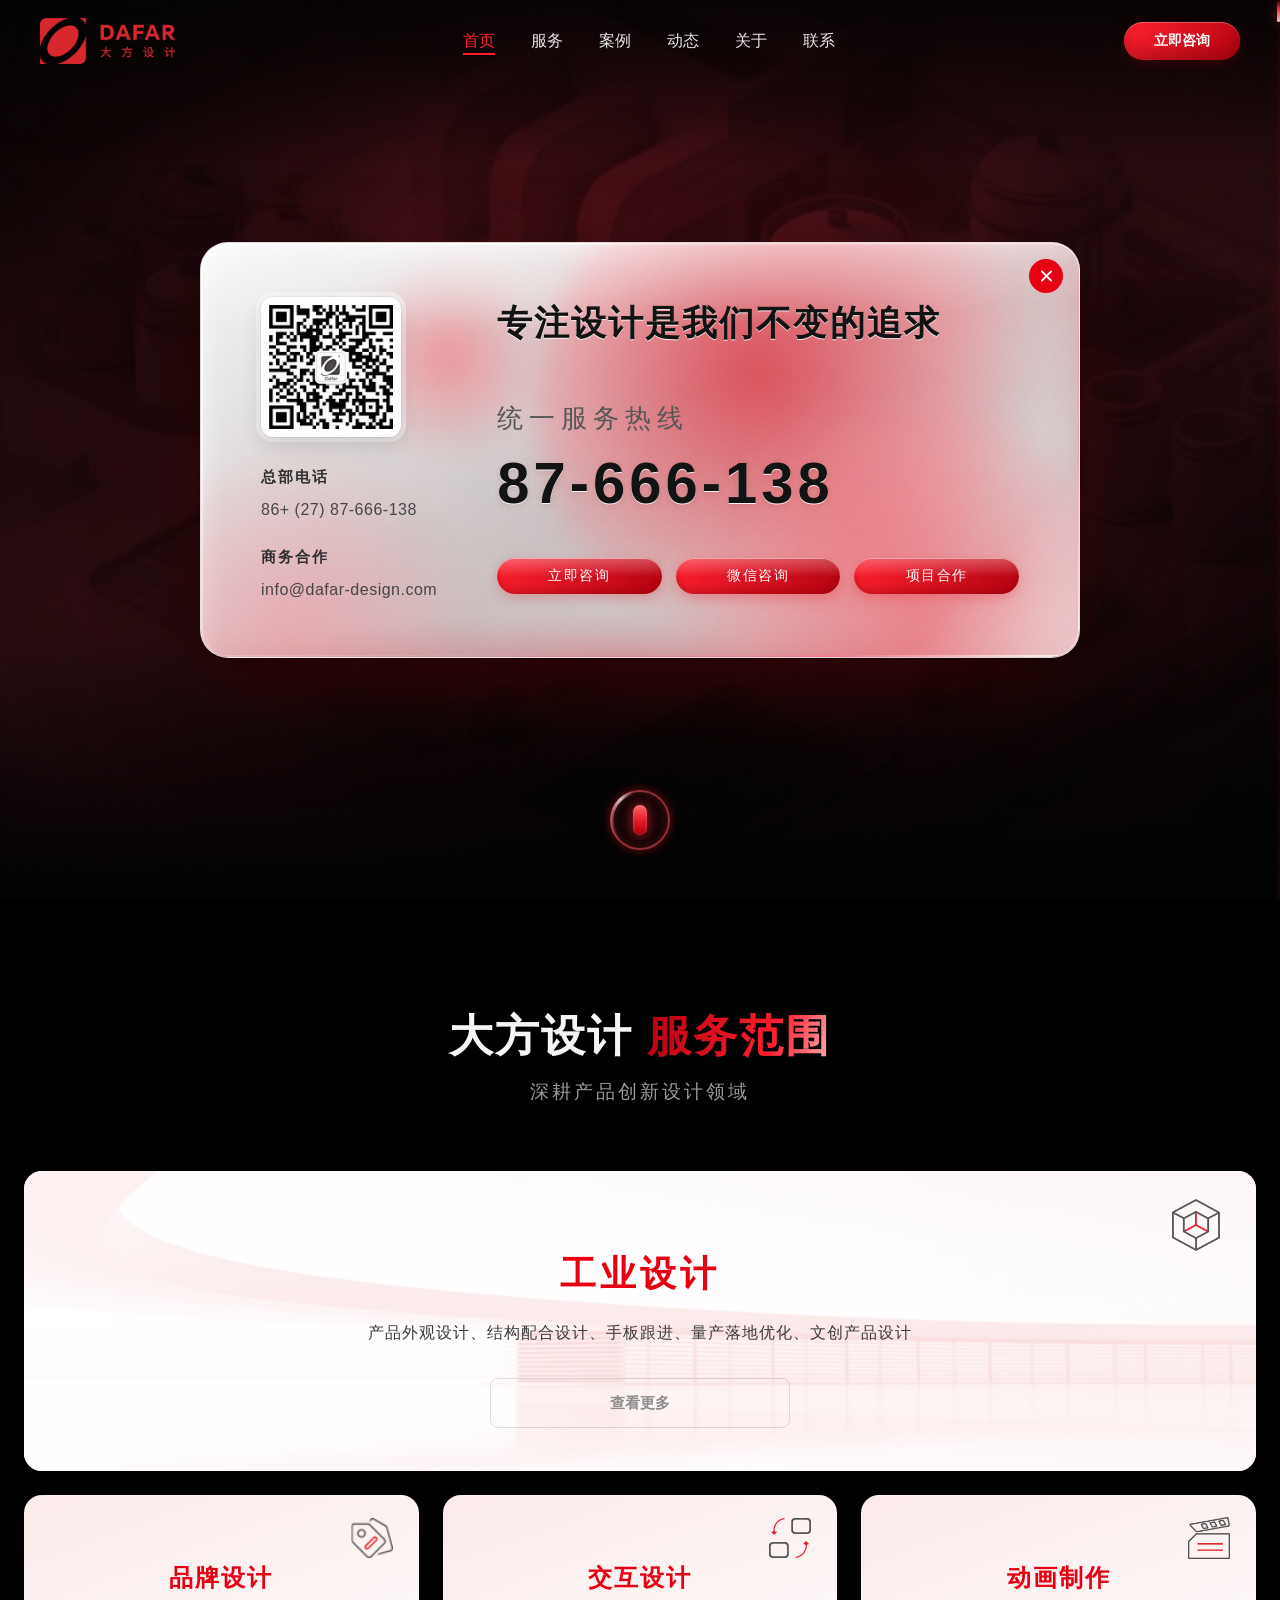
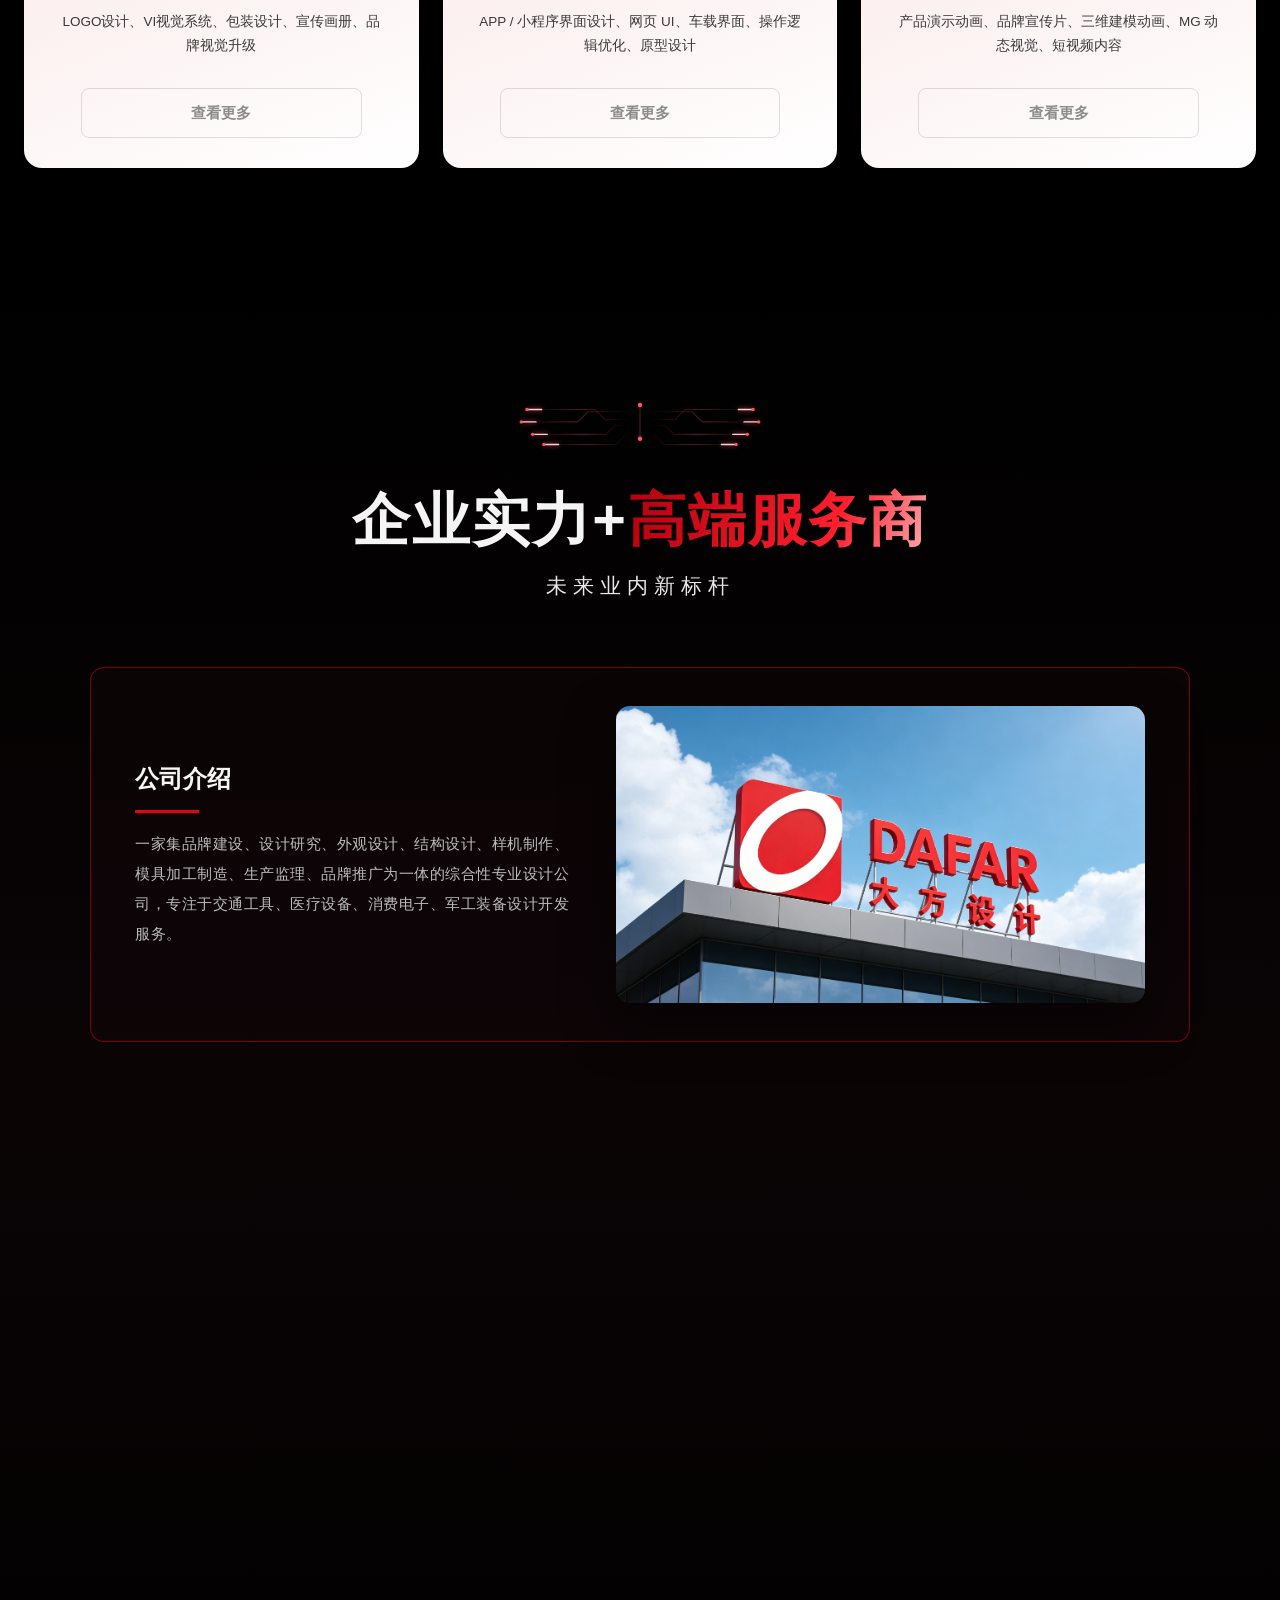
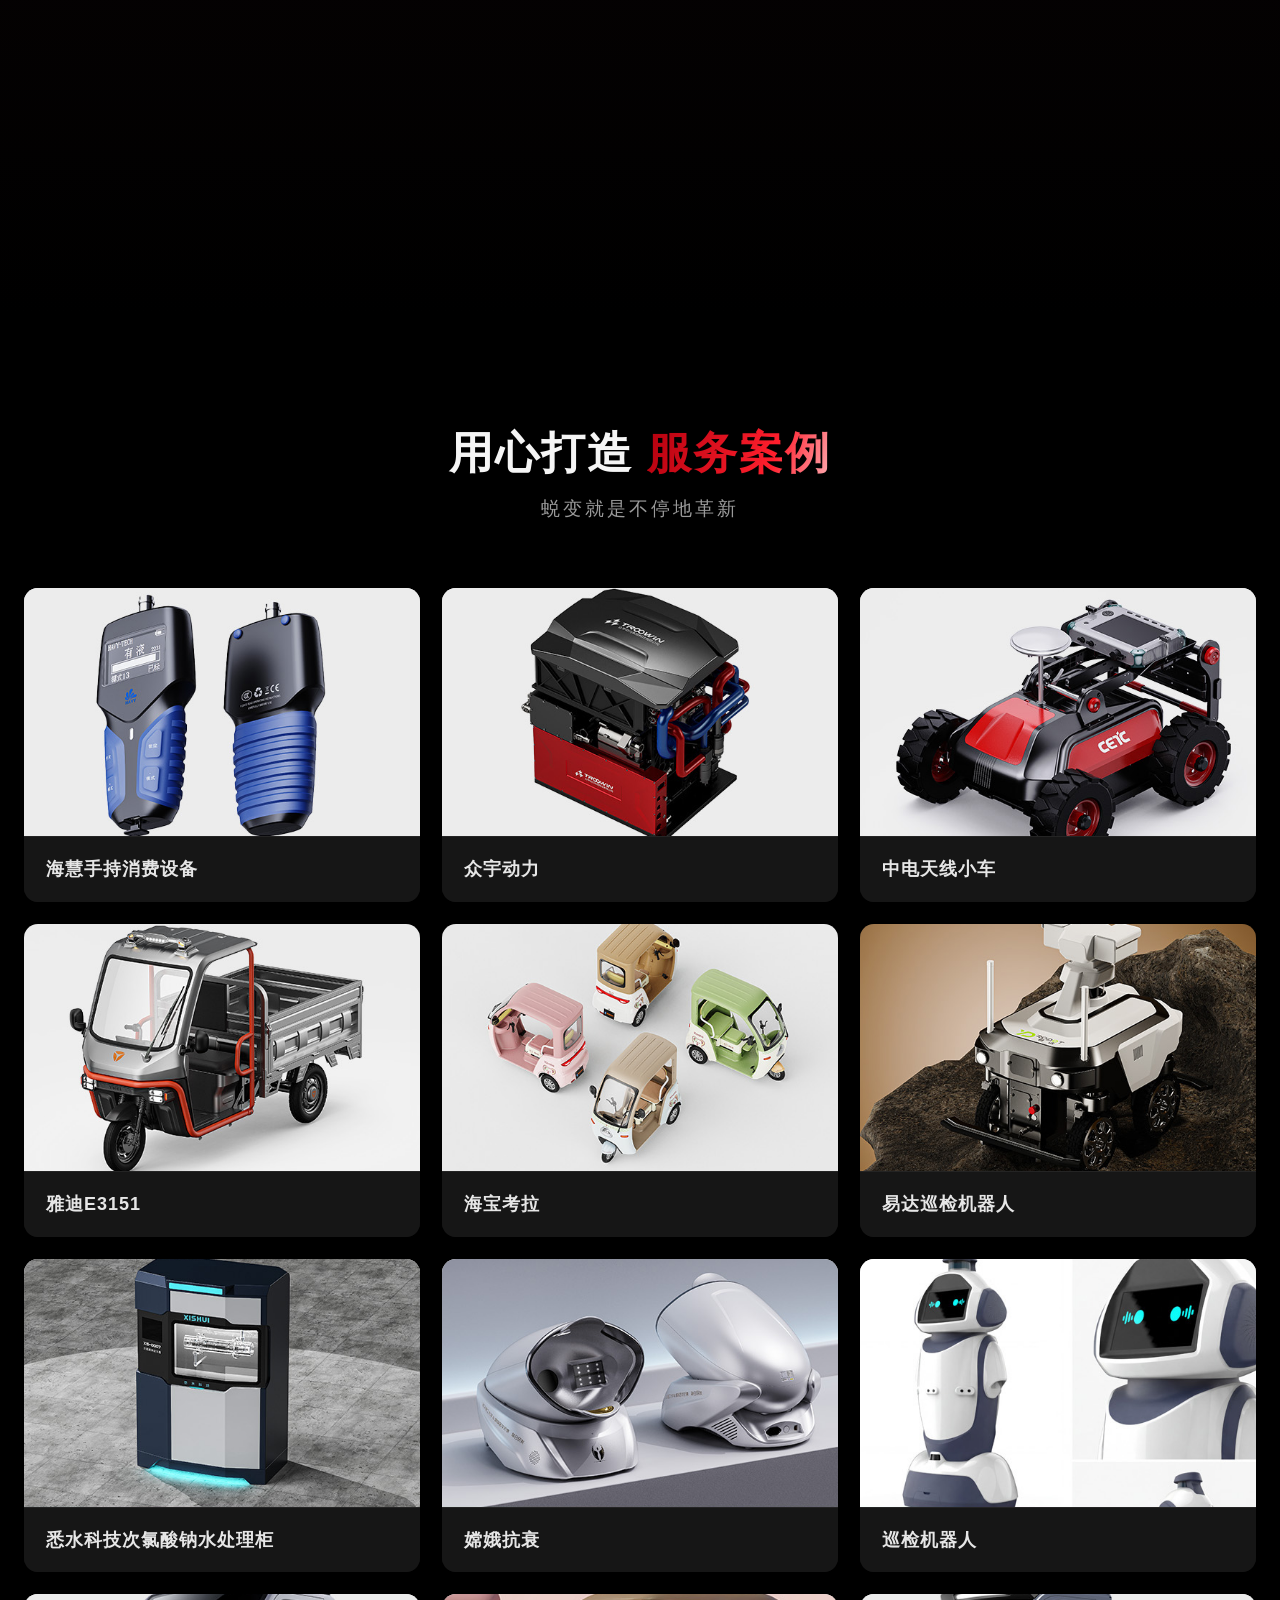
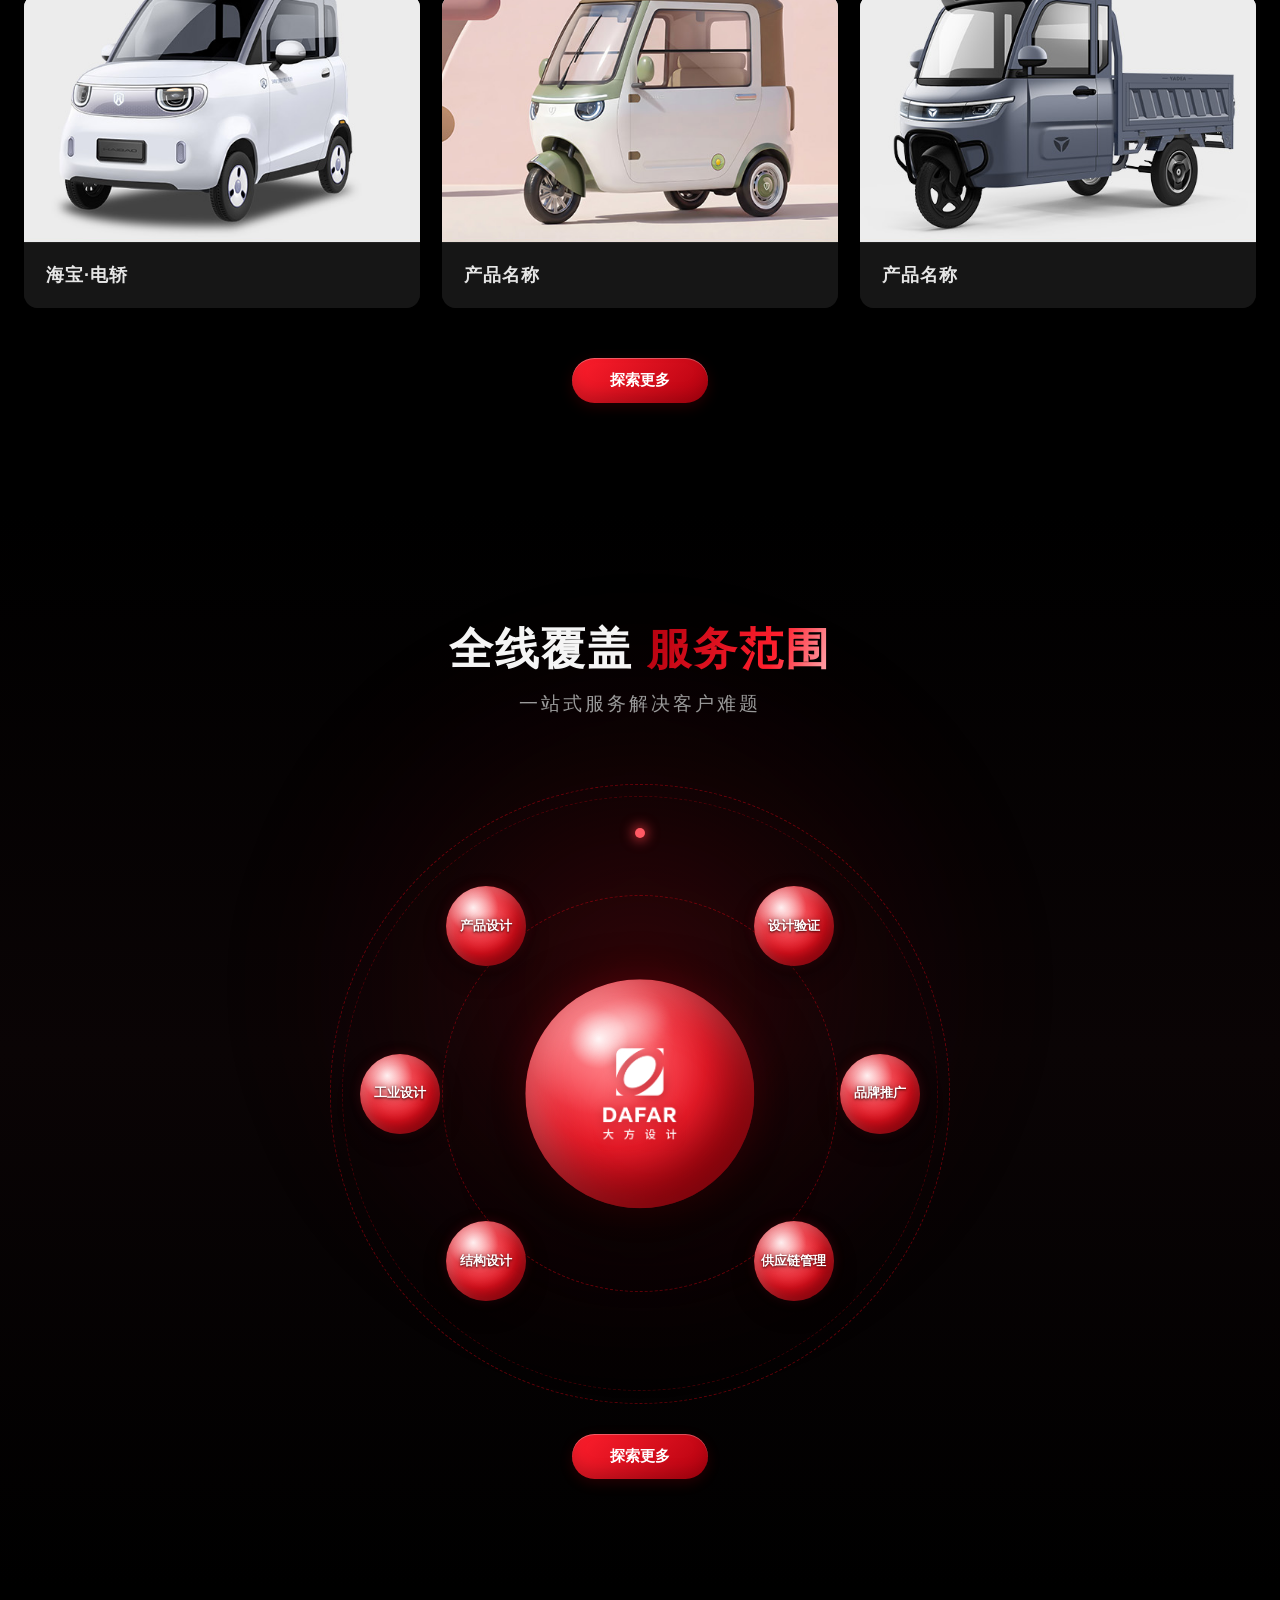
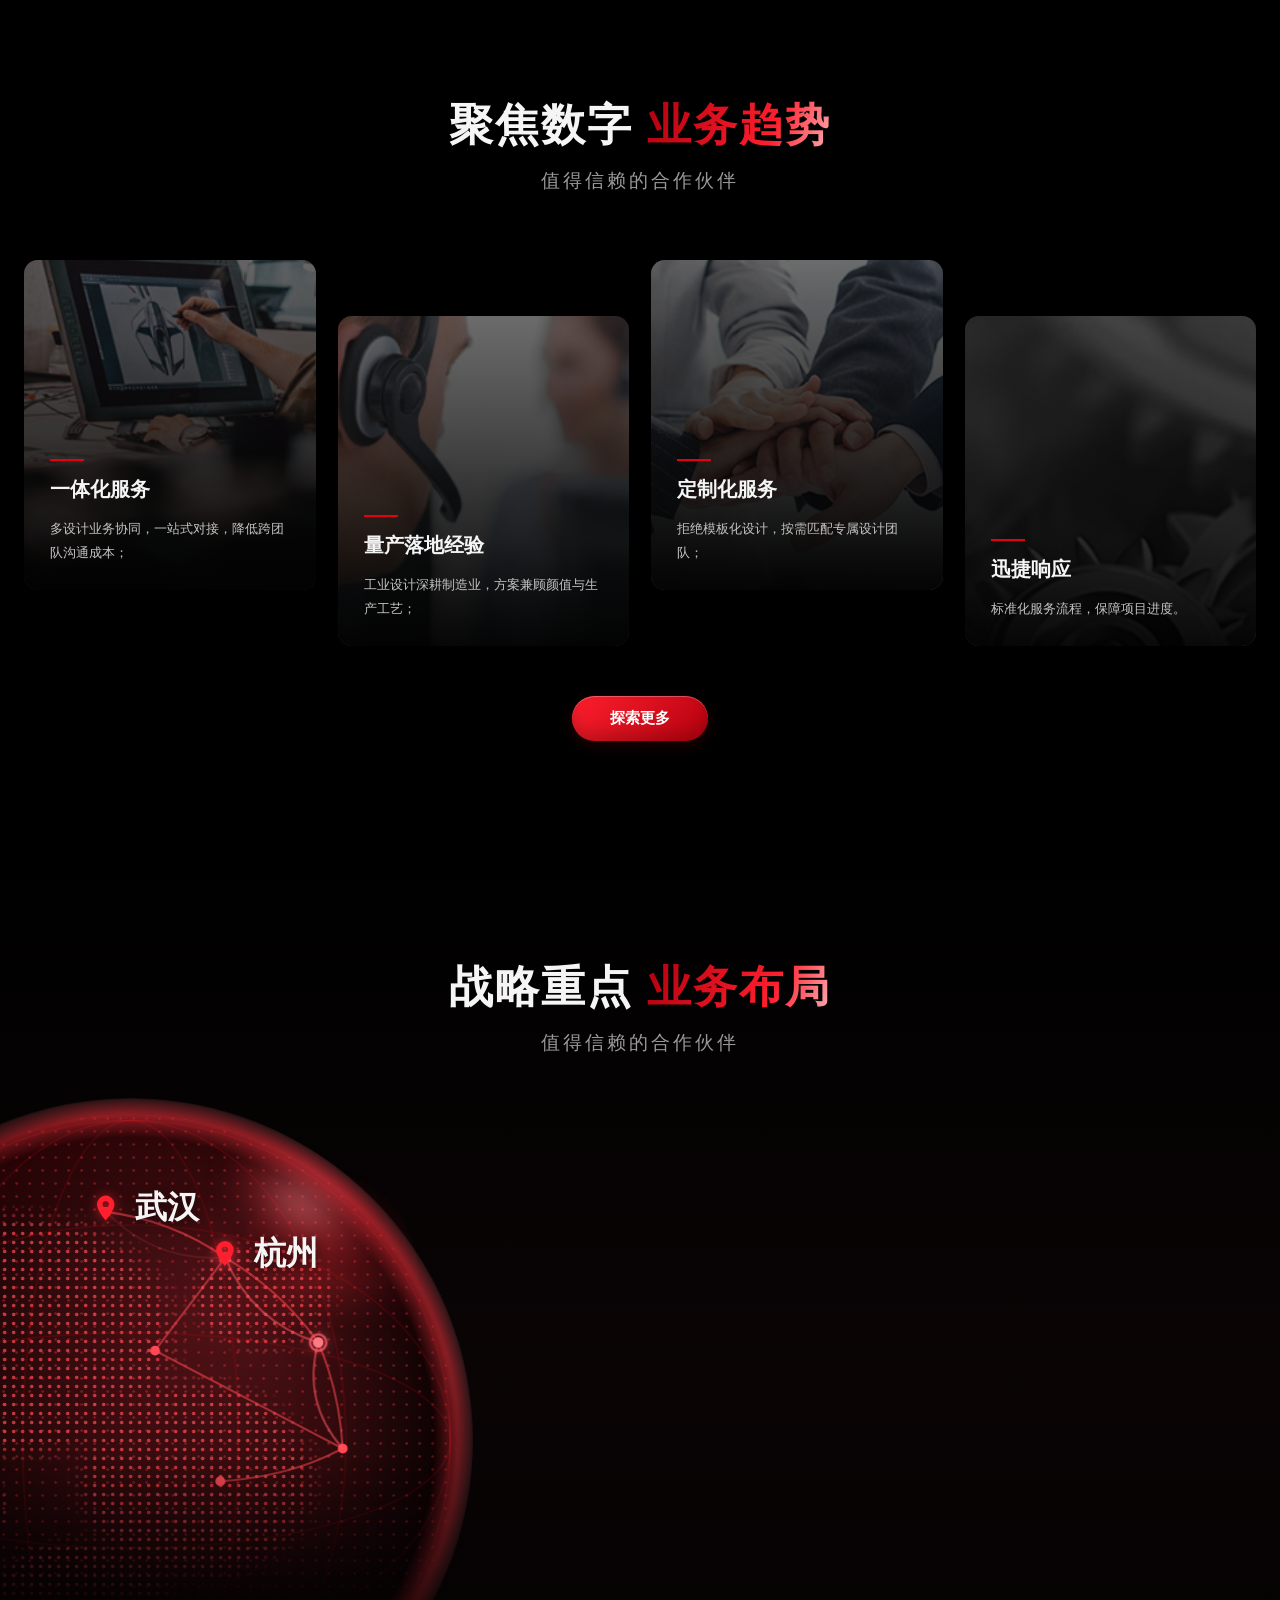
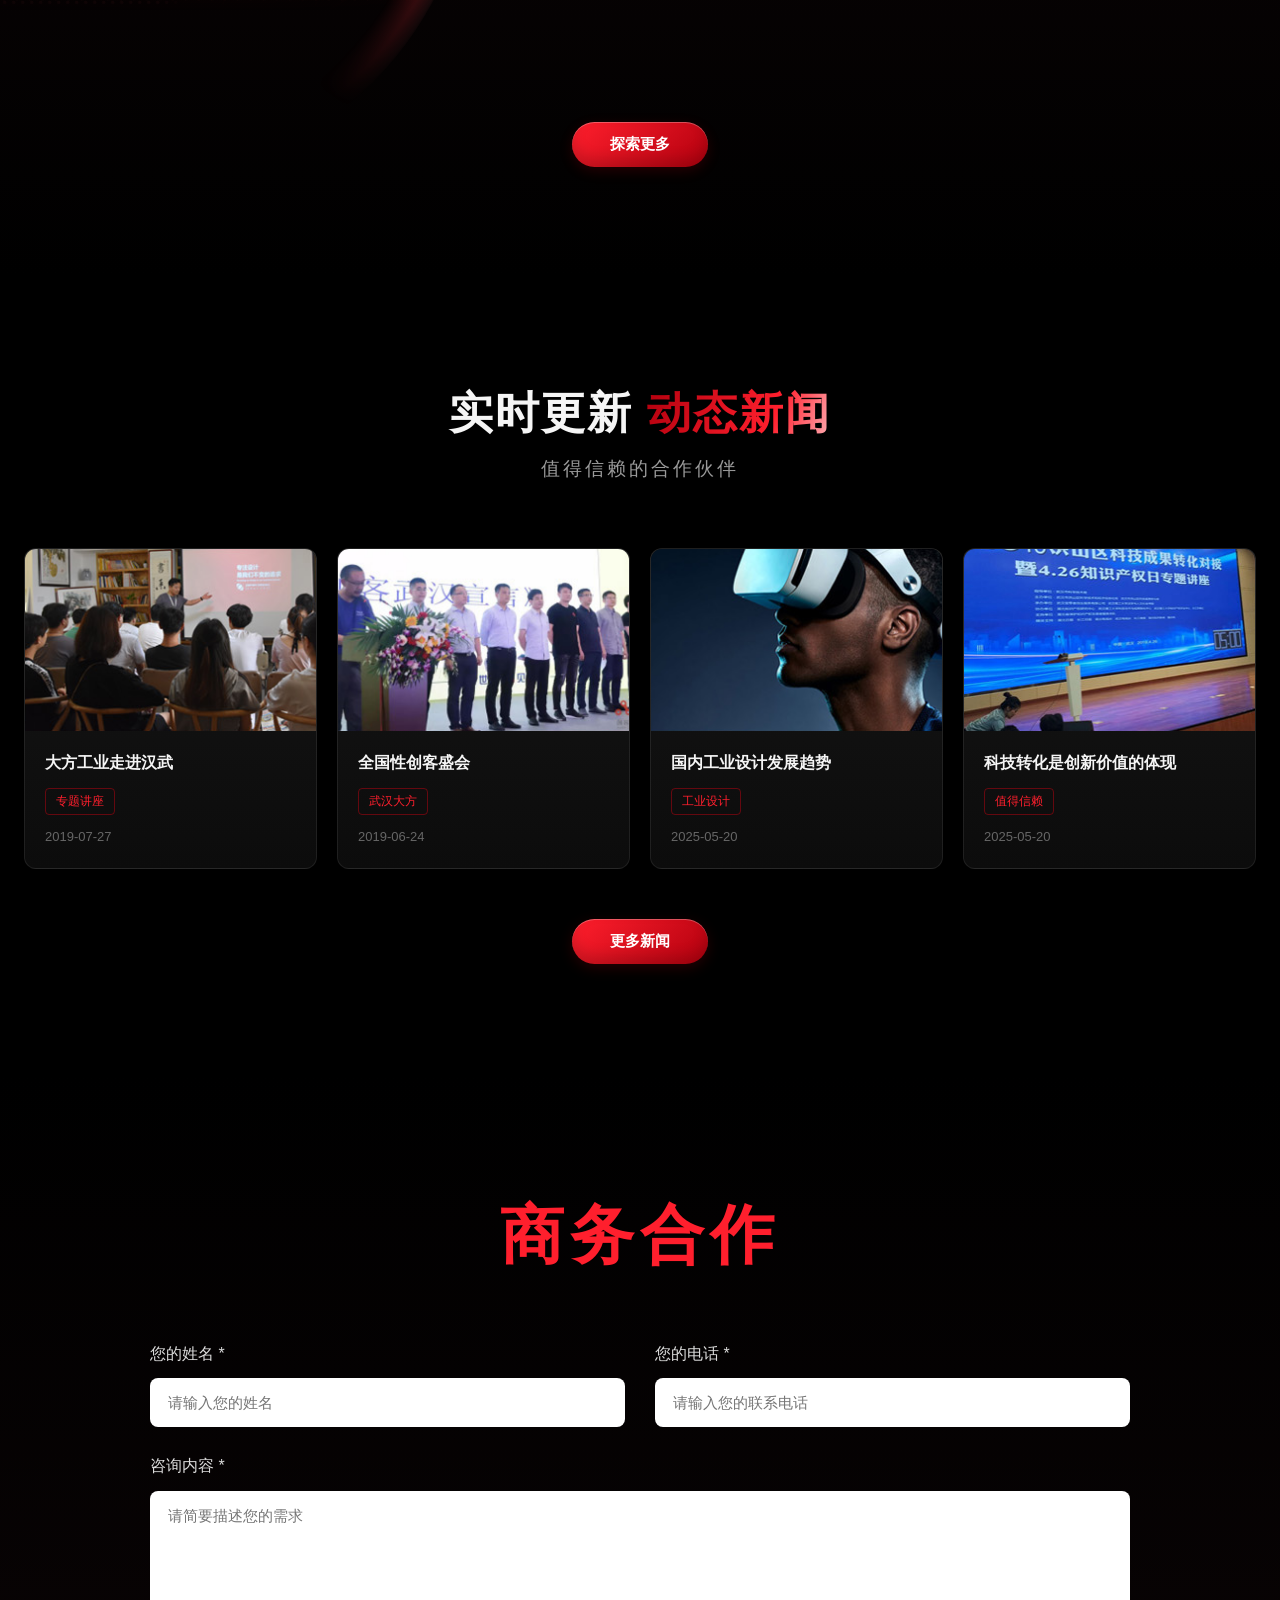
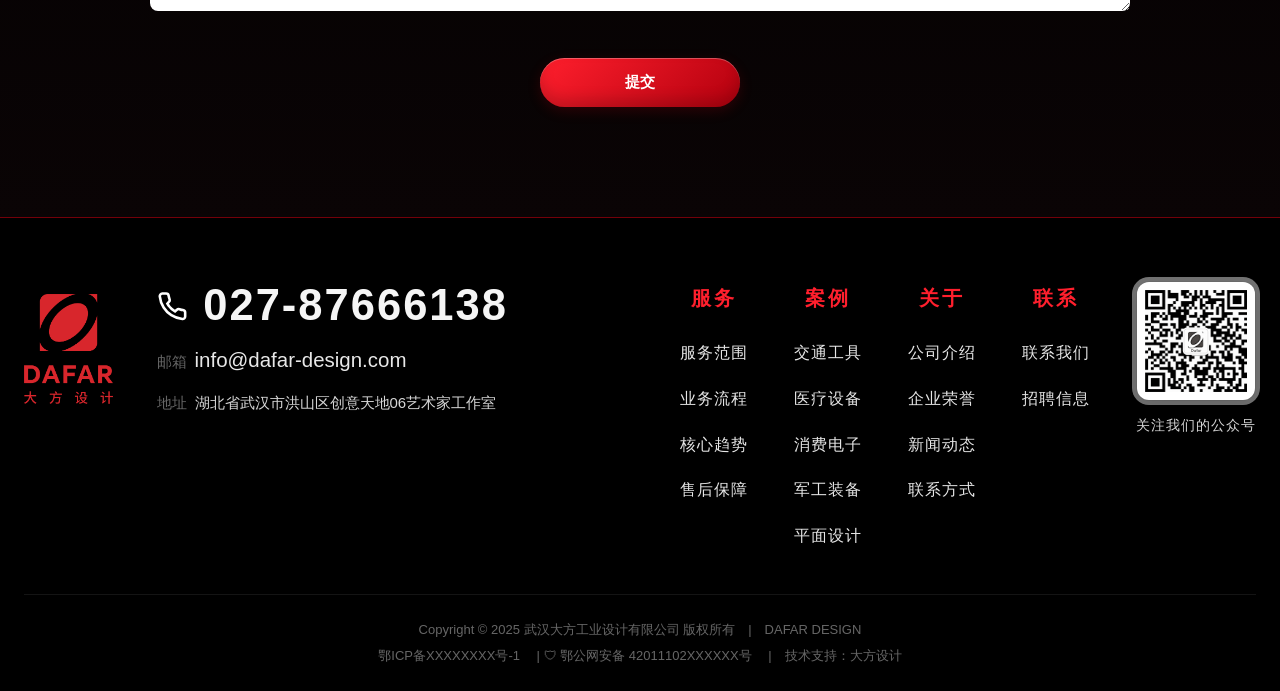
<file: index.html>
<!DOCTYPE html>
<html lang="zh-CN">
<head>
<meta charset="UTF-8">
<meta name="viewport" content="width=device-width, initial-scale=1.0">
<meta name="description" content="大方设计 DAFAR DESIGN — 集品牌建设、设计研究、外观设计、结构设计、样机制作、模具加工、生产监理、品牌推广于一体的综合性专业设计公司。专注交通工具、医疗设备、消费电子、军工装备设计开发。">
<meta name="keywords" content="大方设计,工业设计,品牌设计,交互设计,动画制作,武汉工业设计,DAFAR DESIGN">
<title>大方设计 DAFAR DESIGN — 专注设计是我们不变的追求</title>
<style>
/* ============ 全局变量 & 复位 ============ */
:root{
  --red:#e60012;
  --red-bright:#ff1f2d;
  --red-deep:#b3000e;
  --red-glow:rgba(230,0,18,.55);
  --bg:#000000;
  --bg-soft:#0c0608;
  --bg-card:#141414;
  --bg-card-2:#1c1c1c;
  --text:#f5f5f5;
  --text-dim:#9a9a9a;
  --text-faint:#666;
  --line:rgba(255,255,255,.08);
  --radius:16px;
  --shadow:0 20px 50px rgba(0,0,0,.5);
  --ease-spring:cubic-bezier(.16,1,.3,1);
  --ease-out:cubic-bezier(.22,.61,.36,1);
  --maxw:1280px;
}
*{margin:0;padding:0;box-sizing:border-box}
html{scroll-behavior:smooth;scroll-padding-top:80px;overflow-x:clip}
body{
  font-family:"PingFang SC","Microsoft YaHei","Hiragino Sans GB","Noto Sans SC",-apple-system,sans-serif;
  background:var(--bg);color:var(--text);line-height:1.6;overflow-x:hidden;
  -webkit-font-smoothing:antialiased;
}
img{max-width:100%;display:block}
a{color:inherit;text-decoration:none}
button{font-family:inherit;cursor:pointer;border:none;background:none;color:inherit}
ul{list-style:none}
.container{max-width:var(--maxw);margin:0 auto;padding:0 24px}

/* ============ 通用标题 ============ */
.section{padding:110px 0;position:relative}
.sec-head{text-align:center;margin-bottom:64px}
.sec-head h2{
  font-size:clamp(28px,4vw,44px);font-weight:800;line-height:1.2;
  opacity:0;filter:blur(12px);letter-spacing:18px;transform:translateY(14px);
  transition:opacity 1s var(--ease-out),filter 1s var(--ease-out),
             letter-spacing 1.2s var(--ease-spring),transform 1s var(--ease-spring);
}
.sec-head.in h2{opacity:1;filter:blur(0);letter-spacing:2px;transform:none}
.sec-head h2 em{
  font-style:normal;color:transparent;
  background:linear-gradient(110deg,#b3000e 0%,#ff1f2d 30%,#ffd6d9 48%,#ff5560 52%,#ff1f2d 70%,#b3000e 100%);
  background-size:240% auto;-webkit-background-clip:text;background-clip:text;-webkit-text-fill-color:transparent;
  animation:shine 4.5s linear infinite;
}
@keyframes shine{to{background-position:-240% center}}
.sec-head p{color:var(--text-dim);font-size:clamp(15px,1.6vw,19px);margin-top:14px;letter-spacing:3px;
  opacity:0;transform:translateY(10px);transition:opacity .9s .28s var(--ease-out),transform .9s .28s var(--ease-out)}
.sec-head.in p{opacity:1;transform:none}

/* 红色按钮 */
.btn{
  display:inline-flex;align-items:center;justify-content:center;gap:8px;
  background:linear-gradient(135deg,var(--red-bright),var(--red-deep));
  color:#fff;padding:13px 38px;border-radius:40px;font-size:15px;font-weight:600;
  box-shadow:0 4px 14px rgba(230,0,18,.16);
  transition:transform .35s var(--ease-spring),box-shadow .35s var(--ease-spring),filter .3s;
  position:relative;overflow:hidden;
}
.btn::after{
  content:"";position:absolute;top:0;left:-120%;width:60%;height:100%;
  background:linear-gradient(120deg,transparent,rgba(255,255,255,.45),transparent);
  transform:skewX(-20deg);transition:left .6s var(--ease-out);
}
.btn:hover{transform:translateY(-3px) scale(1.03);box-shadow:0 8px 22px rgba(230,0,18,.25);filter:brightness(1.06)}
.btn:hover::after{left:130%}
.btn-ghost{background:transparent;border:1px solid var(--red);box-shadow:none}

/* ============ 导航 ============ */
/* 跨文档 View Transitions：首页↔服务页切换时导航栏独立成组保持稳定，
   正文平滑交叉淡入，消除整页重载的闪跳（不支持的浏览器自动回退为普通跳转） */
@view-transition{navigation:auto}
.nav{
  view-transition-name:site-nav;
  position:fixed;top:0;left:0;width:100%;z-index:1000;
  display:flex;align-items:center;justify-content:space-between;
  padding:18px 40px;transition:background .4s,backdrop-filter .4s,box-shadow .4s;
}
/* 滚动时只换底与描边，不压行高：压 padding / 缩 logo 都会让六个菜单项整体位移，回顶时看着像抖了一下。
   底边线用 inset 阴影画，避免 border 参与盒模型把行高顶出 1px。 */
.nav.scrolled{
  background:rgba(8,4,5,.85);backdrop-filter:blur(14px);-webkit-backdrop-filter:blur(14px);
  box-shadow:inset 0 -1px 0 var(--line),0 4px 30px rgba(0,0,0,.6);
}
.logo{display:flex;align-items:center;gap:10px}
.logo img{height:46px;width:auto;display:block;transform-origin:left center;
  transition:transform .45s var(--ease-out),filter .4s;filter:drop-shadow(0 2px 8px rgba(0,0,0,.5))}
.nav.scrolled .logo img{transform:scale(.87)}
.nav-menu{display:flex;gap:36px}
.nav-menu li{position:relative}
.nav-menu a{font-size:16px;font-weight:500;position:relative;padding:6px 0;color:#e8e8e8;transition:color .3s}
.nav-menu a::after{
  content:"";position:absolute;left:0;bottom:0;width:0;height:2px;
  background:var(--red-bright);transition:width .35s var(--ease-out);
}
.nav-menu a:hover,.nav-menu a.active{color:var(--red-bright)}
.nav-menu a:hover::after,.nav-menu a.active::after{width:100%}
/* “服务”下拉子菜单（与服务页一致） */
.dropdown{
  position:absolute;top:100%;left:50%;transform:translateX(-50%) translateY(10px);
  min-width:148px;padding:10px 0;border-radius:12px;
  background:rgba(12,6,7,.94);backdrop-filter:blur(16px) saturate(1.4);-webkit-backdrop-filter:blur(16px) saturate(1.4);
  border:1px solid rgba(230,0,18,.28);box-shadow:0 18px 44px rgba(0,0,0,.6);
  opacity:0;visibility:hidden;transition:opacity .3s var(--ease-out),transform .3s var(--ease-spring),visibility .3s;
}
.nav-menu li:hover .dropdown{opacity:1;visibility:visible;transform:translateX(-50%) translateY(4px)}
.dropdown::before{ /* 悬停缓冲区，防止鼠标滑过缝隙时闪没 */
  content:"";position:absolute;left:0;right:0;top:-12px;height:12px}
.dropdown a{
  display:block;padding:9px 24px;font-size:14px;color:#ddd;text-align:center;white-space:nowrap;
  letter-spacing:1px;transition:color .25s,background .25s;
}
.dropdown a::after{content:none}
.dropdown a:hover{color:var(--red-bright);background:rgba(230,0,18,.1)}
.nav-cta{padding:10px 30px;font-size:14px}
.nav-toggle{display:none;flex-direction:column;gap:5px;padding:8px}
.nav-toggle span{width:26px;height:2px;background:#fff;transition:.3s}

/* ============ HERO ============ */
.hero{
  min-height:100vh;position:relative;display:flex;align-items:center;justify-content:center;
  background:linear-gradient(160deg,#0c0405 0%,#070202 55%,#000 100%);
  overflow:hidden;
}
/* Spline 3D 背景层 */
.hero-bg{position:absolute;inset:0;overflow:hidden;z-index:0;pointer-events:none}
.hero-bg .spline{
  position:absolute;inset:0;width:100%;height:100%;border:0;pointer-events:none;
  /* 把灰色场景染成主题红黑高级配色 */
  filter:brightness(.72) contrast(1.12) sepia(.5) saturate(2.6) hue-rotate(-18deg);
}
/* ===== 等距工厂场景层（视觉位于 3D 流线下层）=====
   半透明叠加：场景以约 75% 不透明度覆在 3D 之上，流线从场景中透出，形成"线条悬浮于厂景之上"的层次。
   （早先用 lighten 混合实现同样效果，但混合模式要求每帧读取下层 WebGL 画面做混合运算，
     而 3D 画面逐帧刷新 —— 等于每帧全屏重算一次，是首屏卡顿的主因；改为普通 alpha 合成后几乎零成本。）
   动效设计（克制、缓慢、不抢主体）：
   ① 入场「显影」—— 轻微缩放 + 透明度缓慢浮起，似暗房照片显影浮现（纯 transform/opacity）；
   ② 常驻「呼吸漂移」—— 40s 超慢 Ken Burns 缩放游移，赋予静态图生命感；
   ③ 周期「掠光」—— 每 12s 一道极淡红色斜光扫过厂房，呼应金属质感。
   全程只动 transform/opacity（合成器动画），无模糊、无混合模式。 */
.hero-factory{position:absolute;inset:0;pointer-events:none;overflow:hidden;
  opacity:0;
  animation:factoryIn 2.6s 1s cubic-bezier(.22,1,.36,1) forwards;
  /* 四周羽化收边，使场景融入黑底而非生硬贴图 */
  -webkit-mask:radial-gradient(120% 95% at 50% 46%,#000 55%,transparent 96%);
          mask:radial-gradient(120% 95% at 50% 46%,#000 55%,transparent 96%);}
.hero-factory img{width:100%;height:100%;object-fit:cover;object-position:50% 42%;
  filter:brightness(1.38) saturate(1.2);   /* 半透明叠加会略压暗场景，用滤镜补回原有亮度质感 */
  transform:scale(1.12);transform-origin:50% 45%;will-change:transform;
  animation:factoryDrift 40s ease-in-out 1s infinite alternate;}
.hero-factory::after{ /* 掠光：极淡红色斜向高光带，长间歇缓慢扫过 */
  content:"";position:absolute;inset:-15%;pointer-events:none;
  background:linear-gradient(112deg,transparent 40%,rgba(255,90,100,.12) 50%,rgba(255,180,186,.05) 54%,transparent 62%);
  transform:translateX(-65%);
  animation:factorySheen 12s ease-in-out 5s infinite;}
@keyframes factoryIn{from{opacity:0;transform:scale(1.05)}to{opacity:.75;transform:none}}
@keyframes factoryDrift{
  0%{transform:scale(1.12) translate(0,0)}
  50%{transform:scale(1.18) translate(-1.4%,1.1%)}
  100%{transform:scale(1.09) translate(1.4%,-.9%)}}
@keyframes factorySheen{0%,58%{transform:translateX(-65%)}88%,100%{transform:translateX(65%)}}
/* 叠一层红色，加强主题色（colorize 灰场景），延迟渐现避免闪红 */
.spline-color{position:absolute;inset:0;pointer-events:none;mix-blend-mode:overlay;
  background:radial-gradient(ellipse at 50% 45%,rgba(230,0,18,.22),rgba(120,4,12,.12) 55%,rgba(0,0,0,.25));
  opacity:0;animation:fadeInRed .6s .35s ease forwards;}
/* 叠加深色 + 红色渐隐，融入主题并保证可读性 */
.hero-tint{position:absolute;inset:0;pointer-events:none;
  background:
    radial-gradient(ellipse at 50% 42%,rgba(150,12,22,.10),transparent 55%),
    radial-gradient(ellipse at 50% 100%,rgba(0,0,0,.7),transparent 60%),
    linear-gradient(180deg,rgba(8,2,3,.55) 0%,rgba(8,2,3,.15) 30%,rgba(8,2,3,.25) 70%,#000 100%);
  opacity:0;animation:fadeInRed .6s .35s ease forwards;}
@keyframes fadeInRed{to{opacity:1}}
/* 遮住右下角 Spline 水印，保持干净 */
.spline-mask{position:absolute;right:0;bottom:0;width:190px;height:56px;z-index:2;pointer-events:none;
  background:linear-gradient(135deg,transparent,#000 55%)}
.hero::before{ /* 顶部渐隐保证导航可读 */
  content:"";position:absolute;top:0;left:0;right:0;height:160px;
  background:linear-gradient(to bottom,rgba(0,0,0,.75),transparent);z-index:2;
}
/* iOS 液态玻璃名片：白玻璃 + 内部红色弥散极光（对照新版设计稿） */
.hero-card{
  position:relative;z-index:5;width:min(880px,92vw);overflow:hidden;
  background:linear-gradient(135deg,rgba(255,255,255,.90),rgba(255,255,255,.72) 50%,rgba(255,244,245,.84) 100%);
  /* 卡片底色本身已接近不透明白玻璃，模糊值从 30px 降到 14px、去掉 saturate：
     视觉几乎无差，但每帧要采样的背景区域小得多（背景还是逐帧变化的 3D 画面） */
  -webkit-backdrop-filter:blur(14px);
  backdrop-filter:blur(14px);
  border-radius:28px;padding:54px 60px;display:flex;gap:60px;align-items:stretch;
  border:1px solid rgba(255,255,255,.35);
  /* 厚玻璃：外层分三级投影 + 红色环境反光托底；内层上亮下暗，模拟玻璃板厚度与边缘折射 */
  box-shadow:0 1px 2px rgba(0,0,0,.18),0 10px 24px rgba(0,0,0,.22),0 40px 90px rgba(0,0,0,.5),
    0 34px 70px -28px rgba(230,0,18,.45),
    inset 0 1.5px 0 rgba(255,255,255,1),inset 0 -1px 0 rgba(140,0,12,.18),
    inset 14px 14px 30px -18px rgba(255,255,255,.95),
    inset -16px -22px 36px -20px rgba(170,0,16,.22),
    inset 0 0 0 1px rgba(255,255,255,.25);
  color:#1a1a1a;transform:translateZ(0);
  animation:cardIn .9s ease both;
}
/* 角落静态粉晕：呼应设计稿四角的淡粉色洇染 */
.hero-card::before{
  content:"";position:absolute;inset:0;border-radius:28px;pointer-events:none;z-index:0;
  background:
    radial-gradient(120% 85% at 86% 4%,rgba(255,130,140,.20),transparent 50%),
    radial-gradient(110% 90% at 4% 100%,rgba(255,150,158,.16),transparent 52%),
    radial-gradient(80% 70% at 100% 90%,rgba(255,170,176,.12),transparent 55%),
    radial-gradient(60% 16% at 50% 100%,rgba(230,0,18,.16),transparent 70%),
    url("data:image/svg+xml,%3Csvg xmlns='http://www.w3.org/2000/svg' width='160' height='160'%3E%3Cfilter id='n'%3E%3CfeTurbulence type='fractalNoise' baseFrequency='.9' numOctaves='2' stitchTiles='stitch'/%3E%3CfeColorMatrix values='0 0 0 0 1 0 0 0 0 1 0 0 0 0 1 0 0 0 .5 0'/%3E%3C/filter%3E%3Crect width='100%25' height='100%25' filter='url(%23n)' opacity='.55'/%3E%3C/svg%3E");
  opacity:.95;
}
/* iOS 对角镜面反光（左上玻璃高光） */
.hero-card::after{
  content:"";position:absolute;inset:0;border-radius:28px;pointer-events:none;z-index:1;
  background:
    radial-gradient(140% 38% at 28% -6%,rgba(255,255,255,.75),rgba(255,255,255,.18) 55%,transparent 72%),
    linear-gradient(132deg,rgba(255,255,255,.5) 0%,rgba(255,255,255,.1) 20%,transparent 42%),
    linear-gradient(312deg,rgba(255,255,255,.35) 0%,transparent 14%);
}
/* 玻璃斜切边：渐变描边（左上亮、右下带红反光），mask 只保留 1.5px 边框 */
.card-rim{position:absolute;inset:0;border-radius:28px;padding:1.5px;z-index:3;pointer-events:none;
  background:linear-gradient(140deg,rgba(255,255,255,1),rgba(255,255,255,.35) 26%,rgba(255,255,255,.08) 52%,rgba(255,120,130,.45) 82%,rgba(255,255,255,.85));
  -webkit-mask:linear-gradient(#000 0 0) content-box,linear-gradient(#000 0 0);
  -webkit-mask-composite:xor;mask:linear-gradient(#000 0 0) content-box exclude,linear-gradient(#000 0 0)}
.hero-card.morphing .card-rim{display:none}
/* 红色流体层：四团高斯模糊光斑各自横穿卡片游动（熔岩灯式流体动效）。
   每团是独立合成层、内容静态、只动 transform/opacity —— 模糊结果被 GPU 缓存，逐帧零重绘。
   translate 百分比相对光斑自身尺寸：±50%~140% ≈ 横穿小半张到大半张卡片，肉眼明显。 */
.card-fluid{position:absolute;inset:0;z-index:0;pointer-events:none;overflow:hidden;border-radius:28px}
.card-fluid i{position:absolute;border-radius:50%;will-change:transform,opacity;filter:blur(12px)}
.card-fluid .f1{width:58%;aspect-ratio:1;left:38%;top:-22%;
  background:radial-gradient(circle at 44% 44%,rgba(225,0,18,.58),rgba(255,80,92,.3) 48%,transparent 68%);
  animation:fluidA 6s ease-in-out infinite alternate}
.card-fluid .f2{width:50%;aspect-ratio:1;left:54%;top:36%;
  background:radial-gradient(circle at 55% 50%,rgba(255,50,64,.48),rgba(255,120,130,.22) 52%,transparent 72%);
  animation:fluidB 8s ease-in-out infinite alternate}
.card-fluid .f3{width:44%;aspect-ratio:1;left:-12%;top:46%;
  background:radial-gradient(circle at 50% 50%,rgba(255,130,140,.42),transparent 68%);
  animation:fluidC 10s ease-in-out infinite alternate}
.card-fluid .f4{width:24%;aspect-ratio:1;left:16%;top:2%;
  background:radial-gradient(circle at 50% 50%,rgba(255,60,72,.45),transparent 68%);
  animation:fluidD 4.5s ease-in-out infinite alternate}
@keyframes fluidA{0%{transform:translate(0,0) scale(1)}45%{transform:translate(-75%,40%) scale(1.3)}100%{transform:translate(-25%,75%) scale(.8)}}
@keyframes fluidB{0%{transform:translate(0,0) scale(1)}50%{transform:translate(-85%,-45%) scale(1.35)}100%{transform:translate(-125%,15%) scale(.95)}}
@keyframes fluidC{0%{transform:translate(0,0) scale(1)}50%{transform:translate(80%,-40%) scale(1.25)}100%{transform:translate(125%,20%) scale(.9)}}
@keyframes fluidD{0%{transform:translate(0,0) scale(1);opacity:.65}50%{transform:translate(190%,120%) scale(1.6);opacity:1}100%{transform:translate(60%,220%) scale(.75);opacity:.55}}
@keyframes cardIn{from{opacity:0}to{opacity:1}}
.hero-card.closed{display:none}
/* 液态变形期间的轻量化外观：收掉 80px 大模糊阴影与装饰光层，逐帧重绘成本降到最低 */
.hero-card.morphing{box-shadow:0 18px 44px rgba(0,0,0,.45)}
.hero-card.morphing::before{content:none}
/* 红色羽化层：飞行后半程“凝”成按钮红 / 展开时再褪回玻璃（纯 opacity 合成动画，零重绘） */
.card-veil{
  position:absolute;inset:0;z-index:4;pointer-events:none;opacity:0;
  background:linear-gradient(135deg,var(--red-bright),var(--red-deep));
  box-shadow:inset 0 2px 6px rgba(255,255,255,.4),inset 0 -6px 12px rgba(120,0,8,.35);
}
.card-close{
  position:absolute;top:16px;right:16px;width:34px;height:34px;border-radius:50%;
  background:var(--red);font-size:0;line-height:0;transform-origin:50% 50%;display:flex;align-items:center;justify-content:center;
  transition:transform .3s,background .3s;z-index:3;
}
.card-close::before,.card-close::after{
  content:"";position:absolute;left:50%;top:50%;width:15px;height:2px;border-radius:2px;
  background:#fff;transform-origin:50% 50%;margin:-1px 0 0 -7.5px;
}
.card-close::before{transform:rotate(45deg)}
.card-close::after{transform:rotate(-45deg)}
.card-close:hover{transform:rotate(90deg) scale(1.1);background:var(--red-deep)}
/* 左列纵向两端对齐：二维码顶部对齐右侧标题，联系信息底部对齐右侧按钮 */
.card-left{flex:0 0 auto;text-align:left;position:relative;z-index:2;
  display:flex;flex-direction:column;justify-content:space-between}
.qr{width:140px;height:140px;border-radius:12px;background:#fff;padding:8px;box-shadow:0 8px 20px rgba(0,0,0,.12),0 0 0 1px rgba(0,0,0,.05),0 0 0 5px rgba(255,255,255,.45)}
.card-left .meta{margin-top:28px}
.card-left .meta b{display:block;color:#2e2e2e;font-size:15px;margin-bottom:8px;font-weight:600;letter-spacing:2px}
.card-left .meta .row{margin-bottom:22px;font-size:16px;color:#454545;font-weight:500;letter-spacing:.5px;font-variant-numeric:tabular-nums}
.card-left .meta .row:last-child{margin-bottom:0}
.card-right{flex:1;position:relative;z-index:2}
.card-right h3{font-size:clamp(25px,3.1vw,35px);font-weight:700;color:#111;letter-spacing:2px;line-height:1.5}
.card-right .hotline-label{margin-top:48px;font-size:clamp(17px,2.2vw,26px);color:#555;font-weight:400;letter-spacing:6px}
.card-right .hotline{font-size:clamp(40px,5.4vw,58px);font-weight:700;color:#111;letter-spacing:4px;line-height:1.15;margin-top:10px;
  text-shadow:0 1px 0 rgba(255,255,255,.9),0 2px 6px rgba(120,0,10,.12)}
.card-right h3{text-shadow:0 1px 0 rgba(255,255,255,.85)}
/* 行动按钮胶囊：三等分均布（对照设计稿：立即咨询 / 微信咨询 / 项目合作） */
.card-actions{display:flex;gap:14px;margin-top:42px}
.card-actions .tag{
  flex:1;min-width:0;text-align:center;white-space:nowrap;
  background:linear-gradient(180deg,rgba(255,255,255,.3),rgba(255,255,255,0) 52%),linear-gradient(135deg,var(--red-bright),var(--red-deep));color:#fff;
  padding:9px 0;border-radius:30px;font-size:13.5px;font-weight:500;letter-spacing:1.5px;
  box-shadow:0 4px 12px rgba(230,0,18,.22),inset 0 1px 0 rgba(255,255,255,.5),inset 0 -3px 6px rgba(110,0,8,.3);
  transition:transform .3s var(--ease-spring),box-shadow .3s;
}
.card-actions .tag:hover{transform:translateY(-3px) scale(1.04);box-shadow:0 8px 18px rgba(230,0,18,.38),inset 0 1px 0 rgba(255,255,255,.5),inset 0 -3px 6px rgba(110,0,8,.3)}
/* 重新打开名片的悬浮电话按钮（液态玻璃收束的终点形态） */
.card-reopen{
  position:fixed;right:24px;bottom:28px;z-index:900;width:60px;height:60px;border-radius:50%;
  background:linear-gradient(135deg,var(--red-bright),var(--red-deep));color:#fff;
  display:none;align-items:center;justify-content:center;font-size:26px;line-height:1;
  box-shadow:0 12px 28px rgba(230,0,18,.42),0 2px 6px rgba(0,0,0,.3),
    inset 0 2px 6px rgba(255,255,255,.4),inset 0 -5px 10px rgba(120,0,8,.35);
  animation:float 3s ease-in-out infinite;
  transition:transform .3s var(--ease-spring),box-shadow .3s;
  -webkit-tap-highlight-color:transparent;
}
.card-reopen::before{ /* 顶部玻璃高光，呼应名片质感 */
  content:"";position:absolute;inset:0;border-radius:50%;pointer-events:none;
  background:radial-gradient(circle at 34% 26%,rgba(255,255,255,.55),transparent 48%);
}
.card-reopen:hover{transform:scale(1.12);box-shadow:0 16px 34px rgba(230,0,18,.55),inset 0 2px 6px rgba(255,255,255,.4),inset 0 -5px 10px rgba(120,0,8,.35)}
.card-reopen:active{transform:scale(.94)}
@keyframes float{0%,100%{transform:translateY(0)}50%{transform:translateY(-8px)}}
/* ===== 关闭名片后浮现的中央主张文案 =====
   入场：模糊晕染散开 + 字距从松到收 + 上浮，三段错落；重开名片时快速退场让位 */
.hero-slogan{position:absolute;inset:0;z-index:4;display:flex;flex-direction:column;
  align-items:center;justify-content:center;text-align:center;padding:0 24px;pointer-events:none}
.hero-slogan .sl-cn{
  font-size:clamp(36px,5.8vw,74px);font-weight:200;line-height:1.25;
  background:linear-gradient(92deg,#f23945 0%,#ff949c 16%,#ffd9db 34%,#ffffff 50%,#ffd9db 66%,#ff8d95 84%,#e82935 100%);
  -webkit-background-clip:text;background-clip:text;-webkit-text-fill-color:transparent;color:transparent;
  opacity:0;transform:translateY(36px);filter:blur(16px);letter-spacing:16px;
  transition:opacity .3s ease,transform .3s ease,filter .3s ease,letter-spacing .3s ease;
}
.hero-slogan .sl-en{
  margin-top:22px;font-size:clamp(13px,1.7vw,22px);font-weight:200;color:rgba(255,255,255,.92);
  letter-spacing:clamp(4px,.8vw,11px);text-transform:uppercase;
  opacity:0;transform:translateY(26px);filter:blur(10px);
  transition:opacity .25s ease,transform .25s ease,filter .25s ease;
}
.hero-slogan .sl-act{margin-top:46px;opacity:0;transform:translateY(24px);pointer-events:none;
  transition:opacity .25s ease,transform .25s ease}
.hero-slogan .sl-act .btn{padding:14px 46px;font-size:16px}
.hero-slogan.show .sl-cn{opacity:1;transform:none;filter:blur(0);letter-spacing:4px;
  transition:opacity 1s var(--ease-out),filter 1s var(--ease-out),
             transform 1s var(--ease-spring),letter-spacing 1.4s var(--ease-spring)}
.hero-slogan.show .sl-en{opacity:1;transform:none;filter:blur(0);
  transition:opacity .9s .18s var(--ease-out),filter .9s .18s var(--ease-out),transform .9s .18s var(--ease-spring)}
.hero-slogan.show .sl-act{opacity:1;transform:none;pointer-events:auto;
  transition:opacity .8s .34s var(--ease-out),transform .8s .34s var(--ease-spring)}
/* 滚动指示器：发光环 + 中间胶囊 + 旋转炫光 */
.scroll-ind{
  position:absolute;bottom:42px;left:50%;transform:translateX(-50%);z-index:5;
  width:76px;height:76px;display:flex;align-items:center;justify-content:center;
}
/* 柔光底晕 */
.scroll-ind::before{content:"";position:absolute;inset:-6px;border-radius:50%;
  background:radial-gradient(circle,rgba(255,40,55,.14),transparent 65%);
  animation:siGlow 2.8s ease-in-out infinite}
/* 发光圆环 */
.si-ring{position:absolute;inset:8px;border-radius:50%;
  border:2px solid rgba(255,80,90,.55);
  box-shadow:0 0 10px 1px rgba(255,40,55,.28),inset 0 0 8px rgba(255,70,80,.25);
  animation:siGlow 2.8s ease-in-out infinite}
/* 绕环旋转的炫光弧 */
.si-ring::after{content:"";position:absolute;inset:-2px;border-radius:50%;
  background:conic-gradient(from 0deg,transparent 0 62%,rgba(255,150,160,.5) 80%,rgba(255,255,255,.7) 88%,transparent 96%);
  -webkit-mask:radial-gradient(farthest-side,transparent calc(100% - 4px),#000 calc(100% - 3px));
          mask:radial-gradient(farthest-side,transparent calc(100% - 4px),#000 calc(100% - 3px));
  animation:siSpin 2.6s linear infinite}
/* 中间红色胶囊 */
.si-pill{width:14px;height:30px;border-radius:9px;position:relative;z-index:2;
  background:linear-gradient(180deg,#ff6068,#e0121f 60%,#b3000e);
  box-shadow:0 0 10px 2px rgba(255,40,55,.4),inset 0 1px 3px rgba(255,190,195,.5),inset 0 -2px 4px rgba(120,0,8,.3);
  animation:siBob 2s ease-in-out infinite}
/* 只呼吸透明度：动画化 box-shadow 会逐帧触发重绘，光晕观感几乎相同 */
@keyframes siGlow{0%,100%{opacity:.55}50%{opacity:1}}
@keyframes siSpin{to{transform:rotate(360deg)}}
@keyframes siBob{0%,100%{transform:translateY(-4px)}50%{transform:translateY(4px)}}

/* ============ 服务范围卡片 ============ */
.services-grid{display:grid;grid-template-columns:repeat(4,1fr);gap:26px}
.svc-card{
  background:linear-gradient(160deg,#fbeaea,#ffffff);
  border-radius:18px;padding:38px 26px 26px;text-align:center;color:#222;
  display:flex;flex-direction:column;align-items:center;
  transition:transform .45s var(--ease-spring),box-shadow .45s;
  position:relative;overflow:hidden;cursor:pointer;
}
.svc-card::before{
  content:"";position:absolute;top:-40%;left:-40%;width:180%;height:180%;
  background:radial-gradient(circle,rgba(230,0,18,.12),transparent 60%);
  opacity:0;transition:opacity .5s;
}
.svc-card:hover{transform:translateY(-12px);box-shadow:0 30px 60px rgba(230,0,18,.25)}
.svc-card:hover::before{opacity:1}
.svc-icon{width:72px;height:72px;margin-bottom:22px;color:#333;transition:transform .5s var(--ease-spring)}
.svc-card:hover .svc-icon{transform:scale(1.12) rotate(-4deg);color:var(--red)}
.svc-card:hover .svc-icon img{filter:none}
.svc-card h4{font-size:20px;font-weight:800;color:var(--red);margin-bottom:14px;letter-spacing:1px}
.svc-card p{font-size:13.5px;color:#555;line-height:1.8;flex:1;margin-bottom:22px;text-align:left;width:100%}
.svc-card .btn{width:100%;border-radius:8px;padding:12px;
  background:transparent;color:#8c8c8c;border:1px solid rgba(20,20,20,.13);box-shadow:none;isolation:isolate;
  transition:color .45s var(--ease-out),border-color .45s var(--ease-out),box-shadow .5s var(--ease-out),transform .4s var(--ease-spring)}
/* 红色底从中间向两侧丝滑铺开：默认中性灰，卡片悬浮才变红 */
.svc-card .btn::before{content:"";position:absolute;inset:-1px;z-index:-1;border-radius:inherit;
  background:linear-gradient(135deg,var(--red-bright),var(--red-deep));
  transform:scaleX(0);transform-origin:50% 50%;opacity:0;
  transition:transform .55s var(--ease-spring),opacity .35s var(--ease-out)}
.svc-card .btn::after{opacity:0;transition:left .6s var(--ease-out),opacity .3s}
.svc-card:hover .btn,.svc-card .btn:hover{color:#fff;border-color:transparent;
  box-shadow:0 10px 24px rgba(230,0,18,.28);transform:translateY(-2px) scale(1.02)}
.svc-card:hover .btn::before,.svc-card .btn:hover::before{transform:scaleX(1);opacity:1}
.svc-card:hover .btn::after{opacity:1}
/* 排版：第一张通栏横卡，后三张一排；图标收到右上角，标题/说明/按钮整列居中。动效沿用上面的规则 */
.services-grid{grid-template-columns:repeat(3,1fr);gap:24px}
.svc-card{padding:64px 34px 30px;justify-content:center}
.svc-card .svc-icon{position:absolute;top:22px;right:26px;width:42px;height:42px;margin:0;z-index:1;object-fit:contain}
.svc-card h4{position:relative;z-index:1;font-size:24px;letter-spacing:2px;margin-bottom:12px}
.svc-card p{position:relative;z-index:1;flex:0 0 auto;text-align:center;color:#3a3a3a;margin-bottom:30px}
.svc-card .btn{width:min(300px,86%)}
.svc-card:first-child{grid-column:1/-1;min-height:300px;padding:72px 40px 40px}
.svc-card:first-child .svc-icon{top:28px;right:34px;width:52px;height:52px;object-fit:contain}
.svc-card:first-child h4{font-size:clamp(28px,2.8vw,38px);letter-spacing:4px;margin-bottom:16px}
.svc-card:first-child p{font-size:16px;letter-spacing:1px}
.svc-card:first-child .btn{width:min(300px,70%)}
/* 通栏卡底纹：浅粉建筑图，悬停时缓缓推近 */
.svc-card:first-child{background:linear-gradient(120deg,#fdf0f0,#fff 55%,#fbecec)}
.svc-card:first-child .svc-bg{position:absolute;inset:0;z-index:0;
  background:url(assets/services/wide-pink.png) center/cover no-repeat;
  transform:scale(1.01);transition:transform 1.2s var(--ease-out)}
.svc-card:first-child:hover .svc-bg{transform:scale(1.05)}
.svc-card:first-child>*{position:relative;z-index:1}
.svc-card:first-child .svc-bg{z-index:0}
.svc-card:first-child .svc-icon{position:absolute}

/* ============ 企业实力 ============ */
.strength{background:linear-gradient(180deg,#000,#0a0405,#000)}
/* 本区标题按参考稿放大加重，副题提亮 */
#about .sec-head h2{font-size:clamp(32px,4.5vw,58px);font-weight:900}
#about .sec-head p{color:#e8e8e8;font-size:clamp(16px,1.8vw,21px);letter-spacing:6px}
.circuit{position:relative;width:min(260px,62vw);margin:0 auto 30px}
.circuit svg{width:100%;height:auto;display:block;overflow:visible}
.ckt-base{opacity:.35}
/* 电流流动：亮段沿走线移动 + 自身发光 */
.ckt-flow path{stroke-dasharray:26 320;stroke-dashoffset:0;
  filter:drop-shadow(0 0 5px rgba(255,90,100,.95));
  animation:cktFlow 2.4s linear infinite}
.ckt-flow path:nth-child(1){animation-delay:0s}
.ckt-flow path:nth-child(2){animation-delay:.25s}
.ckt-flow path:nth-child(3){animation-delay:.5s}
.ckt-flow path:nth-child(4){animation-delay:.15s}
.ckt-flow path:nth-child(5){animation-delay:.35s}
.ckt-flow path:nth-child(6){animation-delay:.1s}
.ckt-flow path:nth-child(7){animation-delay:.45s}
.ckt-flow path:nth-child(8){animation-delay:.3s}
@keyframes cktFlow{to{stroke-dashoffset:-346}}
.ckt-node circle{animation:cktNode 2.2s ease-in-out infinite}
.ckt-node circle:nth-child(odd){animation-delay:.6s}
@keyframes cktNode{0%,100%{opacity:.45}50%{opacity:1;filter:drop-shadow(0 0 6px rgba(255,80,90,.9))}}
.intro{
  display:grid;grid-template-columns:1fr 1.2fr;gap:40px;align-items:center;
  border:1px solid rgba(230,0,18,.5);border-radius:14px;padding:38px 44px;
  max-width:1100px;margin:0 auto 70px;
  background:rgba(20,8,10,.4);
}
.intro h3{font-size:24px;font-weight:800;margin-bottom:16px;position:relative;padding-bottom:14px}
.intro h3::after{content:"";position:absolute;left:0;bottom:0;width:64px;height:3px;background:var(--red)}
.intro p{color:#bdbdbd;font-size:15px;line-height:2;letter-spacing:.5px}
.intro-img{border-radius:14px;overflow:hidden;aspect-ratio:16/9;box-shadow:var(--shadow)}
.intro-img img{width:100%;height:100%;object-fit:cover;transition:transform .6s var(--ease-out)}
.intro-img:hover img{transform:scale(1.05)}
.ph{ /* 图片占位 */
  width:100%;height:100%;display:flex;align-items:center;justify-content:center;
  background:linear-gradient(135deg,#2a2a2a,#151515);color:#777;font-size:13px;text-align:center;
  background-image:repeating-linear-gradient(45deg,rgba(255,255,255,.02) 0 12px,transparent 12px 24px);
}
.stats{display:grid;grid-template-columns:repeat(6,1fr);gap:20px;margin-bottom:80px;text-align:center}
.stat .num{font-size:clamp(34px,4.5vw,56px);font-weight:900;color:var(--red-bright);line-height:1;text-align:center}
/* 数字和单位作为一个整体居中：整块的字形中线和下方标签对齐，不加占位 */
.stat .num small{font-size:.5em;margin-left:2px}
.stat .lbl{color:var(--text-dim);font-size:14px;margin-top:10px}
/* logo 墙 —— 横向无限滚动 + 悬停可拖拽 */
.logos{margin-bottom:70px;position:relative}
.logos::before,.logos::after{ /* 两侧渐隐遮罩，高级感 */
  content:"";position:absolute;top:0;bottom:0;width:90px;z-index:3;pointer-events:none}
.logos::before{left:0;background:linear-gradient(90deg,#000,transparent)}
.logos::after{right:0;background:linear-gradient(270deg,#000,transparent)}
.marquee{display:flex;gap:18px;overflow-x:hidden;cursor:grab;padding:6px 0;touch-action:pan-y;
  -ms-overflow-style:none;scrollbar-width:none}
.marquee::-webkit-scrollbar{display:none}
.marquee+.marquee{margin-top:18px}
.marquee.grabbing{cursor:grabbing}
.logo-item{
  flex:0 0 auto;width:180px;height:90px;background:#fff;border-radius:10px;
  display:flex;align-items:center;justify-content:center;padding:3px 5px;overflow:hidden;
  box-shadow:0 6px 18px rgba(0,0,0,.35);
  transition:transform .35s var(--ease-spring),box-shadow .35s,filter .35s;
  filter:grayscale(.25);user-select:none;
}
/* width/height 100% + contain 等比铺满居中；再 scale 1.18 抵消源图自带的内部留白，logo 更大更清晰 */
.logo-item img{width:100%;height:100%;object-fit:contain;object-position:center;
  transform:scale(1.18);pointer-events:none;-webkit-user-drag:none}
.marquee:not(.grabbing) .logo-item:hover{transform:translateY(-6px) scale(1.05);
  box-shadow:0 16px 34px rgba(255,40,55,.28);filter:grayscale(0)}
.hotline-block{text-align:center}
.hotline-block .label{display:inline-flex;align-items:center;gap:10px;font-size:20px;font-weight:600;color:#ddd}
.hotline-block .big{font-size:clamp(40px,6vw,70px);font-weight:900;color:var(--red-bright);letter-spacing:2px;margin:14px 0 28px;text-shadow:0 0 40px rgba(230,0,18,.4)}

/* ============ 案例 ============ */
.cases-grid{display:grid;grid-template-columns:repeat(3,1fr);gap:22px}
.case-card{
  border-radius:14px;overflow:hidden;cursor:pointer;background:#111;
  transition:transform .45s var(--ease-spring),box-shadow .45s;position:relative;
}
.case-card:hover{transform:translateY(-8px);box-shadow:0 26px 54px rgba(0,0,0,.6),0 0 0 1px rgba(230,0,18,.35)}
.case-img{aspect-ratio:16/10;overflow:hidden;background:#e9e9e9}
.case-img .ph{background:linear-gradient(135deg,#e8e8e8,#cfcfcf);color:#888}
.case-img .ph,.case-card:hover .case-img .ph{transition:transform .6s var(--ease-out)}
.case-card:hover .case-img .ph{transform:scale(1.08)}
.case-img img{width:100%;height:100%;object-fit:cover;object-position:50% 50%;display:block;
  transition:transform .6s var(--ease-out)}
.case-card:hover .case-img img{transform:scale(1.08)}
.news-img img{width:100%;height:100%;object-fit:cover;display:block;transition:transform .6s var(--ease-out)}
.news-card:hover .news-img img{transform:scale(1.06)}
.modal-img img{width:100%;height:100%;object-fit:cover;display:block}
.modal-img.has-img{background:#0b0b0b}
/* 标题条：默认深灰，仅悬停的那一张渐变成红色（红色层用 opacity 过渡，渐变本身无法补间） */
.case-title{
  position:relative;isolation:isolate;
  background:#161616;border-top:1px solid rgba(255,255,255,.06);
  color:#e6e6e6;font-size:18px;font-weight:700;padding:18px 22px;letter-spacing:1px;
  display:flex;align-items:center;justify-content:space-between;transition:color .4s;
}
/* 红色层向上多盖 1px，压住 border-top 那一行，否则悬停时红条上方会露出一条深灰线 */
.case-title::before{content:"";position:absolute;inset:-1px 0 0 0;z-index:-1;opacity:0;transition:opacity .45s var(--ease-out);
  background:linear-gradient(135deg,var(--red-bright),var(--red-deep))}
.case-card:hover .case-title{color:#fff}
.case-card:hover .case-title::before{opacity:1}
.case-title .arrow{opacity:0;transform:translateX(-8px);transition:.4s}
.case-card:hover .case-title .arrow{opacity:1;transform:none}

/* ============ 服务范围 环形 ============ */
.orbit-wrap{position:relative;width:min(620px,90vw);height:min(620px,90vw);margin:0 auto 30px}
.orbit-ring{position:absolute;border:1px dashed rgba(230,0,18,.4);border-radius:50%}
.ring-out{inset:0}
.ring-in{inset:18%}
.orbit-spin{position:absolute;inset:8%}
@keyframes spin{to{transform:rotate(360deg)}}
.orbit-dash{position:absolute;inset:2%;border-radius:50%;border:1px dashed rgba(230,0,18,.25);animation:spin 50s linear infinite}
.orbit-comet{position:absolute;inset:8%;animation:spin 12s linear infinite;pointer-events:none}
.orbit-comet::before{content:"";position:absolute;top:-5px;left:50%;width:10px;height:10px;margin-left:-5px;border-radius:50%;background:#ff5a64;box-shadow:0 0 12px 3px rgba(255,60,70,.6)}
/* 3D 红色玻璃球 + 白色 logo 贴上 */
.orbit-center{
  position:absolute;top:50%;left:50%;transform:translate(-50%,-50%);
  width:37%;height:37%;border-radius:50%;z-index:2;
  background:
    radial-gradient(circle at 32% 26%,rgba(255,255,255,.95),rgba(255,150,156,.45) 13%,transparent 33%),
    radial-gradient(circle at 40% 34%,#ff6f76,#ec1c2a 44%,#b30410 80%,#760009 100%);
  box-shadow:
    inset -20px -24px 52px rgba(110,0,7,.85),
    inset 14px 16px 40px rgba(255,185,190,.5),
    0 26px 64px rgba(0,0,0,.6),0 0 34px rgba(230,0,18,.28);
  display:flex;align-items:center;justify-content:center;
  animation:breathe 3.8s ease-in-out infinite;
}
.orbit-center::after{content:"";position:absolute;top:9%;left:18%;width:46%;height:26%;border-radius:50%;
  background:radial-gradient(ellipse at center,rgba(255,255,255,.6),transparent 70%);
  filter:blur(4px);transform:rotate(-18deg);pointer-events:none;z-index:3}
@keyframes breathe{0%,100%{filter:drop-shadow(0 0 14px rgba(230,0,18,.22))}50%{filter:drop-shadow(0 0 30px rgba(230,0,18,.42))}}
.orbit-center .mark{width:32%;height:auto;position:relative;z-index:2;
  filter:drop-shadow(0 2px 6px rgba(110,0,8,.4))}
/* 3D 小球 */
.orbit-node{
  position:absolute;top:50%;left:50%;width:80px;height:80px;border-radius:50%;
  margin:-40px 0 0 -40px;
  background:
    radial-gradient(circle at 34% 27%,rgba(255,255,255,.92),transparent 32%),
    radial-gradient(circle at 42% 36%,#ff7c82,#e0121f 56%,#9c0410 100%);
  display:flex;align-items:center;justify-content:center;text-align:center;
  font-size:13px;font-weight:700;color:#fff;
  box-shadow:inset -6px -8px 16px rgba(110,0,7,.7),inset 5px 6px 13px rgba(255,185,190,.5),
    0 10px 22px rgba(0,0,0,.45),0 0 12px rgba(255,40,55,.18);
  text-shadow:0 1px 2px rgba(60,0,4,.85),0 0 6px rgba(80,0,6,.6);
  animation:nodeFloat 4.5s ease-in-out infinite;
  transition:box-shadow .35s,transform .35s;
}
.orbit-node:hover{box-shadow:inset -6px -8px 16px rgba(110,0,7,.7),inset 5px 6px 13px rgba(255,185,190,.5),0 14px 30px rgba(255,40,55,.45);z-index:3}
@keyframes nodeFloat{0%,100%{transform:translateY(0)}50%{transform:translateY(-12px)}}
/* 环形区背景呼吸光晕 */
.orbit-sec{position:relative;overflow:hidden}
.orbit-sec::before{content:"";position:absolute;left:50%;top:44%;transform:translate(-50%,-50%);
  width:760px;height:760px;max-width:90vw;max-height:90vw;border-radius:50%;z-index:0;pointer-events:none;
  background:radial-gradient(circle,rgba(170,10,20,.26),rgba(110,6,14,.1) 40%,transparent 70%);
  filter:blur(40px);animation:bgBreathe 6.5s ease-in-out infinite}
@keyframes bgBreathe{0%,100%{opacity:.4;transform:translate(-50%,-50%) scale(.86)}50%{opacity:.75;transform:translate(-50%,-50%) scale(1.06)}}
.orbit-sec .container{position:relative;z-index:1}

/* ============ 业务趋势 ============ */
.trends-grid{display:grid;grid-template-columns:repeat(4,1fr);gap:22px;align-items:start}
.trend-card{
  border-radius:14px;overflow:hidden;position:relative;min-height:330px;
  display:flex;flex-direction:column;justify-content:flex-end;padding:26px;
  background:#161616;transition:margin .5s var(--ease-spring),box-shadow .45s,filter .45s;
}
/* 高低错落：1、3 在上，2、4 下沉（对照原图） */
.trend-card:nth-child(2),.trend-card:nth-child(4){margin-top:56px}
.trend-card:hover{margin-top:0;box-shadow:0 30px 60px rgba(0,0,0,.6);filter:brightness(1.12)}
.trend-card:nth-child(1):hover,.trend-card:nth-child(3):hover{margin-top:-10px}
.trend-card .bg{position:absolute;inset:0;opacity:.5}
.trend-card .bg .ph{background:linear-gradient(135deg,#333,#111)}
.trend-card .bg img{width:100%;height:100%;object-fit:cover;display:block}
/* 竖向卡片只能显示横图的一段：按每张图的主体位置取景，避免只剩虚化背景 */
.trend-card:nth-child(2) .bg img{object-position:8% 50%}
.trend-card:nth-child(4) .bg img{object-position:35% 100%}
.trend-card::after{content:"";position:absolute;inset:0;background:linear-gradient(to top,rgba(0,0,0,.92),rgba(0,0,0,.2))}
.trend-card .ct{position:relative;z-index:2}
.trend-card h4{font-size:20px;font-weight:800;margin-bottom:12px;position:relative;padding-top:14px}
.trend-card h4::before{content:"";position:absolute;top:0;left:0;width:34px;height:2px;background:var(--red)}
.trend-card p{font-size:13px;color:#c4c4c4;line-height:1.8}

/* ============ 业务布局 地球（数字粒子地球：左侧出血 + 右上弧光大气层） ============ */
.globe-sec{position:relative;overflow:hidden}
.layout-wrap{position:relative;display:grid;grid-template-columns:1fr 1fr;gap:30px;align-items:center;min-height:560px;z-index:2}
/* 星球从左侧升起：顶部紧贴标题下沿，球面上部与右侧城市列表同一视线高度；
   左侧裁约 30%。尺寸随视口等比（51vw，1920 宽时恰为 980px 上限），
   保证不同屏宽/浏览器缩放下球体右缘始终落在约 36% 处，不会挤向画面中央 */
.globe-stage{position:absolute;left:0;top:263px;
  width:min(980px,51vw);height:min(980px,51vw);
  transform:translateX(-30%);z-index:0;pointer-events:none}
/* 底部渐变羽化：只罩球体本身（52% 起渐隐、76% 全透明，柔和溶入黑底）。
   注意不能罩在 .globe-stage 上——大气弧光/辉光探出容器边界，
   遮罩会在容器上/右边缘把它们生硬切断 */
.globe-sphere,.globe-atmo,.globe-glow{
  -webkit-mask-image:linear-gradient(to bottom,#000 52%,transparent 76%);
          mask-image:linear-gradient(to bottom,#000 52%,transparent 76%)}
.globe-sphere{position:absolute;inset:0;border-radius:50%;overflow:hidden;
  background:
    radial-gradient(circle at 64% 30%,rgba(255,60,72,.26),transparent 52%),
    radial-gradient(circle at 86% 88%,rgba(255,70,82,.08),transparent 40%),
    radial-gradient(circle at 50% 50%,#1d0507,#100304 58%,#080102 100%);
  box-shadow:inset -38px -30px 100px rgba(0,0,0,.78),inset 35px 25px 70px rgba(230,0,18,.12),0 0 130px rgba(230,0,18,.26);
}
/* 经度滚动的细点阵（整球底纹，营造自转感） */
.globe-dots{position:absolute;inset:-2px;border-radius:50%;
  background-image:radial-gradient(rgba(255,60,72,.85) 1px,transparent 1.6px);
  background-size:13px 13px;opacity:.38;
  -webkit-mask:radial-gradient(circle at 50% 50%,#000 62%,rgba(0,0,0,.35) 78%,transparent 92%);
          mask:radial-gradient(circle at 50% 50%,#000 62%,rgba(0,0,0,.35) 78%,transparent 92%);
  animation:globeSpin 26s linear infinite}
/* 粒子“大陆”：更亮更密的点阵，用多块椭圆遮罩拼出大陆轮廓感，与底纹同速转动 */
.globe-land{position:absolute;inset:-2px;border-radius:50%;
  background-image:radial-gradient(rgba(255,75,86,.95) 1.5px,transparent 2.2px);
  background-size:9px 9px;opacity:.75;
  -webkit-mask:
    radial-gradient(34% 26% at 33% 34%,#000 0 62%,transparent 78%),
    radial-gradient(26% 22% at 60% 56%,#000 0 60%,transparent 76%),
    radial-gradient(22% 16% at 42% 76%,#000 0 58%,transparent 74%),
    radial-gradient(17% 13% at 70% 28%,#000 0 55%,transparent 72%),
    radial-gradient(14% 11% at 22% 60%,#000 0 55%,transparent 72%);
          mask:
    radial-gradient(34% 26% at 33% 34%,#000 0 62%,transparent 78%),
    radial-gradient(26% 22% at 60% 56%,#000 0 60%,transparent 76%),
    radial-gradient(22% 16% at 42% 76%,#000 0 58%,transparent 74%),
    radial-gradient(17% 13% at 70% 28%,#000 0 55%,transparent 72%),
    radial-gradient(14% 11% at 22% 60%,#000 0 55%,transparent 72%);
  animation:globeSpin 26s linear infinite}
@keyframes globeSpin{to{background-position:240px 0}}
/* 右上弧光大气层：贴着球缘的一道红色晨昏弧 + 高亮日出点（对照参考图） */
.globe-atmo{position:absolute;inset:-2.5%;border-radius:50%;pointer-events:none;
  background:radial-gradient(circle at 50% 50%,transparent 62.5%,rgba(255,55,66,.52) 67.5%,rgba(255,120,130,.16) 70.5%,transparent 75%);
  -webkit-mask:linear-gradient(215deg,#000 24%,transparent 60%);
          mask:linear-gradient(215deg,#000 24%,transparent 60%);
  filter:blur(1px)}
.globe-atmo::after{content:"";position:absolute;left:62%;top:8%;width:26%;height:15%;
  background:radial-gradient(closest-side,rgba(255,130,140,.6),rgba(255,60,72,.22) 60%,transparent);
  filter:blur(12px);transform:rotate(32deg)}
/* 经纬网格线 + 网络连线 */
.globe-net{position:absolute;inset:0;width:100%;height:100%}
.globe-net .node{animation:nodePulse 2.6s ease-in-out infinite;transform-box:fill-box;transform-origin:50% 50%}
.globe-net .node:nth-child(2){animation-delay:.6s}
.globe-net .node:nth-child(3){animation-delay:1.1s}
.globe-net .node:nth-child(4){animation-delay:1.6s}
@keyframes nodePulse{0%,100%{opacity:.4;r:2.5}50%{opacity:1;r:4}}
/* 标注瞬间：既有节点短促闪亮（替代常驻脉冲一拍） */
.globe-net .node.hit{animation:nodeHit .85s cubic-bezier(.3,.7,.3,1)}
@keyframes nodeHit{0%{transform:scale(1)}28%{transform:scale(2.4);opacity:1;filter:drop-shadow(0 0 10px rgba(255,85,95,1))}100%{transform:scale(1);opacity:.7}}
.globe-glow{position:absolute;right:6%;top:9%;
  width:28%;height:32%;border-radius:50%;
  background:radial-gradient(circle,rgba(255,45,55,.3),transparent 70%);filter:blur(26px)}
/* 城市块在右半区偏左起排，两列交错（参考稿） */
.cities{display:flex;flex-direction:column;gap:12px;position:relative;z-index:2;width:max-content;margin-left:37%;margin-right:auto}
.city{display:flex;align-items:center;gap:14px;font-size:clamp(22px,2.6vw,32px);font-weight:600;padding:7px 0;
  text-shadow:0 2px 12px rgba(0,0,0,.6);
  opacity:0;transform:translateX(36px);transition:.7s var(--ease-spring);
}
.city.show{opacity:1;transform:none}
.city:nth-child(1){margin-left:0}
.city:nth-child(2){margin-left:200px}
.city:nth-child(3){margin-left:0}
.city:nth-child(4){margin-left:200px}
.city:nth-child(5){margin-left:0}
.city .pin{width:30px;height:30px;color:var(--red-bright);flex:0 0 30px;filter:drop-shadow(0 0 6px rgba(255,40,55,.6))}

/* ============ 新闻 ============ */
.news-grid{display:grid;grid-template-columns:repeat(4,1fr);gap:20px}
.news-card{border-radius:12px;overflow:hidden;background:linear-gradient(180deg,#161616,#0c0c0c);
  cursor:pointer;transition:transform .4s var(--ease-spring),box-shadow .4s;border:1px solid var(--line)}
.news-card:hover{transform:translateY(-8px);box-shadow:0 22px 44px rgba(0,0,0,.6)}
.news-img{aspect-ratio:16/10;overflow:hidden}
.news-img .ph{background:linear-gradient(135deg,#2b2b2b,#141414)}
.news-body{padding:20px}
.news-body h4{font-size:16px;font-weight:700;margin-bottom:12px;line-height:1.5}
.news-tag{display:inline-block;font-size:12px;color:var(--red-bright);border:1px solid rgba(230,0,18,.4);
  padding:3px 10px;border-radius:4px;margin-bottom:12px}
.news-date{font-size:13px;color:var(--text-faint)}

/* ============ 商务合作表单 ============ */
.contact{background:linear-gradient(180deg,#000,#0a0405)}
.contact h2{text-align:center;font-size:clamp(36px,6vw,64px);font-weight:900;color:var(--red-bright);
  letter-spacing:6px;margin-bottom:54px;animation:titleGlow 3.2s ease-in-out infinite}
@keyframes titleGlow{0%,100%{text-shadow:0 0 28px rgba(230,0,18,.35)}50%{text-shadow:0 0 60px rgba(230,0,18,.85),0 0 110px rgba(230,0,18,.45)}}
.form{max-width:980px;margin:0 auto}
.form-row{display:grid;grid-template-columns:1fr 1fr;gap:30px;margin-bottom:26px}
.field label{display:block;font-size:16px;margin-bottom:12px;color:#ddd}
.field input,.field textarea{
  width:100%;background:#fff;border:none;border-radius:8px;padding:16px 18px;
  font-size:15px;color:#222;font-family:inherit;transition:box-shadow .3s,transform .3s;
}
.field textarea{min-height:120px;resize:vertical}
.field input:focus,.field textarea:focus{outline:none;box-shadow:0 0 0 3px rgba(230,0,18,.4)}
.form .submit{display:block;margin:40px auto 0;min-width:200px;padding:15px}

/* ============ 页脚 ============ */
.footer{border-top:1px solid rgba(230,0,18,.5);background:#000;padding:64px 0 0}
/* 左侧品牌块占满弹性空间，右侧三列链接 + 二维码按内容宽度紧密靠右（对照设计稿） */
.footer-top{display:grid;grid-template-columns:1fr auto auto auto auto auto;gap:48px clamp(32px,3.6vw,58px);align-items:start;padding-bottom:46px}
.f-brand{display:flex;align-items:center;gap:44px}
.f-brand .f-logo{height:110px;width:auto;flex-shrink:0;filter:drop-shadow(0 4px 12px rgba(0,0,0,.5))}
.f-info{display:flex;flex-direction:column;gap:14px;min-width:0}
.f-brand .phone{display:flex;align-items:center;gap:16px;font-size:clamp(34px,3.4vw,48px);font-weight:800;letter-spacing:2px;white-space:nowrap;line-height:1.1}
.f-brand .phone svg{width:clamp(28px,2.4vw,36px);height:auto;color:#fff;flex-shrink:0}
.f-brand .line{font-size:15px;color:#d6d6d6;margin-top:0}
.f-brand .line.mail{font-size:clamp(18px,1.6vw,23px);font-weight:300;color:#e8e8e8}
.f-brand .line b{color:var(--text-faint);font-weight:400;font-size:15px;margin-right:8px}
/* 链接列：标题与链接均居中（对照设计稿），默认亮白、悬停变红并轻微浮起 */
.f-col{text-align:center}
.f-col h5{color:var(--red-bright);font-size:20px;font-weight:700;letter-spacing:3px;margin-bottom:26px}
.f-col a{display:block;color:#e6e6e6;font-size:16px;margin-bottom:20px;white-space:nowrap;letter-spacing:1px;
  transition:color .3s,transform .3s,opacity .3s}
.f-col a:last-child{margin-bottom:0}
/* 悬停列时其余链接微微退后，被悬停项变红浮起 —— 焦点更聚 */
.f-col:hover a:not(:hover){opacity:.45}
.f-col a:hover{color:var(--red-bright);transform:translateY(-2px)}
.f-qr{text-align:center}
.f-qr .qr{width:118px;height:118px;margin:0 auto 14px}
.f-qr .qr img{display:block;width:100%;height:100%;object-fit:contain}
.f-qr p{font-size:14px;color:#d6d6d6;letter-spacing:1px}
.copyright{
  border-top:1px solid var(--line);padding:22px 0;text-align:center;
  font-size:13px;color:var(--text-faint);line-height:2;
}
.copyright a{color:var(--text-faint);transition:color .3s}
.copyright a:hover{color:var(--red-bright)}

/* ============ 弹窗 Modal ============ */
.modal{
  position:fixed;inset:0;z-index:2000;display:flex;align-items:center;justify-content:center;
  background:rgba(0,0,0,.8);backdrop-filter:blur(6px);opacity:0;visibility:hidden;
  transition:opacity .4s,visibility .4s;padding:20px;
}
.modal.open{opacity:1;visibility:visible}
.modal-card{
  background:linear-gradient(160deg,#1c1416,#0c0708);border:1px solid rgba(230,0,18,.4);
  border-radius:18px;max-width:640px;width:100%;padding:0;overflow:hidden;position:relative;
  transform:translateY(40px) scale(.92);transition:transform .5s var(--ease-spring);
  box-shadow:0 40px 90px rgba(0,0,0,.7);
}
.modal.open .modal-card{transform:none}
.modal-img{aspect-ratio:16/9;overflow:hidden}
.modal-img .ph{background:linear-gradient(135deg,#2a2a2a,#141414)}
.modal-body{padding:32px 36px 36px}
.modal-body h3{font-size:26px;font-weight:800;color:var(--red-bright);margin-bottom:14px}
.modal-body p{color:#bdbdbd;font-size:15px;line-height:1.9}
.modal-close{position:absolute;top:18px;right:18px;width:38px;height:38px;border-radius:50%;
  background:var(--red);font-size:0;line-height:0;display:flex;align-items:center;justify-content:center;
  transform-origin:50% 50%;transition:transform .3s;z-index:3}
.modal-close::before,.modal-close::after{
  content:"";position:absolute;left:50%;top:50%;width:16px;height:2px;border-radius:2px;
  background:#fff;transform-origin:50% 50%;margin:-1px 0 0 -8px;
}
.modal-close::before{transform:rotate(45deg)}
.modal-close::after{transform:rotate(-45deg)}
.modal-close:hover{transform:rotate(90deg)}

/* ============ 滚动揭示动画（变速） ============ */
.reveal{opacity:0;transform:translateY(48px);transition:opacity .9s var(--ease-out),transform .9s var(--ease-spring)}
.reveal.in{opacity:1;transform:none}
.reveal.d1{transition-delay:.08s}
.reveal.d2{transition-delay:.16s}
.reveal.d3{transition-delay:.24s}
.reveal.d4{transition-delay:.32s}
.reveal.d5{transition-delay:.4s}
.reveal-l{opacity:0;transform:translateX(-50px);transition:opacity .9s var(--ease-out),transform .9s var(--ease-spring)}
.reveal-l.in{opacity:1;transform:none}
.reveal-r{opacity:0;transform:translateX(50px);transition:opacity .9s var(--ease-out),transform .9s var(--ease-spring)}
.reveal-r.in{opacity:1;transform:none}
.reveal-sc{opacity:0;transform:scale(.86);transition:opacity .8s var(--ease-out),transform .8s var(--ease-spring)}
.reveal-sc.in{opacity:1;transform:none}

/* 离屏区域暂停无限 CSS 动画（电流 / 地球 / 光晕呼吸等），整页更省帧 */
.anim-paused *,.anim-paused *::before,.anim-paused *::after{animation-play-state:paused!important}
/* 首屏滚出视口后直接隐藏 3D iframe：WebGL 渲染循环随之停止，不再与页面滚动争抢 GPU/CPU */
.hero.anim-paused .spline{visibility:hidden}

/* ============ 开场加载动画：logo 品牌动效 → 溶解揭幕与首屏无缝衔接 ============ */
.loader{position:fixed;inset:0;z-index:4000;overflow:hidden}
/* 幕布与首屏 hero 同款底色渐变：揭幕用交叉溶解（纯 opacity 合成动画），
   黑幕淡去时首屏在同色底上原位浮现，无任何方向性扫过，衔接自然无缝 */
.ld-veil{position:absolute;inset:0;z-index:1;will-change:opacity;
  background:
    radial-gradient(ellipse at 50% 40%,rgba(21,5,8,.9),transparent 60%),
    linear-gradient(160deg,#0c0405 0%,#070202 55%,#000 100%);
  transition:opacity .95s ease}
.loader.done .ld-veil{opacity:0}
/* 揭幕瞬间收掉光晕呼吸与扫光，把帧全部让给 logo 飞行 */
.loader.done .ld-wrap::before{animation:none;opacity:0;transition:opacity .25s}
.loader.done .ld-shine{display:none}
.ld-box{position:absolute;inset:0;z-index:2;display:flex;align-items:center;justify-content:center;will-change:transform}
.ld-wrap{position:relative}
/* 红色光晕在 logo 图标背后轻轻呼吸 */
.ld-wrap::before{content:"";position:absolute;left:50%;top:30%;width:300px;height:300px;z-index:-1;border-radius:50%;
  transform:translate(-50%,-50%);background:radial-gradient(circle,rgba(230,0,18,.22),transparent 65%);
  animation:ldGlow 2.4s ease-in-out infinite alternate}
@keyframes ldGlow{from{opacity:.5;transform:translate(-50%,-50%) scale(.9)}to{opacity:1;transform:translate(-50%,-50%) scale(1.15)}}
/* logo 变形动效（三幕，总时长约 1.25s）：
   ① 红色液滴落入中心，liquid 抖动（border-radius 逐帧变形）凝成 logo 图标的圆角方块轮廓；
   ② 完整 logo 自图标中心圆形绽放（clip-path 扩张 + 模糊聚焦 + 轻微回落），液滴同步退场——
      液滴“变成”了 logo，形变与显影连成一体；
   ③ 一道高光沿笔画扫过收尾。 */
.ld-wrap{width:min(180px,34vw)}
.ld-blob{position:absolute;left:17%;top:0;width:66%;aspect-ratio:1;z-index:1;
  background:linear-gradient(135deg,#ff3140,var(--red-deep));
  box-shadow:0 10px 40px rgba(230,0,18,.45),inset 0 2px 8px rgba(255,255,255,.35);
  animation:ldBlob .6s cubic-bezier(.3,1.2,.4,1) both,ldBlobOut .3s .52s ease both}
@keyframes ldBlob{
  0%{opacity:0;transform:scale(.15) rotate(-42deg);border-radius:50%}
  38%{opacity:1;transform:scale(1.1) rotate(9deg);border-radius:46% 54% 52% 48%/52% 46% 54% 48%}
  64%{transform:scale(.94) rotate(-4deg);border-radius:36% 30% 34% 32%/30% 36% 30% 34%}
  100%{opacity:1;transform:scale(1) rotate(0);border-radius:19%}}
@keyframes ldBlobOut{from{opacity:1}to{opacity:0;transform:scale(1.05)}}
/* logo：自图标中心圆形绽放显影 */
.ld-logo{width:100%;height:auto;display:block;position:relative;z-index:2;
  animation:ldReveal .5s .42s cubic-bezier(.25,.9,.35,1) both}
@keyframes ldReveal{
  from{opacity:0;clip-path:circle(6% at 50% 26%);filter:blur(8px);transform:scale(1.06)}
  to{opacity:1;clip-path:circle(125% at 50% 26%);filter:blur(0);transform:scale(1)}}
/* 一道高光沿 logo 笔画扫过（以 logo 自身为遮罩，光只在笔画上流动） */
.ld-shine{position:absolute;inset:0;pointer-events:none;z-index:3;
  background:linear-gradient(115deg,transparent 34%,rgba(255,255,255,.95) 50%,transparent 66%);
  background-size:260% 100%;background-position:135% 0;
  -webkit-mask:url(assets/logo-v.png) center/contain no-repeat;
          mask:url(assets/logo-v.png) center/contain no-repeat;
  animation:ldShine .5s .85s ease-in-out forwards}
@keyframes ldShine{to{background-position:-135% 0}}

/* ============ V3 高级感打磨（纯叠加：不改布局、不改配色、不改内容） ============ */
/* 文字选区与键盘焦点态：交互细节见品质 */
::selection{background:rgba(230,0,18,.85);color:#fff}
:where(a,button,input,textarea):focus-visible{outline:2px solid rgba(255,80,90,.75);outline-offset:3px}
/* 精致深色滚动条（默认灰白滚动条最破坏暗色站的整体感） */
/* 系统滚动条收起：右侧只保留一条品牌线（下方 .sb-rail），避免两条红线并排 */
html{-ms-overflow-style:none;scrollbar-width:none}
::-webkit-scrollbar{width:0;height:0}
::-webkit-scrollbar-track,::-webkit-scrollbar-thumb{background:transparent}
/* 全站细腻胶片颗粒：打散大面积纯黑渐变的“数码感”，质感立刻上一档（静态贴图，零逐帧开销）
   注意不要用 mix-blend-mode：固定层叠加混合会强制整屏每帧重新合成，代价极高；
   普通 alpha 叠加在 .03 不透明度下观感几乎一致 */
.grain{position:fixed;inset:0;z-index:3000;pointer-events:none;opacity:.03;
  background-image:url("data:image/svg+xml,%3Csvg xmlns='http://www.w3.org/2000/svg' width='280' height='280'%3E%3Cfilter id='n'%3E%3CfeTurbulence type='fractalNoise' baseFrequency='.8' numOctaves='2' stitchTiles='stitch'/%3E%3CfeColorMatrix type='saturate' values='0'/%3E%3C/filter%3E%3Crect width='100%25' height='100%25' filter='url(%23n)'/%3E%3C/svg%3E");
  background-size:280px 280px}
/* 数字等宽：热线 / 统计数滚动时不左右抖动，更精密 */
.stat .num,.hotline,.hotline-block .big,.f-brand .phone{font-variant-numeric:tabular-nums lining-nums}
/* 红色按钮加玻璃内高光，立体一截（悬停同步保留） */
.btn{box-shadow:0 4px 14px rgba(230,0,18,.16),inset 0 1px 0 rgba(255,255,255,.28),inset 0 -8px 14px rgba(0,0,0,.16)}
.btn:hover{box-shadow:0 8px 22px rgba(230,0,18,.28),inset 0 1px 0 rgba(255,255,255,.3),inset 0 -8px 14px rgba(0,0,0,.16)}
.btn-ghost,.btn-ghost:hover{box-shadow:none}
/* 毛玻璃层补一点饱和度，更接近 iOS 真实材质 */
.nav.scrolled{backdrop-filter:blur(14px) saturate(1.5);-webkit-backdrop-filter:blur(14px) saturate(1.5)}
.modal{backdrop-filter:blur(10px) saturate(1.2);-webkit-backdrop-filter:blur(10px) saturate(1.2)}
/* 名片指针高光：玻璃表面的镜面反光随鼠标流动（transform 合成动画） */
.card-glare{position:absolute;left:0;top:0;width:340px;height:340px;border-radius:50%;z-index:1;
  pointer-events:none;opacity:0;transition:opacity .45s ease;will-change:transform;
  transform:translate(-9999px,-9999px);
  background:radial-gradient(circle,rgba(255,255,255,.55),rgba(255,255,255,.16) 40%,transparent 70%)}
.hero-card:hover .card-glare{opacity:1}
/* 悬浮电话按钮的呼吸光环：安静地提示“可点击” */
.card-reopen::after{content:"";position:absolute;inset:-5px;border-radius:50%;pointer-events:none;
  border:1.5px solid rgba(255,70,80,.6);opacity:0;animation:reopenPing 2.8s ease-out infinite}
@keyframes reopenPing{0%{transform:scale(.82);opacity:0}28%{opacity:.75}70%,100%{transform:scale(1.5);opacity:0}}

/* ============ 响应式 ============ */
@media(max-width:1100px){
  .stats{grid-template-columns:repeat(3,1fr);gap:30px 20px}
  .logos{grid-template-columns:repeat(4,1fr)}
  .trends-grid,.news-grid{grid-template-columns:repeat(2,1fr)}
  .services-grid{gap:18px}
  .svc-card{padding:60px 22px 26px}
  .trend-card:nth-child(2),.trend-card:nth-child(4){margin-top:0}
  .footer-top{grid-template-columns:1fr 1fr 1fr}
  .f-qr{grid-column:span 3}
  /* 狭窄断点：右列变窄，同步收敛右移量与错位量，避免城市名压到容器右缘 */
  .cities{margin-left:26%}
  .city:nth-child(2),.city:nth-child(4){margin-left:160px}
}
@media(max-width:820px){
  .nav{padding:14px 20px}
  .nav.scrolled{padding:10px 20px}
  .nav-toggle{display:flex}
  .nav-menu{
    position:fixed;top:0;right:0;width:74%;max-width:320px;height:100vh;transform:translateX(105%);visibility:hidden;
    flex-direction:column;gap:0;background:rgba(10,5,6,.97);backdrop-filter:blur(16px);
    padding:90px 30px;transition:transform .45s var(--ease-out);box-shadow:-10px 0 40px rgba(0,0,0,.5);
  }
  .nav-menu.open{transform:none;visibility:visible}
  .nav-menu a{font-size:18px;padding:16px 0;border-bottom:1px solid var(--line)}
  .dropdown{display:none}   /* 小屏收起下拉，点“服务”直达服务页 */
  .nav-cta{display:none}
  .nav-toggle.active span:nth-child(1){transform:translateY(7px) rotate(45deg)}
  .nav-toggle.active span:nth-child(2){opacity:0}
  .nav-toggle.active span:nth-child(3){transform:translateY(-7px) rotate(-45deg)}
  .hero-card{flex-direction:column;padding:40px 28px;gap:28px;text-align:center;align-items:center}
  .card-left{text-align:center}
  .qr{margin:0 auto}
  .card-right .hotline-label{margin-top:30px}
  .card-actions{margin-top:30px;flex-wrap:wrap}
  .card-actions .tag{flex:0 0 auto;padding:8px 18px}
  .card-actions{justify-content:center}
  .cases-grid{grid-template-columns:repeat(2,1fr)}
  .services-grid{grid-template-columns:1fr}
  .svc-card:first-child{min-height:0;padding:64px 26px 32px}
  .intro{grid-template-columns:1fr;padding:30px}
  .layout-wrap{grid-template-columns:1fr;min-height:auto}
  .globe-stage{left:50%;top:42%;transform:translate(-50%,-50%);width:min(440px,85vw);height:min(440px,85vw);opacity:.45}
  .cities{align-items:center;margin:0 auto}
  .city{font-size:22px}
  .city:nth-child(1),.city:nth-child(3),.city:nth-child(5){margin-left:0}
  .city:nth-child(2),.city:nth-child(4){margin-left:60px}
  .section{padding:70px 0}
}
@media(max-width:560px){
  .services-grid,.trends-grid,.news-grid,.cases-grid{grid-template-columns:1fr}
  .stats{grid-template-columns:repeat(2,1fr)}
  .logos{grid-template-columns:repeat(2,1fr)}
  .form-row{grid-template-columns:1fr}
  .footer-top{grid-template-columns:1fr 1fr}
  .f-brand{flex-direction:column;align-items:center;text-align:center;gap:18px;grid-column:span 2}
  .f-info{align-items:center}
  .f-qr{grid-column:span 2}
  .f-brand .phone{font-size:24px}
}
@media(prefers-reduced-motion:reduce){
  *{animation:none!important;transition-duration:.01ms!important}
}

/* ---------- 右侧滚动进度（品牌红线） ---------- */
/* ---------- 右侧品牌滚动线 ----------
   3px 贴边红线随阅读进度生长，前端一颗呼吸的光头；滚动时光头亮起并拖出尾迹，
   滚到底整条转亮。右侧 10px 范围可直接拖动定位，替代被收起的系统滚动条。 */
.sb-rail{position:fixed;top:0;right:0;width:10px;height:100vh;z-index:1200;
  cursor:grab;touch-action:none}
.sb-rail.drag{cursor:grabbing}
.sb-rail s,.sb-rail i,.sb-rail b{position:absolute;right:0;top:0;pointer-events:none;text-decoration:none;display:block}
.sb-rail s{width:3px;height:100%;background:rgba(230,0,18,.07)}
.sb-rail i{width:3px;height:100%;transform-origin:top center;transform:scaleY(var(--p,0));
  background:linear-gradient(180deg,rgba(230,0,18,.42),rgba(255,45,58,.9));
  box-shadow:0 0 10px rgba(230,0,18,.45);
  transition:box-shadow .45s var(--ease-out),filter .45s var(--ease-out)}
.sb-rail b{width:3px;height:22px;border-radius:3px;opacity:.9;
  background:linear-gradient(180deg,rgba(255,80,90,0),#ff3b45 42%,#ffe3e5);
  transform:translateY(calc(var(--y,22px) - 22px));
  filter:drop-shadow(0 0 6px rgba(255,40,60,.85));
  animation:sbBreath 2.6s ease-in-out infinite}
@keyframes sbBreath{50%{opacity:.5}}
.sb-rail.moving b{animation:none;opacity:1}
.sb-rail.moving i{box-shadow:0 0 16px rgba(255,40,60,.8);filter:brightness(1.18)}
.sb-rail.moving b::before{content:"";position:absolute;left:0;bottom:100%;width:100%;height:74px;
  background:linear-gradient(0deg,rgba(255,59,69,.5),transparent);border-radius:2px}
.sb-rail.at-end i{background:linear-gradient(180deg,rgba(230,0,18,.5),#ff6b73);
  box-shadow:0 0 18px rgba(255,60,70,.9)}
.sb-rail.at-end b{background:linear-gradient(180deg,rgba(255,120,130,0),#ff8a90 42%,#fff);
  filter:drop-shadow(0 0 10px rgba(255,80,90,1));opacity:1}
@media(prefers-reduced-motion:reduce){.sb-rail b{animation:none}.sb-rail i{transition:none}}
</style>
</head>
<body>

<!-- ============ 开场加载动画 ============ -->
<div class="loader" id="loader" aria-hidden="true">
  <div class="ld-veil"></div>
  <div class="ld-box" id="ldBox">
    <div class="ld-wrap">
      <span class="ld-blob" aria-hidden="true"></span>
      <img class="ld-logo" src="assets/logo-v.png" alt="大方设计 DAFAR DESIGN">
      <span class="ld-shine" aria-hidden="true"></span>
    </div>
  </div>
</div>

<!-- 全站胶片颗粒（V3 质感层，纯装饰零开销） -->
<div class="grain" aria-hidden="true"></div>

<!-- ============ 导航 ============ -->
<nav class="nav" id="nav">
  <a class="logo" href="#home">
    <img src="assets/logo-h.png" alt="大方设计 DAFAR DESIGN">
  </a>
  <ul class="nav-menu" id="navMenu">
    <li><a href="#home" class="active">首页</a></li>
    <li>
      <a href="services.html">服务</a>
      <div class="dropdown">
        <a href="services.html#scope">服务范围</a>
        <a href="services.html#flow">业务流程</a>
        <a href="services.html#trends">核心趋势</a>
        <a href="services.html#aftersale">售后服务</a>
      </div>
    </li>
    <li>
      <a href="cases.html">案例</a>
      <div class="dropdown">
        <a href="case-list.html?cat=transport">交通工具</a>
        <a href="case-list.html?cat=medical">医疗设备</a>
        <a href="case-list.html?cat=consumer">消费电子</a>
        <a href="case-list.html?cat=military">军工装备</a>
        <a href="case-list.html?cat=graphic">平面设计</a>
      </div>
    </li>
    <li>
      <a href="news.html">动态</a>
      <div class="dropdown">
        <a href="news.html">动态新闻</a>
      </div>
    </li>
    <li>
      <a href="about.html">关于</a>
      <div class="dropdown">
        <a href="about.html#strength">企业实力</a>
        <a href="about.html#honor">资质荣誉</a>
        <a href="about.html#vision">人文愿景</a>
      </div>
    </li>
    <li>
      <a href="contact.html">联系</a>
      <div class="dropdown">
        <a href="contact.html#reach">联系我们</a>
        <a href="contact.html#jobs">招聘信息</a>
      </div>
    </li>
  </ul>
  <button class="btn nav-cta" onclick="document.getElementById('contact').scrollIntoView()">立即咨询</button>
  <button class="nav-toggle" id="navToggle" aria-label="菜单"><span></span><span></span><span></span></button>
</nav>

<!-- ============ HERO ============ -->
<header class="hero" id="home">
  <div class="hero-bg">
    <iframe class="spline" src="https://my.spline.design/aigreymarketingbanner-MRNiUMUfBAjP5U8O6ZBhapdP/" frameborder="0" loading="lazy" title="3D 背景" allow="autoplay"></iframe>
    <!-- 等距工厂场景：半透明覆于 3D 之上，流线自场景中透出，视觉上位于 3D 流线下层 -->
    <div class="hero-factory" aria-hidden="true"><img src="assets/hero-factory.jpg" alt=""></div>
    <div class="spline-color"></div>
    <div class="hero-tint"></div>
    <div class="spline-mask"></div>
  </div>

  <!-- 关闭名片后浮现的中央主张文案 -->
  <div class="hero-slogan" id="heroSlogan">
    <div class="sl-cn">专注设计是我们不变的追求</div>
    <div class="sl-en">Focusing Design Is Our Constant Pursuit</div>
    <div class="sl-act"><button class="btn" onclick="document.getElementById('services').scrollIntoView()">探索更多</button></div>
  </div>

  <!-- 弹出名片 -->
  <div class="hero-card" id="heroCard">
    <span class="card-fluid" aria-hidden="true"><i class="f1"></i><i class="f2"></i><i class="f3"></i><i class="f4"></i></span>
    <span class="card-veil" id="cardVeil" aria-hidden="true"></span>
    <span class="card-glare" id="cardGlare" aria-hidden="true"></span>
    <span class="card-rim" aria-hidden="true"></span>
    <button class="card-close" id="cardClose" aria-label="关闭">&times;</button>
    <div class="card-left">
      <div class="qr">
        <img src="assets/qrcode.png" alt="大方设计微信公众号二维码" width="100%" height="100%" style="display:block;width:100%;height:100%;object-fit:contain">
      </div>
      <div class="meta">
        <div class="row"><b>总部电话</b>86+ (27) 87-666-138</div>
        <div class="row"><b>商务合作</b>info@dafar-design.com</div>
      </div>
    </div>
    <div class="card-right">
      <h3>专注设计是我们不变的追求</h3>
      <div class="hotline-label">统一服务热线</div>
      <div class="hotline">87-666-138</div>
      <div class="card-actions">
        <button class="tag" onclick="document.getElementById('contact').scrollIntoView()">立即咨询</button>
        <button class="tag" onclick="this.closest('.hero-card').querySelector('.qr').animate([{transform:'scale(1)'},{transform:'scale(1.12)'},{transform:'scale(1)'}],{duration:600,easing:'ease'})">微信咨询</button>
        <button class="tag" onclick="document.getElementById('contact').scrollIntoView()">项目合作</button>
      </div>
    </div>
  </div>

  <div class="scroll-ind"><span class="si-ring"></span><span class="si-pill"></span></div>
</header>
<button class="card-reopen" id="cardReopen" aria-label="联系名片">&#9742;</button>

<!-- ============ 服务范围 ============ -->
<section class="section" id="services">
  <div class="container">
    <div class="sec-head reveal"><h2>大方设计 <em>服务范围</em></h2><p>深耕产品创新设计领域</p></div>
    <div class="services-grid">
      <!-- 工业设计 -->
      <article class="svc-card reveal-sc d1" onclick="openModal('工业设计','产品外观设计、结构配合设计、手板跟进、量产落地优化、文创产品设计。以制造可行性为根基，打造兼顾美学与工艺的产品。')"><div class="svc-bg" aria-hidden="true"></div>
        <img class="svc-icon" src="assets/services/icon/ic-industrial.png" alt="">
        <h4>工业设计</h4>
        <p>产品外观设计、结构配合设计、手板跟进、量产落地优化、文创产品设计</p>
        <span class="btn">查看更多</span>
      </article>
      <!-- 品牌设计 -->
      <article class="svc-card reveal-sc d2" onclick="openModal('品牌设计','LOGO设计、VI视觉系统、包装设计、宣传画册、品牌视觉升级。构建系统化品牌识别，提升品牌资产价值。')">
        <img class="svc-icon" src="assets/services/icon/ic-brand.png" alt="">
        <h4>品牌设计</h4>
        <p>LOGO设计、VI视觉系统、包装设计、宣传画册、品牌视觉升级</p>
        <span class="btn">查看更多</span>
      </article>
      <!-- 交互设计 -->
      <article class="svc-card reveal-sc d3" onclick="openModal('交互设计','APP / 小程序界面设计、网页 UI、车载界面、操作逻辑优化、原型设计。以用户体验为核心，打磨流畅自然的人机交互。')">
        <img class="svc-icon" src="assets/services/icon/ic-interaction.png" alt="">
        <h4>交互设计</h4>
        <p>APP / 小程序界面设计、网页 UI、车载界面、操作逻辑优化、原型设计</p>
        <span class="btn">查看更多</span>
      </article>
      <!-- 动画制作 -->
      <article class="svc-card reveal-sc d4" onclick="openModal('动画制作','产品演示动画、品牌宣传片、三维建模动画、MG 动态视觉、短视频内容。用动态影像讲好产品与品牌故事。')">
        <img class="svc-icon" src="assets/services/icon/ic-animation.png" alt="">
        <h4>动画制作</h4>
        <p>产品演示动画、品牌宣传片、三维建模动画、MG 动态视觉、短视频内容</p>
        <span class="btn">查看更多</span>
      </article>
    </div>
  </div>
</section>

<!-- ============ 企业实力 ============ -->
<section class="section strength" id="about">
  <div class="container">
    <div class="circuit reveal">
      <svg viewBox="0 0 460 120" fill="none">
        <defs>
          <linearGradient id="cw" x1="0" y1="0" x2="1" y2="0">
            <stop offset="0" stop-color="#ff2b3a" stop-opacity="0"/>
            <stop offset=".5" stop-color="#ff5560" stop-opacity=".9"/>
            <stop offset="1" stop-color="#ff2b3a" stop-opacity="0"/>
          </linearGradient>
        </defs>
        <!-- 暗色底走线 -->
        <g class="ckt-base" stroke="url(#cw)" stroke-width="2" stroke-linecap="round" stroke-linejoin="round">
          <path d="M30 38 H150 l18 18 H214"/>
          <path d="M20 60 H120 l18 -18 H214"/>
          <path d="M40 82 H170 l16 -16 H214"/>
          <path d="M60 100 H188 l14 -14 H214"/>
          <path d="M430 38 H310 l-18 18 H246"/>
          <path d="M440 60 H340 l-18 -18 H246"/>
          <path d="M420 82 H290 l-16 -16 H246"/>
          <path d="M400 100 H272 l-14 -14 H246"/>
          <path d="M214 56 V72 M246 56 V72 M230 30 V90"/>
        </g>
        <!-- 流动的电流（亮点沿线移动） -->
        <g class="ckt-flow" stroke="#ffd0d3" stroke-width="2.4" stroke-linecap="round" stroke-linejoin="round" fill="none">
          <path d="M30 38 H150 l18 18 H214"/>
          <path d="M20 60 H120 l18 -18 H214"/>
          <path d="M40 82 H170 l16 -16 H214"/>
          <path d="M60 100 H188 l14 -14 H214"/>
          <path d="M430 38 H310 l-18 18 H246"/>
          <path d="M440 60 H340 l-18 -18 H246"/>
          <path d="M420 82 H290 l-16 -16 H246"/>
          <path d="M400 100 H272 l-14 -14 H246"/>
        </g>
        <g class="ckt-node" fill="#ff5560">
          <circle cx="30" cy="38" r="3"/><circle cx="20" cy="60" r="3"/><circle cx="40" cy="82" r="3"/><circle cx="60" cy="100" r="3"/>
          <circle cx="430" cy="38" r="3"/><circle cx="440" cy="60" r="3"/><circle cx="420" cy="82" r="3"/><circle cx="400" cy="100" r="3"/>
          <circle cx="230" cy="30" r="4"/><circle cx="230" cy="90" r="4"/>
        </g>
      </svg>
    </div>
    <div class="sec-head reveal"><h2>企业实力+<em>高端服务商</em></h2><p>未来业内新标杆</p></div>

    <div class="intro">
      <div class="reveal-l">
        <h3>公司介绍</h3>
        <p>一家集品牌建设、设计研究、外观设计、结构设计、样机制作、模具加工制造、生产监理、品牌推广为一体的综合性专业设计公司，专注于交通工具、医疗设备、消费电子、军工装备设计开发服务。</p>
      </div>
      <div class="intro-img reveal-r"><img src="assets/building.jpg" alt="大方设计公司大楼实景"></div>
    </div>

    <div class="stats">
      <div class="stat reveal-sc d1"><div class="num" data-count="200" data-unit="+">0<small>+</small></div><div class="lbl">企业服务数量</div></div>
      <div class="stat reveal-sc d1"><div class="num" data-count="200" data-unit="+">0<small>+</small></div><div class="lbl">专精特新项目</div></div>
      <div class="stat reveal-sc d2"><div class="num" data-count="800" data-unit="+">0<small>+</small></div><div class="lbl">完成项目数量</div></div>
      <div class="stat reveal-sc d2"><div class="num" data-count="20" data-unit="+">0<small>+</small></div><div class="lbl">国内外设计奖</div></div>
      <div class="stat reveal-sc d3"><div class="num" data-count="16" data-unit="+">0<small>+</small></div><div class="lbl">服务行业数量</div></div>
      <div class="stat reveal-sc d3"><div class="num" data-count="56" data-unit="+">0<small>+</small></div><div class="lbl">相关专利数量</div></div>
    </div>

    <div class="logos reveal">
      <div class="marquee" data-dir="1" id="mq1"></div>
      <div class="marquee" data-dir="-1" id="mq2"></div>
    </div>

    <div class="hotline-block reveal">
      <div class="label">
        <svg width="24" height="24" viewBox="0 0 24 24" fill="none" stroke="currentColor" stroke-width="2"><path d="M22 16.9v3a2 2 0 0 1-2.2 2 19.8 19.8 0 0 1-8.6-3 19.5 19.5 0 0 1-6-6 19.8 19.8 0 0 1-3-8.6A2 2 0 0 1 4.1 2h3a2 2 0 0 1 2 1.7c.1.9.4 1.8.7 2.7a2 2 0 0 1-.5 2.1L8.1 9.9a16 16 0 0 0 6 6l1.4-1.2a2 2 0 0 1 2.1-.5c.9.3 1.8.6 2.7.7a2 2 0 0 1 1.7 2z"/></svg>
        咨询热线
      </div>
      <div class="big">027-87-666-138</div>
      <button class="btn" onclick="document.getElementById('contact').scrollIntoView()">立即咨询</button>
    </div>
  </div>
</section>

<!-- ============ 服务案例 ============ -->
<section class="section" id="cases">
  <div class="container">
    <div class="sec-head reveal"><h2>用心打造 <em>服务案例</em></h2><p>蜕变就是不停地革新</p></div>
    <div class="cases-grid" id="casesGrid">
      <!-- 由 JS 注入 12 个案例 -->
    </div>
    <div style="text-align:center;margin-top:50px" class="reveal"><button class="btn" onclick="openModal('更多案例','更多精彩设计案例正在整理中，欢迎来电 027-87666138 或填写下方表单获取完整作品集。')">探索更多</button></div>
  </div>
</section>

<!-- ============ 全线覆盖 服务范围（环形） ============ -->
<section class="section strength orbit-sec">
  <div class="container">
    <div class="sec-head reveal"><h2>全线覆盖 <em>服务范围</em></h2><p>一站式服务解决客户难题</p></div>
    <div class="orbit-wrap reveal-sc">
      <div class="orbit-ring ring-out"></div>
      <div class="orbit-ring ring-in"></div>
      <div class="orbit-dash"></div>
      <div class="orbit-comet"></div>
      <div class="orbit-center">
        <img class="mark" src="assets/logo-white.png" alt="DAFAR 大方设计">
      </div>
      <div class="orbit-spin" id="orbitSpin"></div>
    </div>
    <div style="text-align:center;margin-top:30px" class="reveal"><button class="btn" onclick="document.getElementById('contact').scrollIntoView()">探索更多</button></div>
  </div>
</section>

<!-- ============ 业务趋势 ============ -->
<section class="section">
  <div class="container">
    <div class="sec-head reveal"><h2>聚焦数字 <em>业务趋势</em></h2><p>值得信赖的合作伙伴</p></div>
    <div class="trends-grid">
      <div class="trend-card reveal-sc d1"><div class="bg"><img src="assets/trend1.png" alt="" loading="lazy"></div><div class="ct"><h4>一体化服务</h4><p>多设计业务协同，一站式对接，降低跨团队沟通成本；</p></div></div>
      <div class="trend-card reveal-sc d2"><div class="bg"><img src="assets/trend2.png" alt="" loading="lazy"></div><div class="ct"><h4>量产落地经验</h4><p>工业设计深耕制造业，方案兼顾颜值与生产工艺；</p></div></div>
      <div class="trend-card reveal-sc d3"><div class="bg"><img src="assets/trend3.png" alt="" loading="lazy"></div><div class="ct"><h4>定制化服务</h4><p>拒绝模板化设计，按需匹配专属设计团队；</p></div></div>
      <div class="trend-card reveal-sc d4"><div class="bg"><img src="assets/trend4.png" alt="" loading="lazy"></div><div class="ct"><h4>迅捷响应</h4><p>标准化服务流程，保障项目进度。</p></div></div>
    </div>
    <div style="text-align:center;margin-top:50px" class="reveal"><button class="btn" onclick="document.getElementById('contact').scrollIntoView()">探索更多</button></div>
  </div>
</section>

<!-- ============ 业务布局 地球 ============ -->
<section class="section strength globe-sec" id="globeSec">
  <div class="globe-stage" aria-hidden="true">
    <div class="globe-sphere">
      <div class="globe-dots"></div>
      <div class="globe-land"></div>
      <svg class="globe-net" viewBox="0 0 400 400" fill="none">
        <g stroke="rgba(230,0,18,.16)" stroke-width="1">
          <circle cx="200" cy="200" r="196"/>
          <ellipse cx="200" cy="200" rx="196" ry="66"/>
          <ellipse cx="200" cy="200" rx="196" ry="132"/>
          <ellipse cx="200" cy="200" rx="66" ry="196"/>
          <ellipse cx="200" cy="200" rx="132" ry="196"/>
        </g>
        <!-- 连线网络布在可见球面中上部（左下升起后，右上面留白最充裕） -->
        <g stroke="rgba(255,70,82,.55)" stroke-width="1.3">
          <path d="M185 60 Q225 65 258 88"/>
          <path d="M258 88 Q292 108 315 140"/>
          <path d="M315 140 Q328 170 330 205"/>
          <path d="M330 205 Q298 222 255 225"/>
          <path d="M215 145 L258 88 M215 145 L330 205"/>
        </g>
        <g fill="#ff4a55">
          <circle class="node" cx="215" cy="145" r="3"/>
          <circle class="node" cx="258" cy="88" r="3"/>
          <circle class="node" cx="315" cy="140" r="3"/>
          <circle class="node" cx="330" cy="205" r="3"/>
          <circle class="node" cx="255" cy="225" r="3"/>
          <circle class="node" cx="185" cy="60" r="3"/>
        </g>
      </svg>
    </div>
    <div class="globe-atmo"></div>
    <div class="globe-glow"></div>
  </div>
  <div class="container">
    <div class="sec-head reveal"><h2>战略重点 <em>业务布局</em></h2><p>值得信赖的合作伙伴</p></div>
    <div class="layout-wrap">
      <div></div>
      <div class="cities" id="cities">
        <div class="city"><svg class="pin" viewBox="0 0 24 24" fill="currentColor"><path d="M12 2a7 7 0 0 0-7 7c0 5 7 13 7 13s7-8 7-13a7 7 0 0 0-7-7zm0 9.5A2.5 2.5 0 1 1 14.5 9 2.5 2.5 0 0 1 12 11.5z"/></svg>武汉</div>
        <div class="city"><svg class="pin" viewBox="0 0 24 24" fill="currentColor"><path d="M12 2a7 7 0 0 0-7 7c0 5 7 13 7 13s7-8 7-13a7 7 0 0 0-7-7zm0 9.5A2.5 2.5 0 1 1 14.5 9 2.5 2.5 0 0 1 12 11.5z"/></svg>杭州</div>
        <div class="city"><svg class="pin" viewBox="0 0 24 24" fill="currentColor"><path d="M12 2a7 7 0 0 0-7 7c0 5 7 13 7 13s7-8 7-13a7 7 0 0 0-7-7zm0 9.5A2.5 2.5 0 1 1 14.5 9 2.5 2.5 0 0 1 12 11.5z"/></svg>天津</div>
        <div class="city"><svg class="pin" viewBox="0 0 24 24" fill="currentColor"><path d="M12 2a7 7 0 0 0-7 7c0 5 7 13 7 13s7-8 7-13a7 7 0 0 0-7-7zm0 9.5A2.5 2.5 0 1 1 14.5 9 2.5 2.5 0 0 1 12 11.5z"/></svg>台州</div>
        <div class="city"><svg class="pin" viewBox="0 0 24 24" fill="currentColor"><path d="M12 2a7 7 0 0 0-7 7c0 5 7 13 7 13s7-8 7-13a7 7 0 0 0-7-7zm0 9.5A2.5 2.5 0 1 1 14.5 9 2.5 2.5 0 0 1 12 11.5z"/></svg>临沂</div>
      </div>
    </div>
    <div style="text-align:center;margin-top:40px" class="reveal"><button class="btn" onclick="document.getElementById('contact').scrollIntoView()">探索更多</button></div>
  </div>
</section>

<!-- ============ 动态新闻 ============ -->
<section class="section" id="news">
  <div class="container">
    <div class="sec-head reveal"><h2>实时更新 <em>动态新闻</em></h2><p>值得信赖的合作伙伴</p></div>
    <div class="news-grid">
      <article class="news-card reveal-sc d1" onclick="openModal('大方工业走进汉武','【专题讲座】 2019-07-27 — 大方设计走进高校，分享工业设计前沿趋势与产业落地经验。')"><div class="news-img"><img src="assets/news/news1.png" alt="" loading="lazy"></div><div class="news-body"><h4>大方工业走进汉武</h4><span class="news-tag">专题讲座</span><div class="news-date">2019-07-27</div></div></article>
      <article class="news-card reveal-sc d2" onclick="openModal('全国性创客盛会','【武汉大方】 2019-06-24 — 大方设计亮相全国性创客盛会，与行业伙伴共话创新设计未来。')"><div class="news-img"><img src="assets/news/news2.png" alt="" loading="lazy"></div><div class="news-body"><h4>全国性创客盛会</h4><span class="news-tag">武汉大方</span><div class="news-date">2019-06-24</div></div></article>
      <article class="news-card reveal-sc d3" onclick="openModal('国内工业设计发展趋势','【工业设计】 2025-05-20 — 解析国内工业设计发展趋势，把握产业升级新机遇。')"><div class="news-img"><img src="assets/news/news3.png" alt="" loading="lazy"></div><div class="news-body"><h4>国内工业设计发展趋势</h4><span class="news-tag">工业设计</span><div class="news-date">2025-05-20</div></div></article>
      <article class="news-card reveal-sc d4" onclick="openModal('科技转化是创新价值的体现','【值得信赖】 2025-05-20 — 科技成果转化是创新价值的真正体现，大方设计助力技术落地。')"><div class="news-img"><img src="assets/news/news4.png" alt="" loading="lazy"></div><div class="news-body"><h4>科技转化是创新价值的体现</h4><span class="news-tag">值得信赖</span><div class="news-date">2025-05-20</div></div></article>
    </div>
    <div style="text-align:center;margin-top:50px" class="reveal"><button class="btn" onclick="openModal('更多新闻','更多企业动态与行业资讯持续更新中，敬请关注我们的官方公众号。')">更多新闻</button></div>
  </div>
</section>

<!-- ============ 商务合作 表单 ============ -->
<section class="section contact" id="contact">
  <div class="container">
    <h2 class="reveal">商务合作</h2>
    <form class="form" id="bizForm" onsubmit="return submitForm(event)">
      <div class="form-row">
        <div class="field reveal-l"><label>您的姓名 *</label><input type="text" name="name" required placeholder="请输入您的姓名"></div>
        <div class="field reveal-r"><label>您的电话 *</label><input type="tel" name="phone" required pattern="[0-9\-\+\s]{7,}" placeholder="请输入您的联系电话"></div>
      </div>
      <div class="field reveal"><label>咨询内容 *</label><textarea name="msg" required placeholder="请简要描述您的需求"></textarea></div>
      <button type="submit" class="btn submit reveal">提交</button>
    </form>
  </div>
</section>

<!-- ============ 页脚 ============ -->
<footer class="footer">
  <div class="container">
    <div class="footer-top">
      <div class="f-brand">
        <img class="f-logo" src="assets/logo-v.png" alt="大方设计 DAFAR DESIGN">
        <div class="f-info">
          <div class="phone"><svg viewBox="0 0 24 24" fill="none" stroke="currentColor" stroke-width="2"><path d="M22 16.9v3a2 2 0 0 1-2.2 2 19.8 19.8 0 0 1-8.6-3 19.5 19.5 0 0 1-6-6 19.8 19.8 0 0 1-3-8.6A2 2 0 0 1 4.1 2h3a2 2 0 0 1 2 1.7c.1.9.4 1.8.7 2.7a2 2 0 0 1-.5 2.1L8.1 9.9a16 16 0 0 0 6 6l1.4-1.2a2 2 0 0 1 2.1-.5c.9.3 1.8.6 2.7.7a2 2 0 0 1 1.7 2z"/></svg>027-87666138</div>
          <div class="line mail"><b>邮箱</b>info@dafar-design.com</div>
          <div class="line"><b>地址</b>湖北省武汉市洪山区创意天地06艺术家工作室</div>
        </div>
      </div>
      <div class="f-col"><h5>服务</h5><a href="services.html#scope">服务范围</a><a href="services.html#flow">业务流程</a><a href="services.html#trends">核心趋势</a><a href="services.html#aftersale">售后保障</a></div>
      <div class="f-col"><h5>案例</h5><a href="case-list.html?cat=transport">交通工具</a><a href="case-list.html?cat=medical">医疗设备</a><a href="case-list.html?cat=consumer">消费电子</a><a href="case-list.html?cat=military">军工装备</a><a href="case-list.html?cat=graphic">平面设计</a></div>
      <div class="f-col"><h5>关于</h5><a href="about.html#intro">公司介绍</a><a href="about.html#honor">企业荣誉</a><a href="news.html">新闻动态</a><a href="contact.html">联系方式</a></div>
      <div class="f-col"><h5>联系</h5><a href="contact.html#reach">联系我们</a><a href="contact.html#jobs">招聘信息</a></div>
      <div class="f-qr">
        <div class="qr"><img src="assets/qrcode.png" alt="大方设计微信公众号二维码"></div>
        <p>关注我们的公众号</p>
      </div>
    </div>
    <div class="copyright">
      Copyright © 2025 武汉大方工业设计有限公司 版权所有　|　DAFAR DESIGN<br>
      <a href="https://beian.miit.gov.cn" target="_blank" rel="noopener">鄂ICP备XXXXXXXX号-1</a>
      　|
      <a href="http://www.beian.gov.cn/portal/registerSystemInfo" target="_blank" rel="noopener">🛡 鄂公网安备 42011102XXXXXX号</a>
      　|　技术支持：大方设计
    </div>
  </div>
</footer>

<!-- ============ 通用弹窗 ============ -->
<div class="modal" id="modal">
  <div class="modal-card">
    <button class="modal-close" onclick="closeModal()" aria-label="关闭">&times;</button>
    <div class="modal-img"><div class="ph" id="modalImg">案例配图</div></div>
    <div class="modal-body"><h3 id="modalTitle"></h3><p id="modalText"></p></div>
  </div>
</div>

<script>
/* ====== 导航：滚动变色 + 移动菜单 + 高亮 ====== */
const nav=document.getElementById('nav'),navToggle=document.getElementById('navToggle'),navMenu=document.getElementById('navMenu');
navToggle.onclick=()=>{navToggle.classList.toggle('active');navMenu.classList.toggle('open')};
navMenu.querySelectorAll('a').forEach(a=>a.onclick=()=>{navToggle.classList.remove('active');navMenu.classList.remove('open')});

// 滚动逻辑合并为单监听 + rAF 节流（passive），避免高频滚动中反复强制布局导致掉帧
const secs=[...document.querySelectorAll('section[id],header[id]')];
const navLinks=[...navMenu.querySelectorAll('a')];
let scrollTick=false;
addEventListener('scroll',function(){
  if(scrollTick) return;
  scrollTick=true;
  requestAnimationFrame(function(){
    scrollTick=false;
    nav.classList.toggle('scrolled',scrollY>40);
    let cur='home';
    secs.forEach(s=>{if(scrollY>=s.offsetTop-120)cur=s.id});
    navLinks.forEach(a=>a.classList.toggle('active',a.getAttribute('href')==='#'+cur));
  });
},{passive:true});

/* ====== Hero 名片 ⇄ 悬浮电话按钮：液态玻璃变形 ======
   流畅性要点（不掉帧的关键）：
   1) 变形全程关闭 backdrop-filter（实时背景模糊在缩放时逐帧重算 = 卡顿主因），结束后再恢复。
   2) 变形期挂 .morphing：收掉 80px 大模糊阴影与装饰伪元素 —— border-radius 逐帧变化会触发
      整层重绘，重绘内容越简单越流畅。
   3) 子内容只淡 opacity（纯合成器通道），不用 blur 滤镜。
   4) 颜色过渡交给 .card-veil 的 opacity 动画（GPU 合成）：玻璃在飞行中“凝”成按钮红，
      展开时红色再褪回玻璃，视觉上真正是“同一块液体”在变形。
   5) 主体只动 transform / border-radius / opacity，分轴挤压拉伸 + 到位回弹，水滴质感。 */
const heroCard=document.getElementById('heroCard');
const cardReopen=document.getElementById('cardReopen');
const cardVeil=document.getElementById('cardVeil');
const heroSlogan=document.getElementById('heroSlogan');
const reduceMotion=matchMedia('(prefers-reduced-motion:reduce)').matches;
var morphing=false, pendingCheck=0, pendingFallback=0;

/* 入场动画结束后释放 animation 通道 */
heroCard.addEventListener('animationend',function(){heroCard.style.animation='none'},{once:true});

/* 卡片内部内容（二维码 / 文字 / 关闭键）的快速淡出淡入（仅 opacity，走合成器） */
function fadeKids(out){
  ['card-left','card-right','card-close'].forEach(function(c){
    var el=heroCard.querySelector('.'+c);
    if(!el) return;
    el.style.transition=out?'opacity .12s ease':'opacity .3s ease .04s';
    el.style.opacity=out?'0':'';
  });
}

/* 实时计算「卡片中心 → 按钮中心」的位移与缩放比（响应式、抗漂浮误差）
   注意：必须在卡片可见（非 display:none）时调用，否则量到的尺寸为 0 */
function morphGeometry(){
  cardReopen.style.display='flex';
  cardReopen.style.animation='none';            // 量取静止基线，排除 float 漂浮干扰
  var c=heroCard.getBoundingClientRect();
  var b=cardReopen.getBoundingClientRect();
  return {
    dx:(b.left+b.width/2)-(c.left+c.width/2),
    dy:(b.top+b.height/2)-(c.top+c.height/2),
    sx:b.width/c.width,
    sy:b.height/c.height
  };
}

function prepCard(){
  heroCard.classList.add('morphing');
  heroCard.style.willChange='transform,opacity';
  heroCard.style.transformOrigin='50% 50%';
  heroCard.style.zIndex='1500';
  heroCard.style.backdropFilter='none';
  heroCard.style.webkitBackdropFilter='none';
}
function resetCard(){
  heroCard.classList.remove('morphing');
  heroCard.style.willChange='';
  heroCard.style.transform='';
  heroCard.style.opacity='';
  heroCard.style.borderRadius='';
  heroCard.style.zIndex='';
  heroCard.style.backdropFilter='';
  heroCard.style.webkitBackdropFilter='';
  cardVeil.style.opacity='';
  morphing=false;
}

/* ---- 关闭：玻璃名片液态收束 → 右下角电话按钮 ---- */
function morphCardToButton(){
  if(morphing||heroCard.classList.contains('closed')) return;
  morphing=true;
  if(reduceMotion){heroCard.classList.add('closed');cardReopen.style.display='flex';heroSlogan.classList.add('show');morphing=false;return;}

  heroCard.style.transform='';        // 清掉指针倾斜，量取干净几何并以正姿态起飞
  cardReopen.style.opacity='0';
  fadeKids(true);
  var g=morphGeometry(), sx=g.sx, sy=g.sy, DUR=760;
  var t=function(p){return 'translate('+(g.dx*p).toFixed(1)+'px,'+(g.dy*p).toFixed(1)+'px) '};
  prepCard();

  // 吸气聚拢（轻微内缩蓄力）→ 加速飞行、沿途收成水滴 → 到位胀大 → 挤压回弹定形，
  // 全程位移与尺寸耦合，呈现「液态汇聚成水滴落入按钮」的质感。
  var anim=heroCard.animate([
    {transform:t(0)+'scale(1,1)',     borderRadius:'28px', opacity:1, offset:0,   easing:'cubic-bezier(.55,.08,.45,.92)'},
    {transform:t(.05)+'scale(.93,.88)',borderRadius:'44px', opacity:1, offset:.16, easing:'cubic-bezier(.55,0,.62,1)'},
    {transform:t(.56)+'scale(.42,.5)', borderRadius:'46%',  opacity:1, offset:.55, easing:'cubic-bezier(.22,.55,.32,1)'},
    {transform:t(1)+'scale('+(sx*1.45).toFixed(3)+','+(sy*1.45).toFixed(3)+')', borderRadius:'50%', opacity:1,  offset:.8,  easing:'cubic-bezier(.6,0,.4,1)'},
    {transform:t(1)+'scale('+(sx*.9).toFixed(3)+','+(sy*.9).toFixed(3)+')',     borderRadius:'50%', opacity:.9, offset:.92, easing:'cubic-bezier(.4,0,.6,1)'},
    {transform:t(1)+'scale('+sx.toFixed(3)+','+sy.toFixed(3)+')',               borderRadius:'50%', opacity:0,  offset:1}
  ],{duration:DUR,fill:'forwards'});

  // 飞行后半程玻璃逐渐“染”上按钮红（纯 opacity 合成动画，不增加重绘）
  var veil=cardVeil.animate(
    [{opacity:0},{opacity:0,offset:.42},{opacity:1,offset:.82},{opacity:1}],
    {duration:DUR,fill:'forwards'});

  // 名片飞离中央后，主张文案从背景晕染浮现
  setTimeout(function(){heroSlogan.classList.add('show');},DUR*0.5);

  // 尾段：电话按钮在水滴落点「凝结」弹出，与收束的红色水滴无缝交接
  setTimeout(function(){
    cardReopen.animate([{opacity:0,transform:'scale(.6)'},{opacity:1,transform:'scale(1)'}],
      {duration:320,easing:'cubic-bezier(.34,1.56,.64,1)',fill:'forwards'});
  },DUR*0.7);

  anim.onfinish=function(){
    anim.cancel();veil.cancel();
    heroCard.classList.add('closed');
    cardReopen.style.opacity='';cardReopen.style.transform='';cardReopen.style.animation='';  // 恢复漂浮
    resetCard();
  };
}

/* ---- 打开：电话按钮液态舒展 → 玻璃名片 ---- */
function morphButtonToCard(){
  if(morphing||!heroCard.classList.contains('closed')) return;
  morphing=true;
  heroSlogan.classList.remove('show');   // 文案先退场，给名片让位
  if(reduceMotion){heroCard.classList.remove('closed');cardReopen.style.display='none';fadeKids(false);morphing=false;return;}

  // 先以透明态恢复布局再量几何 —— display:none 时 rect 全为 0，缩放比会算成 Infinity（旧版 bug）
  fadeKids(true);
  heroCard.style.opacity='0';
  heroCard.classList.remove('closed');
  var g=morphGeometry(), sx=g.sx, sy=g.sy, DUR=740;
  var t=function(p){return 'translate('+(g.dx*p).toFixed(1)+'px,'+(g.dy*p).toFixed(1)+'px) '};

  // 把卡片钉在「按钮态」（与按钮同位同大、红色羽化层全开），避免闪现整张大卡片
  heroCard.style.transform=t(1)+'scale('+sx.toFixed(3)+','+sy.toFixed(3)+')';
  heroCard.style.borderRadius='50%';
  cardVeil.style.opacity='1';
  prepCard();
  heroCard.offsetHeight;            // 强制回流，锁定起始态

  // 按钮先行收缩淡出，红色水滴恰好从原位「冒出」接棒
  cardReopen.animate([{opacity:1,transform:'scale(1)'},{opacity:0,transform:'scale(.5)'}],
    {duration:170,easing:'ease-in',fill:'forwards'}).onfinish=function(){
      cardReopen.style.display='none';cardReopen.style.opacity='';cardReopen.style.transform='';cardReopen.style.animation='';
    };

  // 小水滴胀大冒出 → 边长大边滑向中央（红色渐渐褪回玻璃）→ 轻微过冲回弹定形，
  // 生长全程贴着运动路径，真正像「从按钮里弹出来」。
  var anim=heroCard.animate([
    {transform:t(1)+'scale('+sx.toFixed(3)+','+sy.toFixed(3)+')', borderRadius:'50%', opacity:0, offset:0,   easing:'cubic-bezier(.3,.6,.4,1)'},
    {transform:t(1)+'scale('+(sx*1.5).toFixed(3)+','+(sy*1.5).toFixed(3)+')', borderRadius:'50%', opacity:1, offset:.12, easing:'cubic-bezier(.5,.05,.45,1)'},
    {transform:t(.5)+'scale(.44,.52)',   borderRadius:'46%', opacity:1, offset:.48, easing:'cubic-bezier(.22,.6,.3,1)'},
    {transform:t(.04)+'scale(1.045,1.02)',borderRadius:'26px',opacity:1, offset:.8,  easing:'cubic-bezier(.35,0,.5,1)'},
    {transform:t(0)+'scale(.992,.998)',  borderRadius:'28px',opacity:1, offset:.91, easing:'cubic-bezier(.4,0,.5,1)'},
    {transform:t(0)+'scale(1,1)',        borderRadius:'28px',opacity:1, offset:1}
  ],{duration:DUR,fill:'forwards'});

  // 红色在前半程褪去，露出玻璃本体（纯 opacity 合成动画）
  var veil=cardVeil.animate(
    [{opacity:1},{opacity:1,offset:.15},{opacity:0,offset:.5},{opacity:0}],
    {duration:DUR,fill:'forwards'});

  setTimeout(function(){fadeKids(false);},DUR*0.52);

  anim.onfinish=function(){
    anim.cancel();veil.cancel();
    fadeKids(false);
    resetCard();                       // 恢复实时玻璃模糊、阴影与装饰光层
  };
}
document.getElementById('cardClose').onclick=morphCardToButton;

cardReopen.onclick=function(){
  if(morphing) return;
  if(pendingCheck){clearInterval(pendingCheck);pendingCheck=0;}
  if(pendingFallback){clearTimeout(pendingFallback);pendingFallback=0;}
  var heroEl=document.getElementById('home');
  if(Math.abs(heroEl.getBoundingClientRect().top)>window.innerHeight*.4){
    heroEl.scrollIntoView({behavior:'smooth'});
    pendingCheck=setInterval(function(){
      if(Math.abs(heroEl.getBoundingClientRect().top)<8){
        clearInterval(pendingCheck);pendingCheck=0;
        clearTimeout(pendingFallback);pendingFallback=0;
        morphButtonToCard();
      }
    },80);
    pendingFallback=setTimeout(function(){
      clearInterval(pendingCheck);pendingCheck=0;
      pendingFallback=0;
      if(!morphing) morphButtonToCard();
    },3000);
  }else{
    morphButtonToCard();
  }
};

/* ====== V3：液态玻璃名片 指针微倾斜 + 流动镜面高光 ======
   仅桌面精确指针设备启用；倾斜 ≤ 2.1°，lerp 平滑跟随；
   全程只写 transform（合成器通道），变形动画期间自动避让。 */
(function(){
  if(reduceMotion||!matchMedia('(hover:hover) and (pointer:fine)').matches) return;
  var glare=document.getElementById('cardGlare');
  var rect=null,gx=0,gy=0,cgx=0,cgy=0,rxT=0,ryT=0,rx=0,ry=0,active=false,raf=0;
  function loop(){
    raf=0;
    rx+=(rxT-rx)*.12; ry+=(ryT-ry)*.12;       // 倾斜角缓动跟随
    cgx+=(gx-cgx)*.2; cgy+=(gy-cgy)*.2;       // 高光位置缓动跟随
    if(!morphing&&!heroCard.classList.contains('closed')){
      heroCard.style.transform='perspective(1100px) rotateX('+rx.toFixed(2)+'deg) rotateY('+ry.toFixed(2)+'deg)';
      glare.style.transform='translate('+(cgx-170).toFixed(1)+'px,'+(cgy-170).toFixed(1)+'px)';
    }
    if(active||Math.abs(rx)>.03||Math.abs(ry)>.03){raf=requestAnimationFrame(loop)}
    else if(!morphing){heroCard.style.transform='';rx=ry=0;}   // 归位后释放内联 transform
  }
  heroCard.addEventListener('mouseenter',function(){
    if(morphing) return;
    rect=heroCard.getBoundingClientRect();    // 进入时量一次，避免逐帧布局读取
    active=true;
    if(!raf)raf=requestAnimationFrame(loop);
  });
  heroCard.addEventListener('mousemove',function(e){
    if(!rect) return;
    gx=e.clientX-rect.left; gy=e.clientY-rect.top;
    ryT=((gx/rect.width)-.5)*4.2;
    rxT=(.5-(gy/rect.height))*3.2;
  });
  heroCard.addEventListener('mouseleave',function(){
    active=false;rxT=0;ryT=0;
    if(!raf)raf=requestAnimationFrame(loop);
  });
})();

/* ====== 开场加载动画：logo 品牌动效 → 溶解揭幕与首屏无缝衔接 ======
   logo 模糊聚焦浮起、高光扫过笔画；资源就绪后黑幕原地交叉溶解（无方向性扫过），
   logo 同时沿单一缓动曲线飞入导航位（全程无速度突变），导航 logo 接住回弹 ——
   开场的终点就是页面的起点。 */
(function(){
  var loader=document.getElementById('loader'),box=document.getElementById('ldBox');
  if(!loader) return;
  /* 开屏动画只在「刷新 / 直接进站」时播放；站内跳转（含前进后退）直接揭幕。
     判定：刷新一律播；否则 referrer 同源 或 本会话已进过站 → 跳过。 */
  var navEntry=performance.getEntriesByType&&performance.getEntriesByType('navigation')[0];
  var isReload=navEntry&&navEntry.type==='reload';
  var inSite=false;
  try{
    inSite=sessionStorage.getItem('dfEntered')==='1';
    sessionStorage.setItem('dfEntered','1');
    if(document.referrer&&new URL(document.referrer).origin===location.origin)inSite=true;
  }catch(e){}
  if(inSite&&!isReload){loader.remove();return;}
  document.body.style.overflow='hidden';
  heroCard.style.animation='none';                   // 名片入场推迟到揭幕那一刻
  var t0=performance.now(),MIN=1200,fired=false;    // 最短展示：液滴变形 + 绽放 + 扫光演完即放行

  if(reduceMotion){loader.remove();document.body.style.overflow='';heroCard.style.animation='';return;}

  function exit(){
    if(fired) return;
    fired=true;
    var navLogo=document.querySelector('.logo img');
    var b=box.getBoundingClientRect();
    var t=navLogo?navLogo.getBoundingClientRect():{left:40,top:18,width:46,height:46};
    var dx=(t.left+t.width/2)-(b.left+b.width/2);
    var dy=(t.top+t.height/2)-(b.top+b.height/2);
    var s=Math.max(t.height/b.height,.16);

    // 白 logo 飞向导航位：整段动画共用一条缓动曲线（先加速后柔和减速），
    // 不再分段拼接缓动，消除中途速度突变带来的卡顿感；透明度仅在末段 30% 渐隐
    box.animate([
      {transform:'translate(0,0) scale(1)',opacity:1},
      {opacity:1,offset:.7},
      {transform:'translate('+dx.toFixed(1)+'px,'+dy.toFixed(1)+'px) scale('+s.toFixed(3)+')',opacity:0}
    ],{duration:720,easing:'cubic-bezier(.6,.04,.3,1)',fill:'forwards'});

    loader.classList.add('done');                    // 黑幕原地溶解（CSS 过渡接管）
    heroCard.style.animation='cardIn .9s .15s ease both'; // 溶解过程中名片同步浮现

    // 导航 logo「接住」，回弹定形（与飞行减速段衔接）
    setTimeout(function(){
      if(navLogo) navLogo.animate(
        [{transform:'scale(.55)',opacity:.2},{transform:'scale(1.18)',opacity:1,offset:.65},{transform:'scale(1)',opacity:1}],
        {duration:440,easing:'cubic-bezier(.34,1.56,.64,1)'});
    },500);
    setTimeout(function(){loader.remove();document.body.style.overflow=''},1000);
  }
  function fire(){setTimeout(exit,Math.max(0,MIN-(performance.now()-t0)))}
  if(document.readyState==='complete') fire(); else addEventListener('load',fire);
  setTimeout(fire,2200);                             // 兜底：极端网络最多 2.2s 放行
})();

/* ====== 案例数据注入 ====== */
const cases=['海慧手持消费设备','众宇动力','中电天线小车','雅迪E3151','海宝考拉','易达巡检机器人','悉水科技次氯酸钠水处理柜','嫦娥抗衰','巡检机器人','海宝·电轿','产品名称','产品名称'];
const grid=document.getElementById('casesGrid');
cases.forEach((c,i)=>{
  const el=document.createElement('article');
  el.className='case-card reveal-sc d'+((i%3)+1);
  const img='assets/cases/case'+(i+1)+'.png';
  el.innerHTML='<div class="case-img"><img src="'+img+'" alt="'+c+'" loading="lazy"></div>'+
    '<div class="case-title">'+c+'<span class="arrow">→</span></div>';
  el.onclick=function(){openModal(c,'这是大方设计为客户打造的「'+c+'」项目。涵盖外观设计、结构设计、样机制作到量产落地的完整设计开发服务。',img)};
  grid.appendChild(el);
});

/* ====== 环形节点定位 ====== */
/* 左右分簇布局，贴合原图：左列 产品/工业/结构设计，右列 设计验证/品牌推广/供应链管理 */
const nodes=[
  {t:'产品设计',a:130},{t:'工业设计',a:180},{t:'结构设计',a:230},
  {t:'设计验证',a:50},{t:'品牌推广',a:0},{t:'供应链管理',a:310}
];
const spin=document.getElementById('orbitSpin'),RX=46,RY=42;
nodes.forEach(function(n,i){
  const ang=n.a*Math.PI/180;
  const d=document.createElement('div');d.className='orbit-node';
  d.style.left=(50+RX*Math.cos(ang))+'%';
  d.style.top=(50-RY*Math.sin(ang))+'%';
  d.style.animationDelay=(i*0.4)+'s';
  d.textContent=n.t;spin.appendChild(d);
});

/* ====== 合作伙伴 logo 横向滚动（自动 + 悬停可拖拽） ====== */
(function(){
  const TOTAL=40;
  function fill(box,from,to){
    let h='';
    for(var i=from;i<=to;i++){h+='<div class="logo-item"><img src="assets/partners/'+i+'.png" alt="合作伙伴 '+i+'" loading="lazy"></div>';}
    box.innerHTML=h+h; // 复制一份实现无缝循环
  }
  fill(document.getElementById('mq1'),1,20);
  fill(document.getElementById('mq2'),21,40);
  document.querySelectorAll('.marquee').forEach(function(m){
    const dir=+m.dataset.dir||1;
    let paused=false,dragging=false,startX=0,startLeft=0,moved=false;
    const half=function(){return m.scrollWidth/2};
    if(dir<0) m.scrollLeft=half();
    function wrap(){const h=half();if(m.scrollLeft<=0)m.scrollLeft+=h;else if(m.scrollLeft>=h)m.scrollLeft-=h;}
    let vis=false;   // 离屏时停写 scrollLeft，省掉不可见区域的滚动重绘
    new IntersectionObserver(function(es){vis=es[0].isIntersecting}).observe(m);
    (function tick(){
      if(vis&&!dragging&&!paused){m.scrollLeft+=0.55*dir;wrap();}
      requestAnimationFrame(tick);
    })();
    m.addEventListener('mouseenter',function(){paused=true});
    m.addEventListener('mouseleave',function(){paused=false;dragging=false;m.classList.remove('grabbing')});
    m.addEventListener('pointerdown',function(e){dragging=true;moved=false;startX=e.clientX;startLeft=m.scrollLeft;m.classList.add('grabbing');m.setPointerCapture(e.pointerId)});
    m.addEventListener('pointermove',function(e){if(!dragging)return;const dx=e.clientX-startX;if(Math.abs(dx)>4)moved=true;m.scrollLeft=startLeft-dx;wrap()});
    function end(){dragging=false;m.classList.remove('grabbing')}
    m.addEventListener('pointerup',end);m.addEventListener('pointercancel',end);
    // 拖拽时禁止误触发卡片点击
    m.addEventListener('click',function(e){if(moved){e.preventDefault();e.stopPropagation();}},true);
  });
})();

/* ====== 弹窗 ====== */
const modal=document.getElementById('modal');
function openModal(t,txt,img){
  document.getElementById('modalTitle').textContent=t;
  document.getElementById('modalText').textContent=txt;
  var m=document.getElementById('modalImg');
  if(img&&/.(png|jpe?g|webp|gif)$/i.test(img)){
    m.innerHTML='<img src="'+img+'" alt="'+t+'" style="width:100%;height:100%;object-fit:cover;display:block">';
    m.classList.add('has-img');
  }else{m.textContent=img||t;m.classList.remove('has-img')}
  modal.classList.add('open');document.body.style.overflow='hidden';
}
function closeModal(){modal.classList.remove('open');document.body.style.overflow=''}
modal.onclick=function(e){if(e.target===modal)closeModal()};
addEventListener('keydown',function(e){if(e.key==='Escape')closeModal()});

/* ====== 滚动揭示动画（变速 IntersectionObserver） ====== */
const io=new IntersectionObserver(function(es){es.forEach(function(e){if(e.isIntersecting){e.target.classList.add('in');io.unobserve(e.target)}})},{threshold:.15});
document.querySelectorAll('.reveal,.reveal-l,.reveal-r,.reveal-sc').forEach(function(el){io.observe(el)});

/* ====== 离屏暂停无限 CSS 动画（电流 / 地球 / 光晕呼吸等），整页更省帧 ====== */
const animIO=new IntersectionObserver(function(es){es.forEach(function(e){
  e.target.classList.toggle('anim-paused',!e.isIntersecting);
})},{rootMargin:'120px 0px'});
document.querySelectorAll('.section,.hero').forEach(function(el){animIO.observe(el)});

/* ====== 数字滚动计数 ====== */
const countIO=new IntersectionObserver(function(es){es.forEach(function(e){
  if(!e.isIntersecting)return;
  const el=e.target,target=+el.dataset.count;const t0=performance.now(),dur=1600;
  function step(now){const p=Math.min((now-t0)/dur,1);const ease=1-Math.pow(1-p,3);
    el.innerHTML=Math.round(target*ease)+'<small>+</small>';
    if(p<1)requestAnimationFrame(step)}
  requestAnimationFrame(step);countIO.unobserve(el);
})},{threshold:.6});
document.querySelectorAll('.num[data-count]').forEach(function(el){countIO.observe(el)});

/* ====== 业务布局开场：城市先“钉”在地球节点上亮相，再丝滑归位列表（只演一次） ======
   ① 落点亮相 —— 节点闪亮 + 涟漪，城市名带回弹感浮现（600ms 错峰，从容不抢）；
      相邻城市之间有「光信号」沿线段传输：光点拖着亮线从上一城飞向下一城，
      恰好在抵达瞬间点亮它 —— 一城传一城，叙事链清晰；传输线事后保留淡淡余韵，成为关联网。
   ② 全景停留 —— 五城挂在球面上，完整展示业务布局的城市分布；
   ③ 快速归位 —— 80ms 错峰、520ms 干脆利落地飞回右侧列表原位。 */
const citiesEl=document.getElementById('cities'),
      globeStageEl=document.querySelector('#globeSec .globe-stage'),
      netNodes=[].slice.call(document.querySelectorAll('#globeSec .globe-net .node'));
const CITY_NODE=[5,1,2,3,4];   // 城市(上→下) → 星座节点索引：空间自上而下对应，互不重复
function nodeRipple(node){     // 节点闪亮一拍 + 涟漪散开即逝
  node.classList.add('hit');
  setTimeout(function(){node.classList.remove('hit')},900);
  var ring=document.createElementNS('http://www.w3.org/2000/svg','circle');
  ring.setAttribute('cx',node.cx.baseVal.value);ring.setAttribute('cy',node.cy.baseVal.value);
  ring.setAttribute('r','5');ring.setAttribute('fill','none');
  ring.setAttribute('stroke','rgba(255,95,105,.9)');ring.setAttribute('stroke-width','1.5');
  node.parentNode.appendChild(ring);
  ring.animate([{r:'5px',opacity:.9},{r:'26px',opacity:0}],{duration:650,easing:'cubic-bezier(.2,.6,.3,1)'})
    .onfinish=function(){ring.remove()};
}
function transmit(a,b,dur){    // 光信号沿线段传输：亮线生长 + 光点飞行（viewBox 坐标系）
  var ns='http://www.w3.org/2000/svg';
  var ax=a.cx.baseVal.value,ay=a.cy.baseVal.value,bx=b.cx.baseVal.value,by=b.cy.baseVal.value;
  var vx=bx-ax,vy=by-ay,len=Math.hypot(vx,vy)||1;
  var d='M'+ax+' '+ay+' Q'+((ax+bx)/2-vy/len*18)+' '+((ay+by)/2+vx/len*18)+' '+bx+' '+by;
  var svg=a.ownerSVGElement;
  var trail=document.createElementNS(ns,'path');
  trail.setAttribute('d',d);trail.setAttribute('fill','none');
  trail.setAttribute('stroke','rgba(255,90,100,.6)');trail.setAttribute('stroke-width','1.2');
  trail.setAttribute('stroke-linecap','round');trail.setAttribute('pathLength','1');
  trail.style.strokeDasharray='1';trail.style.strokeDashoffset='1';
  svg.appendChild(trail);
  var comet=document.createElementNS(ns,'circle');
  comet.setAttribute('r','3.2');comet.setAttribute('fill','#ff7a84');
  comet.style.filter='drop-shadow(0 0 5px rgba(255,80,90,1))';
  comet.style.offsetPath='path("'+d+'")';
  svg.appendChild(comet);
  requestAnimationFrame(function(){
    trail.style.transition='stroke-dashoffset '+dur+'ms cubic-bezier(.45,.05,.4,1)';
    trail.style.strokeDashoffset='0';
    comet.animate([{offsetDistance:'0%',opacity:1},{offsetDistance:'100%',opacity:1}],
      {duration:dur,easing:'cubic-bezier(.45,.05,.4,1)'}).onfinish=function(){
        comet.remove();
        trail.style.transition='opacity .8s ease';trail.style.opacity='.22'; // 余韵：淡淡的城市关联网
      };
  });
}
function runLayoutIntro(){
  var cities=[].slice.call(citiesEl.children);
  if(innerWidth<760||!globeStageEl){  // 小屏地球是半透明背景：退回简单列表浮现
    cities.forEach(function(c,i){setTimeout(function(){c.classList.add('show')},i*180)});return;
  }
  var STEP=600,LIGHT=650,BACK_AT=4*600+650+900;   // 亮相节拍 / 浮现时长 / 归位起点
  // 以列表落位（去掉默认入场位移）为基准，量出每城到对应节点的位移
  cities.forEach(function(c){c.style.transition='none';c.style.transform='none'});
  void citiesEl.offsetWidth;
  var gr=globeStageEl.getBoundingClientRect();
  var plan=cities.map(function(c,i){
    var node=netNodes[CITY_NODE[i]];
    var nx=gr.left+node.cx.baseVal.value/400*gr.width,
        ny=gr.top+node.cy.baseVal.value/400*gr.height;
    var pr=c.querySelector('.pin').getBoundingClientRect();
    return {node:node,dx:nx-(pr.left+pr.width/2),dy:ny-(pr.top+pr.height/2)-4};
  });
  cities.forEach(function(c,i){
    var d=plan[i],at='translate('+d.dx.toFixed(1)+'px,'+d.dy.toFixed(1)+'px)',a1;
    // ① 钉在节点上浮现（涟漪与浮现同拍，节奏放缓）
    setTimeout(function(){
      nodeRipple(d.node);
      a1=c.animate([
        {opacity:0,transform:at+' scale(.6)'},
        {opacity:1,transform:at+' scale(1)'}
      ],{duration:LIGHT,easing:'cubic-bezier(.3,1.25,.5,1)',fill:'forwards'});
    },i*STEP);
    // ①.5 光信号传向下一城：恰在下一城亮相瞬间抵达
    if(i<cities.length-1){
      setTimeout(function(){transmit(d.node,plan[i+1].node,STEP-160)},i*STEP+160);
    }
    // ③ 停留展示后快速归位
    setTimeout(function(){
      var a2=c.animate([
        {opacity:1,transform:at+' scale(1)'},
        {opacity:1,transform:'translate(0,0) scale(1)'}
      ],{duration:520,easing:'cubic-bezier(.5,0,.2,1)'});
      a2.onfinish=function(){
        if(a1)a1.cancel();
        c.classList.add('show');c.style.transition='';c.style.transform='';
      };
    },BACK_AT+i*80);
  });
}
const cityIO=new IntersectionObserver(function(es){es.forEach(function(e){if(e.isIntersecting){
  runLayoutIntro();
  cityIO.unobserve(e.target);
}})},{threshold:.3});
cityIO.observe(citiesEl);

/* ====== 访客轨迹记录（存在访客浏览器本地，提交表单时随通知一起发送） ====== */
var VISIT={};
(function(){
  function fmt(d){return d.getFullYear()+'-'+String(d.getMonth()+1).padStart(2,'0')+'-'+String(d.getDate()).padStart(2,'0')+' '
    +String(d.getHours()).padStart(2,'0')+':'+String(d.getMinutes()).padStart(2,'0')}
  var now=new Date();
  /* 访问次数与首次来访（localStorage 跨会话保留） */
  var cnt=1,first=fmt(now);
  try{
    cnt=(parseInt(localStorage.getItem('df_visits')||'0',10)||0)+1;
    localStorage.setItem('df_visits',String(cnt));
    first=localStorage.getItem('df_first')||first;
    localStorage.setItem('df_first',first);
  }catch(e){}
  /* 来源渠道 */
  var ref=document.referrer,src='直接访问（输入网址/书签）';
  if(ref){
    try{var h=new URL(ref).hostname;
      if(h.indexOf('baidu')>-1)src='百度搜索';
      else if(h.indexOf('google')>-1)src='Google 搜索';
      else if(h.indexOf('bing')>-1)src='必应搜索';
      else if(h.indexOf('sogou')>-1)src='搜狗搜索';
      else if(location.hostname&&h===location.hostname)src='站内跳转';
      else src='外部链接：'+h;
    }catch(e){src='外部链接'}
  }
  var ua=navigator.userAgent;
  if(ua.indexOf('MicroMessenger')>-1)src+='（微信内打开）';
  /* 设备与浏览器 */
  var dev=/iPhone/.test(ua)?'iPhone':/iPad/.test(ua)?'iPad':/Android/.test(ua)?'安卓手机':/Windows/.test(ua)?'Windows 电脑':/Mac/.test(ua)?'Mac 电脑':'其他设备';
  var brw=ua.indexOf('MicroMessenger')>-1?'微信内置浏览器':ua.indexOf('Edg')>-1?'Edge':ua.indexOf('Chrome')>-1?'Chrome':ua.indexOf('Safari')>-1?'Safari':'其他浏览器';
  /* 浏览过的板块（按出现顺序记录） */
  var SEC_NAMES={services:'服务范围',about:'企业实力',cases:'服务案例',globeSec:'业务布局',news:'动态新闻',contact:'商务合作'};
  var viewed=[];
  var secIO=new IntersectionObserver(function(es){es.forEach(function(en){
    if(en.isIntersecting){
      var n=SEC_NAMES[en.target.id];
      if(n&&viewed.indexOf(n)<0)viewed.push(n);
    }
  })},{threshold:.35});
  Object.keys(SEC_NAMES).forEach(function(id){var el=document.getElementById(id);if(el)secIO.observe(el)});
  VISIT={
    enter:now,fmt:fmt,count:cnt,first:first,src:src,dev:dev,brw:brw,viewed:viewed,
    stay:function(){var s=Math.round((new Date()-this.enter)/1000);
      return s<60?s+' 秒':Math.floor(s/60)+' 分 '+(s%60)+' 秒'}
  };
  /* 上报本次访问到统计服务（用于每天 8:30 的访问日报），失败自动重试一次，不影响页面 */
  try{
    var vid=localStorage.getItem('df_vid');
    if(!vid){vid='v'+Date.now().toString(36)+Math.random().toString(36).slice(2,8);localStorage.setItem('df_vid',vid)}
    var payload=JSON.stringify({src:src,dev:dev,brw:brw,n:cnt,vid:vid});
    var sendTrack=function(){return fetch('https://dafar-visit-tracker.dafar-design.workers.dev/track',{
      method:'POST',headers:{'Content-Type':'application/json'},keepalive:true,body:payload})};
    sendTrack().catch(function(){setTimeout(function(){sendTrack().catch(function(){})},4000)});
  }catch(e){}
})();

/* ====== 表单提交 → 飞书商务群通知（含该客户的访问记录） ====== */
/* 在飞书商务群中：设置 → 群机器人 → 添加机器人 → 自定义机器人，
   把生成的 Webhook 地址粘贴到下面。
   安全设置请勾选「自定义关键词」，关键词填：官网咨询 */
const FEISHU_WEBHOOK='https://open.feishu.cn/open-apis/bot/v2/hook/9de97622-80a6-4dc8-9de2-49c4d5387d02';

async function submitForm(e){
  e.preventDefault();
  const f=e.target,btn=f.querySelector('.submit');
  const name=f.name.value.trim(),phone=f.phone.value.trim(),msg=f.msg.value.trim();
  btn.disabled=true;const btnText=btn.textContent;btn.textContent='提交中…';
  const time=VISIT.fmt(new Date());
  const visitBrief='进入 '+VISIT.fmt(VISIT.enter)+'，浏览 '+VISIT.stay()+'，第'+VISIT.count+'次来访，来源 '+VISIT.src
    +'，'+VISIT.dev+'·'+VISIT.brw+'，看过：'+(VISIT.viewed.length?VISIT.viewed.join('→'):'直达表单');
  /* 通道一：直发飞书商务群 */
  let notified=false;
  try{
    const res=await fetch(FEISHU_WEBHOOK,{
      method:'POST',
      headers:{'Content-Type':'application/json'},
      body:JSON.stringify({
        msg_type:'post',
        content:{post:{zh_cn:{
          title:'🔔 官网咨询 — 新的商务合作意向',
          content:[
            [{tag:'text',text:'👤 姓名：'+name}],
            [{tag:'text',text:'📞 电话：'+phone}],
            [{tag:'text',text:'📝 需求：'+msg}],
            [{tag:'text',text:'🕐 提交时间：'+time}],
            [{tag:'text',text:'──── 该客户的访问记录 ────'}],
            [{tag:'text',text:'🚪 本次进入官网：'+VISIT.fmt(VISIT.enter)+'，提交前已浏览 '+VISIT.stay()}],
            [{tag:'text',text:'🔁 第 '+VISIT.count+' 次来访（首次来访 '+VISIT.first+'）'}],
            [{tag:'text',text:'🔗 来源：'+VISIT.src}],
            [{tag:'text',text:'📱 设备：'+VISIT.dev+' · '+VISIT.brw}],
            [{tag:'text',text:'👁 浏览过的板块：'+(VISIT.viewed.length?VISIT.viewed.join(' → '):'（直达表单）')}]
          ]
        }}}
      })
    });
    const data=await res.json().catch(function(){return {}});
    notified=res.ok&&data.code===0;
  }catch(err){}
  /* 通道二：云端存档；若通道一失败则由云端代发通知 */
  let archived=false;
  try{
    const r2=await fetch('https://dafar-visit-tracker.dafar-design.workers.dev/consult',{
      method:'POST',headers:{'Content-Type':'application/json'},keepalive:true,
      body:JSON.stringify({name:name,phone:phone,msg:msg,visit:visitBrief,notified:notified})
    });
    const d2=await r2.json().catch(function(){return {}});
    archived=r2.ok&&d2.ok;
    if(!notified&&d2.forwarded)notified=true;
  }catch(err){}
  if(notified||archived){
    openModal('提交成功 ✓','感谢您的咨询，'+name+'！我们已收到您的需求，将尽快通过 '+phone+' 与您联系。');
    f.reset();
  }else{
    openModal('提交失败','抱歉，网络异常导致提交失败，请稍后重试，或直接致电与我们联系。');
  }
  btn.disabled=false;btn.textContent=btnText;
  return false;
}
</script>
<script src="assets/scroll.js"></script>
</body>
</html>
</file>
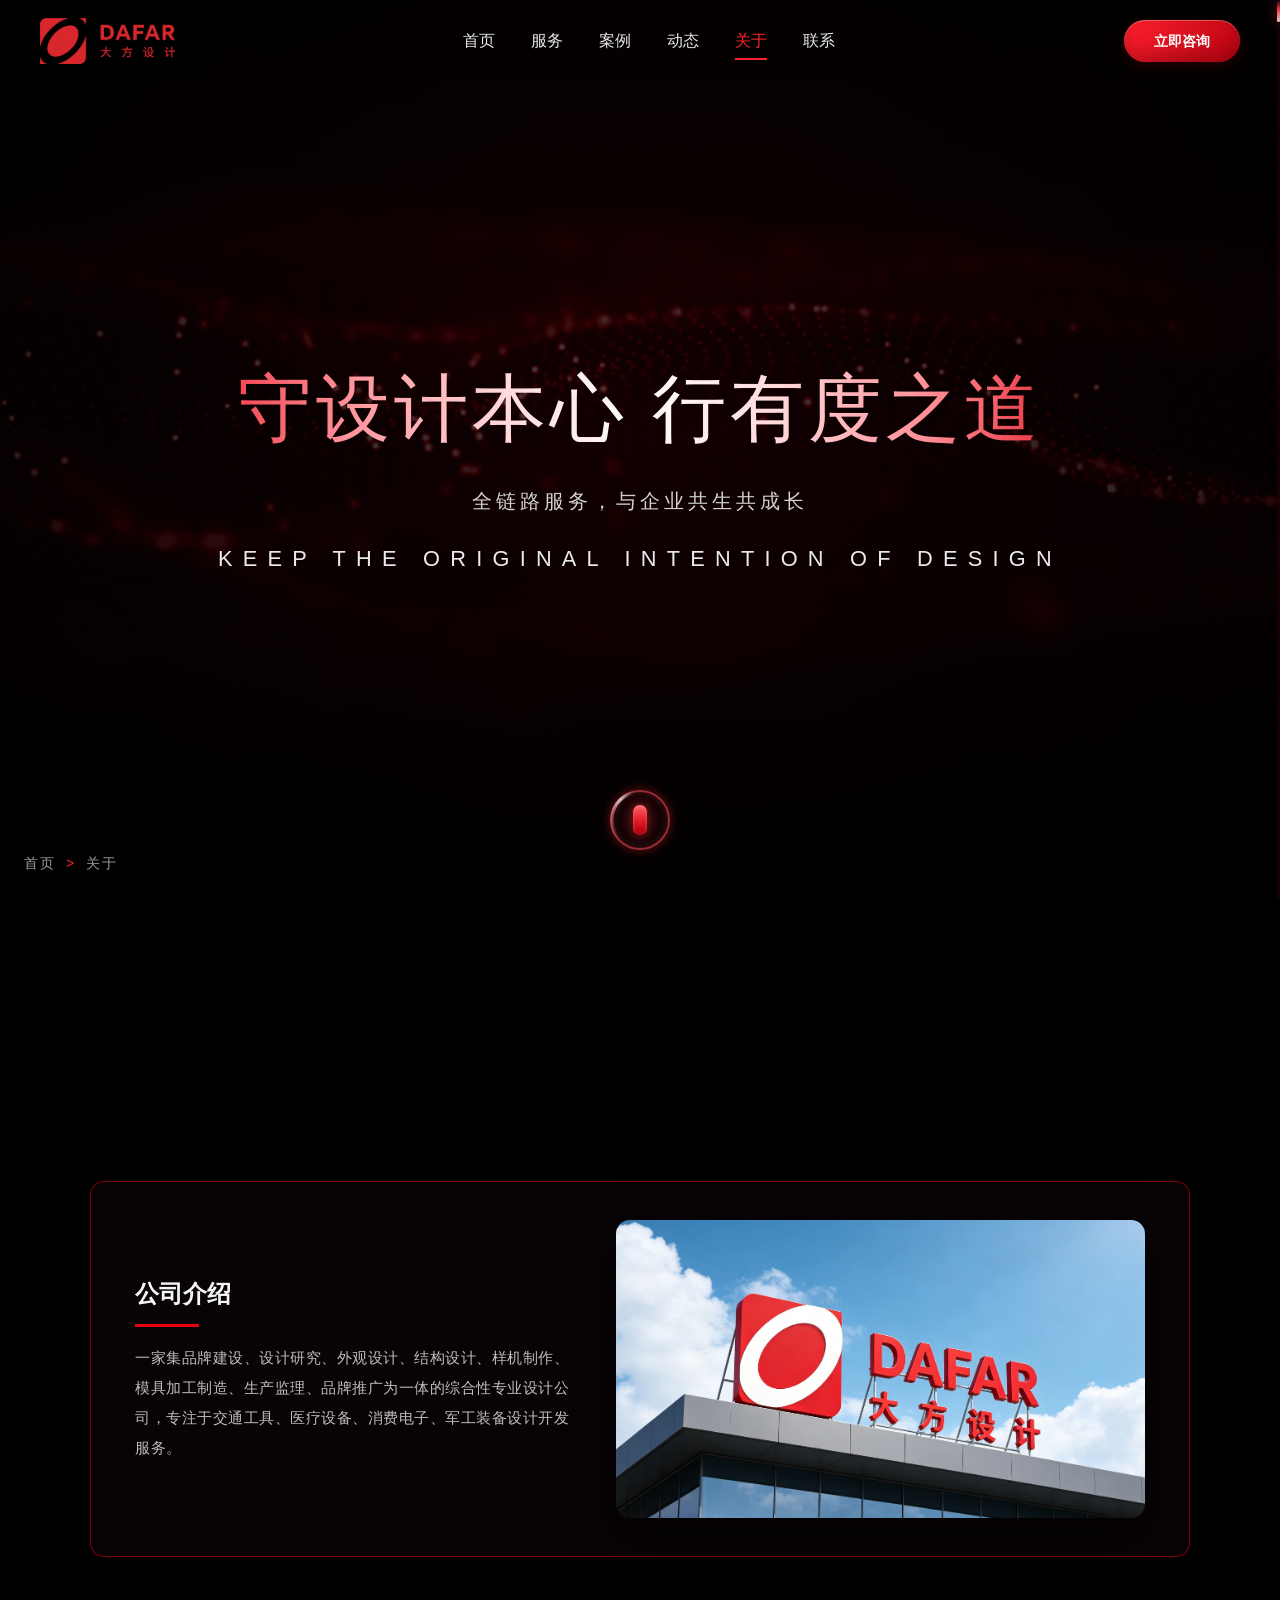
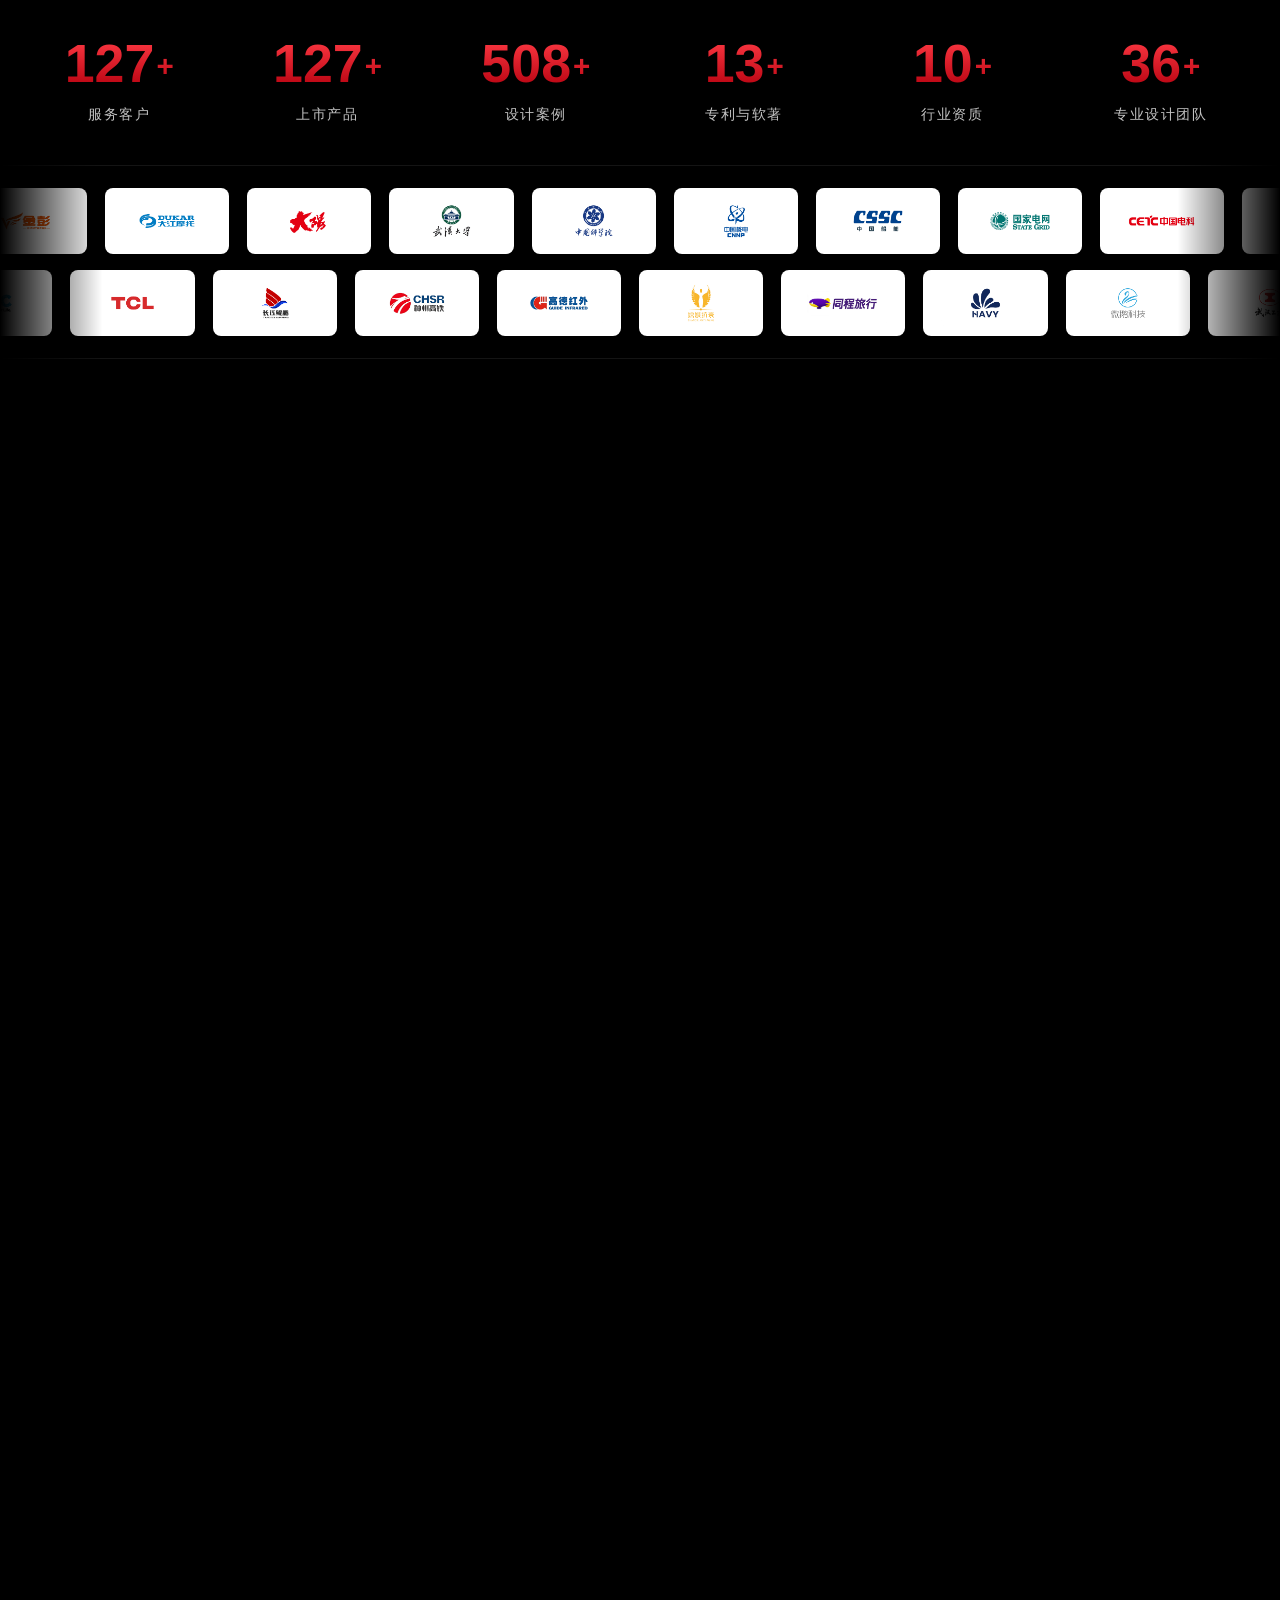
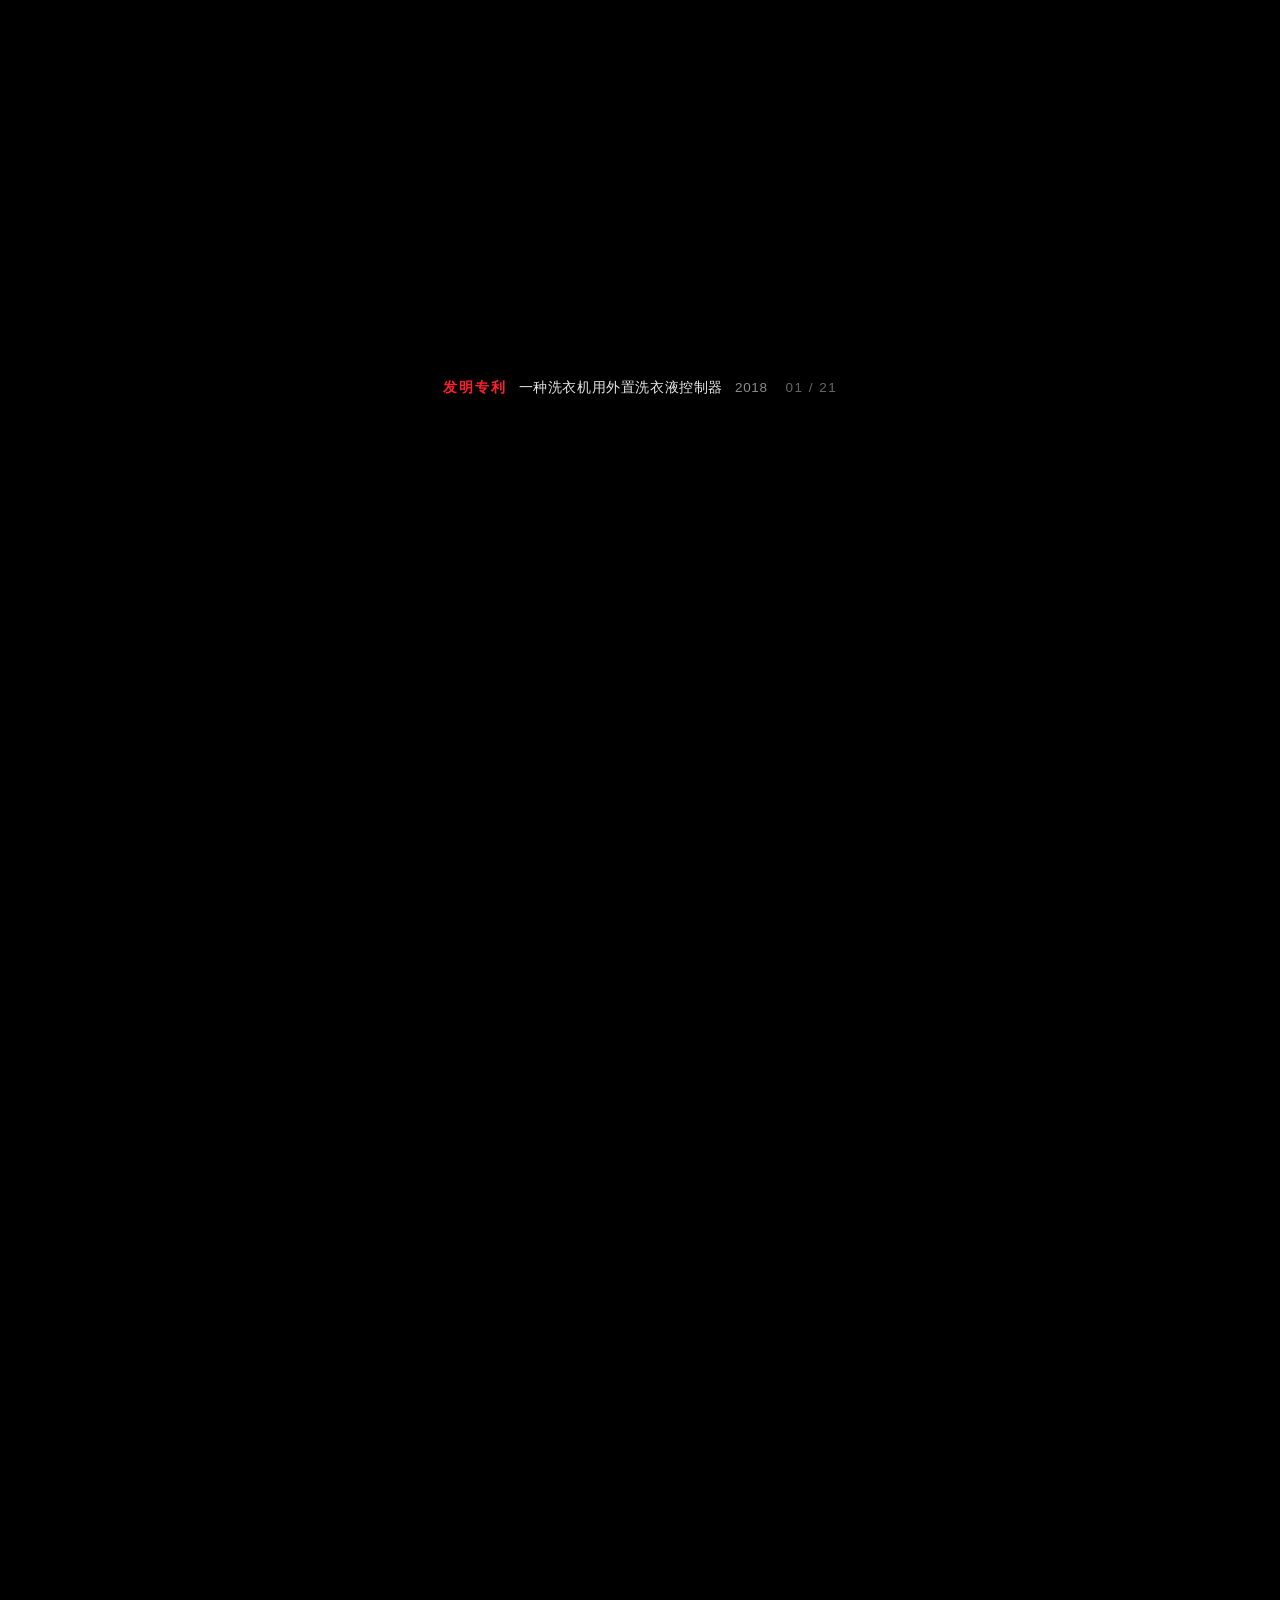
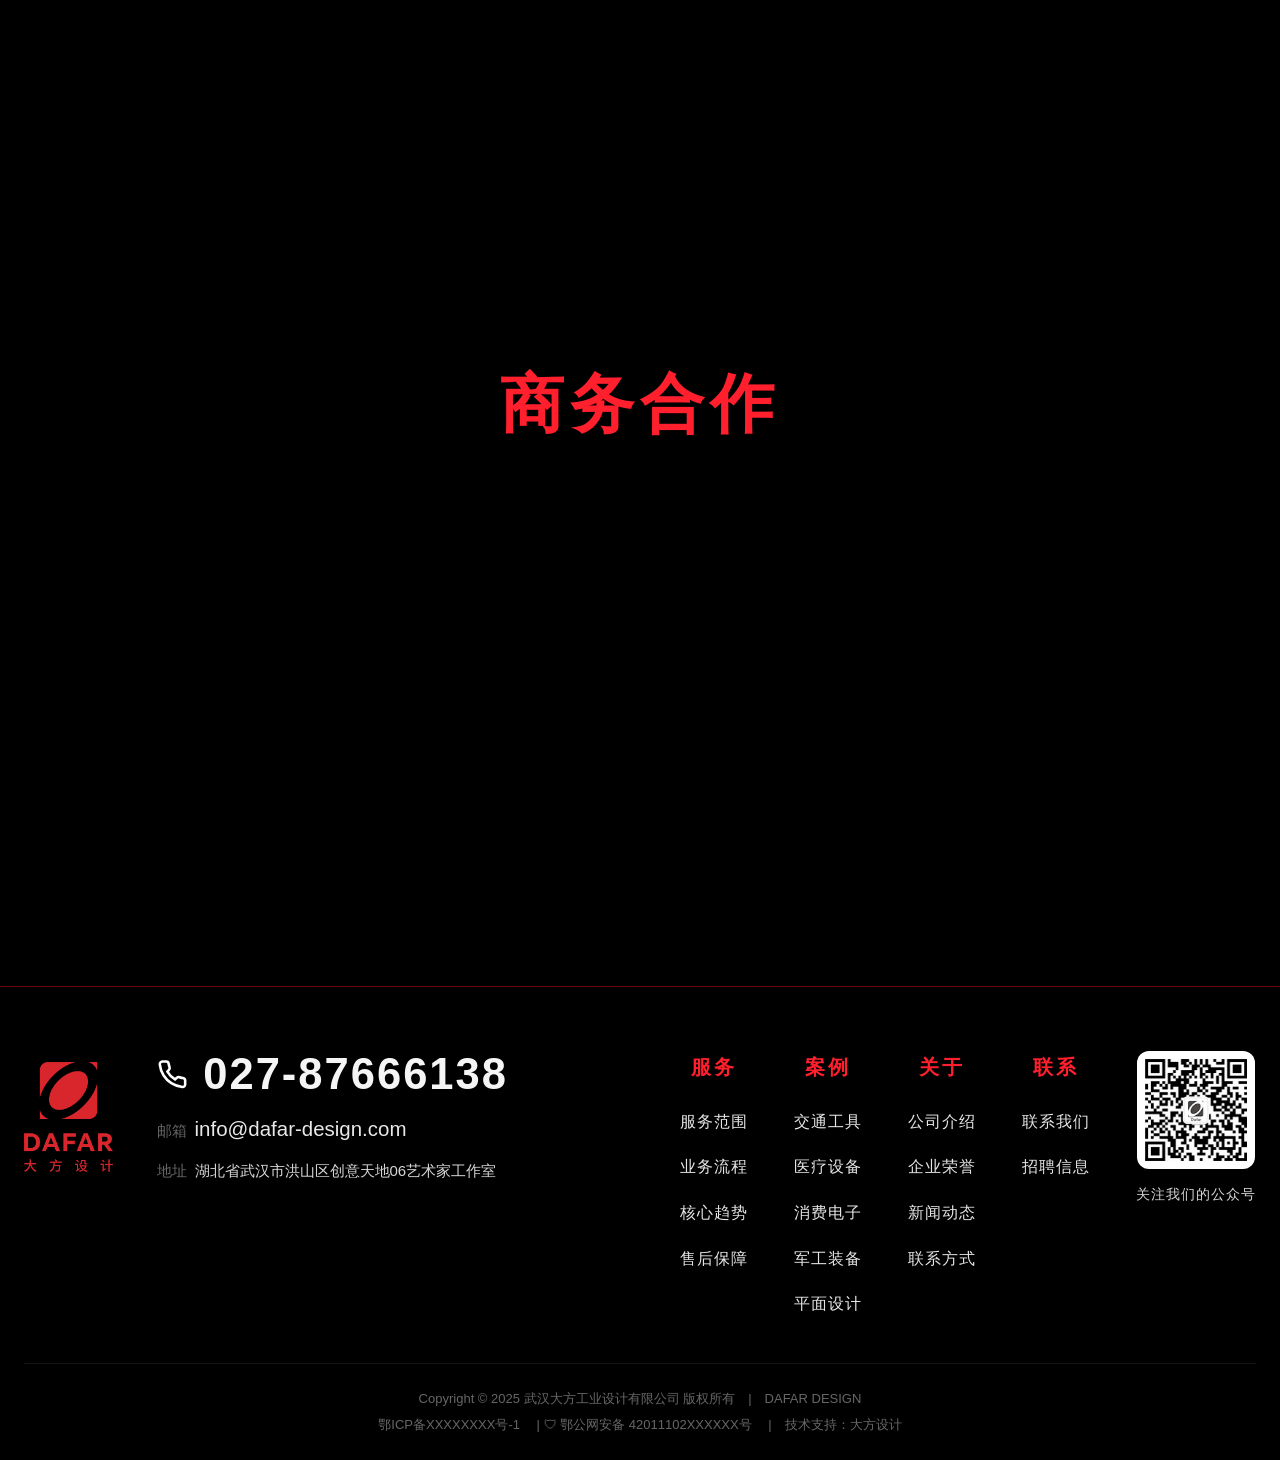
<file: about.html>
<!DOCTYPE html>
<html lang="zh-CN">
<head>
<meta charset="UTF-8">
<meta name="viewport" content="width=device-width, initial-scale=1.0">
<meta name="description" content="关于大方设计 — 守设计本心，行有度之道。武汉大方工业设计有限公司，2013 年成立于武汉，全链路工业设计服务商。">
<meta name="keywords" content="关于大方设计,武汉工业设计公司,省级工业设计中心,工业设计团队,DAFAR DESIGN">
<title>关于 — 大方设计 DAFAR DESIGN</title>
<link rel="stylesheet" href="assets/site.css">
<style>
  .honor-band{padding:90px 0 0;text-align:center}
  .honor-band .t{font-size:clamp(26px,3.4vw,42px);font-weight:800;letter-spacing:3px}
  .honor-band .t em{font-style:normal;color:var(--red-bright)}
  .honor-band .s{margin-top:12px;color:var(--text-dim);letter-spacing:4px}
  .honor-nav{display:flex;align-items:center;justify-content:center;gap:16px;margin-top:44px}
  .honor-nav button{width:40px;height:40px;border-radius:50%;border:1px solid rgba(255,255,255,.16);color:#ddd;transition:.3s}
  .honor-nav button:hover{border-color:var(--red-bright);color:#fff;background:rgba(230,0,18,.15)}
  .honor-nav .cnt{font-size:13px;color:#777;letter-spacing:3px;min-width:64px;text-align:center}
  .cert-grid{margin-top:36px}
  .lic-strip{display:grid;grid-template-columns:repeat(3,1fr);gap:18px;margin-top:26px}
  .lic-strip a{display:flex;align-items:center;gap:16px;padding:20px 22px;border-radius:10px;background:#141414;border:1px solid var(--line);transition:.35s}
  .lic-strip a:hover{border-color:rgba(230,0,18,.5);transform:translateY(-3px)}
  .lic-strip b{color:var(--red-bright);font-size:14px;letter-spacing:1px}
  .lic-strip span{font-size:13px;color:#999;line-height:1.6}
  @media(max-width:820px){.lic-strip{grid-template-columns:1fr}}
</style>
</head>
<body data-page="关于我们">

<div class="grain" aria-hidden="true"></div>

<nav class="nav" id="nav">
  <a class="logo" href="index.html"><img src="assets/logo-h.png" alt="大方设计 DAFAR DESIGN"></a>
  <ul class="nav-menu" id="navMenu">
    <li><a href="index.html">首页</a></li>
    <li>
      <a href="services.html">服务</a>
      <div class="dropdown">
        <a href="services.html#scope">服务范围</a>
        <a href="services.html#flow">业务流程</a>
        <a href="services.html#trends">核心趋势</a>
        <a href="services.html#aftersale">售后服务</a>
      </div>
    </li>
    <li>
      <a href="cases.html">案例</a>
      <div class="dropdown">
        <a href="case-list.html?cat=transport">交通工具</a>
        <a href="case-list.html?cat=medical">医疗设备</a>
        <a href="case-list.html?cat=consumer">消费电子</a>
        <a href="case-list.html?cat=military">军工装备</a>
        <a href="case-list.html?cat=graphic">平面设计</a>
      </div>
    </li>
    <li>
      <a href="news.html">动态</a>
      <div class="dropdown">
        <a href="news.html">动态新闻</a>
      </div>
    </li>
    <li>
      <a href="about.html" class="active">关于</a>
      <div class="dropdown">
        <a href="about.html#strength">企业实力</a>
        <a href="about.html#honor">资质荣誉</a>
        <a href="about.html#vision">人文愿景</a>
      </div>
    </li>
    <li>
      <a href="contact.html">联系</a>
      <div class="dropdown">
        <a href="contact.html#reach">联系我们</a>
        <a href="contact.html#jobs">招聘信息</a>
      </div>
    </li>
  </ul>
  <a class="btn nav-cta" href="contact.html">立即咨询</a>
  <button class="nav-toggle" id="navToggle" aria-label="菜单"><span></span><span></span><span></span></button>
</nav>

<header class="sub-hero" id="top" data-sec="关于 Banner">
  <div class="sub-hero-bg" aria-hidden="true"><img src="assets/pages/hero-about.jpg" alt=""></div>
  <div class="sub-hero-tint" aria-hidden="true"></div>
  <div class="sub-hero-inner">
    <h1>守设计本心 行有度之道</h1>
    <div class="sub">全链路服务，与企业共生共成长</div>
    <div class="en">Keep The Original Intention Of Design</div>
  </div>
  <div class="scroll-ind" aria-hidden="true"><span class="si-ring"></span><span class="si-pill"></span></div>
  <div class="breadcrumb"><a href="index.html">首页</a><span>&gt;</span>关于</div>
</header>

<main>
  <!-- 企业实力 -->
  <section class="about-intro" id="strength" data-sec="企业实力">
    <div class="container">
      <div class="sec-head reveal"><h2>企业实力 <em>+ 高端服务商</em></h2><p>未来业内新标杆</p></div>

      <div class="intro-card reveal" id="intro">
        <div class="intro-copy">
          <h3>公司介绍</h3>
          <p>一家集品牌建设、设计研究、外观设计、结构设计、样机制作、模具加工制造、生产监理、品牌推广为一体的综合性专业设计公司，专注于交通工具、医疗设备、消费电子、军工装备设计开发服务。</p>
        </div>
        <div class="intro-pic"><img src="assets/building.jpg" alt="大方设计公司大楼实景"></div>
      </div>

      <div class="stats" id="stats"></div>
    </div>

    <div class="marquee-wall" aria-hidden="true">
      <div class="marquee" data-dir="1" id="mq1"></div>
      <div class="marquee" data-dir="-1" id="mq2"></div>
    </div>
  </section>

  <!-- 资质荣誉 -->
  <section class="section" id="honor" data-sec="资质荣誉">
    <div class="container">
      <div class="sec-head reveal"><h2>资质 <em>荣誉</em></h2><p>每一份认证，都是一次交付能力的验证</p></div>

      <div class="cert-grid" id="certGrid"></div>

      <div class="lic-strip reveal">
        <a href="news-detail.html?id=n1"><b>省级工业设计中心</b><span>湖北省经济和信息化厅 · 2024</span></a>
        <a href="news-detail.html?id=n4"><b>高新技术企业</b><span>连续多年通过复审 · 2019 至今</span></a>
        <a href="news-detail.html?id=n5"><b>ISO 29001 认证</b><span>质量管理体系 · 服务过程标准化</span></a>
      </div>

      <div class="honor-band" data-sec="专利证书">
        <div class="t reveal">专利 <em>证书</em></div>
        <div class="s reveal">外观专利 · 实用新型 · 软件著作权 · 共 21 项</div>
        <div class="patent-stage reveal" id="patentStage">
          <div class="pt-rail" id="ptRail"></div>
        </div>
        <div class="pt-cap" id="ptCap" aria-live="polite"></div>
      </div>
    </div>
  </section>

  <!-- 人文愿景 -->
  <section class="section" id="vision" style="padding-top:0" data-sec="人文愿景">
    <div class="container">
      <div class="sec-head reveal"><h2>人文 <em>愿景</em></h2><p>工业有尺度，服务有温度</p></div>
      <div class="vision-grid">
        <article class="vision reveal-l">
          <div class="pic"><img src="assets/about/vision1.jpg" alt="设计团队"></div>
          <div class="body"><h4>以设计立人</h4><p>设计师不是绘图工具，而是问题的定义者。我们坚持让每一位设计师完整地经历从洞察、定义到落地的全过程，在真实项目中成长为能独立判断的人。</p></div>
        </article>
        <article class="vision reveal-r">
          <div class="pic"><img src="assets/about/vision2.jpg" alt="团队协作"></div>
          <div class="body"><h4>与客户共生</h4><p>设计不是一次交付，而是一段长期关系。我们愿意进入客户的业务语境，理解成本、工艺与市场节奏，让创意在商业上真正成立。</p></div>
        </article>
        <article class="vision reveal-l">
          <div class="pic"><img src="assets/about/vision3.jpg" alt="设计分享"></div>
          <div class="body"><h4>向行业开放</h4><p>我们把内部方法论带进高校与同城分享会，与湖北汽车工业学院等院校保持长期交流，把标准抬高，行业才会一起向上。</p></div>
        </article>
        <article class="vision reveal-r">
          <div class="pic"><img src="assets/about/vision4.jpg" alt="制造现场"></div>
          <div class="body"><h4>让创意落地</h4><p>2000 平米机加工中心与自有供应链，让样机与小批量生产在内部闭环。能落地的设计，才是真正完成的设计。</p></div>
        </article>
      </div>
    </div>
  </section>
</main>

<section class="form-sec" id="contact" data-sec="咨询表单">
  <div class="container">
    <h2>商务合作</h2>
    <form class="form" id="bizForm" onsubmit="return submitForm(event)">
      <div class="form-row">
        <div class="field reveal-l"><label>您的姓名 *</label><input type="text" name="name" required placeholder="请输入您的姓名"></div>
        <div class="field reveal-r"><label>您的电话 *</label><input type="tel" name="phone" required pattern="[0-9\-\+\s]{7,}" placeholder="请输入您的联系电话"></div>
      </div>
      <div class="field reveal"><label>咨询内容 *</label><textarea name="msg" required placeholder="请简要描述您的需求"></textarea></div>
      <button type="submit" class="btn submit reveal">提交</button>
    </form>
  </div>
</section>

<footer class="footer">
  <div class="container">
    <div class="footer-top">
      <div class="f-brand">
        <img class="f-logo" src="assets/logo-v.png" alt="大方设计 DAFAR DESIGN">
        <div class="f-info">
          <div class="phone"><svg viewBox="0 0 24 24" fill="none" stroke="currentColor" stroke-width="2"><path d="M22 16.9v3a2 2 0 0 1-2.2 2 19.8 19.8 0 0 1-8.6-3 19.5 19.5 0 0 1-6-6 19.8 19.8 0 0 1-3-8.6A2 2 0 0 1 4.1 2h3a2 2 0 0 1 2 1.7c.1.9.4 1.8.7 2.7a2 2 0 0 1-.5 2.1L8.1 9.9a16 16 0 0 0 6 6l1.4-1.2a2 2 0 0 1 2.1-.5c.9.3 1.8.6 2.7.7a2 2 0 0 1 1.7 2z"/></svg>027-87666138</div>
          <div class="line mail"><b>邮箱</b>info@dafar-design.com</div>
          <div class="line"><b>地址</b>湖北省武汉市洪山区创意天地06艺术家工作室</div>
        </div>
      </div>
      <div class="f-col"><h5>服务</h5><a href="services.html#scope">服务范围</a><a href="services.html#flow">业务流程</a><a href="services.html#trends">核心趋势</a><a href="services.html#aftersale">售后保障</a></div>
      <div class="f-col"><h5>案例</h5><a href="case-list.html?cat=transport">交通工具</a><a href="case-list.html?cat=medical">医疗设备</a><a href="case-list.html?cat=consumer">消费电子</a><a href="case-list.html?cat=military">军工装备</a><a href="case-list.html?cat=graphic">平面设计</a></div>
      <div class="f-col"><h5>关于</h5><a href="about.html#intro">公司介绍</a><a href="about.html#honor">企业荣誉</a><a href="news.html">新闻动态</a><a href="contact.html">联系方式</a></div>
      <div class="f-col"><h5>联系</h5><a href="contact.html#reach">联系我们</a><a href="contact.html#jobs">招聘信息</a></div>
      <div class="f-qr">
        <div class="qr"><img src="assets/qrcode.png" alt="大方设计微信公众号二维码"></div>
        <p>关注我们的公众号</p>
      </div>
    </div>
    <div class="copyright">
      Copyright © 2025 武汉大方工业设计有限公司 版权所有　|　DAFAR DESIGN<br>
      <a href="https://beian.miit.gov.cn" target="_blank" rel="noopener">鄂ICP备XXXXXXXX号-1</a>
      　|
      <a href="http://www.beian.gov.cn/portal/registerSystemInfo" target="_blank" rel="noopener">🛡 鄂公网安备 42011102XXXXXX号</a>
      　|　技术支持：大方设计
    </div>
  </div>
</footer>

<div class="modal" id="modal">
  <div class="modal-card">
    <button class="modal-close" onclick="closeModal()" aria-label="关闭">&times;</button>
    <div class="modal-img"><div class="ph" id="modalImg">大方设计</div></div>
    <div class="modal-body"><h3 id="modalTitle"></h3><p id="modalText"></p></div>
  </div>
</div>

<script src="assets/data.js"></script>
<script src="assets/site.js"></script>
<script>
(function(){
  /* 数字 */
  document.getElementById('stats').innerHTML=DF.STATS.map(function(s,i){
    return '<div class="stat reveal d'+(i%3+1)+'"><b data-count="'+s.n+'" data-suffix="'+s.suffix+'">0<i>'+s.suffix+'</i></b><span>'+s.label+'</span></div>';
  }).join('');

  /* 合作品牌 logo：上下两条反向滚动，自动播放 + 可拖拽（与首页同一套） */
  var logos=[];
  for(var i=1;i<=29;i++)logos.push('assets/partners/'+i+'.png');
  var mid=Math.ceil(logos.length/2);
  function fill(box,arr){
    var once=arr.map(function(src){
      return '<img src="'+src+'" alt="合作伙伴" loading="lazy">';
    }).join('');
    box.innerHTML=once+once;  /* 复制一份实现无缝循环 */
  }
  fill(document.getElementById('mq1'),logos.slice(0,mid));
  fill(document.getElementById('mq2'),logos.slice(mid));

  document.querySelectorAll('.marquee-wall .marquee').forEach(function(m){
    var dir=+m.dataset.dir||1;
    var paused=false,dragging=false,startX=0,startLeft=0,moved=false;
    var half=function(){return m.scrollWidth/2};
    if(dir<0) m.scrollLeft=half();
    function wrap(){var h=half();if(m.scrollLeft<=0)m.scrollLeft+=h;else if(m.scrollLeft>=h)m.scrollLeft-=h;}
    var vis=false;   /* 离屏时停写 scrollLeft */
    new IntersectionObserver(function(es){vis=es[0].isIntersecting}).observe(m);
    (function tick(){
      if(vis&&!dragging&&!paused){m.scrollLeft+=0.55*dir;wrap();}
      requestAnimationFrame(tick);
    })();
    m.addEventListener('mouseenter',function(){paused=true});
    m.addEventListener('mouseleave',function(){paused=false;dragging=false;m.classList.remove('grabbing')});
    m.addEventListener('pointerdown',function(e){dragging=true;moved=false;startX=e.clientX;startLeft=m.scrollLeft;m.classList.add('grabbing');m.setPointerCapture(e.pointerId)});
    m.addEventListener('pointermove',function(e){if(!dragging)return;var dx=e.clientX-startX;if(Math.abs(dx)>4)moved=true;m.scrollLeft=startLeft-dx;wrap()});
    function end(){dragging=false;m.classList.remove('grabbing')}
    m.addEventListener('pointerup',end);m.addEventListener('pointercancel',end);
    m.addEventListener('click',function(e){if(moved){e.preventDefault();e.stopPropagation()}},true);
  });

  /* 资质证书 */
  var certs=[
    ['高新技术企业','cert1'],['省级工业设计中心','cert2'],['武汉市工业设计中心','cert3'],
    ['专精特新企业服务机构','cert4'],['工业设计协会理事单位','cert5'],['AAA 级企业信用等级','cert6'],
    ['武汉市科技“小巨人”企业','cert7'],['低速无人驾驶产业联盟会员','cert8']
  ];
  document.getElementById('certGrid').innerHTML=certs.map(function(c,i){
    return '<figure class="cert reveal-sc d'+(i%4+1)+'">'+
      '<div class="pic"><img src="assets/about/'+c[1]+'.png" alt="'+c[0]+'" loading="lazy"></div>'+
      '<figcaption class="cap">'+c[0]+'</figcaption></figure>';
  }).join('');

  /* 证书点击放大 */
  document.querySelectorAll('.cert').forEach(function(fig){
    fig.addEventListener('click',function(){
      var im=fig.querySelector('img');
      openModal(fig.querySelector('.cap').textContent,'大方设计资质证书 — 点击关闭查看大图。',im.src,true);
    });
  });

  /* 专利证书：21 张围成一把扇子，每 3.4 秒缓转一格，下一张转到正中当主角，走完接回开头。
     每张的位置由"离正中几格"实时算出（外移 / 下沉 / 外倾 / 缩小 / 变暗），所以从任意一格到下一格都是平滑的；
     悬停时那张从扇面抽出并翻到最上层，点开时再升一档并打开大图，关掉后收回扇面。 */
  (function(){
    var P=[
      {c:'发明专利',t:'一种洗衣机用外置洗衣液控制器',y:'2018',s:'p01'},
      {c:'外观专利',t:'洗衣液控制器',y:'2019',s:'p02'},
      {c:'外观专利',t:'洗衣液壶',y:'2019',s:'p03'},
      {c:'外观专利',t:'多用药箱',y:'2019',s:'p04'},
      {c:'外观专利',t:'时钟小夜灯',y:'2020',s:'p05'},
      {c:'外观专利',t:'多普勒 B 超机',y:'2021',s:'p06'},
      {c:'外观专利',t:'皮肤屏障治疗机',y:'2021',s:'p07'},
      {c:'实用新型',t:'一种三轮车车架',y:'2019',s:'p08'},
      {c:'实用新型',t:'三轮车可翻折靠背座椅',y:'2019',s:'p09'},
      {c:'实用新型',t:'一种可拆卸便携菜篮',y:'2019',s:'p10'},
      {c:'实用新型',t:'多功能老年人药箱',y:'2019',s:'p11'},
      {c:'实用新型',t:'无链条折叠电动自行车',y:'2020',s:'p12'},
      {c:'实用新型',t:'外置洗衣液控制器',y:'2020',s:'p13'},
      {c:'实用新型',t:'成人可坐折叠婴儿车',y:'2020',s:'p14'},
      {c:'实用新型',t:'机动车座椅菜筐锁',y:'2021',s:'p15'},
      {c:'软件著作权',t:'大方三维建模软件',y:'2019',s:'p16'},
      {c:'软件著作权',t:'大方结构设计软件',y:'2019',s:'p17'},
      {c:'软件著作权',t:'大方工业设计服务平台',y:'2019',s:'p18'},
      {c:'软件著作权',t:'工业设计智能展示系统',y:'2020',s:'p19'},
      {c:'软件著作权',t:'产品在线辅助设计系统',y:'2020',s:'p20'},
      {c:'软件著作权',t:'产品设计可视化管理平台',y:'2024',s:'p21'}
    ];
    var stage=document.getElementById('patentStage');
    var rail=document.getElementById('ptRail');
    var cap=document.getElementById('ptCap');
    if(!stage||!rail)return;
    var N=P.length;

    rail.innerHTML=P.map(function(it,i){
      return '<button class="pt-card" type="button" data-i="'+i+'" aria-label="'+it.c+'：'+it.t+'（'+it.y+'）">'+
        '<span class="pt-face"><img src="assets/patents/'+it.s+'.jpg" alt="'+it.c+'证书 — '+it.t+'"'+
        (i<5?'':' loading="lazy"')+' width="720" height="1000"></span></button>';
    }).join('');
    var cards=[].slice.call(rail.querySelectorAll('.pt-card'));

    var slow=window.matchMedia&&matchMedia('(prefers-reduced-motion: reduce)').matches;
    var pos=0, tween=null, timer=0, hotI=-1, taking=null;
    /* 抽取量：0 = 合拢的扇面，1 = 那一张被抽出、两侧让开。用缓动过渡，进出都不突兀 */
    var heat=0, hotRef=-1, heatTarget=0, heatFrom=0, heatT0=0, heatRaf=0;

    /* 扇形参数：随 --cw 一起缩放，换断点时不用改逻辑 */
    function geo(){
      var cw=parseFloat(getComputedStyle(stage).getPropertyValue('--cw'))||206;
      return {cw:cw,dx:cw*.9,dy:cw*.028,rot:4.2,fall:.078};
    }
    /* 把"相差几格"折到 -(N/2, N/2]，扇子左右各摊一半，两头之外的那张正好在看不见的地方换位 */
    function dist(i){
      var d=(i-pos)%N;
      if(d>N/2)d-=N;
      if(d<=-N/2)d+=N;
      return d;
    }
    function paint(){
      var g=geo();
      var half=stage.clientWidth/2;
      /* 扇面从中间被掰开的幅度：点开时那张放得更大，让位的空隙也相应加宽 */
      var part=(heat>.0005&&hotRef>=0)?g.cw*(taking ? 0.6 : 0.46)*heat:0;
      /* 让开的量：至少要让到邻卡的边离开被抽那张（need），
         但两侧走得动的距离有限（room），窄屏就按 room 封顶，别把邻居整片推出画面 */
      var partR=part,partL=part;
      if(part){
        var scHot=taking?1.12:1.08;
        var need=Math.max(6,g.cw*.5*(scHot+1-g.fall)+6-g.dx);
        var roomL=1e9,roomR=1e9;
        for(var k=0;k<N;k++){
          var dk=dist(k);if(k===hotRef)continue;
          var slack=half-(Math.abs(dk*g.dx)+g.cw*.5);
          if(dk>dist(hotRef))roomR=Math.min(roomR,slack);else roomL=Math.min(roomL,slack);
        }
        partR=Math.min(part,Math.max(need,roomR));
        partL=Math.min(part,Math.max(need,roomL));
      }
      for(var i=0;i<N;i++){
        var c=cards[i], d=dist(i), a=Math.abs(d);
        var s=Math.max(.5,1-a*g.fall);
        var x=d*g.dx;
        /* 抽出时左右两侧整片让开（像把一张从牌堆里抽走），间距保持不变，不会互相挤 */
        if(part&&i!==hotRef)x+=d>dist(hotRef)?partR:-partL;
        /* 淡出跟着屏幕位置走：整张卡完全进画面前才开始化，
           贴到边缘时已经不透明度为 0 —— 不会突然消失，也不会被 overflow 切掉 */
        var over=(Math.abs(x)+g.cw*.5)-half;          /* 越出舞台多少像素，没越界就是负数 */
        var f=Math.max(0,Math.min(1,1-over/(g.cw*.5)));
        var o=Math.max(.28,1-a*.13)*(f*f*(3-2*f));
        c.style.transform='translate3d('+x.toFixed(1)+'px,'+(a*a*g.dy).toFixed(1)+
          'px,0) rotate('+(d*g.rot).toFixed(2)+'deg) scale('+s.toFixed(3)+')';
        c.style.opacity=o.toFixed(3);
        c.style.zIndex=String(400-Math.round(a*10));
        c.style.pointerEvents=o<.3?'none':'';
        /* 内层要抵消外层的倾斜，抽出后才能立正 */
        c.firstChild.style.setProperty('--cr',(-d*g.rot).toFixed(2)+'deg');
      }
      if(taking)cards[cards.indexOf(taking)].style.zIndex='600';
      else if(hotI>=0)cards[hotI].style.zIndex='500';
    }

    /* 抽取量缓动：悬停进出时扇面是"撑开 / 合拢"，不是闪现 */
    function animateHeat(){
      cancelAnimationFrame(heatRaf);
      heatFrom=heat; heatT0=0;
      if(slow){heat=heatTarget;paint();return}
      function step(t){
        if(!heatT0)heatT0=t;
        var k=Math.min(1,(t-heatT0)/340), e=1-Math.pow(1-k,3);
        heat=heatFrom+(heatTarget-heatFrom)*e;
        paint();
        if(k<1)heatRaf=requestAnimationFrame(step);
        else{
          heat=heatTarget;
          if(heatTarget===0)hotRef=-1;   /* 合拢完再清掉参照，避免中途跳位 */
          paint();
        }
      }
      heatRaf=requestAnimationFrame(step);
    }
    function setHeat(i,to){
      if(to&&i>=0)hotRef=i;
      heatTarget=to?1:0;
      animateHeat();
    }

    /* 逐格转动：一格 1，缓入缓出，转的过程中整把扇子像被手指拨了一下 */
    function moveTo(target,dur,done){
      cancelAnimationFrame(tween);
      var from=pos, delta=target-pos, t0=0;
      var capTick=function(){if(hotI<0&&!taking)frontCap()};   /* 自动转的时候说明文字跟着正中那张走 */
      if(slow||!dur||Math.abs(delta)<1e-4){pos=target;paint();capTick();if(done)done();return}
      function step(t){
        if(!t0)t0=t;
        var k=Math.min(1,(t-t0)/dur), e=k<.5?4*k*k*k:1-Math.pow(-2*k+2,3)/2;
        pos=from+delta*e;paint();capTick();
        if(k<1)tween=requestAnimationFrame(step);
        else{pos=target;paint();capTick();if(done)done()}
      }
      tween=requestAnimationFrame(step);
    }
    function next(){
      clearTimeout(timer);
      moveTo(Math.round(pos)+1,1180);
      timer=setTimeout(next,3440);
    }
    function play(){if(slow||timer)return;timer=setTimeout(next,1200)}
    function stop(){clearTimeout(timer);timer=0;cancelAnimationFrame(tween)}

    paint();
    if('IntersectionObserver' in window){
      new IntersectionObserver(function(es){
        if(es[0].isIntersecting&&hotI<0&&!taking&&!dragging)play();else stop();
      },{rootMargin:'120px 0px'}).observe(stage);
    }else play();
    document.addEventListener('visibilitychange',function(){
      if(document.hidden)stop();else if(hotI<0&&!taking)play();
    });

    /* 正前方那张的名字：自动播放时每转到新的一格就跟着换 */
    var shownI=-1;
    function writeCap(i){
      if(i===shownI)return;
      shownI=i;
      var it=P[i];
      cap.innerHTML='<b>'+it.c+'</b><span>'+it.t+'</span><i>'+it.y+'</i>'+
        '<u>'+String(i+1).padStart(2,'0')+' / '+N+'</u>';
    }
    function frontCap(){writeCap(((Math.round(pos)%N)+N)%N)}
    frontCap();

    /* 悬停：抽出扇面、翻到最上层，其余退暗 */
    function clearHot(){
      if(taking)return;   /* 已点开时遮罩会盖住扇面、触发 pointerleave，别把它当成"鼠标移开" */
      if(hotI<0)return;
      var c=cards[hotI];
      c.classList.remove('hot');
      hotI=-1;
      stage.classList.remove('hovering');
      setHeat(-1,false);
      frontCap();
      if(!taking&&!dragging&&!document.hidden)play();
    }
    function setHot(i){
      if(i===hotI)return;
      clearHot();
      hotI=i;
      cards[i].classList.add('hot');
      stage.classList.add('hovering');
      cards[i].style.zIndex='500';
      setHeat(i,true);
      writeCap(i);
      stop();
    }
    stage.addEventListener('pointerover',function(e){
      var c=e.target.closest?e.target.closest('.pt-card'):null;
      if(c){var i=cards.indexOf(c);if(i>=0)setHot(i)}
    });
    stage.addEventListener('pointerout',function(e){
      var to=e.relatedTarget&&e.relatedTarget.closest?e.relatedTarget.closest('.pt-card'):null;
      if(!to)clearHot();
    });
    stage.addEventListener('pointerleave',clearHot);

    /* 拖动：按住横向拨动整把扇子，松手吸附到最近一格 */
    var dragging=false,moved=false,startX=0,startPos=0,pid=null;
    stage.addEventListener('pointerdown',function(e){
      if(e.button!==0)return;
      dragging=true;moved=false;pid=e.pointerId;
      startX=e.clientX;startPos=pos;
      stop();
    });
    stage.addEventListener('pointermove',function(e){
      if(!dragging)return;
      var dx=e.clientX-startX;
      if(!moved&&Math.abs(dx)>5){
        moved=true;
        stage.classList.add('drag');
        stage.classList.add('dragging');   /* 拖的时候先别抽卡 */
        if(hotI>=0){var h=cards[hotI];h.classList.remove('hot');hotI=-1;stage.classList.remove('hovering')}
        try{stage.setPointerCapture(pid)}catch(err){}
      }
      if(!moved)return;
      var g=geo();
      pos=startPos-dx/g.dx*1.6;
      paint();
    });
    function endDrag(){
      if(!dragging)return;
      dragging=false;
      stage.classList.remove('drag');stage.classList.remove('dragging');
      try{stage.releasePointerCapture&&stage.releasePointerCapture(pid)}catch(err){}
      if(moved){clearHot();moveTo(Math.round(pos),420,function(){if(!document.hidden)play()})}
      else if(!document.hidden&&!taking)play();
      setTimeout(function(){moved=false},60);
    }
    stage.addEventListener('pointerup',endDrag);
    stage.addEventListener('pointercancel',endDrag);

    /* 点开：先抽出，停一拍让人看清是哪张，再弹大图；关闭后收回扇面 */
    function release(){
      if(taking)taking.classList.remove('take');
      taking=null;
      stage.classList.remove('taking');
      clearHot();
      frontCap();
      if(!document.hidden)play();
    }
    cards.forEach(function(c){
      c.addEventListener('click',function(){
        if(moved)return;
        if(taking)return;
        var i=cards.indexOf(c),it=P[i];
        taking=c;hotI=i;
        stage.classList.add('taking');
        c.classList.add('hot','take');
        stage.classList.add('hovering');
        c.style.zIndex='600';
        setHeat(i,true);   /* 抬得更高，两侧同样让开，不会压到邻卡 */
        cap.innerHTML='<b>'+it.c+'</b><span>'+it.t+'</span><i>'+it.y+'</i>';
        stop();
        if(c.blur)c.blur();
        setTimeout(function(){
          openModal(it.c+'证书',it.t+'　·　'+it.y+'　—　点击关闭查看大图。','assets/patents/'+it.s+'.jpg',true);
        },300);
      });
    });
    var baseClose=window.closeModal;
    window.closeModal=function(){
      if(baseClose)baseClose.apply(this,arguments);
      release();
    };

    /* 键盘 Tab 到某张：把它转到正中并抽出 */
    stage.addEventListener('focusin',function(e){
      var c=e.target.closest&&e.target.closest('.pt-card');
      if(!c)return;
      var i=cards.indexOf(c);
      stage.scrollLeft=0;
      moveTo(i,520);
      setHot(i);
    });
    stage.addEventListener('focusout',function(e){
      if(!stage.contains(e.relatedTarget))clearHot();
    });
    stage.addEventListener('scroll',function(){stage.scrollLeft=0});
  })();


  /* 数字滚动需要重新绑定（节点是后插入的） */
  var numIO=new IntersectionObserver(function(es){es.forEach(function(en){
    if(!en.isIntersecting)return;
    var el=en.target,target=parseFloat(el.dataset.count),t0=null;
    function step(t){
      if(!t0)t0=t;
      var p=Math.min(1,(t-t0)/1400),ease=1-Math.pow(1-p,3);
      el.childNodes[0].nodeValue=Math.round(target*ease);
      if(p<1)requestAnimationFrame(step);else el.childNodes[0].nodeValue=target;
    }
    requestAnimationFrame(step);numIO.unobserve(el);
  })},{threshold:.5});
  document.querySelectorAll('.stat b[data-count]').forEach(function(el){numIO.observe(el)});

  setTimeout(function(){document.querySelectorAll('.reveal,.reveal-l,.reveal-r,.reveal-sc').forEach(function(el){
    var r=el.getBoundingClientRect();
    if(r.top<innerHeight)el.classList.add('in');
  })},60);
})();
</script>
<script src="assets/scroll.js"></script>
</body>
</html>
</file>
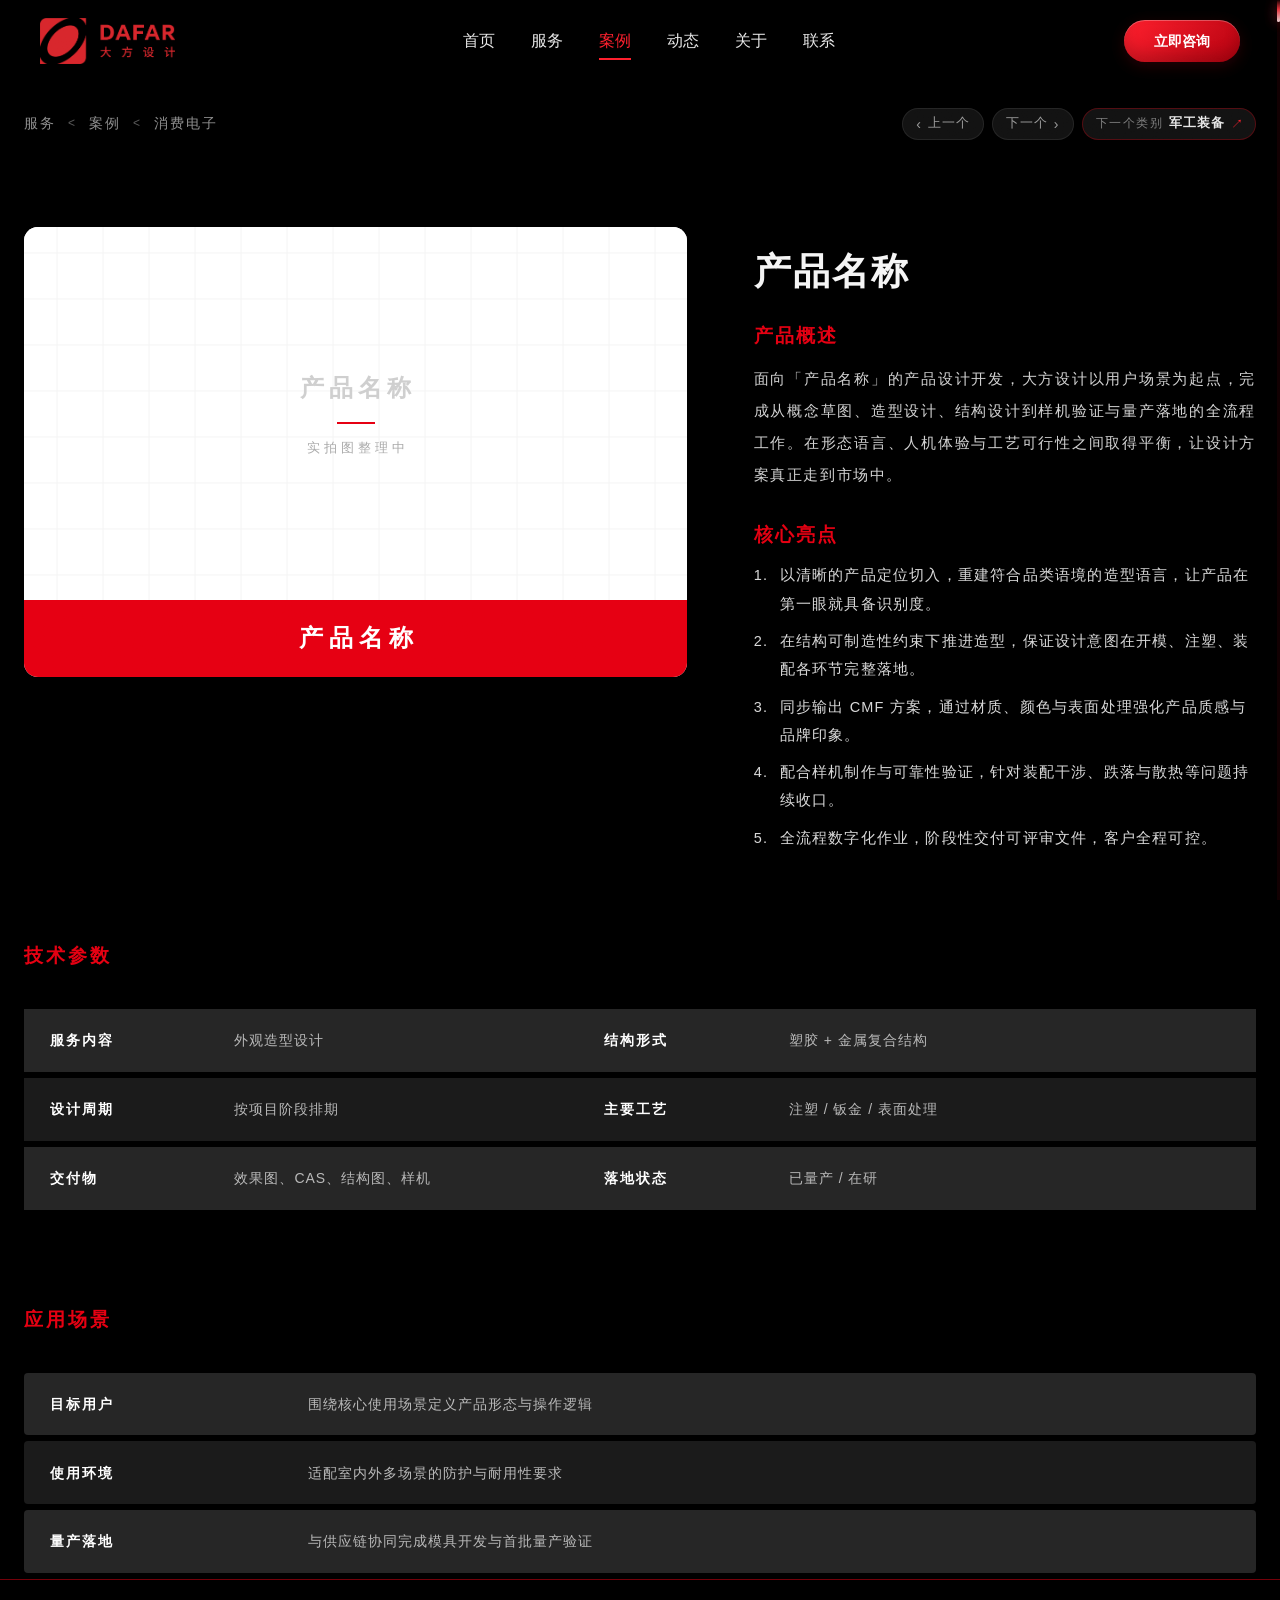
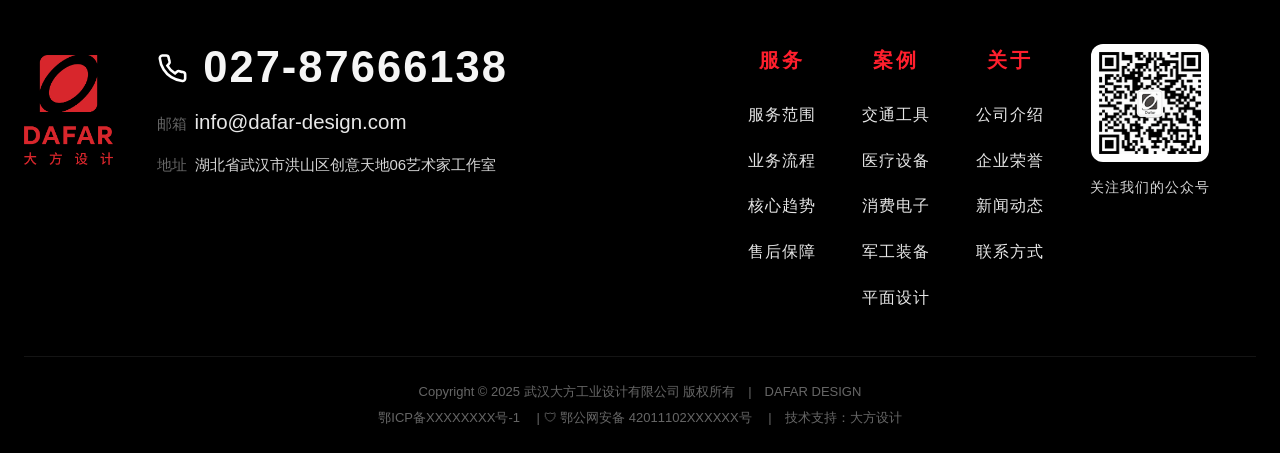
<file: case-detail.html>
<!DOCTYPE html>
<html lang="zh-CN">
<head>
<meta charset="UTF-8">
<meta name="viewport" content="width=device-width, initial-scale=1.0">
<meta name="description" content="大方设计案例详情 — 外观设计、结构设计、CMF 与量产落地的完整设计开发服务。">
<meta name="keywords" content="工业设计案例,外观设计,结构设计,CMF,武汉工业设计,DAFAR DESIGN">
<title>案例详情 — 大方设计 DAFAR DESIGN</title>
<link rel="preload" href="assets/site.css" as="style">
<link rel="stylesheet" href="assets/site.css">
</head>
<body data-page="案例详情">

<div class="grain" aria-hidden="true"></div>

<nav class="nav" id="nav">
  <a class="logo" href="index.html"><img src="assets/logo-h.png" alt="大方设计 DAFAR DESIGN"></a>
  <ul class="nav-menu" id="navMenu">
    <li><a href="index.html">首页</a></li>
    <li>
      <a href="services.html">服务</a>
      <div class="dropdown">
        <a href="services.html#scope">服务范围</a>
        <a href="services.html#flow">业务流程</a>
        <a href="services.html#trends">核心趋势</a>
        <a href="services.html#aftersale">售后服务</a>
      </div>
    </li>
    <li>
      <a href="cases.html" class="active">案例</a>
      <div class="dropdown">
        <a href="case-list.html?cat=transport">交通工具</a>
        <a href="case-list.html?cat=medical">医疗设备</a>
        <a href="case-list.html?cat=consumer">消费电子</a>
        <a href="case-list.html?cat=military">军工装备</a>
        <a href="case-list.html?cat=graphic">平面设计</a>
      </div>
    </li>
    <li>
      <a href="news.html">动态</a>
      <div class="dropdown">
        <a href="news.html">动态新闻</a>
      </div>
    </li>
    <li>
      <a href="about.html">关于</a>
      <div class="dropdown">
        <a href="about.html#strength">企业实力</a>
        <a href="about.html#honor">资质荣誉</a>
        <a href="about.html#vision">人文愿景</a>
      </div>
    </li>
    <li>
      <a href="contact.html">联系</a>
      <div class="dropdown">
        <a href="contact.html#reach">联系我们</a>
        <a href="contact.html#jobs">招聘信息</a>
      </div>
    </li>
  </ul>
  <a class="btn nav-cta" href="contact.html">立即咨询</a>
  <button class="nav-toggle" id="navToggle" aria-label="菜单"><span></span><span></span><span></span></button>
</nav>

<div class="pd-crumb page-top" id="top" data-sec="面包屑">
  <div class="container">
    <div class="pd-crumb-path">
      <a href="services.html">服务</a><span class="sp">&lt;</span>
      <a href="cases.html">案例</a><span class="sp">&lt;</span>
      <a href="cases.html" id="crumbCat">消费电子</a>
    </div>
    <nav class="pd-switch" id="pdNav" aria-label="案例切换">
      <a href="cases.html" class="pd-sw" id="pdPrevCase"><span class="ic">‹</span><span class="tx">上一个</span></a>
      <a href="cases.html" class="pd-sw" id="pdNextCase"><span class="tx">下一个</span><span class="ic">›</span></a>
      <a href="cases.html" class="pd-sw pd-sw-cat" id="pdNextCat">
        <span class="k">下一个类别</span><span class="v" id="pdNextCatName"></span><span class="ic">↗</span>
      </a>
    </nav>
  </div>
</div>

<main class="pd-hero">
  <div class="container">
    <div class="pd-wrap">
      <div class="pd-gallery reveal-l">
        <div class="pd-card">
          <div class="pd-main" id="pdMain"></div>
          <div class="pd-name" id="pdName">案例名称</div>
        </div>
        <div class="pd-thumbs-row">
          <span class="pd-arrow" id="pdPrev" role="button" tabindex="0" aria-label="上一组图">‹</span>
          <div class="pd-thumbs" id="pdThumbs"></div>
          <span class="pd-arrow" id="pdNext" role="button" tabindex="0" aria-label="下一组图">›</span>
        </div>
      </div>
      <div class="pd-info reveal-r">
        <h1 id="pdTitle">案例标题</h1>
        <div class="pd-label">产品概述</div>
        <p id="pdOverview"></p>
        <div class="pd-label">核心亮点</div>
        <ul class="pd-points" id="pdPoints"></ul>
      </div>
    </div>

    <section class="pd-block" data-sec="技术参数">
      <div class="pd-sec-label reveal">技术参数</div>
      <table class="pd-table pd-spec reveal" id="pdSpec"></table>
    </section>

    <section class="pd-block" data-sec="应用场景">
      <div class="pd-sec-label reveal">应用场景</div>
      <table class="pd-table pd-apps reveal" id="pdApps"></table>
    </section>
  </div>
</main>

<footer class="footer">
  <div class="container">
    <div class="footer-top">
      <div class="f-brand">
        <img class="f-logo" src="assets/logo-v.png" alt="大方设计 DAFAR DESIGN">
        <div class="f-info">
          <div class="phone"><svg viewBox="0 0 24 24" fill="none" stroke="currentColor" stroke-width="2"><path d="M22 16.9v3a2 2 0 0 1-2.2 2 19.8 19.8 0 0 1-8.6-3 19.5 19.5 0 0 1-6-6 19.8 19.8 0 0 1-3-8.6A2 2 0 0 1 4.1 2h3a2 2 0 0 1 2 1.7c.1.9.4 1.8.7 2.7a2 2 0 0 1-.5 2.1L8.1 9.9a16 16 0 0 0 6 6l1.4-1.2a2 2 0 0 1 2.1-.5c.9.3 1.8.6 2.7.7a2 2 0 0 1 1.7 2z"/></svg>027-87666138</div>
          <div class="line mail"><b>邮箱</b>info@dafar-design.com</div>
          <div class="line"><b>地址</b>湖北省武汉市洪山区创意天地06艺术家工作室</div>
        </div>
      </div>
      <div class="f-col"><h5>服务</h5><a href="services.html#scope">服务范围</a><a href="services.html#flow">业务流程</a><a href="services.html#trends">核心趋势</a><a href="services.html#aftersale">售后保障</a></div>
      <div class="f-col"><h5>案例</h5><a href="case-list.html?cat=transport">交通工具</a><a href="case-list.html?cat=medical">医疗设备</a><a href="case-list.html?cat=consumer">消费电子</a><a href="case-list.html?cat=military">军工装备</a><a href="case-list.html?cat=graphic">平面设计</a></div>
      <div class="f-col"><h5>关于</h5><a href="about.html#intro">公司介绍</a><a href="about.html#honor">企业荣誉</a><a href="news.html">新闻动态</a><a href="contact.html">联系方式</a></div>
      <div class="f-qr">
        <div class="qr"><img src="assets/qrcode.png" alt="大方设计微信公众号二维码"></div>
        <p>关注我们的公众号</p>
      </div>
    </div>
    <div class="copyright">
      Copyright © 2025 武汉大方工业设计有限公司 版权所有　|　DAFAR DESIGN<br>
      <a href="https://beian.miit.gov.cn" target="_blank" rel="noopener">鄂ICP备XXXXXXXX号-1</a>
      　|
      <a href="http://www.beian.gov.cn/portal/registerSystemInfo" target="_blank" rel="noopener">🛡 鄂公网安备 42011102XXXXXX号</a>
      　|　技术支持：大方设计
    </div>
  </div>
</footer>

<div class="modal" id="modal">
  <div class="modal-card">
    <button class="modal-close" onclick="closeModal()" aria-label="关闭">&times;</button>
    <div class="modal-img"><div class="ph" id="modalImg">案例配图</div></div>
    <div class="modal-body"><h3 id="modalTitle"></h3><p id="modalText"></p></div>
  </div>
</div>

<script src="assets/data.js"></script>
<script src="assets/site.js"></script>
<script>
(function(){
  var q=new URLSearchParams(location.search);
  var id=q.get('id');
  var c=id?DF.CASES.filter(function(x){return x.id===id})[0]:null;

  /* 通用模板：案例页里没有独立数据的产品，用名称/分类/图片走同一套版式 */
  if(!c){
    var name=q.get('name')||'产品名称';
    var catKey=q.get('cat')||'consumer';
    var pic=q.get('img')||'';
    c={
      id:'', cat:DF.CATS[catKey]?catKey:'consumer', title:name,
      imgs:pic?[pic]:[],
      overview:'面向「'+name+'」的产品设计开发，大方设计以用户场景为起点，完成从概念草图、造型设计、结构设计到样机验证与量产落地的全流程工作。在形态语言、人机体验与工艺可行性之间取得平衡，让设计方案真正走到市场中。',
      points:['以清晰的产品定位切入，重建符合品类语境的造型语言，让产品在第一眼就具备识别度。',
        '在结构可制造性约束下推进造型，保证设计意图在开模、注塑、装配各环节完整落地。',
        '同步输出 CMF 方案，通过材质、颜色与表面处理强化产品质感与品牌印象。',
        '配合样机制作与可靠性验证，针对装配干涉、跌落与散热等问题持续收口。',
        '全流程数字化作业，阶段性交付可评审文件，客户全程可控。'],
      spec:[['服务内容','外观造型设计'],['结构形式','塑胶 + 金属复合结构'],
        ['设计周期','按项目阶段排期'],['主要工艺','注塑 / 钣金 / 表面处理'],
        ['交付物','效果图、CAS、结构图、样机'],['落地状态','已量产 / 在研']],
      apps:[['目标用户','围绕核心使用场景定义产品形态与操作逻辑'],
        ['使用环境','适配室内外多场景的防护与耐用性要求'],
        ['量产落地','与供应链协同完成模具开发与首批量产验证']]
    };
  }

  document.title=c.title+' — 大方设计 DAFAR DESIGN';
  var cat=DF.CATS[c.cat]||DF.CATS.consumer;
  var crumb=document.getElementById('crumbCat');
  crumb.textContent=cat.name;
  crumb.href='cases.html#'+cat.slug;

  /* 主图与名称 */
  var pics=c.imgs.map(function(n){return DF.img(n)});
  var list=[];          /* 校验通过、可正常显示的图片；缩略图与主图都读它 */
  var main=document.getElementById('pdMain');
  function placeholder(){
    main.innerHTML='<div class="ph"><span class="ph-in">'+c.title+'</span><span class="ph-note">实拍图整理中</span></div>';
  }
  function showMain(src){
    main.innerHTML='<img src="'+src+'" alt="'+c.title+'">';
    var im=main.firstChild;
    /* 图片缺失或尺寸异常（高度不足）时退回品牌化占位，避免出现空白卡片 */
    im.onerror=function(){main.classList.remove('is-fade');placeholder()};
    im.onload=function(){if(!im.naturalWidth||!im.naturalHeight||im.naturalHeight/im.naturalWidth<.06){placeholder()}};
    requestAnimationFrame(function(){main.classList.remove('is-fade')});
  }
  /* 先校验图片可用性：缺失或裁切成一条线的图不参与展示 */
  (function validate(srcs){
    if(!srcs.length){placeholder();return}  /* 缩略图区在下方统一渲染，此处不能提前调用 */
    var ok=new Array(srcs.length), n=srcs.length;
    srcs.forEach(function(src,i){
      var im=new Image();
      function fin(){if(--n===0){
        var good=srcs.filter(function(_,i){return ok[i]});
        list=good;
        if(good.length){showMain(good[0])}else{placeholder()}
        renderThumbs();
      }}
      im.onload=function(){ok[i]=!!im.naturalWidth&&im.naturalHeight/im.naturalWidth>=.06;fin()};
      im.onerror=function(){ok[i]=false;fin()};
      im.src=src;
    });
  })(pics);
  document.getElementById('pdName').textContent=c.title;
  document.getElementById('pdTitle').textContent=c.title;
  document.getElementById('pdOverview').textContent=c.overview;

  var ul=document.getElementById('pdPoints');
  c.points.forEach(function(t){var li=document.createElement('li');li.textContent=t;ul.appendChild(li)});

  /* 缩略图：三张一屏，左右箭头翻页；不足三张时箭头置灰 */
  var thumbs=document.getElementById('pdThumbs');
  var prevBtn=document.getElementById('pdPrev'), nextBtn=document.getElementById('pdNext');
  var pageStart=0, PER=3;
  function renderThumbs(){
    var slice=list.slice(pageStart,pageStart+PER);
    thumbs.innerHTML=slice.map(function(src,i){
      return '<button class="pd-thumb'+(pageStart+i===0?' on':'')+'" type="button">'+
        (src?'<img src="'+src+'" alt="'+c.title+' 图 '+(pageStart+i+1)+'" loading="lazy">':'<div class="ph"></div>')+
        '</button>';
    }).join('');
    Array.prototype.forEach.call(thumbs.children,function(b,i){
      b.onclick=function(){
        if(b.classList.contains('on'))return;
        Array.prototype.forEach.call(thumbs.children,function(x){x.classList.remove('on')});
        b.classList.add('on');
        if(!list.length)return;
        main.classList.add('is-fade');
        setTimeout(function(){showMain(list[pageStart+i])},200);
      };
    });
    var multi=list.length>PER;
    prevBtn.style.visibility=multi?'visible':'hidden';
    nextBtn.style.visibility=multi?'visible':'hidden';
  }
  function shift(dir){
    if(list.length<=PER)return;
    var pages=Math.ceil(list.length/PER);
    var cur=Math.round(pageStart/PER);
    pageStart=((cur+dir+pages)%pages)*PER;
    renderThumbs();
  }
  prevBtn.onclick=function(){shift(-PER)};
  nextBtn.onclick=function(){shift(PER)};
  [prevBtn,nextBtn].forEach(function(b){
    b.addEventListener('keydown',function(e){if(e.key==='Enter'||e.key===' '){e.preventDefault();b.click()}});
  });
  renderThumbs();

  /* 技术参数：四列并排（标签 / 值 / 标签 / 值），奇数条末行整行跨列 */
  var spec=document.getElementById('pdSpec'), rows='';
  for(var i=0;i<c.spec.length;i+=2){
    var a=c.spec[i], b=c.spec[i+1];
    if(b){
      rows+='<tr><th class="k">'+a[0]+'</th><td class="v">'+a[1]+'</td>'+
            '<th class="k2">'+b[0]+'</th><td class="v2">'+b[1]+'</td></tr>';
    }else{
      rows+='<tr><th class="k">'+a[0]+'</th><td class="v" colspan="3">'+a[1]+'</td></tr>';
    }
  }
  spec.innerHTML=rows;

  /* 应用场景：两列 */
  document.getElementById('pdApps').innerHTML=c.apps.map(function(r){
    return '<tr><th class="k">'+r[0]+'</th><td>'+r[1]+'</td></tr>';
  }).join('');

  /* 案例切换：同分类内上一篇 / 下一篇循环，再加一个「下一个案例类别」。
     顺序以案例页的卡片清单为准 —— 有独立数据的案例用 id 跳，其余用名称/分类/序号走同一套模板。 */
  (function(){
    var grid=DF.GRID[c.cat]||[];
    /* 清单里每张卡片对应的详情入口：都带序号，链式跳转时顺序不会乱 */
    var pool=grid.map(function(item,i){
      var hit=DF.match(item[0],DF.CASES);
      var img=item[1]?'assets/cases/case'+item[1]+'.png':'';
      return hit?{href:'case-detail.html?id='+encodeURIComponent(hit.id)+'&i='+i,title:hit.title}
                :{href:'case-detail.html?name='+encodeURIComponent(item[0])+'&cat='+c.cat+'&i='+i+
                      '&img='+encodeURIComponent(img),
                  title:item[0]};
    });

    /* 定位自己：入口带了序号就按序号（清单里同名、互相包含的项目才不会串位）；
       没有序号时，真实案例按 id、模板案例按名称兜底 */
    var at=-1;
    var i=parseInt(q.get('i'),10);
    if(!(i>=0&&i<grid.length))i=-1;
    if(i>=0){
      var h=DF.match(grid[i][0],DF.CASES);
      if((c.id&&h&&h.id===c.id)||(!c.id&&grid[i][0]===c.title&&!h))at=i;
    }
    if(at<0&&c.id){
      at=grid.map(function(item){var x=DF.match(item[0],DF.CASES);return x?x.id:''}).indexOf(c.id);
    }
    if(at<0)for(var k=0;k<grid.length;k++)if(grid[k][0]===c.title){at=k;break}
    if(at<0)at=0;

    var n=pool.length;
    function card(el,item,label){
      if(!item||n<2){el.style.display='none';return}
      el.href=item.href;
      el.querySelector('.tx').textContent=label;
      el.title=item.title;
      el.setAttribute('aria-label',label+'：'+item.title);
    }
    card(document.getElementById('pdPrevCase'),pool[(at-1+n)%n],'上一个');
    card(document.getElementById('pdNextCase'),pool[(at+1)%n],'下一个');

    var keys=Object.keys(DF.CATS);
    var nk=keys[(keys.indexOf(c.cat)+1)%keys.length];
    document.getElementById('pdNextCatName').textContent=DF.CATS[nk].name;
    document.getElementById('pdNextCat').href='cases.html#'+DF.CATS[nk].slug;

    /* 点击后先淡出当前页再跳转，避免硬切 */
    document.querySelectorAll('#pdNav a').forEach(function(a){
      a.addEventListener('click',function(e){
        if(e.metaKey||e.ctrlKey||e.shiftKey||e.button!==0)return;
        e.preventDefault();
        var href=a.getAttribute('href');
        document.body.classList.add('pd-leaving');
        setTimeout(function(){location.href=href},240);
      });
    });
  })();

  /* 页面进入后补一次 reveal 检测（数据渲染的节点） */
  setTimeout(function(){document.querySelectorAll('.reveal,.reveal-l,.reveal-r').forEach(function(el){
    var r=el.getBoundingClientRect();
    if(r.top<innerHeight&&r.bottom>0)el.classList.add('in');
  })},60);
})();
</script>
<script src="assets/scroll.js"></script>
</body>
</html>
</file>
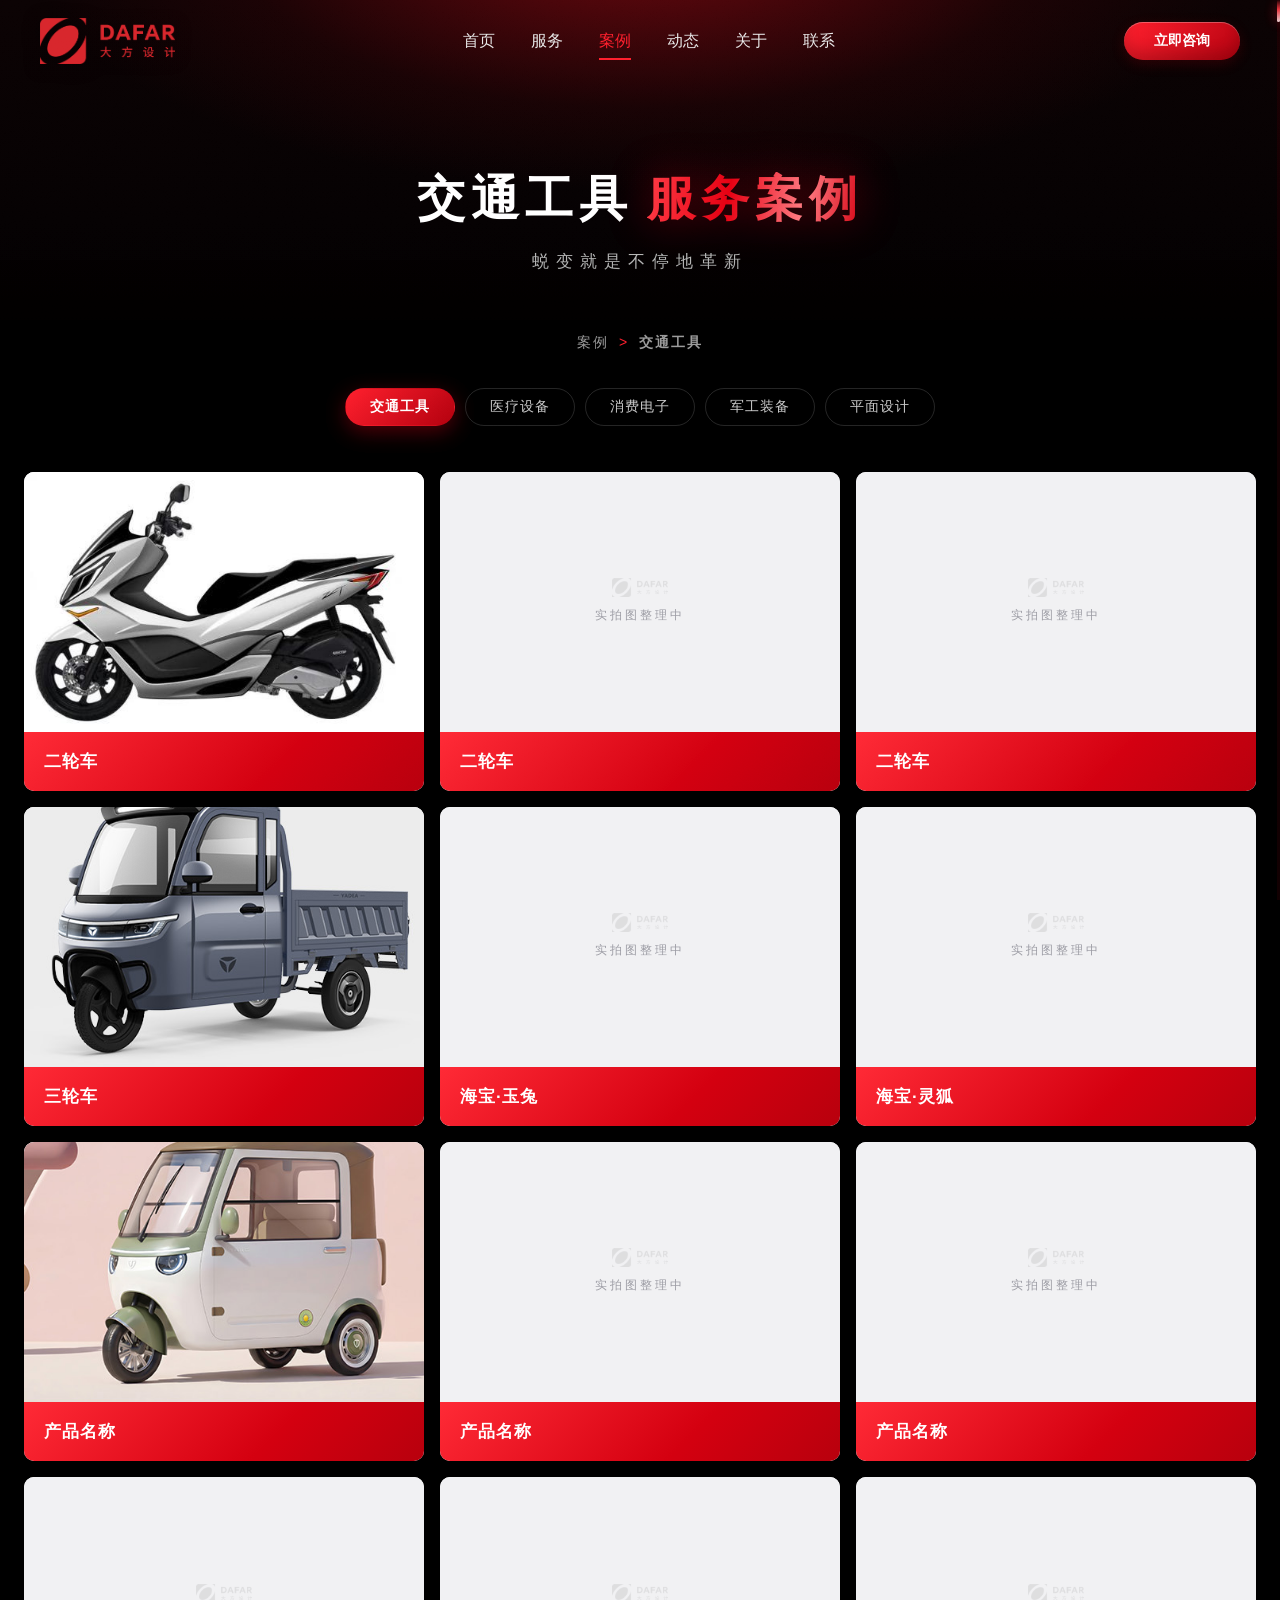
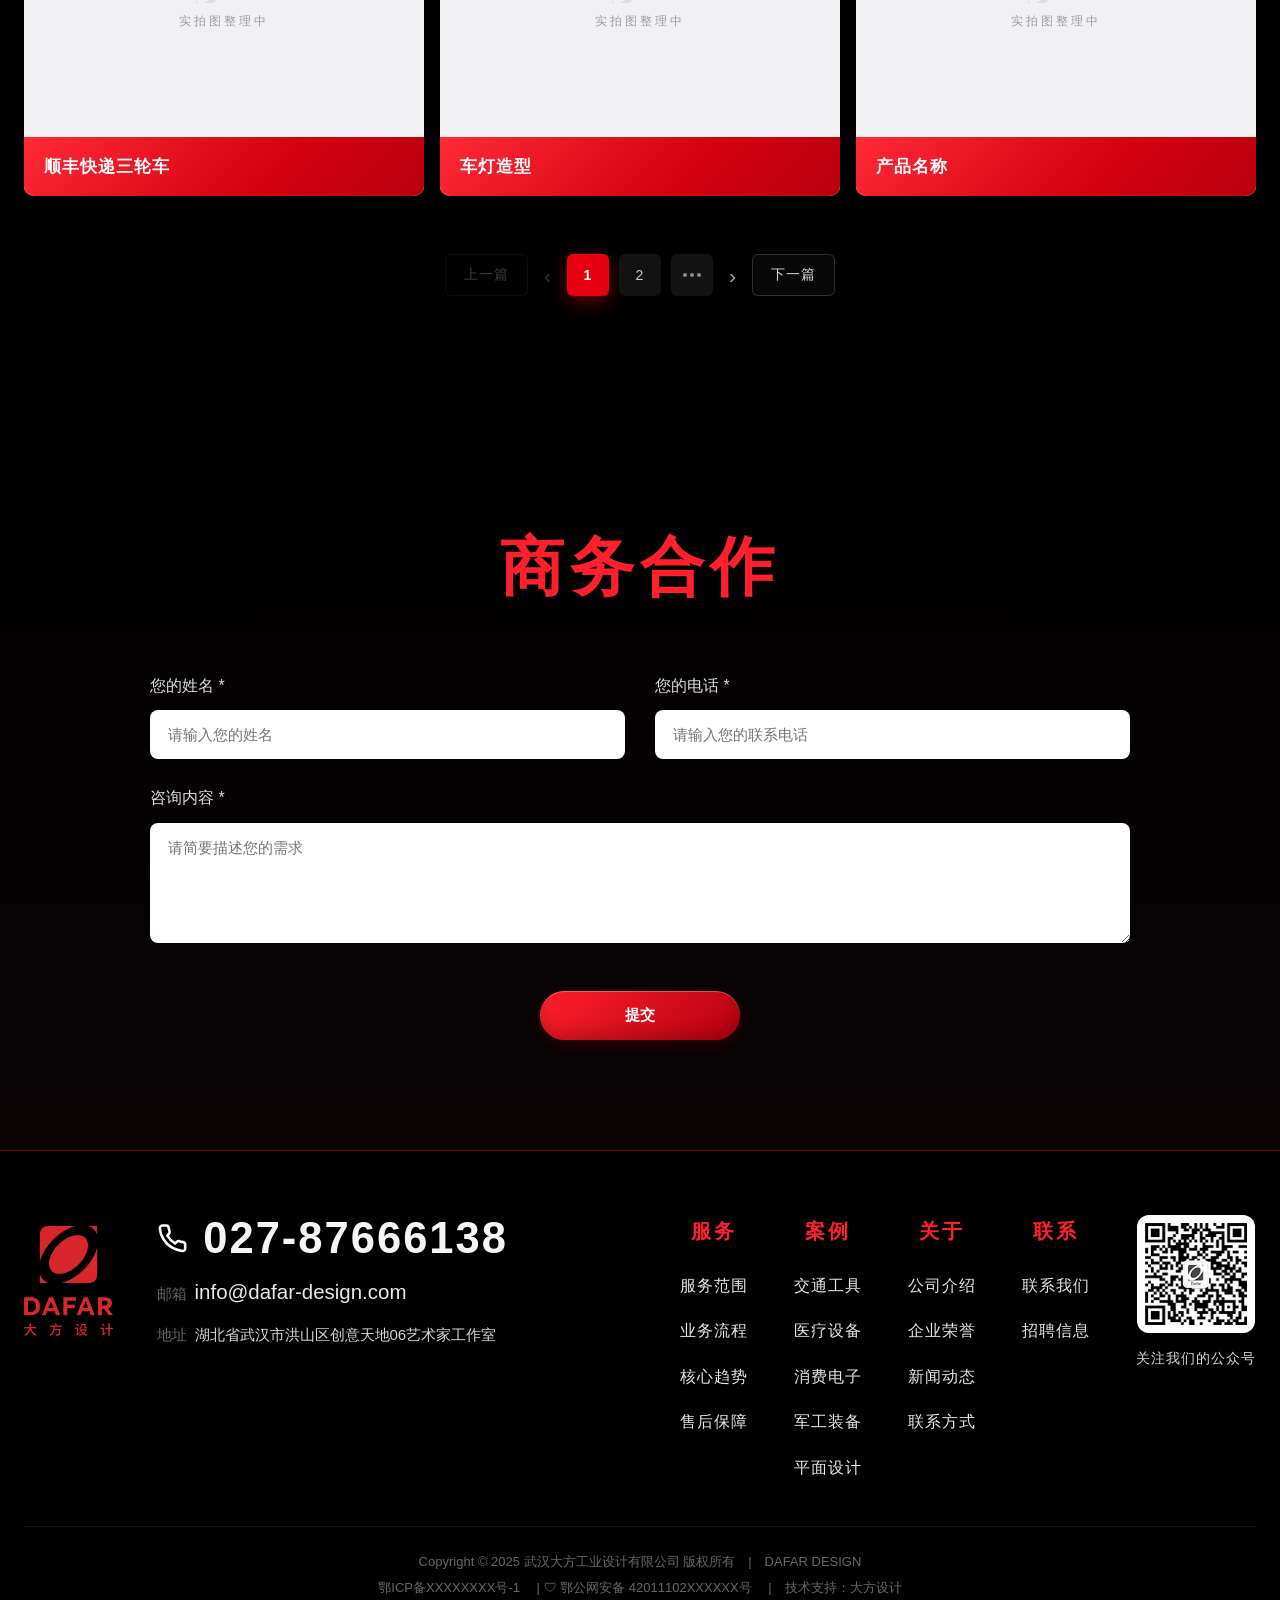
<file: case-list.html>
<!DOCTYPE html>
<html lang="zh-CN">
<head>
<meta charset="UTF-8">
<meta name="viewport" content="width=device-width, initial-scale=1.0">
<meta name="description" content="大方设计分类服务案例大全 — 交通工具、医疗设备、消费电子、军工装备、平面设计五大领域工业设计项目逐项展示。">
<meta name="keywords" content="大方设计,工业设计案例,交通工具设计,医疗设备设计,消费电子设计,军工装备设计,平面设计,武汉工业设计,DAFAR DESIGN">
<title>服务案例 — 大方设计 DAFAR DESIGN</title>
<style>
/* ============ 全局变量 & 复位（与主页一致） ============ */
:root{
  --red:#e60012;
  --red-bright:#ff1f2d;
  --red-deep:#b3000e;
  --red-glow:rgba(230,0,18,.55);
  --bg:#000000;
  --bg-soft:#0c0608;
  --bg-card:#141414;
  --bg-card-2:#1c1c1c;
  --text:#f5f5f5;
  --text-dim:#9a9a9a;
  --text-faint:#666;
  --line:rgba(255,255,255,.08);
  --radius:16px;
  --shadow:0 20px 50px rgba(0,0,0,.5);
  --ease-spring:cubic-bezier(.16,1,.3,1);
  --ease-out:cubic-bezier(.22,.61,.36,1);
  --maxw:1280px;
}
*{margin:0;padding:0;box-sizing:border-box}
html{scroll-behavior:smooth;scroll-padding-top:80px;overflow-x:clip}
body{
  font-family:"PingFang SC","Microsoft YaHei","Hiragino Sans GB","Noto Sans SC",-apple-system,sans-serif;
  background:var(--bg);color:var(--text);line-height:1.6;overflow-x:hidden;
  -webkit-font-smoothing:antialiased;
}
img{max-width:100%;display:block}
a{color:inherit;text-decoration:none}
button{font-family:inherit;cursor:pointer;border:none;background:none;color:inherit}
ul{list-style:none}
.container{max-width:var(--maxw);margin:0 auto;padding:0 24px}

/* ============ 通用标题（与主页一致） ============ */
.section{padding:110px 0;position:relative}
.sec-head{text-align:center;margin-bottom:64px}
.sec-head h2{
  font-size:clamp(28px,4vw,44px);font-weight:800;line-height:1.2;
  opacity:0;filter:blur(12px);letter-spacing:18px;transform:translateY(14px);
  transition:opacity 1s var(--ease-out),filter 1s var(--ease-out),
             letter-spacing 1.2s var(--ease-spring),transform 1s var(--ease-spring);
}
.sec-head.in h2{opacity:1;filter:blur(0);letter-spacing:2px;transform:none}
.sec-head h2 em{
  font-style:normal;color:transparent;
  background:linear-gradient(110deg,#b3000e 0%,#ff1f2d 30%,#ffd6d9 48%,#ff5560 52%,#ff1f2d 70%,#b3000e 100%);
  background-size:240% auto;-webkit-background-clip:text;background-clip:text;-webkit-text-fill-color:transparent;
  animation:shine 4.5s linear infinite;
}
@keyframes shine{to{background-position:-240% center}}
.sec-head p{color:var(--text-dim);font-size:clamp(15px,1.6vw,19px);margin-top:14px;letter-spacing:3px;
  opacity:0;transform:translateY(10px);transition:opacity .9s .28s var(--ease-out),transform .9s .28s var(--ease-out)}
.sec-head.in p{opacity:1;transform:none}

/* 红色按钮（与主页一致） */
.btn{
  display:inline-flex;align-items:center;justify-content:center;gap:8px;
  background:linear-gradient(135deg,var(--red-bright),var(--red-deep));
  color:#fff;padding:13px 38px;border-radius:40px;font-size:15px;font-weight:600;
  box-shadow:0 4px 14px rgba(230,0,18,.16),inset 0 1px 0 rgba(255,255,255,.28),inset 0 -8px 14px rgba(0,0,0,.16);
  transition:transform .35s var(--ease-spring),box-shadow .35s var(--ease-spring),filter .3s;
  position:relative;overflow:hidden;
}
.btn::after{
  content:"";position:absolute;top:0;left:-120%;width:60%;height:100%;
  background:linear-gradient(120deg,transparent,rgba(255,255,255,.45),transparent);
  transform:skewX(-20deg);transition:left .6s var(--ease-out);
}
.btn:hover{transform:translateY(-3px) scale(1.03);box-shadow:0 8px 22px rgba(230,0,18,.28),inset 0 1px 0 rgba(255,255,255,.3),inset 0 -8px 14px rgba(0,0,0,.16);filter:brightness(1.06)}
.btn:hover::after{left:130%}

/* ============ 导航（与服务页一致 + 下拉子菜单） ============ */
/* 跨文档 View Transitions：切页时导航栏独立成组保持稳定，正文交叉淡入 */
@view-transition{navigation:auto}
.nav{
  view-transition-name:site-nav;
  position:fixed;top:0;left:0;width:100%;z-index:1000;
  display:flex;align-items:center;justify-content:space-between;
  padding:18px 40px;transition:background .4s,backdrop-filter .4s,padding .4s,box-shadow .4s;
}
.nav.scrolled{
  background:rgba(8,4,5,.85);backdrop-filter:blur(14px) saturate(1.5);-webkit-backdrop-filter:blur(14px) saturate(1.5);
  padding:12px 40px;
  box-shadow:0 4px 30px rgba(0,0,0,.6);border-bottom:1px solid var(--line);
}
.logo{display:flex;align-items:center;gap:10px}
.logo img{height:46px;width:auto;display:block;transition:height .4s,filter .4s;filter:drop-shadow(0 2px 8px rgba(0,0,0,.5))}
.nav.scrolled .logo img{height:40px}
.nav-menu{display:flex;gap:36px}
.nav-menu li{position:relative}
.nav-menu>li>a{font-size:16px;font-weight:500;position:relative;padding:6px 0;color:#e8e8e8;transition:color .3s;display:inline-block}
.nav-menu>li>a::after{
  content:"";position:absolute;left:0;bottom:0;width:0;height:2px;
  background:var(--red-bright);transition:width .35s var(--ease-out);
}
.nav-menu>li>a:hover,.nav-menu>li>a.active{color:var(--red-bright)}
.nav-menu>li>a:hover::after,.nav-menu>li>a.active::after{width:100%}
/* 下拉子菜单 */
.dropdown{
  position:absolute;top:100%;left:50%;transform:translateX(-50%) translateY(10px);
  min-width:148px;padding:10px 0;border-radius:12px;
  background:rgba(12,6,7,.94);backdrop-filter:blur(16px) saturate(1.4);-webkit-backdrop-filter:blur(16px) saturate(1.4);
  border:1px solid rgba(230,0,18,.28);box-shadow:0 18px 44px rgba(0,0,0,.6);
  opacity:0;visibility:hidden;transition:opacity .3s var(--ease-out),transform .3s var(--ease-spring),visibility .3s;
}
.nav-menu li:hover .dropdown{opacity:1;visibility:visible;transform:translateX(-50%) translateY(4px)}
.dropdown::before{ /* 悬停缓冲区，防止鼠标滑过缝隙时闪没 */
  content:"";position:absolute;left:0;right:0;top:-12px;height:12px}
.dropdown a{
  display:block;padding:9px 24px;font-size:14px;color:#ddd;text-align:center;white-space:nowrap;
  letter-spacing:1px;transition:color .25s,background .25s;
}
.dropdown a:hover{color:var(--red-bright);background:rgba(230,0,18,.1)}
.nav-cta{padding:10px 30px;font-size:14px}
.nav-toggle{display:none;flex-direction:column;gap:5px;padding:8px}
.nav-toggle span{width:26px;height:2px;background:#fff;transition:.3s}

/* ============ 案例页 Banner（首页开屏 slogan 同款字体 + 滚动指示器） ============ */
.sub-hero{
  position:relative;min-height:100vh;display:flex;align-items:center;justify-content:center;
  overflow:hidden;background:linear-gradient(160deg,#1a0508 0%,#0c0203 55%,#000 100%);
}
.sub-hero-bg{position:absolute;inset:0;overflow:hidden}
.sub-hero-bg img{width:100%;height:100%;object-fit:cover;object-position:50% 50%;
  filter:brightness(.9) saturate(1.1);
  transform:scale(1.06);animation:subDrift 30s ease-in-out infinite alternate}
@keyframes subDrift{from{transform:scale(1.06) translate(0,0)}to{transform:scale(1.12) translate(-1.2%,1%)}}
.sub-hero-tint{position:absolute;inset:0;pointer-events:none;
  background:
    radial-gradient(ellipse at 50% 42%,transparent 40%,rgba(0,0,0,.45) 100%),
    linear-gradient(180deg,rgba(0,0,0,.5) 0%,transparent 26%,transparent 62%,rgba(0,0,0,.9) 100%)}
.sub-hero-inner{position:relative;z-index:2;text-align:center;padding:120px 24px 80px}
/* 中文主张：与首页开屏 slogan 完全同款 —— 细体 200 + 红白流光渐变整行填充 */
.sub-hero-inner h1{
  font-size:clamp(36px,5.8vw,74px);font-weight:200;letter-spacing:4px;line-height:1.25;
  background:linear-gradient(92deg,#f23945 0%,#ff949c 16%,#ffd9db 34%,#ffffff 50%,#ffd9db 66%,#ff8d95 84%,#e82935 100%);
  -webkit-background-clip:text;background-clip:text;-webkit-text-fill-color:transparent;color:transparent;
  opacity:0;filter:blur(14px);transform:translateY(24px);
  animation:heroTitleIn 1.1s .15s var(--ease-out) forwards;
}
@keyframes heroTitleIn{from{letter-spacing:16px}to{opacity:1;filter:blur(0);transform:none;letter-spacing:4px}}
/* 英文副题：与首页 .sl-en 同款 */
.sub-hero-inner .en{
  margin-top:22px;font-size:clamp(13px,1.7vw,22px);font-weight:200;color:rgba(255,255,255,.92);
  letter-spacing:clamp(4px,.8vw,11px);text-transform:uppercase;
  opacity:0;transform:translateY(18px);filter:blur(10px);animation:subIn .9s .5s var(--ease-out) forwards;
}
.sub-hero-inner .act{margin-top:44px;opacity:0;transform:translateY(18px);animation:subIn .9s .75s var(--ease-out) forwards}
@keyframes subIn{to{opacity:1;filter:blur(0);transform:none}}
/* 滚动指示器：发光环 + 中间胶囊 + 旋转炫光（与首页同款） */
.scroll-ind{
  position:absolute;bottom:42px;left:50%;transform:translateX(-50%);z-index:5;
  width:76px;height:76px;display:flex;align-items:center;justify-content:center;
}
.scroll-ind::before{content:"";position:absolute;inset:-6px;border-radius:50%;
  background:radial-gradient(circle,rgba(255,40,55,.14),transparent 65%);filter:blur(6px);
  animation:siGlow 2.8s ease-in-out infinite}
.si-ring{position:absolute;inset:8px;border-radius:50%;
  border:2px solid rgba(255,80,90,.55);
  box-shadow:0 0 10px 1px rgba(255,40,55,.28),inset 0 0 8px rgba(255,70,80,.25);
  animation:siGlow 2.8s ease-in-out infinite}
.si-ring::after{content:"";position:absolute;inset:-2px;border-radius:50%;
  background:conic-gradient(from 0deg,transparent 0 62%,rgba(255,150,160,.5) 80%,rgba(255,255,255,.7) 88%,transparent 96%);
  -webkit-mask:radial-gradient(farthest-side,transparent calc(100% - 4px),#000 calc(100% - 3px));
          mask:radial-gradient(farthest-side,transparent calc(100% - 4px),#000 calc(100% - 3px));
  animation:siSpin 2.6s linear infinite}
.si-pill{width:14px;height:30px;border-radius:9px;position:relative;z-index:2;
  background:linear-gradient(180deg,#ff6068,#e0121f 60%,#b3000e);
  box-shadow:0 0 10px 2px rgba(255,40,55,.4),inset 0 1px 3px rgba(255,190,195,.5),inset 0 -2px 4px rgba(120,0,8,.3);
  animation:siBob 2s ease-in-out infinite}
@keyframes siGlow{0%,100%{opacity:.6;box-shadow:0 0 8px 1px rgba(255,40,55,.2),inset 0 0 6px rgba(255,70,80,.2)}
  50%{opacity:1;box-shadow:0 0 18px 3px rgba(255,40,55,.45),inset 0 0 10px rgba(255,70,80,.4)}}
@keyframes siSpin{to{transform:rotate(360deg)}}
@keyframes siBob{0%,100%{transform:translateY(-4px)}50%{transform:translateY(4px)}}
/* 面包屑 */
.breadcrumb{
  position:absolute;left:0;right:0;bottom:26px;z-index:3;
  max-width:var(--maxw);margin:0 auto;padding:0 24px;
  font-size:14px;color:var(--text-dim);letter-spacing:2px;
  opacity:0;animation:subIn .8s 1s var(--ease-out) forwards;
}
.breadcrumb a{transition:color .3s}
.breadcrumb a:hover{color:var(--red-bright)}
.breadcrumb span{margin:0 10px;color:var(--red-bright)}

/* ============ 「工业设计案例」页面大标题 ============ */
.cases-intro{padding:96px 0 0;text-align:center}
.cases-intro h2{
  font-size:clamp(34px,5vw,56px);font-weight:900;color:var(--red-bright);letter-spacing:8px;
  animation:titleGlow 3.2s ease-in-out infinite;
}
@keyframes titleGlow{0%,100%{text-shadow:0 0 28px rgba(230,0,18,.35)}50%{text-shadow:0 0 60px rgba(230,0,18,.85),0 0 110px rgba(230,0,18,.45)}}

/* ============ 案例卡片（与主页服务案例同款） ============ */
.strength{background:linear-gradient(180deg,#000,#0a0405,#000)}
.cases-grid{display:grid;grid-template-columns:repeat(3,1fr);gap:22px}
.case-card{
  border-radius:14px;overflow:hidden;cursor:pointer;background:#111;
  transition:transform .45s var(--ease-spring),box-shadow .45s;position:relative;
}
.case-card:hover{transform:translateY(-8px);box-shadow:0 26px 54px rgba(0,0,0,.6),0 0 0 1px rgba(230,0,18,.35)}
.case-img{aspect-ratio:16/10;overflow:hidden;background:#e9e9e9}
.case-img .ph{
  width:100%;height:100%;display:flex;flex-direction:column;align-items:center;justify-content:center;gap:8px;
  background:
    radial-gradient(circle at 26% 18%,rgba(230,0,18,.20),transparent 58%),
    linear-gradient(150deg,#1c1c1e,#0d0d0f 62%,#180a0c);
  color:#e8e8e8;font-size:16px;letter-spacing:1px;text-align:center;
  transition:transform .6s var(--ease-out);position:relative;
}
.case-img .ph::before{
  content:"";position:absolute;top:calc(50% - 62px);left:50%;transform:translateX(-50%);
  width:64px;height:64px;border-radius:50%;
  background:url(assets/logo-white.png) center/56% no-repeat,rgba(255,255,255,.04);
  border:1px solid rgba(255,255,255,.10);opacity:.55;
}
.ph-name{margin-top:78px;font-weight:700}
.ph-note{font-size:12px;color:#6d6d72;letter-spacing:2px}
.case-card:hover .case-img .ph{transform:scale(1.08)}
.case-img img{width:100%;height:100%;object-fit:cover;object-position:50% 50%;display:block;
  transition:transform .6s var(--ease-out)}
.case-card:hover .case-img img{transform:scale(1.08)}
/* 标题条：默认深灰，仅悬停的那一张渐变成红色（红色层用 opacity 过渡，渐变本身无法补间） */
.case-title{
  position:relative;isolation:isolate;
  background:#161616;border-top:1px solid rgba(255,255,255,.06);
  color:#e6e6e6;font-size:18px;font-weight:700;padding:18px 22px;letter-spacing:1px;
  display:flex;align-items:center;justify-content:space-between;transition:color .4s;
}
/* 红色层向上多盖 1px，压住 border-top 那一行，否则悬停时红条上方会露出一条深灰线 */
.case-title::before{content:"";position:absolute;inset:-1px 0 0 0;z-index:-1;opacity:0;transition:opacity .45s var(--ease-out);
  background:linear-gradient(135deg,var(--red-bright),var(--red-deep))}
.case-card:hover .case-title{color:#fff}
.case-card:hover .case-title::before{opacity:1}
.case-title .arrow{opacity:0;transform:translateX(-8px);transition:.4s}
.case-card:hover .case-title .arrow{opacity:1;transform:none}
.sec-more{text-align:center;margin-top:50px}

/* ============ 结尾标语（首页开屏 slogan 同款：细体 200 + 红白流光渐变整行填充） ============ */
.cases-outro{padding:130px 0 110px;text-align:center}
.cases-outro .l1,.cases-outro .l2{
  font-size:clamp(30px,4.6vw,58px);font-weight:200;line-height:1.35;letter-spacing:6px;
  background:linear-gradient(92deg,#f23945 0%,#ff949c 16%,#ffd9db 34%,#ffffff 50%,#ffd9db 66%,#ff8d95 84%,#e82935 100%);
  -webkit-background-clip:text;background-clip:text;-webkit-text-fill-color:transparent;color:transparent;
}
.cases-outro .l2{margin-top:14px}

/* ============ 商务合作表单（与主页一致） ============ */
.contact{background:linear-gradient(180deg,#000,#0a0405)}
.contact h2{text-align:center;font-size:clamp(36px,6vw,64px);font-weight:900;color:var(--red-bright);
  letter-spacing:6px;margin-bottom:54px;animation:titleGlow 3.2s ease-in-out infinite}
.form{max-width:980px;margin:0 auto}
.form-row{display:grid;grid-template-columns:1fr 1fr;gap:30px;margin-bottom:26px}
.field label{display:block;font-size:16px;margin-bottom:12px;color:#ddd}
.field input,.field textarea{
  width:100%;background:#fff;border:none;border-radius:8px;padding:16px 18px;
  font-size:15px;color:#222;font-family:inherit;transition:box-shadow .3s,transform .3s;
}
.field textarea{min-height:120px;resize:vertical}
.field input:focus,.field textarea:focus{outline:none;box-shadow:0 0 0 3px rgba(230,0,18,.4)}
.form .submit{display:block;margin:40px auto 0;min-width:200px;padding:15px}

/* ============ 页脚（与主页一致） ============ */
.footer{border-top:1px solid rgba(230,0,18,.5);background:#000;padding:64px 0 0}
.footer-top{display:grid;grid-template-columns:1fr auto auto auto auto auto;gap:48px clamp(32px,3.6vw,58px);align-items:start;padding-bottom:46px}
.f-brand{display:flex;align-items:center;gap:44px}
.f-brand .f-logo{height:110px;width:auto;flex-shrink:0;filter:drop-shadow(0 4px 12px rgba(0,0,0,.5))}
.f-info{display:flex;flex-direction:column;gap:14px;min-width:0}
.f-brand .phone{display:flex;align-items:center;gap:16px;font-size:clamp(34px,3.4vw,48px);font-weight:800;letter-spacing:2px;white-space:nowrap;line-height:1.1;font-variant-numeric:tabular-nums lining-nums}
.f-brand .phone svg{width:clamp(28px,2.4vw,36px);height:auto;color:#fff;flex-shrink:0}
.f-brand .line{font-size:15px;color:#d6d6d6;margin-top:0}
.f-brand .line.mail{font-size:clamp(18px,1.6vw,23px);font-weight:300;color:#e8e8e8}
.f-brand .line b{color:var(--text-faint);font-weight:400;font-size:15px;margin-right:8px}
.f-col{text-align:center}
.f-col h5{color:var(--red-bright);font-size:20px;font-weight:700;letter-spacing:3px;margin-bottom:26px}
.f-col a{display:block;color:#e6e6e6;font-size:16px;margin-bottom:20px;white-space:nowrap;letter-spacing:1px;
  transition:color .3s,transform .3s,opacity .3s}
.f-col a:last-child{margin-bottom:0}
.f-col:hover a:not(:hover){opacity:.45}
.f-col a:hover{color:var(--red-bright);transform:translateY(-2px)}
.f-qr{text-align:center}
.f-qr .qr{width:118px;height:118px;margin:0 auto 14px;border-radius:12px;background:#fff;padding:8px}
.f-qr .qr img{display:block;width:100%;height:100%;object-fit:contain}
.f-qr p{font-size:14px;color:#d6d6d6;letter-spacing:1px}
.copyright{
  border-top:1px solid var(--line);padding:22px 0;text-align:center;
  font-size:13px;color:var(--text-faint);line-height:2;
}
.copyright a{color:var(--text-faint);transition:color .3s}
.copyright a:hover{color:var(--red-bright)}

/* ============ 弹窗 Modal（与主页一致） ============ */
.modal{
  position:fixed;inset:0;z-index:2000;display:flex;align-items:center;justify-content:center;
  background:rgba(0,0,0,.8);backdrop-filter:blur(10px) saturate(1.2);-webkit-backdrop-filter:blur(10px) saturate(1.2);
  opacity:0;visibility:hidden;transition:opacity .4s,visibility .4s;padding:20px;
}
.modal.open{opacity:1;visibility:visible}
.modal-card{
  background:linear-gradient(160deg,#1c1416,#0c0708);border:1px solid rgba(230,0,18,.4);
  border-radius:18px;max-width:640px;width:100%;padding:0;overflow:hidden;position:relative;
  transform:translateY(40px) scale(.92);transition:transform .5s var(--ease-spring);
  box-shadow:0 40px 90px rgba(0,0,0,.7);
}
.modal.open .modal-card{transform:none}
.modal-img{aspect-ratio:16/9;overflow:hidden}
.modal-img .ph{width:100%;height:100%;display:flex;align-items:center;justify-content:center;
  background:linear-gradient(135deg,#2a2a2a,#141414);color:#777;font-size:13px}
.modal-body{padding:32px 36px 36px}
.modal-body h3{font-size:26px;font-weight:800;color:var(--red-bright);margin-bottom:14px}
.modal-body p{color:#bdbdbd;font-size:15px;line-height:1.9}
.modal-close{position:absolute;top:18px;right:18px;width:38px;height:38px;border-radius:50%;
  background:var(--red);font-size:0;line-height:0;display:flex;align-items:center;justify-content:center;
  transform-origin:50% 50%;transition:transform .3s;z-index:3}
.modal-close::before,.modal-close::after{
  content:"";position:absolute;left:50%;top:50%;width:16px;height:2px;border-radius:2px;
  background:#fff;transform-origin:50% 50%;margin:-1px 0 0 -8px;
}
.modal-close::before{transform:rotate(45deg)}
.modal-close::after{transform:rotate(-45deg)}
.modal-close:hover{transform:rotate(90deg)}

/* ============ 滚动揭示动画（与主页一致） ============ */
.reveal{opacity:0;transform:translateY(48px);transition:opacity .9s var(--ease-out),transform .9s var(--ease-spring)}
.reveal.in{opacity:1;transform:none}
.reveal-sc{opacity:0;transform:scale(.86);transition:opacity .8s var(--ease-out),transform .8s var(--ease-spring)}
.reveal-sc.in{opacity:1;transform:none}
.reveal-l{opacity:0;transform:translateX(-50px);transition:opacity .9s var(--ease-out),transform .9s var(--ease-spring)}
.reveal-l.in{opacity:1;transform:none}
.reveal-r{opacity:0;transform:translateX(50px);transition:opacity .9s var(--ease-out),transform .9s var(--ease-spring)}
.reveal-r.in{opacity:1;transform:none}
.reveal.d1,.reveal-sc.d1{transition-delay:.08s}
.reveal.d2,.reveal-sc.d2{transition-delay:.16s}
.reveal.d3,.reveal-sc.d3{transition-delay:.24s}
.anim-paused *,.anim-paused *::before,.anim-paused *::after{animation-play-state:paused!important}

/* ============ V3 质感层（与主页一致） ============ */
::selection{background:rgba(230,0,18,.85);color:#fff}
:where(a,button,input,textarea):focus-visible{outline:2px solid rgba(255,80,90,.75);outline-offset:3px}
/* 系统滚动条收起：右侧只保留一条品牌线（下方 .sb-rail），避免两条红线并排 */
html{-ms-overflow-style:none;scrollbar-width:none}
::-webkit-scrollbar{width:0;height:0}
::-webkit-scrollbar-track,::-webkit-scrollbar-thumb{background:transparent}
.grain{position:fixed;inset:0;z-index:3000;pointer-events:none;opacity:.045;mix-blend-mode:overlay;
  background-image:url("data:image/svg+xml,%3Csvg xmlns='http://www.w3.org/2000/svg' width='280' height='280'%3E%3Cfilter id='n'%3E%3CfeTurbulence type='fractalNoise' baseFrequency='.8' numOctaves='2' stitchTiles='stitch'/%3E%3CfeColorMatrix type='saturate' values='0'/%3E%3C/filter%3E%3Crect width='100%25' height='100%25' filter='url(%23n)'/%3E%3C/svg%3E");
  background-size:280px 280px}

/* ============ 响应式 ============ */
@media(max-width:1100px){
  .cases-grid{grid-template-columns:repeat(2,1fr)}
  .footer-top{grid-template-columns:1fr 1fr 1fr}
  .f-qr{grid-column:span 3}
}
@media(max-width:820px){
  .nav{padding:14px 20px}
  .nav.scrolled{padding:10px 20px}
  .nav-toggle{display:flex}
  .nav-menu{
    position:fixed;top:0;right:0;width:74%;max-width:320px;height:100vh;transform:translateX(105%);visibility:hidden;
    flex-direction:column;gap:0;background:rgba(10,5,6,.97);backdrop-filter:blur(16px);
    padding:90px 30px;transition:transform .45s var(--ease-out);box-shadow:-10px 0 40px rgba(0,0,0,.5);
  }
  .nav-menu.open{transform:none;visibility:visible}
  .nav-menu>li>a{font-size:18px;padding:16px 0;border-bottom:1px solid var(--line);display:block}
  .dropdown{display:none}   /* 小屏收起下拉，点主项直达页面 */
  .nav-cta{display:none}
  .nav-toggle.active span:nth-child(1){transform:translateY(7px) rotate(45deg)}
  .nav-toggle.active span:nth-child(2){opacity:0}
  .nav-toggle.active span:nth-child(3){transform:translateY(-7px) rotate(-45deg)}
  .sub-hero{min-height:100svh}
  .section{padding:70px 0}
  .cases-intro{padding:70px 0 0}
}
@media(max-width:560px){
  .cases-grid{grid-template-columns:1fr}
  .form-row{grid-template-columns:1fr}
  .footer-top{grid-template-columns:1fr 1fr}
  .f-brand{flex-direction:column;align-items:center;text-align:center;gap:18px;grid-column:span 2}
  .f-info{align-items:center}
  .f-qr{grid-column:span 2}
  .f-brand .phone{font-size:24px}
}
/* 案例页首屏换成橙红的玻璃面板图后偏亮，单独再压暗一档并给标题加一层柔光底，保证可读 */
.sub-hero .sub-hero-bg img{filter:brightness(.3) saturate(.66) contrast(1.08)}
.sub-hero-inner{isolation:isolate}
.sub-hero-inner::before{content:"";position:absolute;inset:-12% -14%;z-index:-1;pointer-events:none;
  background:radial-gradient(ellipse 62% 58% at 50% 46%,rgba(0,0,0,.62) 0%,rgba(0,0,0,.34) 46%,rgba(0,0,0,0) 76%)}

/* ============ 案例分类大全页 ============ */
.cl-hero{
  position:relative;overflow:hidden;text-align:center;
  padding:168px 24px 104px;
  background:
    radial-gradient(ellipse 68% 92% at 50% -14%,rgba(126,8,16,.82),rgba(60,4,8,.32) 46%,transparent 70%),
    linear-gradient(180deg,#0b0203 0%,#050102 58%,#000 100%);
}
.cl-hero::after{content:"";position:absolute;left:0;right:0;bottom:0;height:120px;
  background:linear-gradient(180deg,transparent,#000);pointer-events:none}
.cl-hero h1{
  font-size:clamp(30px,4.4vw,48px);font-weight:800;letter-spacing:6px;line-height:1.3;color:#fff;
  opacity:0;filter:blur(10px);transform:translateY(16px);
  animation:subIn 1s var(--ease-out) .1s forwards;
}
.cl-hero h1 em{
  font-style:normal;margin-left:.28em;
  background:linear-gradient(100deg,#ff3b46 0%,#e60012 38%,#ff7a81 72%,#d40010 100%);
  -webkit-background-clip:text;background-clip:text;-webkit-text-fill-color:transparent;color:transparent;
  filter:drop-shadow(0 0 22px rgba(230,0,18,.45));
}
.cl-hero .cl-sub{
  margin-top:18px;font-size:clamp(13px,1.45vw,17px);color:#b6b6b6;letter-spacing:7px;
  opacity:0;transform:translateY(14px);animation:subIn .9s var(--ease-out) .4s forwards;
}
.cl-hero .breadcrumb{position:absolute;z-index:3}

.cl-list{padding:8px 0 110px}
.cl-tabs{display:flex;flex-wrap:wrap;justify-content:center;gap:10px;margin-bottom:46px}
.cl-tab{
  padding:9px 24px;border-radius:30px;font-size:14px;letter-spacing:1px;
  border:1px solid rgba(255,255,255,.14);color:#c9c9c9;
  transition:border-color .3s,color .3s,background .3s,box-shadow .3s;
}
.cl-tab:hover{border-color:rgba(255,70,80,.65);color:#fff;background:rgba(230,0,18,.1)}
.cl-tab.on{
  border-color:transparent;color:#fff;font-weight:600;
  background:linear-gradient(135deg,var(--red-bright),var(--red-deep));
  box-shadow:0 6px 20px rgba(230,0,18,.34);
}

.cl-grid{display:grid;grid-template-columns:repeat(3,1fr);gap:16px}
.cl-card{
  border-radius:10px;overflow:hidden;cursor:pointer;background:#fff;position:relative;
  opacity:0;transform:translateY(26px) scale(.97);
  transition:opacity .7s var(--ease-out),transform .7s var(--ease-spring),box-shadow .45s;
}
.cl-card.in{opacity:1;transform:none}
.cl-card:hover{transform:translateY(-6px);box-shadow:0 26px 48px rgba(0,0,0,.58)}
.cl-photo{aspect-ratio:16/10.4;background:#f1f1f3;overflow:hidden;display:flex;align-items:center;justify-content:center}
.cl-photo img{width:100%;height:100%;object-fit:cover;object-position:50% 54%;display:block;
  transition:transform .7s var(--ease-out)}
.cl-card:hover .cl-photo img{transform:scale(1.06)}
/* 没有实拍图的项目：浅底占位，宁可留白也不拿别的产品照片冒充 */
.cl-wait{display:flex;flex-direction:column;align-items:center;gap:9px;color:#9c9ca4}
.cl-wait img{width:56px;height:auto;filter:invert(1) grayscale(1) contrast(.55);opacity:.22}
.cl-wait span{font-size:12px;letter-spacing:3px}
.cl-bar{
  display:flex;align-items:center;justify-content:space-between;gap:12px;
  padding:16px 20px;color:#fff;font-size:17px;font-weight:700;letter-spacing:1px;
  background:linear-gradient(135deg,#ff2a36,#d40010 62%,#b8000d);
  transition:filter .35s;
}
.cl-bar span{overflow:hidden;text-overflow:ellipsis;white-space:nowrap}
.cl-bar i{font-style:normal;font-size:16px;opacity:0;transform:translateX(-8px);transition:.35s var(--ease-out);flex-shrink:0}
.cl-card:hover .cl-bar{filter:brightness(1.08)}
.cl-card:hover .cl-bar i{opacity:1;transform:none}

.cl-pager{display:flex;align-items:center;justify-content:center;gap:10px;margin-top:58px;flex-wrap:wrap}
.cl-pg{
  min-width:42px;height:42px;padding:0 18px;border-radius:6px;
  border:1px solid rgba(255,255,255,.16);background:rgba(255,255,255,.03);
  color:#d6d6d6;font-size:14px;letter-spacing:1px;
  display:inline-flex;align-items:center;justify-content:center;
  transition:border-color .3s,color .3s,background .3s,box-shadow .3s,transform .3s var(--ease-out);
}
.cl-pg:hover:not(:disabled):not(.on){border-color:rgba(255,70,80,.75);color:#fff;background:rgba(230,0,18,.14);transform:translateY(-2px)}
.cl-pg.on{background:var(--red);border-color:var(--red);color:#fff;font-weight:700;box-shadow:0 6px 18px rgba(230,0,18,.42)}
/* 页码与省略号是同一种深色小方块，去掉边框只留底色 */
.cl-pg.cl-num,.cl-dots{
  min-width:42px;height:42px;padding:0;border-radius:6px;border:0;
  background:rgba(255,255,255,.07);color:#c9c9c9;
  display:inline-flex;align-items:center;justify-content:center;gap:3px;
}
/* 写在 .cl-num 之后单独标高，否则会把当前页的红底盖掉 */
.cl-pg.cl-num.on{background:var(--red);border-color:var(--red);color:#fff}
.cl-dots{line-height:1;user-select:none}
.cl-dots b{display:block;width:4px;height:4px;border-radius:50%;background:#8d8d8d}
/* 左右尖角不带框，只是一枚灰色的箭头 */
.cl-pg.cl-arrow{
  min-width:0;padding:0 6px;border:0;background:none;border-radius:0;
  font-size:21px;line-height:1;letter-spacing:0;color:#a8a8a8;
}
.cl-pg.cl-arrow:hover:not(:disabled){background:none;transform:none;color:var(--red)}
.cl-pg:disabled{opacity:.28;cursor:default}
/* 后面还有内容时，省略号里的三个点依次亮起、依次熄灭，像在往右走；只动 opacity/颜色 */
.cl-dots.cl-breath b{animation:clDotsWalk 1.6s ease-in-out infinite}
.cl-dots.cl-breath b:nth-child(2){animation-delay:.18s}
.cl-dots.cl-breath b:nth-child(3){animation-delay:.36s}
.cl-dots.cl-breath:hover b{animation-play-state:paused}
@keyframes clDotsWalk{
  0%,60%,100%{background:#8d8d8d;transform:none}
  20%,32%{background:#ff4650;transform:scale(1.35)}
}

/* 切分类时标题 / 面包屑的「浮现」动效：遮罩向上揭开 + 轻微位移 */
@keyframes clTextSwap{
  0%{opacity:0;transform:translateY(.4em);clip-path:inset(0 0 100% 0)}
  45%{opacity:1}
  100%{opacity:1;transform:none;clip-path:inset(-30% 0 -20% 0)}
}
.cl-hero.swap #clCat,
.cl-hero.swap .breadcrumb b{animation:clTextSwap .62s var(--ease-out) both}
.cl-hero.swap h1 em{animation:clTextSwap .62s var(--ease-out) .07s both}
.cl-tabs .cl-tab{will-change:transform}
.cl-empty{padding:70px 0;text-align:center;color:#8a8a8a;letter-spacing:2px}
/* 数据未补满的空白页：一排空卡片在循环「接力」亮起，暗示后面还有内容可以翻 */
.cl-more{
  grid-column:1/-1;display:flex;flex-direction:column;align-items:center;justify-content:center;gap:28px;
  min-height:380px;padding:56px 20px;border:1px dashed rgba(255,255,255,.09);border-radius:10px;overflow:hidden;
}
.cl-ghosts{display:flex;gap:14px}
.cl-ghosts i{
  display:block;width:clamp(58px,7vw,92px);aspect-ratio:16/10.4;border-radius:8px;
  border:1px solid rgba(255,255,255,.13);
  background:linear-gradient(160deg,rgba(255,255,255,.055),rgba(255,255,255,.012));
  animation:clGhost 3.3s var(--ease-out) infinite;
}
.cl-ghosts i:nth-child(2){animation-delay:.22s}
.cl-ghosts i:nth-child(3){animation-delay:.44s}
@keyframes clGhost{
  0%,74%,100%{transform:none;border-color:rgba(255,255,255,.13);box-shadow:none}
  14%,30%{transform:translateY(-9px);border-color:rgba(255,70,80,.8);box-shadow:0 14px 30px rgba(230,0,18,.26)}
}
.cl-more-text{font-size:14px;letter-spacing:6px;color:#6f6f76;display:inline-flex;align-items:center}
.cl-more-text .d{display:inline-flex;gap:5px;margin-left:10px}
.cl-more-text .d b{width:4px;height:4px;border-radius:50%;background:#8a8a92;animation:clDot 1.8s ease-in-out infinite}
.cl-more-text .d b:nth-child(2){animation-delay:.18s}
.cl-more-text .d b:nth-child(3){animation-delay:.36s}
@keyframes clDot{0%,100%{opacity:.25;transform:translateY(0)}40%{opacity:1;transform:translateY(-3px)}}

@media(max-width:1100px){
  .cl-grid{grid-template-columns:repeat(2,1fr)}
  .cl-hero{padding:140px 24px 90px}
}
@media(max-width:700px){
  .cl-grid{grid-template-columns:1fr;gap:14px}
  .cl-hero{padding:124px 20px 78px}
  .cl-hero h1{letter-spacing:3px}
  .cl-hero .cl-sub{letter-spacing:4px}
  .cl-tabs{margin-bottom:32px}
  .cl-tab{padding:8px 18px;font-size:13px}
  .cl-bar{font-size:16px;padding:14px 18px}
  /* 小屏页码一行放得下：收窄间距与文字按钮的内边距 */
  .cl-pager{gap:6px}
  .cl-pg.cl-text{padding:0 11px;letter-spacing:0;font-size:13px}
  .cl-pg.cl-num,.cl-dots{min-width:38px;height:38px}
  .cl-pg.cl-arrow{padding:0 3px;font-size:19px}
  .cl-pager{margin-top:40px}
}

@media(prefers-reduced-motion:reduce){
  *{animation:none!important;transition-duration:.01ms!important}
}

/* ---------- 右侧滚动进度（品牌红线） ---------- */
/* ---------- 右侧品牌滚动线 ----------
   3px 贴边红线随阅读进度生长，前端一颗呼吸的光头；滚动时光头亮起并拖出尾迹，
   滚到底整条转亮。右侧 10px 范围可直接拖动定位，替代被收起的系统滚动条。 */
.sb-rail{position:fixed;top:0;right:0;width:10px;height:100vh;z-index:1200;
  cursor:grab;touch-action:none}
.sb-rail.drag{cursor:grabbing}
.sb-rail s,.sb-rail i,.sb-rail b{position:absolute;right:0;top:0;pointer-events:none;text-decoration:none;display:block}
.sb-rail s{width:3px;height:100%;background:rgba(230,0,18,.07)}
.sb-rail i{width:3px;height:100%;transform-origin:top center;transform:scaleY(var(--p,0));
  background:linear-gradient(180deg,rgba(230,0,18,.42),rgba(255,45,58,.9));
  box-shadow:0 0 10px rgba(230,0,18,.45);
  transition:box-shadow .45s var(--ease-out),filter .45s var(--ease-out)}
.sb-rail b{width:3px;height:22px;border-radius:3px;opacity:.9;
  background:linear-gradient(180deg,rgba(255,80,90,0),#ff3b45 42%,#ffe3e5);
  transform:translateY(calc(var(--y,22px) - 22px));
  filter:drop-shadow(0 0 6px rgba(255,40,60,.85));
  animation:sbBreath 2.6s ease-in-out infinite}
@keyframes sbBreath{50%{opacity:.5}}
.sb-rail.moving b{animation:none;opacity:1}
.sb-rail.moving i{box-shadow:0 0 16px rgba(255,40,60,.8);filter:brightness(1.18)}
.sb-rail.moving b::before{content:"";position:absolute;left:0;bottom:100%;width:100%;height:74px;
  background:linear-gradient(0deg,rgba(255,59,69,.5),transparent);border-radius:2px}
.sb-rail.at-end i{background:linear-gradient(180deg,rgba(230,0,18,.5),#ff6b73);
  box-shadow:0 0 18px rgba(255,60,70,.9)}
.sb-rail.at-end b{background:linear-gradient(180deg,rgba(255,120,130,0),#ff8a90 42%,#fff);
  filter:drop-shadow(0 0 10px rgba(255,80,90,1));opacity:1}
@media(prefers-reduced-motion:reduce){.sb-rail b{animation:none}.sb-rail i{transition:none}}
</style>
</head>
<body>

<!-- 全站胶片颗粒 -->
<div class="grain" aria-hidden="true"></div>

<!-- ============ 导航 ============ -->
<nav class="nav" id="nav">
  <a class="logo" href="index.html">
    <img src="assets/logo-h.png" alt="大方设计 DAFAR DESIGN">
  </a>
  <ul class="nav-menu" id="navMenu">
    <li><a href="index.html">首页</a></li>
    <li>
      <a href="services.html">服务</a>
      <div class="dropdown">
        <a href="services.html#scope">服务范围</a>
        <a href="services.html#flow">业务流程</a>
        <a href="services.html#trends">核心趋势</a>
        <a href="services.html#aftersale">售后服务</a>
      </div>
    </li>
    <li>
      <a href="cases.html" class="active">案例</a>
      <div class="dropdown">
        <a href="case-list.html?cat=transport">交通工具</a>
        <a href="case-list.html?cat=medical">医疗设备</a>
        <a href="case-list.html?cat=consumer">消费电子</a>
        <a href="case-list.html?cat=military">军工装备</a>
        <a href="case-list.html?cat=graphic">平面设计</a>
      </div>
    </li>
    <li>
      <a href="news.html">动态</a>
      <div class="dropdown">
        <a href="news.html">动态新闻</a>
      </div>
    </li>
    <li>
      <a href="about.html">关于</a>
      <div class="dropdown">
        <a href="about.html#strength">企业实力</a>
        <a href="about.html#honor">资质荣誉</a>
        <a href="about.html#vision">人文愿景</a>
      </div>
    </li>
    <li>
      <a href="contact.html">联系</a>
      <div class="dropdown">
        <a href="contact.html#reach">联系我们</a>
        <a href="contact.html#jobs">招聘信息</a>
      </div>
    </li>
  </ul>
  <button class="btn nav-cta" onclick="document.getElementById('contact').scrollIntoView()">立即咨询</button>
  <button class="nav-toggle" id="navToggle" aria-label="菜单"><span></span><span></span><span></span></button>
</nav>

<!-- ============ 分类头图 ============ -->
<header class="cl-hero" id="top">
  <h1><span id="clCat">交通工具</span><em>服务案例</em></h1>
  <p class="cl-sub">蜕变就是不停地革新</p>
  <div class="breadcrumb"><a href="cases.html">案例</a><span>&gt;</span><b id="clCrumb">交通工具</b></div>
</header>

<!-- ============ 分类案例大全 ============ -->
<section class="cl-list" id="clList">
  <div class="container">
    <nav class="cl-tabs" id="clTabs" aria-label="案例分类"></nav>
    <div class="cl-grid" id="clGrid"></div>
    <div class="cl-pager" id="clPager"></div>
  </div>
</section>

<!-- ============ 商务合作 表单 ============ -->
<section class="section contact" id="contact">
  <div class="container">
    <h2 class="reveal">商务合作</h2>
    <form class="form" id="bizForm" onsubmit="return submitForm(event)">
      <div class="form-row">
        <div class="field reveal-l"><label>您的姓名 *</label><input type="text" name="name" required placeholder="请输入您的姓名"></div>
        <div class="field reveal-r"><label>您的电话 *</label><input type="tel" name="phone" required pattern="[0-9\-\+\s]{7,}" placeholder="请输入您的联系电话"></div>
      </div>
      <div class="field reveal"><label>咨询内容 *</label><textarea name="msg" required placeholder="请简要描述您的需求"></textarea></div>
      <button type="submit" class="btn submit reveal">提交</button>
    </form>
  </div>
</section>

<!-- ============ 页脚 ============ -->
<footer class="footer">
  <div class="container">
    <div class="footer-top">
      <div class="f-brand">
        <img class="f-logo" src="assets/logo-v.png" alt="大方设计 DAFAR DESIGN">
        <div class="f-info">
          <div class="phone"><svg viewBox="0 0 24 24" fill="none" stroke="currentColor" stroke-width="2"><path d="M22 16.9v3a2 2 0 0 1-2.2 2 19.8 19.8 0 0 1-8.6-3 19.5 19.5 0 0 1-6-6 19.8 19.8 0 0 1-3-8.6A2 2 0 0 1 4.1 2h3a2 2 0 0 1 2 1.7c.1.9.4 1.8.7 2.7a2 2 0 0 1-.5 2.1L8.1 9.9a16 16 0 0 0 6 6l1.4-1.2a2 2 0 0 1 2.1-.5c.9.3 1.8.6 2.7.7a2 2 0 0 1 1.7 2z"/></svg>027-87666138</div>
          <div class="line mail"><b>邮箱</b>info@dafar-design.com</div>
          <div class="line"><b>地址</b>湖北省武汉市洪山区创意天地06艺术家工作室</div>
        </div>
      </div>
      <div class="f-col"><h5>服务</h5><a href="services.html#scope">服务范围</a><a href="services.html#flow">业务流程</a><a href="services.html#trends">核心趋势</a><a href="services.html#aftersale">售后保障</a></div>
      <div class="f-col"><h5>案例</h5><a href="case-list.html?cat=transport">交通工具</a><a href="case-list.html?cat=medical">医疗设备</a><a href="case-list.html?cat=consumer">消费电子</a><a href="case-list.html?cat=military">军工装备</a><a href="case-list.html?cat=graphic">平面设计</a></div>
      <div class="f-col"><h5>关于</h5><a href="about.html#intro">公司介绍</a><a href="about.html#honor">企业荣誉</a><a href="news.html">新闻动态</a><a href="contact.html">联系方式</a></div>
      <div class="f-col"><h5>联系</h5><a href="contact.html#reach">联系我们</a><a href="contact.html#jobs">招聘信息</a></div>
      <div class="f-qr">
        <div class="qr"><img src="assets/qrcode.png" alt="大方设计微信公众号二维码"></div>
        <p>关注我们的公众号</p>
      </div>
    </div>
    <div class="copyright">
      Copyright © 2025 武汉大方工业设计有限公司 版权所有　|　DAFAR DESIGN<br>
      <a href="https://beian.miit.gov.cn" target="_blank" rel="noopener">鄂ICP备XXXXXXXX号-1</a>
      　|
      <a href="http://www.beian.gov.cn/portal/registerSystemInfo" target="_blank" rel="noopener">🛡 鄂公网安备 42011102XXXXXX号</a>
      　|　技术支持：大方设计
    </div>
  </div>
</footer>

<!-- ============ 通用弹窗 ============ -->
<div class="modal" id="modal">
  <div class="modal-card">
    <button class="modal-close" onclick="closeModal()" aria-label="关闭">&times;</button>
    <div class="modal-img"><div class="ph" id="modalImg">案例配图</div></div>
    <div class="modal-body"><h3 id="modalTitle"></h3><p id="modalText"></p></div>
  </div>
</div>

<script>
/* 进站标记：从本页跳回首页时跳过首页开屏动画 */
try{sessionStorage.setItem('dfEntered','1')}catch(e){}

/* ====== 导航：滚动变色 + 移动菜单（与主页一致） ====== */
const nav=document.getElementById('nav'),navToggle=document.getElementById('navToggle'),navMenu=document.getElementById('navMenu');
navToggle.onclick=()=>{navToggle.classList.toggle('active');navMenu.classList.toggle('open')};
navMenu.querySelectorAll('a').forEach(a=>a.onclick=()=>{navToggle.classList.remove('active');navMenu.classList.remove('open')});
let scrollTick=false;
addEventListener('scroll',function(){
  if(scrollTick) return;
  scrollTick=true;
  requestAnimationFrame(function(){
    scrollTick=false;
    nav.classList.toggle('scrolled',scrollY>40);
  });
},{passive:true});
</script>
<script src="assets/data.js"></script>
<script>
/* ====== 分类案例大全 ======
   数据与「案例」页共用 assets/data.js 的 DF.GRID，两处顺序一致，
   详情页的「上一篇 / 下一篇」才不会串位。
   配图优先级：清单里登记的实拍编号 → DF.CASES 匹配到的首图 → 浅底占位。
   宁可留白，也不拿别的产品照片冒充本项目。 */
var CL={cat:'transport',page:1,size:12};
/* 每页仍是 12 条（现有案例全部铺满前两页），下面指定分类再多留一页空位，
   等新案例补进来。CL_PAGES 给的是「最少页数」，数据够了会自然多于它。 */
var CL_PAGES={transport:3,medical:2,consumer:2,military:2,graphic:2};
var CL_ORDER=['transport','medical','consumer','military','graphic'];

(function(){
  var q=new URLSearchParams(location.search);
  var c=q.get('cat');
  if(c&&DF.CATS[c]) CL.cat=c;
  var p=parseInt(q.get('p'),10);
  if(p>0) CL.page=p;
})();

/* 人工配图：只在「图里确实是这个产品」时才登记。
   键是清单里的项目名（与 DF.GRID 里完全一致），值是 assets/cases2 下的文件名。
   这份表会覆盖自动匹配 —— 自动匹配是按名字互相包含来判断的，比如「海宝·电轿」
   会被配到灵悦的照片上，那是不对的。 */
var CL_PIC={
  transport:{'二轮车':['moto-1']},
  medical:{},
  consumer:{'书法体验设备':['calligraphy-2'],'探地雷达小车':['$case3'],'飞行模拟设备':['cnnp-drive'],
            '易达巡检机器人':['yida-robot'],'电力巡检机器人':['$case9']},
  military:{'船用氢燃料电池':['h2-fuel-1'],'语音通信融合终端':['kc660b']},
  graphic:{'导视设计':['vis-1'],'品牌设计':['logo-liantou'],'画册设计':['book-1']}
};
/* 同名卡片（比如三张「二轮车」）按出现次序依次取用，取完就回落占位；
   换页 / 换分类时清空，否则计数器会一直往上加 */
var CL_seen={};

function clPhoto(name,n,cat){
  var arr=(CL_PIC[cat]||{})[name];
  if(arr){
    var k=cat+'|'+name, i=CL_seen[k]||0;
    CL_seen[k]=i+1;
    if(i<arr.length){
      var f=arr[i];
      return f.charAt(0)==='$' ? 'assets/cases/'+f.slice(1)+'.png' : 'assets/cases2/'+f+'.jpg';
    }
    return '';
  }
  if(n) return 'assets/cases/case'+n+'.png';
  return '';
}
function clGo(name,n,gi){
  var hit=window.DF&&DF.match(name,DF.CASES);
  if(hit){location.href='case-detail.html?id='+encodeURIComponent(hit.id)+'&i='+gi;return}
  var pic=n?('assets/cases/case'+n+'.png'):'';
  location.href='case-detail.html?name='+encodeURIComponent(name)+'&cat='+CL.cat+
    '&i='+gi+'&img='+encodeURIComponent(pic);
}

function clRender(){
  CL_seen={};
  var list=DF.GRID[CL.cat]||[];
  var size=CL.size;
  var dataTotal=Math.max(1,Math.ceil(list.length/size));
  var total=Math.max(dataTotal,CL_PAGES[CL.cat]||0);
  CL.page=Math.min(Math.max(1,CL.page),total);
  var start=(CL.page-1)*size;

  var catName=DF.CATS[CL.cat].name;
  document.getElementById('clCat').textContent=catName;
  document.getElementById('clCrumb').textContent=catName;
  document.title=catName+'服务案例 — 大方设计 DAFAR DESIGN';

  var tabs=document.getElementById('clTabs');
  tabs.innerHTML='';
  CL_ORDER.forEach(function(k){
    var b=document.createElement('button');
    b.className='cl-tab'+(k===CL.cat?' on':'');
    b.type='button';
    b.textContent=DF.CATS[k].name;
    b.onclick=function(){
      if(k===CL.cat)return;
      CL.cat=k;CL.page=1;clSync();clRender();clReveal();clSwapText();
    };
    tabs.appendChild(b);
  });
  document.querySelectorAll('.dropdown a[href^="case-list.html"]').forEach(function(a){
    a.classList.toggle('active',a.getAttribute('href').indexOf('cat='+CL.cat)>-1);
  });

  var grid=document.getElementById('clGrid');
  grid.innerHTML='';
  if(!list.length){
    grid.innerHTML='<div class="cl-empty">该分类案例正在整理中，欢迎来电 027-87666138 咨询。</div>';
  }else if(start>=list.length){
    /* 数据还没补满的空白页：不硬凑，三条空位循环接力亮起，示意后面还有 */
    grid.innerHTML='<div class="cl-empty cl-more">'+
      '<div class="cl-ghosts" aria-hidden="true"><i></i><i></i><i></i></div>'+
      '<div class="cl-more-text">更多案例整理中<span class="d"><b></b><b></b><b></b></span></div>'+
    '</div>';
  }
  list.slice(start,start+size).forEach(function(item,i){
    var gi=start+i, name=item[0], n=item[1], src=clPhoto(name,n,CL.cat);
    var card=document.createElement('article');
    card.className='cl-card';
    card.innerHTML='<div class="cl-photo">'+
        (src?'<img src="'+src+'" alt="'+name+'" loading="lazy">'
            :'<div class="cl-wait"><img src="assets/logo-h.png" alt=""><span>实拍图整理中</span></div>')+
      '</div><div class="cl-bar"><span>'+name+'</span><i>→</i></div>';
    /* assets/cases2 里有几张只剩文件头的空壳 JPEG，解码失败会露出空白框，这里回落到占位 */
    var im=card.querySelector('.cl-photo img');
    if(src&&im)im.onerror=function(){
      this.parentNode.innerHTML='<div class="cl-wait"><img src="assets/logo-h.png" alt=""><span>实拍图整理中</span></div>';
    };
    card.onclick=function(){clGo(name,n,gi)};
    grid.appendChild(card);
  });

  var pager=document.getElementById('clPager');
  pager.innerHTML='';
  function pg(label,page,cls,disabled){
    var b=document.createElement('button');
    b.className='cl-pg'+(cls?' '+cls:'');
    b.type='button';b.textContent=label;
    b.setAttribute('aria-label',
      cls==='cl-arrow'?(label==='‹'?'上一页':'下一页'):
      cls==='cl-text'?label:'第 '+label+' 页');
    if(disabled){b.disabled=true;b.setAttribute('aria-disabled','true');}
    else if(cls!=='on')b.onclick=function(){
      CL.page=page;clSync();clRender();clReveal();
      document.getElementById('clList').scrollIntoView({block:'start'});
    };
    if(cls==='on')b.setAttribute('aria-current','page');
    return b;
  }
  /* 三个小圆点组成省略号：预留页用呼吸版，数字之间跳页用静态版 */
  var dots=function(breath){
    var s=document.createElement('span');
    s.className='cl-dots'+(breath?' cl-breath':'');
    s.setAttribute('aria-hidden','true');
    for(var i=0;i<3;i++)s.appendChild(document.createElement('b'));
    return s;
  };
  if(list.length&&total>1){
    /* 版式：上一篇  ‹  1 2  …  ›  下一篇
       数字只列「有内容」的页；预留的空白页不占数字位，靠 › / 下一页 才走得到 */
    pager.appendChild(pg('上一篇',CL.page-1,'cl-text',CL.page<=1));
    pager.appendChild(pg('‹',CL.page-1,'cl-arrow',CL.page<=1));
    var shown=[];
    for(var k=1;k<=dataTotal;k++){
      if(k===1||k===dataTotal||Math.abs(k-CL.page)<=1) shown.push(k);
    }
    var prev=0;
    shown.forEach(function(n){
      if(prev&&n-prev>1)pager.appendChild(dots());
      pager.appendChild(pg(String(n),n,'cl-num'+(n===CL.page?' on':''),false));
      prev=n;
    });
    /* 预留页不给数字，用「…」占位，暗示后面还有内容 */
    if(total>dataTotal)pager.appendChild(dots(true));
    pager.appendChild(pg('›',CL.page+1,'cl-arrow',CL.page>=total));
    pager.appendChild(pg('下一篇',CL.page+1,'cl-text',CL.page>=total));
  }
}

/* 切分类时标题 / 面包屑重新「揭开」一次：
   先摘掉类再强制重排，动画才会从 0 重放；这里不碰 filter，只位移 + 遮罩，不拖帧 */
function clSwapText(){
  var hero=document.querySelector('.cl-hero');
  if(!hero||matchMedia('(prefers-reduced-motion: reduce)').matches)return;
  hero.classList.remove('swap');
  void hero.offsetWidth;
  hero.classList.add('swap');
}

function clSync(){
  try{history.replaceState(null,'',location.pathname+'?cat='+CL.cat+(CL.page>1?'&p='+CL.page:''));}catch(e){}
}

/* 卡片入场：渲染后隔两帧再加 in，否则浏览器会把初始态和结束态合并，动画不触发 */
function clReveal(){
  document.querySelectorAll('#clGrid .cl-card').forEach(function(c){
    requestAnimationFrame(function(){requestAnimationFrame(function(){c.classList.add('in')})});
  });
}
/* ====== 弹窗 ====== */
const modal=document.getElementById('modal');
function openModal(t,txt,img){
  document.getElementById('modalTitle').textContent=t;
  document.getElementById('modalText').textContent=txt;
  var m=document.getElementById('modalImg');
  if(img&&/.(png|jpe?g|webp|gif)$/i.test(img)){
    m.innerHTML='<img src="'+img+'" alt="'+t+'" style="width:100%;height:100%;object-fit:cover;display:block">';
    m.classList.add('has-img');
  }else{m.textContent=img||t;m.classList.remove('has-img')}
  modal.classList.add('open');document.body.style.overflow='hidden';
}
function closeModal(){modal.classList.remove('open');document.body.style.overflow=''}
modal.onclick=function(e){if(e.target===modal)closeModal()};
addEventListener('keydown',function(e){if(e.key==='Escape')closeModal()});

clRender();clSync();setTimeout(clReveal,40);

/* ====== 滚动揭示动画 ====== */
const io=new IntersectionObserver(function(es){es.forEach(function(e){if(e.isIntersecting){e.target.classList.add('in');io.unobserve(e.target)}})},{threshold:.15});
document.querySelectorAll('.reveal,.reveal-l,.reveal-r,.reveal-sc').forEach(function(el){io.observe(el)});

/* ====== 离屏暂停无限 CSS 动画 ====== */
const animIO=new IntersectionObserver(function(es){es.forEach(function(e){
  e.target.classList.toggle('anim-paused',!e.isIntersecting);
})},{rootMargin:'120px 0px'});
document.querySelectorAll('.section,.sub-hero,.cases-intro,.cases-outro').forEach(function(el){animIO.observe(el)});

/* ====== 访客轨迹记录（与主页同款，板块名换成案例页的） ====== */
var VISIT={};
(function(){
  function fmt(d){return d.getFullYear()+'-'+String(d.getMonth()+1).padStart(2,'0')+'-'+String(d.getDate()).padStart(2,'0')+' '
    +String(d.getHours()).padStart(2,'0')+':'+String(d.getMinutes()).padStart(2,'0')}
  var now=new Date();
  var cnt=1,first=fmt(now);
  try{
    cnt=(parseInt(localStorage.getItem('df_visits')||'0',10)||0)+1;
    localStorage.setItem('df_visits',String(cnt));
    first=localStorage.getItem('df_first')||first;
    localStorage.setItem('df_first',first);
  }catch(e){}
  var ref=document.referrer,src='直接访问（输入网址/书签）';
  if(ref){
    try{var h=new URL(ref).hostname;
      if(h.indexOf('baidu')>-1)src='百度搜索';
      else if(h.indexOf('google')>-1)src='Google 搜索';
      else if(h.indexOf('bing')>-1)src='必应搜索';
      else if(h.indexOf('sogou')>-1)src='搜狗搜索';
      else if(location.hostname&&h===location.hostname)src='站内跳转';
      else src='外部链接：'+h;
    }catch(e){src='外部链接'}
  }
  var ua=navigator.userAgent;
  if(ua.indexOf('MicroMessenger')>-1)src+='（微信内打开）';
  var dev=/iPhone/.test(ua)?'iPhone':/iPad/.test(ua)?'iPad':/Android/.test(ua)?'安卓手机':/Windows/.test(ua)?'Windows 电脑':/Mac/.test(ua)?'Mac 电脑':'其他设备';
  var brw=ua.indexOf('MicroMessenger')>-1?'微信内置浏览器':ua.indexOf('Edg')>-1?'Edge':ua.indexOf('Chrome')>-1?'Chrome':ua.indexOf('Safari')>-1?'Safari':'其他浏览器';
  var SEC_NAMES={clList:'案例分类·列表',contact:'案例分类·商务合作'};
  var viewed=[];
  var secIO=new IntersectionObserver(function(es){es.forEach(function(en){
    if(en.isIntersecting){
      var n=SEC_NAMES[en.target.id];
      if(n&&en.target.id==='clList')n+='·'+DF.CATS[CL.cat].name;
      if(n&&viewed.indexOf(n)<0)viewed.push(n);
    }
  })},{threshold:.35});
  Object.keys(SEC_NAMES).forEach(function(id){var el=document.getElementById(id);if(el)secIO.observe(el)});
  VISIT={
    enter:now,fmt:fmt,count:cnt,first:first,src:src,dev:dev,brw:brw,viewed:viewed,
    stay:function(){var s=Math.round((new Date()-this.enter)/1000);
      return s<60?s+' 秒':Math.floor(s/60)+' 分 '+(s%60)+' 秒'}
  };
  try{
    var vid=localStorage.getItem('df_vid');
    if(!vid){vid='v'+Date.now().toString(36)+Math.random().toString(36).slice(2,8);localStorage.setItem('df_vid',vid)}
    var payload=JSON.stringify({src:src,dev:dev,brw:brw,n:cnt,vid:vid});
    var sendTrack=function(){return fetch('https://dafar-visit-tracker.dafar-design.workers.dev/track',{
      method:'POST',headers:{'Content-Type':'application/json'},keepalive:true,body:payload})};
    sendTrack().catch(function(){setTimeout(function(){sendTrack().catch(function(){})},4000)});
  }catch(e){}
})();

/* ====== 表单提交 → 飞书商务群通知（与主页同一 Webhook） ====== */
const FEISHU_WEBHOOK='https://open.feishu.cn/open-apis/bot/v2/hook/9de97622-80a6-4dc8-9de2-49c4d5387d02';

async function submitForm(e){
  e.preventDefault();
  const f=e.target,btn=f.querySelector('.submit');
  const name=f.name.value.trim(),phone=f.phone.value.trim(),msg=f.msg.value.trim();
  btn.disabled=true;const btnText=btn.textContent;btn.textContent='提交中…';
  const time=VISIT.fmt(new Date());
  const visitBrief='进入 '+VISIT.fmt(VISIT.enter)+'，浏览 '+VISIT.stay()+'，第'+VISIT.count+'次来访，来源 '+VISIT.src
    +'，'+VISIT.dev+'·'+VISIT.brw+'，看过：'+(VISIT.viewed.length?VISIT.viewed.join('→'):'直达表单');
  let notified=false;
  try{
    const res=await fetch(FEISHU_WEBHOOK,{
      method:'POST',
      headers:{'Content-Type':'application/json'},
      body:JSON.stringify({
        msg_type:'post',
        content:{post:{zh_cn:{
          title:'🔔 官网咨询 — 新的商务合作意向（案例分类页）',
          content:[
            [{tag:'text',text:'👤 姓名：'+name}],
            [{tag:'text',text:'📞 电话：'+phone}],
            [{tag:'text',text:'📝 需求：'+msg}],
            [{tag:'text',text:'🕐 提交时间：'+time}],
            [{tag:'text',text:'──── 该客户的访问记录 ────'}],
            [{tag:'text',text:'🚪 本次进入官网：'+VISIT.fmt(VISIT.enter)+'，提交前已浏览 '+VISIT.stay()}],
            [{tag:'text',text:'🔁 第 '+VISIT.count+' 次来访（首次来访 '+VISIT.first+'）'}],
            [{tag:'text',text:'🔗 来源：'+VISIT.src}],
            [{tag:'text',text:'📱 设备：'+VISIT.dev+' · '+VISIT.brw}],
            [{tag:'text',text:'👁 浏览过的板块：'+(VISIT.viewed.length?VISIT.viewed.join(' → '):'（直达表单）')}]
          ]
        }}}
      })
    });
    const data=await res.json().catch(function(){return {}});
    notified=res.ok&&data.code===0;
  }catch(err){}
  let archived=false;
  try{
    const r2=await fetch('https://dafar-visit-tracker.dafar-design.workers.dev/consult',{
      method:'POST',headers:{'Content-Type':'application/json'},keepalive:true,
      body:JSON.stringify({name:name,phone:phone,msg:msg,visit:visitBrief,notified:notified})
    });
    const d2=await r2.json().catch(function(){return {}});
    archived=r2.ok&&d2.ok;
    if(!notified&&d2.forwarded)notified=true;
  }catch(err){}
  if(notified||archived){
    openModal('提交成功 ✓','感谢您的咨询，'+name+'！我们已收到您的需求，将尽快通过 '+phone+' 与您联系。');
    f.reset();
  }else{
    openModal('提交失败','抱歉，网络异常导致提交失败，请稍后重试，或直接致电与我们联系。');
  }
  btn.disabled=false;btn.textContent=btnText;
  return false;
}
</script>
<script src="assets/scroll.js"></script>
</body>
</html>
</file>
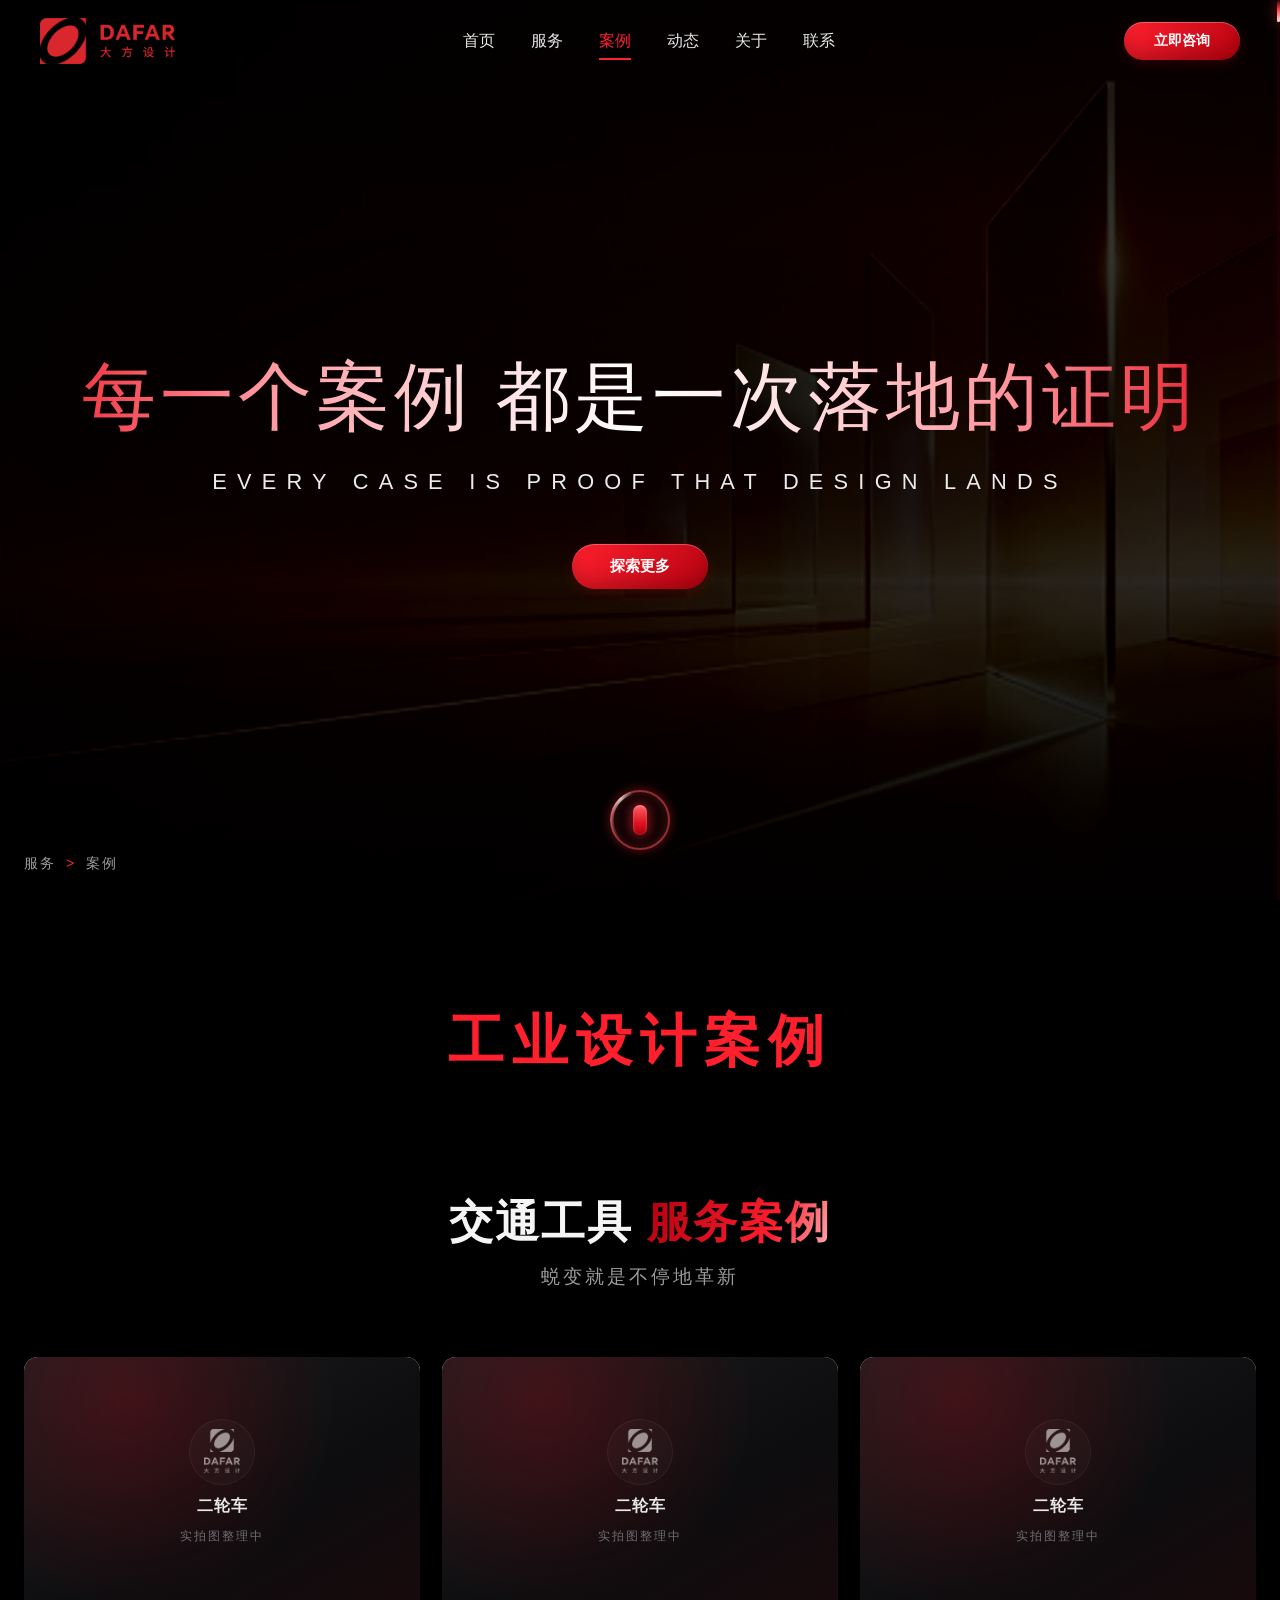
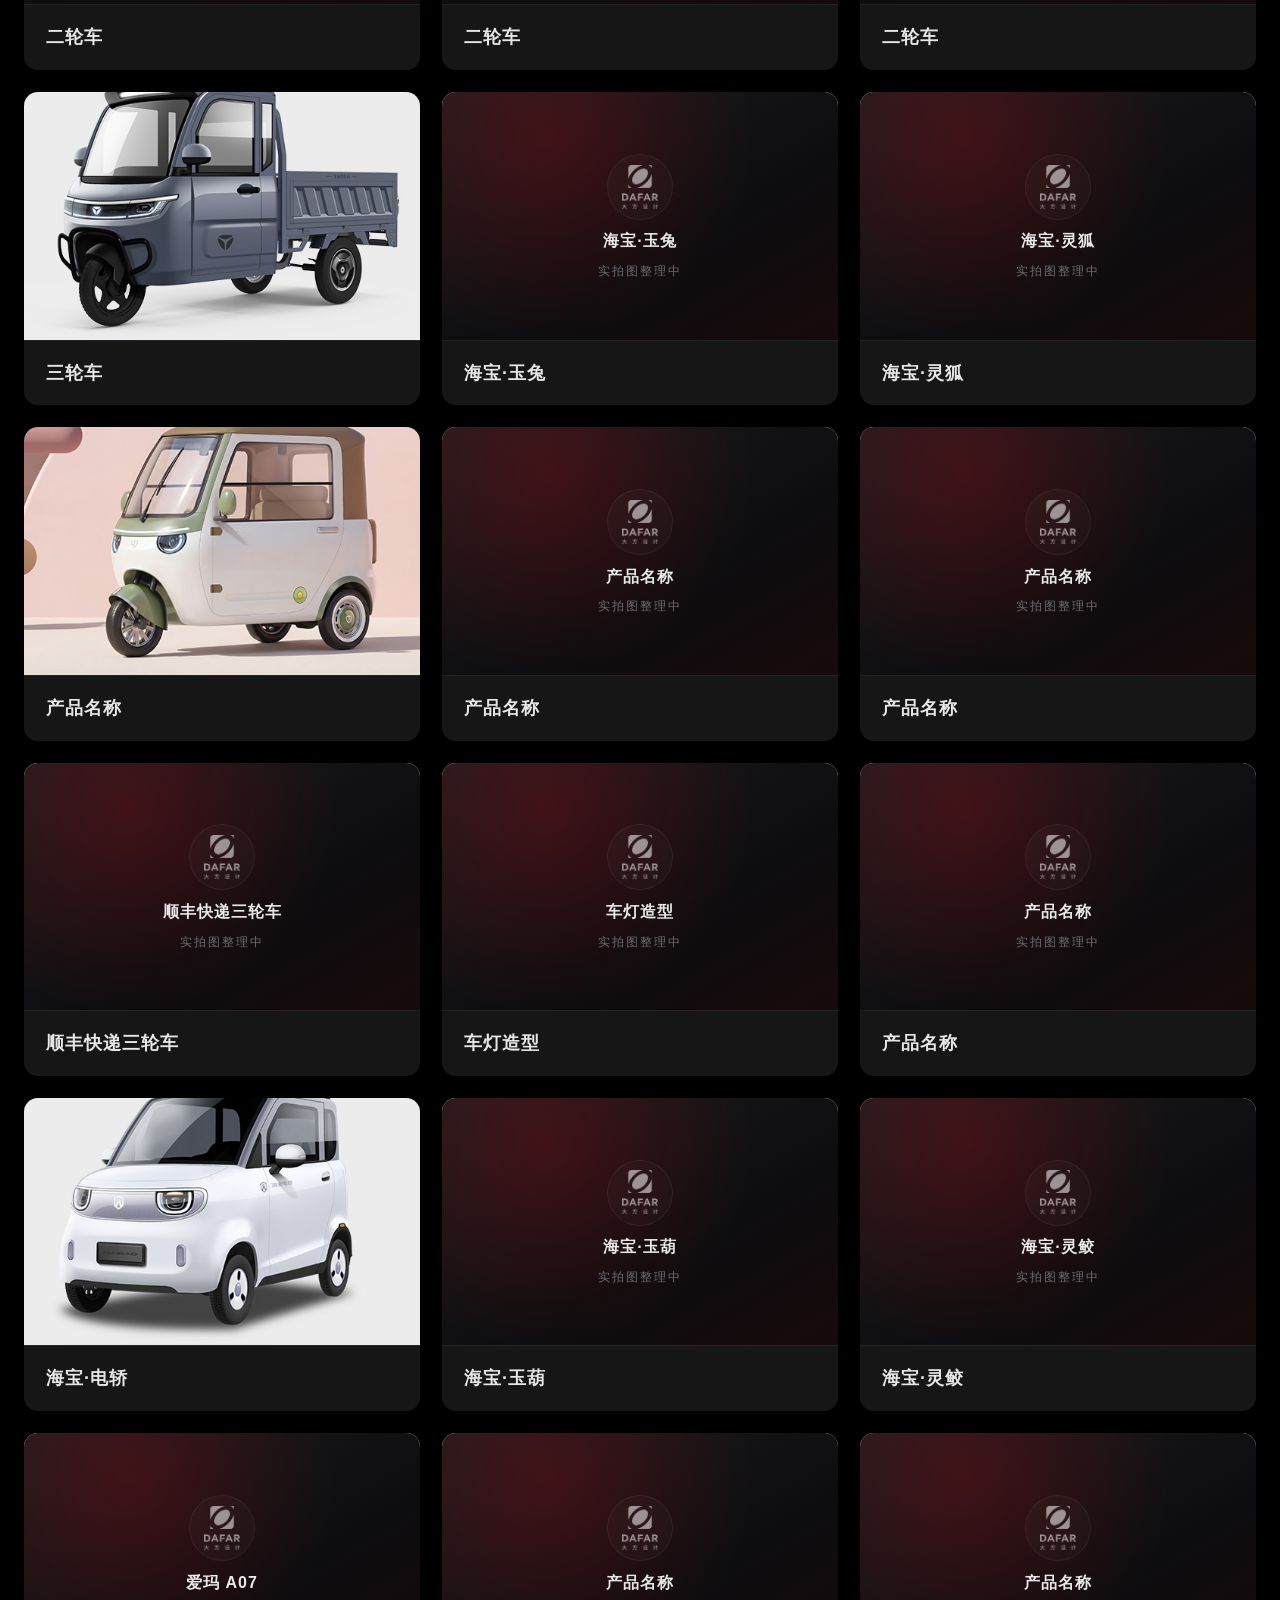
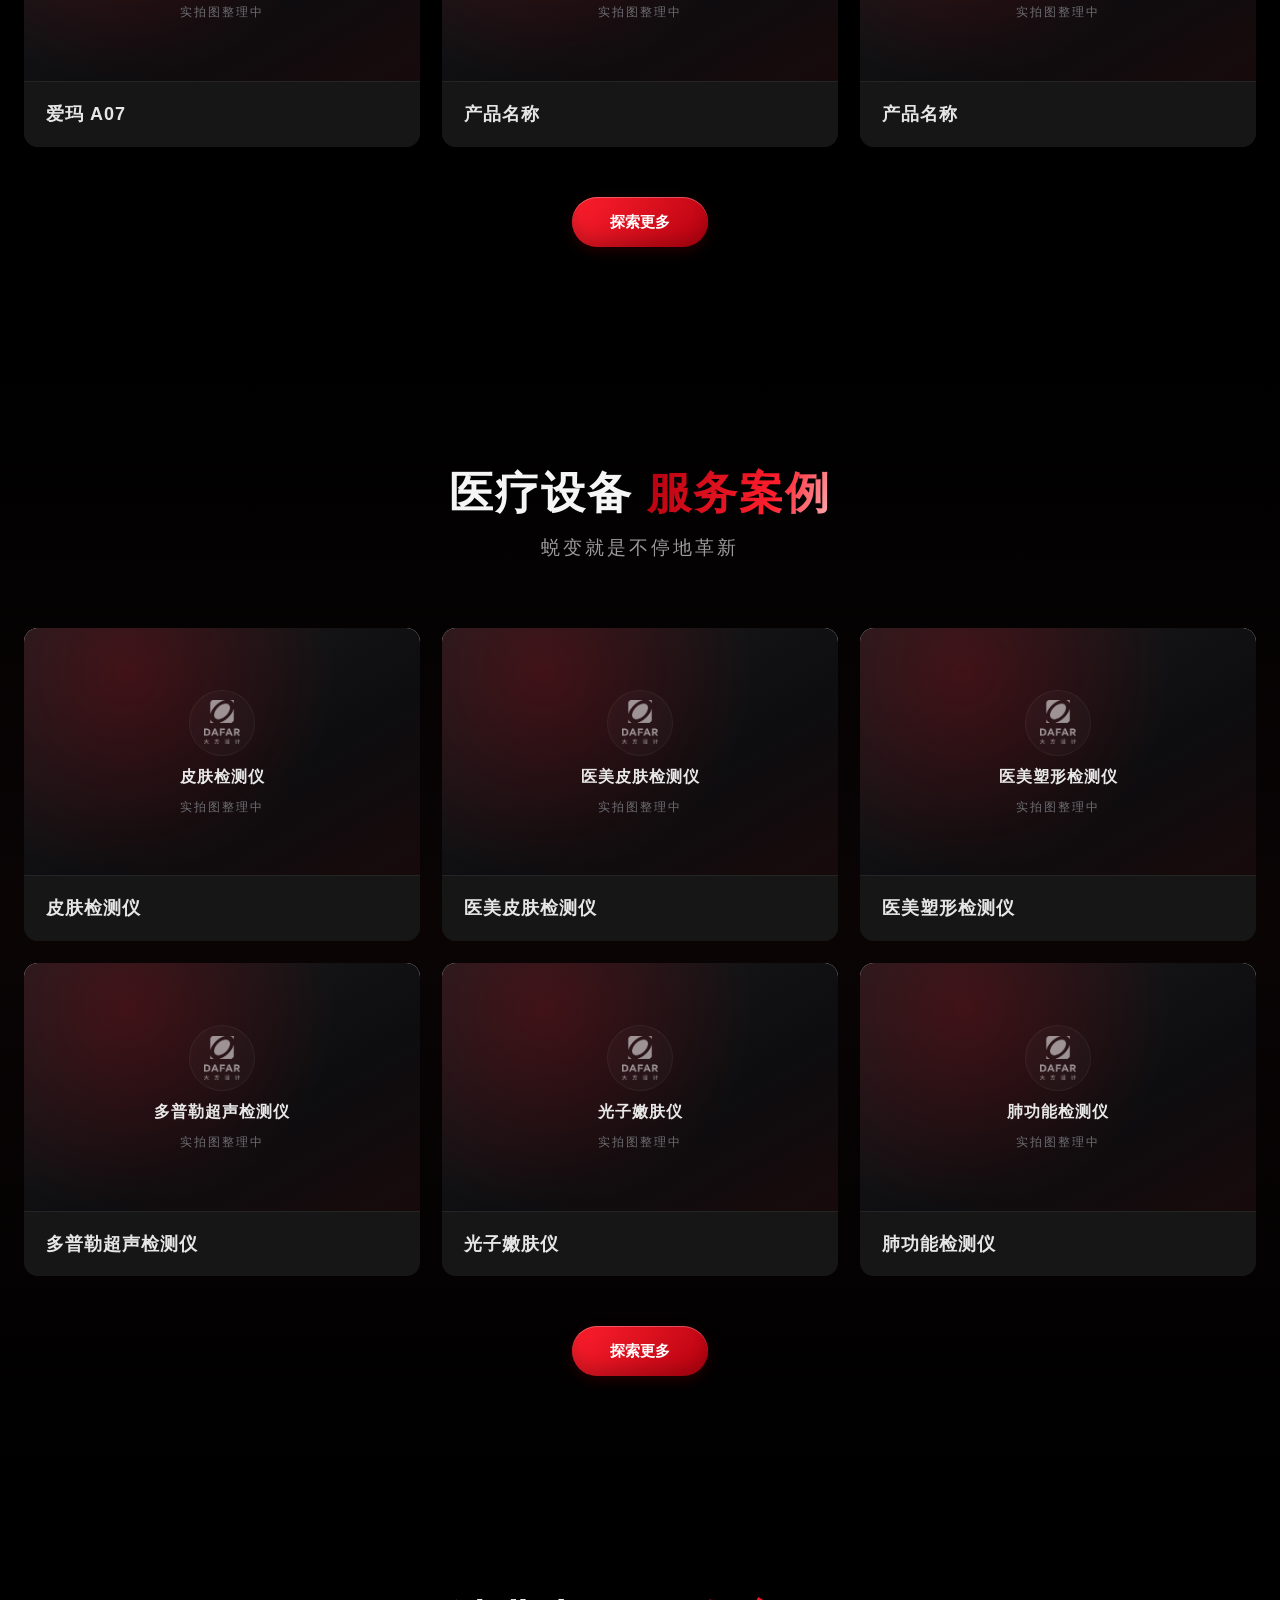
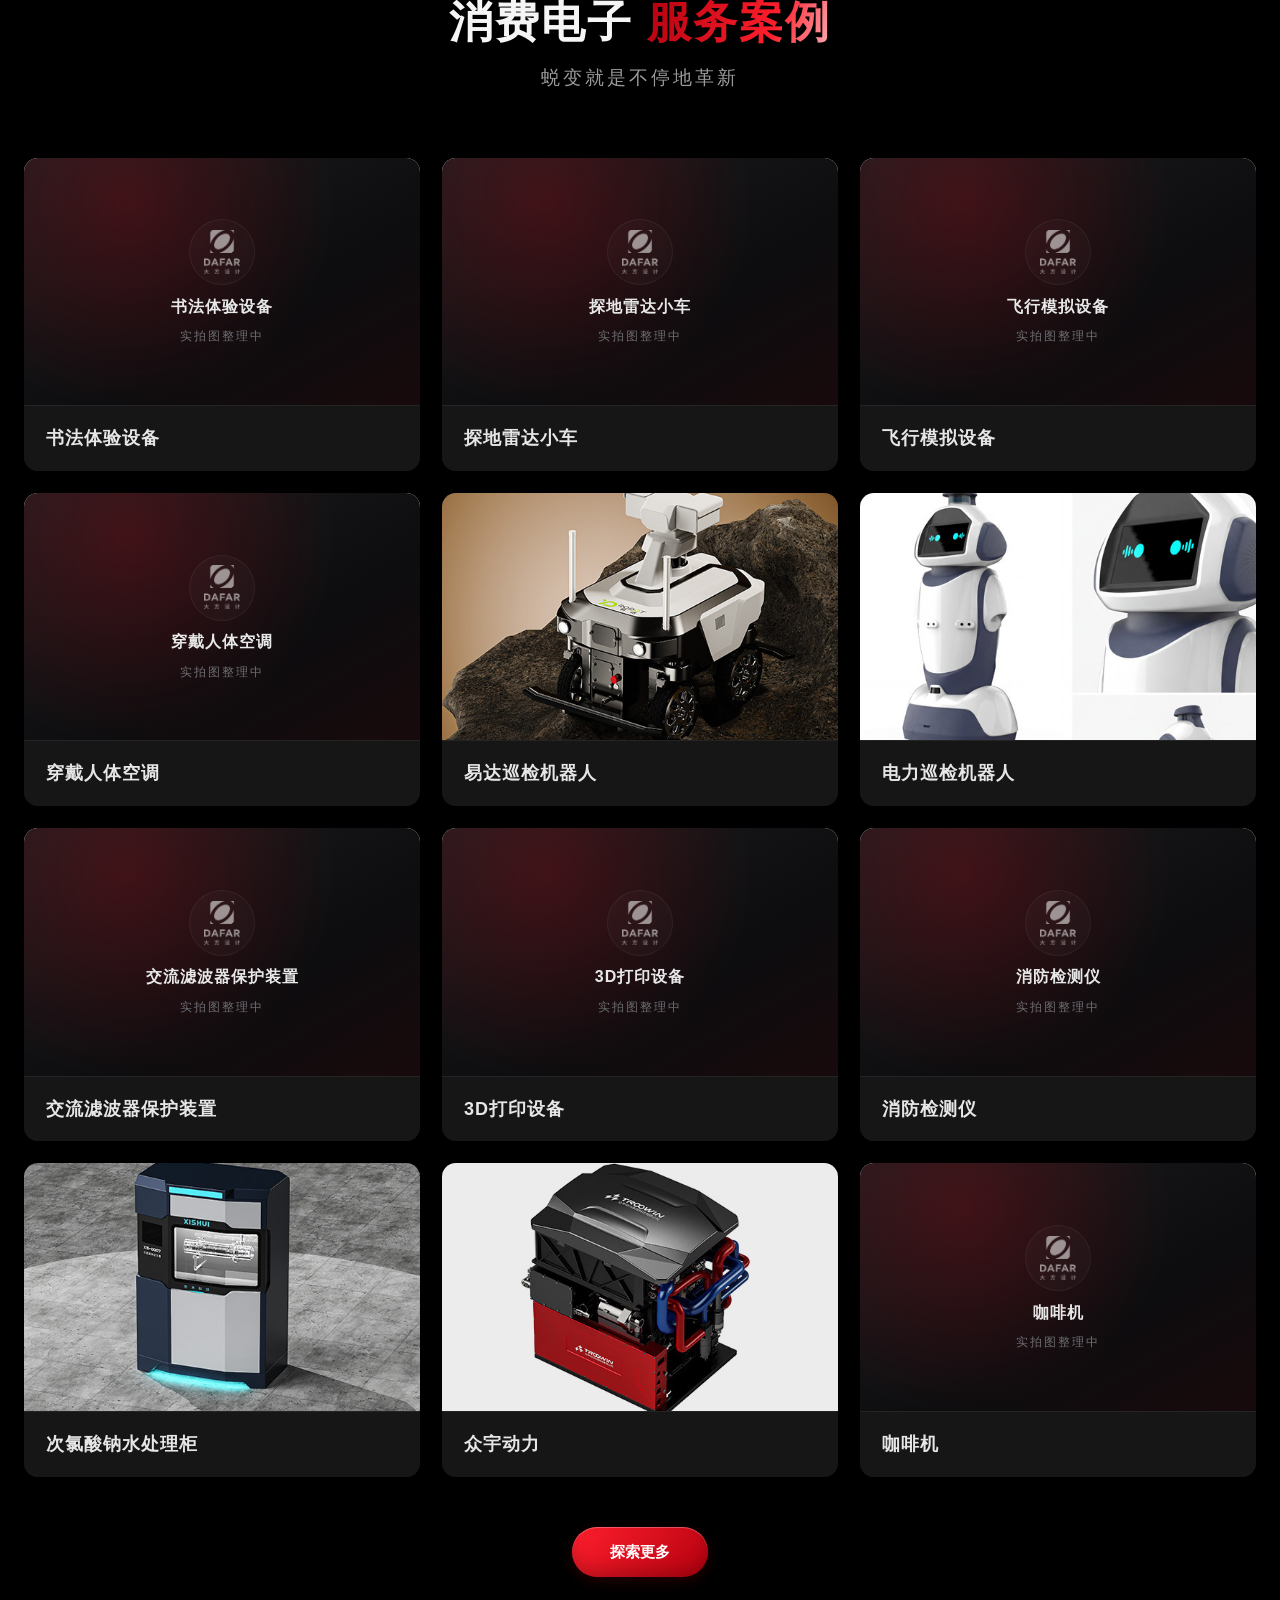
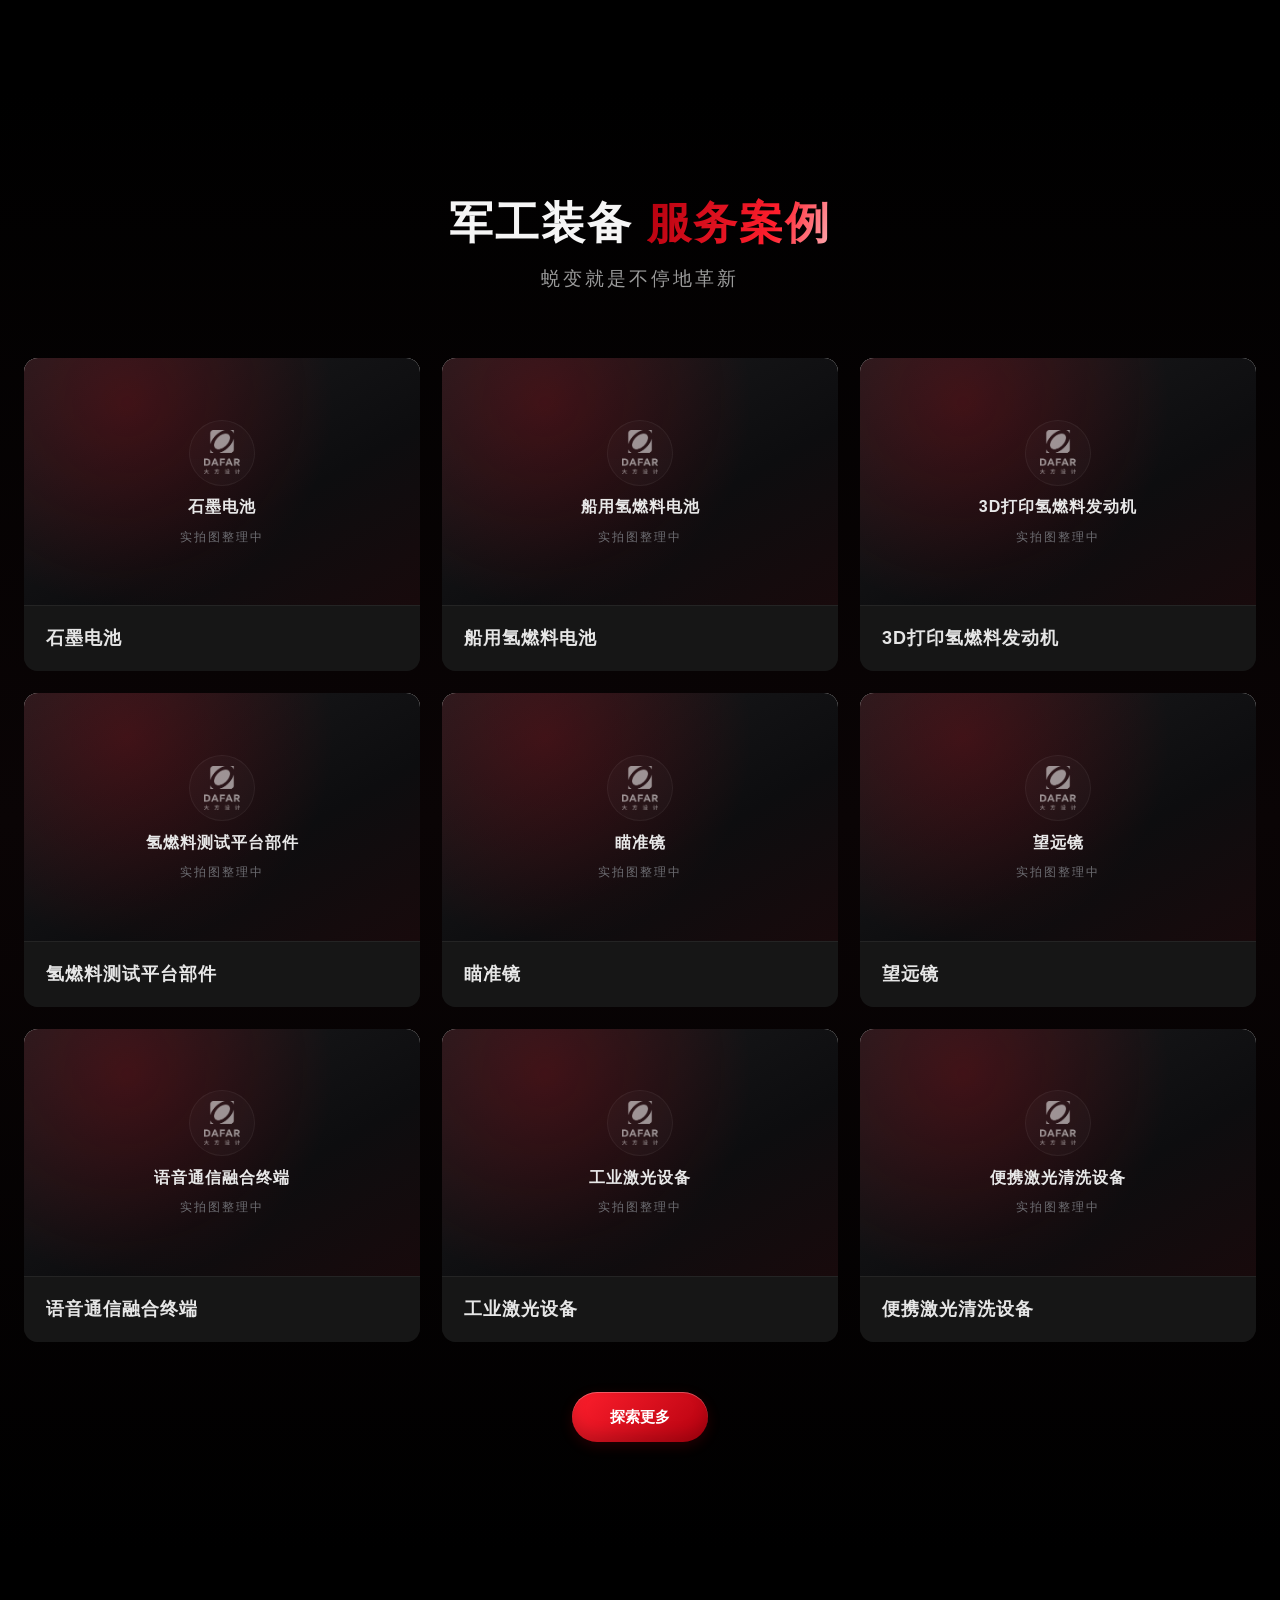
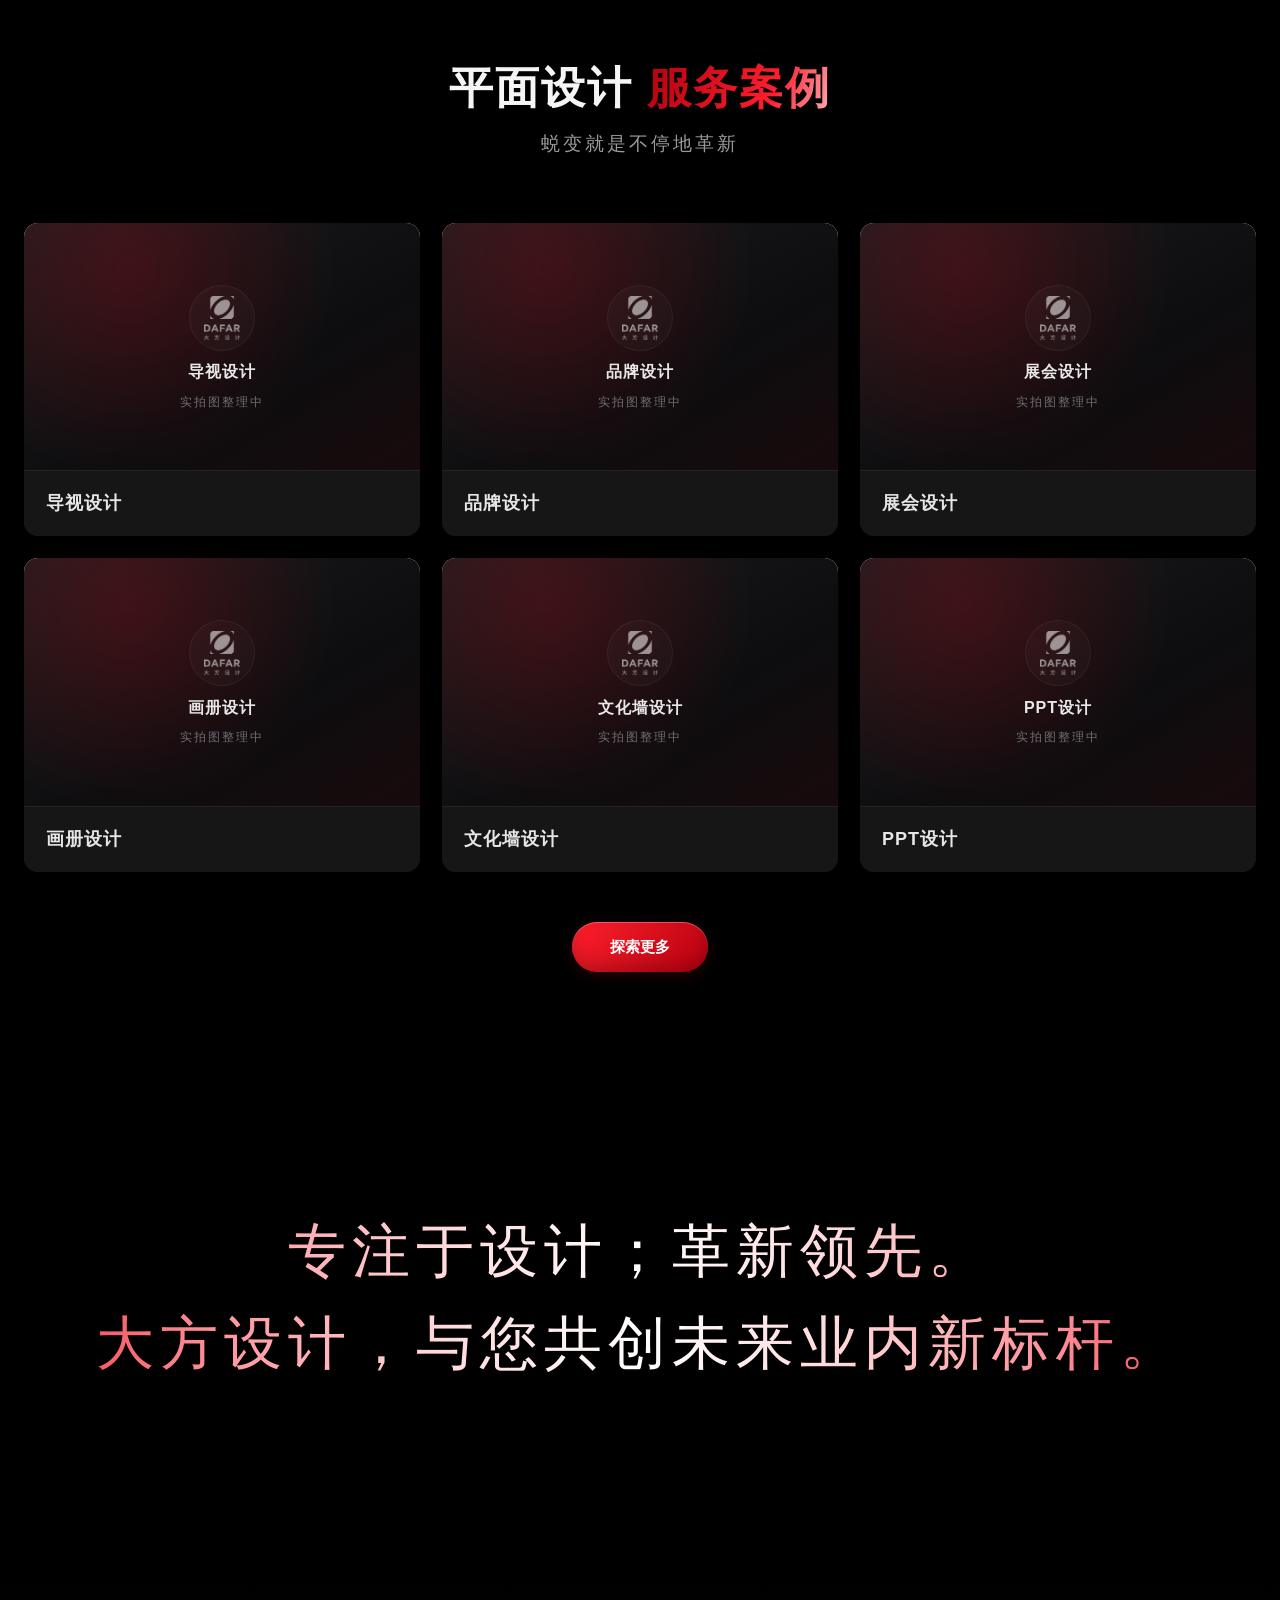
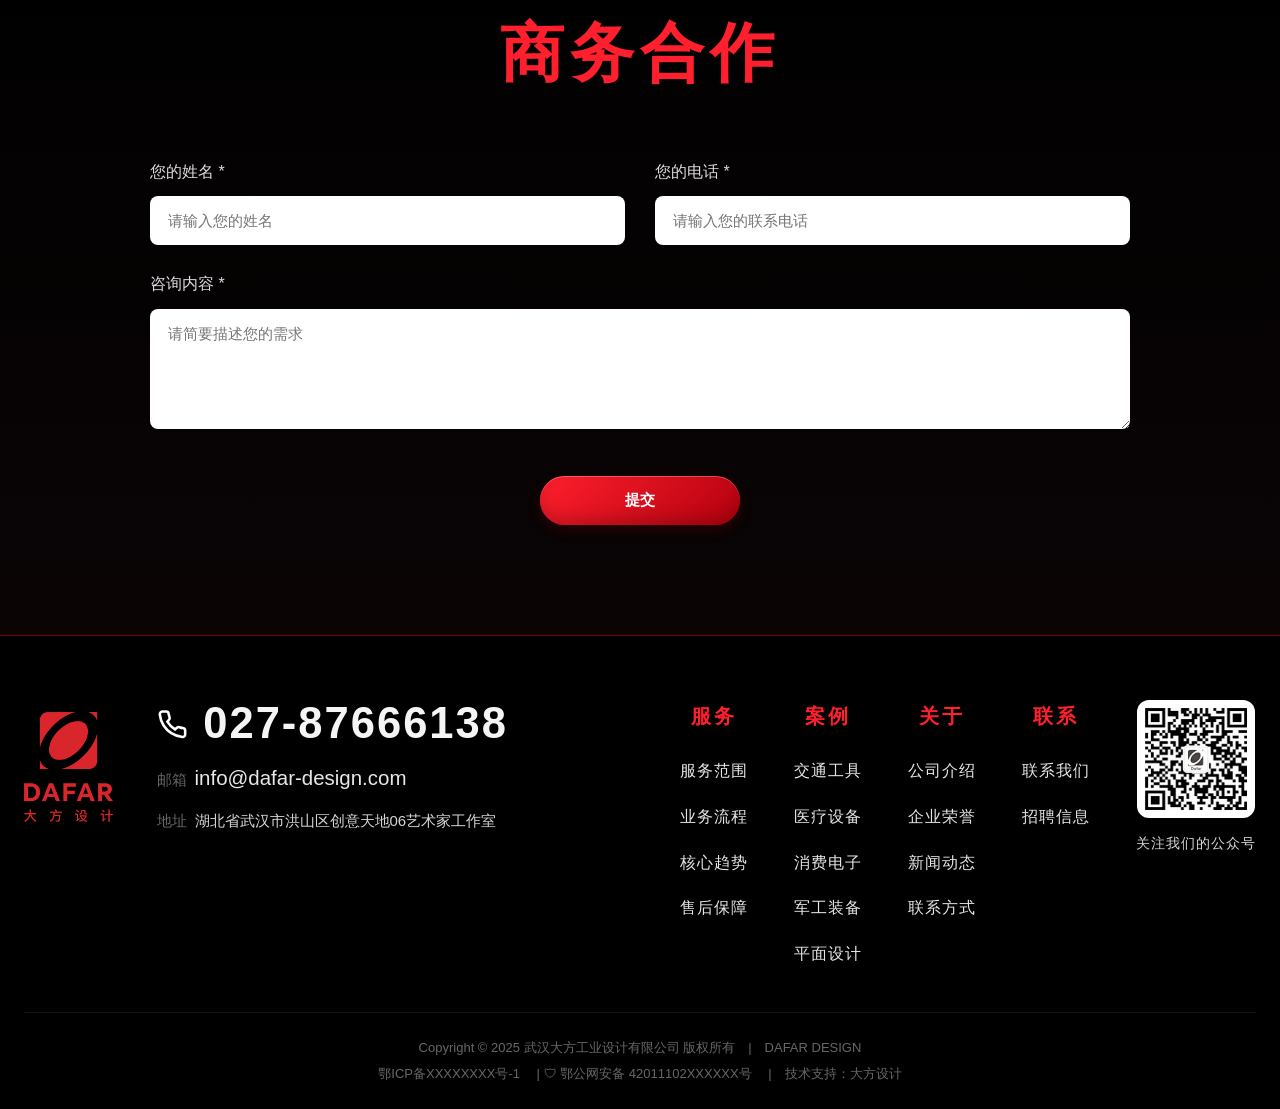
<file: cases.html>
<!DOCTYPE html>
<html lang="zh-CN">
<head>
<meta charset="UTF-8">
<meta name="viewport" content="width=device-width, initial-scale=1.0">
<meta name="description" content="大方设计案例 — 交通工具、医疗设备、消费电子、军工装备、平面设计五大领域工业设计服务案例。">
<meta name="keywords" content="大方设计,工业设计案例,交通工具设计,医疗设备设计,消费电子设计,军工装备设计,平面设计,武汉工业设计,DAFAR DESIGN">
<title>案例 — 大方设计 DAFAR DESIGN</title>
<style>
/* ============ 全局变量 & 复位（与主页一致） ============ */
:root{
  --red:#e60012;
  --red-bright:#ff1f2d;
  --red-deep:#b3000e;
  --red-glow:rgba(230,0,18,.55);
  --bg:#000000;
  --bg-soft:#0c0608;
  --bg-card:#141414;
  --bg-card-2:#1c1c1c;
  --text:#f5f5f5;
  --text-dim:#9a9a9a;
  --text-faint:#666;
  --line:rgba(255,255,255,.08);
  --radius:16px;
  --shadow:0 20px 50px rgba(0,0,0,.5);
  --ease-spring:cubic-bezier(.16,1,.3,1);
  --ease-out:cubic-bezier(.22,.61,.36,1);
  --maxw:1280px;
}
*{margin:0;padding:0;box-sizing:border-box}
html{scroll-behavior:smooth;scroll-padding-top:80px;overflow-x:clip}
body{
  font-family:"PingFang SC","Microsoft YaHei","Hiragino Sans GB","Noto Sans SC",-apple-system,sans-serif;
  background:var(--bg);color:var(--text);line-height:1.6;overflow-x:hidden;
  -webkit-font-smoothing:antialiased;
}
img{max-width:100%;display:block}
a{color:inherit;text-decoration:none}
button{font-family:inherit;cursor:pointer;border:none;background:none;color:inherit}
ul{list-style:none}
.container{max-width:var(--maxw);margin:0 auto;padding:0 24px}

/* ============ 通用标题（与主页一致） ============ */
.section{padding:110px 0;position:relative}
.sec-head{text-align:center;margin-bottom:64px}
.sec-head h2{
  font-size:clamp(28px,4vw,44px);font-weight:800;line-height:1.2;
  opacity:0;filter:blur(12px);letter-spacing:18px;transform:translateY(14px);
  transition:opacity 1s var(--ease-out),filter 1s var(--ease-out),
             letter-spacing 1.2s var(--ease-spring),transform 1s var(--ease-spring);
}
.sec-head.in h2{opacity:1;filter:blur(0);letter-spacing:2px;transform:none}
.sec-head h2 em{
  font-style:normal;color:transparent;
  background:linear-gradient(110deg,#b3000e 0%,#ff1f2d 30%,#ffd6d9 48%,#ff5560 52%,#ff1f2d 70%,#b3000e 100%);
  background-size:240% auto;-webkit-background-clip:text;background-clip:text;-webkit-text-fill-color:transparent;
  animation:shine 4.5s linear infinite;
}
@keyframes shine{to{background-position:-240% center}}
.sec-head p{color:var(--text-dim);font-size:clamp(15px,1.6vw,19px);margin-top:14px;letter-spacing:3px;
  opacity:0;transform:translateY(10px);transition:opacity .9s .28s var(--ease-out),transform .9s .28s var(--ease-out)}
.sec-head.in p{opacity:1;transform:none}

/* 红色按钮（与主页一致） */
.btn{
  display:inline-flex;align-items:center;justify-content:center;gap:8px;
  background:linear-gradient(135deg,var(--red-bright),var(--red-deep));
  color:#fff;padding:13px 38px;border-radius:40px;font-size:15px;font-weight:600;
  box-shadow:0 4px 14px rgba(230,0,18,.16),inset 0 1px 0 rgba(255,255,255,.28),inset 0 -8px 14px rgba(0,0,0,.16);
  transition:transform .35s var(--ease-spring),box-shadow .35s var(--ease-spring),filter .3s;
  position:relative;overflow:hidden;
}
.btn::after{
  content:"";position:absolute;top:0;left:-120%;width:60%;height:100%;
  background:linear-gradient(120deg,transparent,rgba(255,255,255,.45),transparent);
  transform:skewX(-20deg);transition:left .6s var(--ease-out);
}
.btn:hover{transform:translateY(-3px) scale(1.03);box-shadow:0 8px 22px rgba(230,0,18,.28),inset 0 1px 0 rgba(255,255,255,.3),inset 0 -8px 14px rgba(0,0,0,.16);filter:brightness(1.06)}
.btn:hover::after{left:130%}

/* ============ 导航（与服务页一致 + 下拉子菜单） ============ */
/* 跨文档 View Transitions：切页时导航栏独立成组保持稳定，正文交叉淡入 */
@view-transition{navigation:auto}
.nav{
  view-transition-name:site-nav;
  position:fixed;top:0;left:0;width:100%;z-index:1000;
  display:flex;align-items:center;justify-content:space-between;
  padding:18px 40px;transition:background .4s,backdrop-filter .4s,padding .4s,box-shadow .4s;
}
.nav.scrolled{
  background:rgba(8,4,5,.85);backdrop-filter:blur(14px) saturate(1.5);-webkit-backdrop-filter:blur(14px) saturate(1.5);
  padding:12px 40px;
  box-shadow:0 4px 30px rgba(0,0,0,.6);border-bottom:1px solid var(--line);
}
.logo{display:flex;align-items:center;gap:10px}
.logo img{height:46px;width:auto;display:block;transition:height .4s,filter .4s;filter:drop-shadow(0 2px 8px rgba(0,0,0,.5))}
.nav.scrolled .logo img{height:40px}
.nav-menu{display:flex;gap:36px}
.nav-menu li{position:relative}
.nav-menu>li>a{font-size:16px;font-weight:500;position:relative;padding:6px 0;color:#e8e8e8;transition:color .3s;display:inline-block}
.nav-menu>li>a::after{
  content:"";position:absolute;left:0;bottom:0;width:0;height:2px;
  background:var(--red-bright);transition:width .35s var(--ease-out);
}
.nav-menu>li>a:hover,.nav-menu>li>a.active{color:var(--red-bright)}
.nav-menu>li>a:hover::after,.nav-menu>li>a.active::after{width:100%}
/* 下拉子菜单 */
.dropdown{
  position:absolute;top:100%;left:50%;transform:translateX(-50%) translateY(10px);
  min-width:148px;padding:10px 0;border-radius:12px;
  background:rgba(12,6,7,.94);backdrop-filter:blur(16px) saturate(1.4);-webkit-backdrop-filter:blur(16px) saturate(1.4);
  border:1px solid rgba(230,0,18,.28);box-shadow:0 18px 44px rgba(0,0,0,.6);
  opacity:0;visibility:hidden;transition:opacity .3s var(--ease-out),transform .3s var(--ease-spring),visibility .3s;
}
.nav-menu li:hover .dropdown{opacity:1;visibility:visible;transform:translateX(-50%) translateY(4px)}
.dropdown::before{ /* 悬停缓冲区，防止鼠标滑过缝隙时闪没 */
  content:"";position:absolute;left:0;right:0;top:-12px;height:12px}
.dropdown a{
  display:block;padding:9px 24px;font-size:14px;color:#ddd;text-align:center;white-space:nowrap;
  letter-spacing:1px;transition:color .25s,background .25s;
}
.dropdown a:hover{color:var(--red-bright);background:rgba(230,0,18,.1)}
.nav-cta{padding:10px 30px;font-size:14px}
.nav-toggle{display:none;flex-direction:column;gap:5px;padding:8px}
.nav-toggle span{width:26px;height:2px;background:#fff;transition:.3s}

/* ============ 案例页 Banner（首页开屏 slogan 同款字体 + 滚动指示器） ============ */
.sub-hero{
  position:relative;min-height:100vh;display:flex;align-items:center;justify-content:center;
  overflow:hidden;background:linear-gradient(160deg,#1a0508 0%,#0c0203 55%,#000 100%);
}
.sub-hero-bg{position:absolute;inset:0;overflow:hidden}
.sub-hero-bg img{width:100%;height:100%;object-fit:cover;object-position:50% 50%;
  filter:brightness(.9) saturate(1.1);
  transform:scale(1.06);animation:subDrift 30s ease-in-out infinite alternate}
@keyframes subDrift{from{transform:scale(1.06) translate(0,0)}to{transform:scale(1.12) translate(-1.2%,1%)}}
.sub-hero-tint{position:absolute;inset:0;pointer-events:none;
  background:
    radial-gradient(ellipse at 50% 42%,transparent 40%,rgba(0,0,0,.45) 100%),
    linear-gradient(180deg,rgba(0,0,0,.5) 0%,transparent 26%,transparent 62%,rgba(0,0,0,.9) 100%)}
.sub-hero-inner{position:relative;z-index:2;text-align:center;padding:120px 24px 80px}
/* 中文主张：与首页开屏 slogan 完全同款 —— 细体 200 + 红白流光渐变整行填充 */
.sub-hero-inner h1{
  font-size:clamp(36px,5.8vw,74px);font-weight:200;letter-spacing:4px;line-height:1.25;
  background:linear-gradient(92deg,#f23945 0%,#ff949c 16%,#ffd9db 34%,#ffffff 50%,#ffd9db 66%,#ff8d95 84%,#e82935 100%);
  -webkit-background-clip:text;background-clip:text;-webkit-text-fill-color:transparent;color:transparent;
  opacity:0;filter:blur(14px);transform:translateY(24px);
  animation:heroTitleIn 1.1s .15s var(--ease-out) forwards;
}
@keyframes heroTitleIn{from{letter-spacing:16px}to{opacity:1;filter:blur(0);transform:none;letter-spacing:4px}}
/* 英文副题：与首页 .sl-en 同款 */
.sub-hero-inner .en{
  margin-top:22px;font-size:clamp(13px,1.7vw,22px);font-weight:200;color:rgba(255,255,255,.92);
  letter-spacing:clamp(4px,.8vw,11px);text-transform:uppercase;
  opacity:0;transform:translateY(18px);filter:blur(10px);animation:subIn .9s .5s var(--ease-out) forwards;
}
.sub-hero-inner .act{margin-top:44px;opacity:0;transform:translateY(18px);animation:subIn .9s .75s var(--ease-out) forwards}
@keyframes subIn{to{opacity:1;filter:blur(0);transform:none}}
/* 滚动指示器：发光环 + 中间胶囊 + 旋转炫光（与首页同款） */
.scroll-ind{
  position:absolute;bottom:42px;left:50%;transform:translateX(-50%);z-index:5;
  width:76px;height:76px;display:flex;align-items:center;justify-content:center;
}
.scroll-ind::before{content:"";position:absolute;inset:-6px;border-radius:50%;
  background:radial-gradient(circle,rgba(255,40,55,.14),transparent 65%);filter:blur(6px);
  animation:siGlow 2.8s ease-in-out infinite}
.si-ring{position:absolute;inset:8px;border-radius:50%;
  border:2px solid rgba(255,80,90,.55);
  box-shadow:0 0 10px 1px rgba(255,40,55,.28),inset 0 0 8px rgba(255,70,80,.25);
  animation:siGlow 2.8s ease-in-out infinite}
.si-ring::after{content:"";position:absolute;inset:-2px;border-radius:50%;
  background:conic-gradient(from 0deg,transparent 0 62%,rgba(255,150,160,.5) 80%,rgba(255,255,255,.7) 88%,transparent 96%);
  -webkit-mask:radial-gradient(farthest-side,transparent calc(100% - 4px),#000 calc(100% - 3px));
          mask:radial-gradient(farthest-side,transparent calc(100% - 4px),#000 calc(100% - 3px));
  animation:siSpin 2.6s linear infinite}
.si-pill{width:14px;height:30px;border-radius:9px;position:relative;z-index:2;
  background:linear-gradient(180deg,#ff6068,#e0121f 60%,#b3000e);
  box-shadow:0 0 10px 2px rgba(255,40,55,.4),inset 0 1px 3px rgba(255,190,195,.5),inset 0 -2px 4px rgba(120,0,8,.3);
  animation:siBob 2s ease-in-out infinite}
@keyframes siGlow{0%,100%{opacity:.6;box-shadow:0 0 8px 1px rgba(255,40,55,.2),inset 0 0 6px rgba(255,70,80,.2)}
  50%{opacity:1;box-shadow:0 0 18px 3px rgba(255,40,55,.45),inset 0 0 10px rgba(255,70,80,.4)}}
@keyframes siSpin{to{transform:rotate(360deg)}}
@keyframes siBob{0%,100%{transform:translateY(-4px)}50%{transform:translateY(4px)}}
/* 面包屑 */
.breadcrumb{
  position:absolute;left:0;right:0;bottom:26px;z-index:3;
  max-width:var(--maxw);margin:0 auto;padding:0 24px;
  font-size:14px;color:var(--text-dim);letter-spacing:2px;
  opacity:0;animation:subIn .8s 1s var(--ease-out) forwards;
}
.breadcrumb a{transition:color .3s}
.breadcrumb a:hover{color:var(--red-bright)}
.breadcrumb span{margin:0 10px;color:var(--red-bright)}

/* ============ 「工业设计案例」页面大标题 ============ */
.cases-intro{padding:96px 0 0;text-align:center}
.cases-intro h2{
  font-size:clamp(34px,5vw,56px);font-weight:900;color:var(--red-bright);letter-spacing:8px;
  animation:titleGlow 3.2s ease-in-out infinite;
}
@keyframes titleGlow{0%,100%{text-shadow:0 0 28px rgba(230,0,18,.35)}50%{text-shadow:0 0 60px rgba(230,0,18,.85),0 0 110px rgba(230,0,18,.45)}}

/* ============ 案例卡片（与主页服务案例同款） ============ */
.strength{background:linear-gradient(180deg,#000,#0a0405,#000)}
.cases-grid{display:grid;grid-template-columns:repeat(3,1fr);gap:22px}
.case-card{
  border-radius:14px;overflow:hidden;cursor:pointer;background:#111;
  transition:transform .45s var(--ease-spring),box-shadow .45s;position:relative;
}
.case-card:hover{transform:translateY(-8px);box-shadow:0 26px 54px rgba(0,0,0,.6),0 0 0 1px rgba(230,0,18,.35)}
.case-img{aspect-ratio:16/10;overflow:hidden;background:#e9e9e9}
.case-img .ph{
  width:100%;height:100%;display:flex;flex-direction:column;align-items:center;justify-content:center;gap:8px;
  background:
    radial-gradient(circle at 26% 18%,rgba(230,0,18,.20),transparent 58%),
    linear-gradient(150deg,#1c1c1e,#0d0d0f 62%,#180a0c);
  color:#e8e8e8;font-size:16px;letter-spacing:1px;text-align:center;
  transition:transform .6s var(--ease-out);position:relative;
}
.case-img .ph::before{
  content:"";position:absolute;top:calc(50% - 62px);left:50%;transform:translateX(-50%);
  width:64px;height:64px;border-radius:50%;
  background:url(assets/logo-white.png) center/56% no-repeat,rgba(255,255,255,.04);
  border:1px solid rgba(255,255,255,.10);opacity:.55;
}
.ph-name{margin-top:78px;font-weight:700}
.ph-note{font-size:12px;color:#6d6d72;letter-spacing:2px}
.case-card:hover .case-img .ph{transform:scale(1.08)}
.case-img img{width:100%;height:100%;object-fit:cover;object-position:50% 50%;display:block;
  transition:transform .6s var(--ease-out)}
.case-card:hover .case-img img{transform:scale(1.08)}
/* 标题条：默认深灰，仅悬停的那一张渐变成红色（红色层用 opacity 过渡，渐变本身无法补间） */
.case-title{
  position:relative;isolation:isolate;
  background:#161616;border-top:1px solid rgba(255,255,255,.06);
  color:#e6e6e6;font-size:18px;font-weight:700;padding:18px 22px;letter-spacing:1px;
  display:flex;align-items:center;justify-content:space-between;transition:color .4s;
}
/* 红色层向上多盖 1px，压住 border-top 那一行，否则悬停时红条上方会露出一条深灰线 */
.case-title::before{content:"";position:absolute;inset:-1px 0 0 0;z-index:-1;opacity:0;transition:opacity .45s var(--ease-out);
  background:linear-gradient(135deg,var(--red-bright),var(--red-deep))}
.case-card:hover .case-title{color:#fff}
.case-card:hover .case-title::before{opacity:1}
.case-title .arrow{opacity:0;transform:translateX(-8px);transition:.4s}
.case-card:hover .case-title .arrow{opacity:1;transform:none}
.sec-more{text-align:center;margin-top:50px}

/* ============ 结尾标语（首页开屏 slogan 同款：细体 200 + 红白流光渐变整行填充） ============ */
.cases-outro{padding:130px 0 110px;text-align:center}
.cases-outro .l1,.cases-outro .l2{
  font-size:clamp(30px,4.6vw,58px);font-weight:200;line-height:1.35;letter-spacing:6px;
  background:linear-gradient(92deg,#f23945 0%,#ff949c 16%,#ffd9db 34%,#ffffff 50%,#ffd9db 66%,#ff8d95 84%,#e82935 100%);
  -webkit-background-clip:text;background-clip:text;-webkit-text-fill-color:transparent;color:transparent;
}
.cases-outro .l2{margin-top:14px}

/* ============ 商务合作表单（与主页一致） ============ */
.contact{background:linear-gradient(180deg,#000,#0a0405)}
.contact h2{text-align:center;font-size:clamp(36px,6vw,64px);font-weight:900;color:var(--red-bright);
  letter-spacing:6px;margin-bottom:54px;animation:titleGlow 3.2s ease-in-out infinite}
.form{max-width:980px;margin:0 auto}
.form-row{display:grid;grid-template-columns:1fr 1fr;gap:30px;margin-bottom:26px}
.field label{display:block;font-size:16px;margin-bottom:12px;color:#ddd}
.field input,.field textarea{
  width:100%;background:#fff;border:none;border-radius:8px;padding:16px 18px;
  font-size:15px;color:#222;font-family:inherit;transition:box-shadow .3s,transform .3s;
}
.field textarea{min-height:120px;resize:vertical}
.field input:focus,.field textarea:focus{outline:none;box-shadow:0 0 0 3px rgba(230,0,18,.4)}
.form .submit{display:block;margin:40px auto 0;min-width:200px;padding:15px}

/* ============ 页脚（与主页一致） ============ */
.footer{border-top:1px solid rgba(230,0,18,.5);background:#000;padding:64px 0 0}
.footer-top{display:grid;grid-template-columns:1fr auto auto auto auto auto;gap:48px clamp(32px,3.6vw,58px);align-items:start;padding-bottom:46px}
.f-brand{display:flex;align-items:center;gap:44px}
.f-brand .f-logo{height:110px;width:auto;flex-shrink:0;filter:drop-shadow(0 4px 12px rgba(0,0,0,.5))}
.f-info{display:flex;flex-direction:column;gap:14px;min-width:0}
.f-brand .phone{display:flex;align-items:center;gap:16px;font-size:clamp(34px,3.4vw,48px);font-weight:800;letter-spacing:2px;white-space:nowrap;line-height:1.1;font-variant-numeric:tabular-nums lining-nums}
.f-brand .phone svg{width:clamp(28px,2.4vw,36px);height:auto;color:#fff;flex-shrink:0}
.f-brand .line{font-size:15px;color:#d6d6d6;margin-top:0}
.f-brand .line.mail{font-size:clamp(18px,1.6vw,23px);font-weight:300;color:#e8e8e8}
.f-brand .line b{color:var(--text-faint);font-weight:400;font-size:15px;margin-right:8px}
.f-col{text-align:center}
.f-col h5{color:var(--red-bright);font-size:20px;font-weight:700;letter-spacing:3px;margin-bottom:26px}
.f-col a{display:block;color:#e6e6e6;font-size:16px;margin-bottom:20px;white-space:nowrap;letter-spacing:1px;
  transition:color .3s,transform .3s,opacity .3s}
.f-col a:last-child{margin-bottom:0}
.f-col:hover a:not(:hover){opacity:.45}
.f-col a:hover{color:var(--red-bright);transform:translateY(-2px)}
.f-qr{text-align:center}
.f-qr .qr{width:118px;height:118px;margin:0 auto 14px;border-radius:12px;background:#fff;padding:8px}
.f-qr .qr img{display:block;width:100%;height:100%;object-fit:contain}
.f-qr p{font-size:14px;color:#d6d6d6;letter-spacing:1px}
.copyright{
  border-top:1px solid var(--line);padding:22px 0;text-align:center;
  font-size:13px;color:var(--text-faint);line-height:2;
}
.copyright a{color:var(--text-faint);transition:color .3s}
.copyright a:hover{color:var(--red-bright)}

/* ============ 弹窗 Modal（与主页一致） ============ */
.modal{
  position:fixed;inset:0;z-index:2000;display:flex;align-items:center;justify-content:center;
  background:rgba(0,0,0,.8);backdrop-filter:blur(10px) saturate(1.2);-webkit-backdrop-filter:blur(10px) saturate(1.2);
  opacity:0;visibility:hidden;transition:opacity .4s,visibility .4s;padding:20px;
}
.modal.open{opacity:1;visibility:visible}
.modal-card{
  background:linear-gradient(160deg,#1c1416,#0c0708);border:1px solid rgba(230,0,18,.4);
  border-radius:18px;max-width:640px;width:100%;padding:0;overflow:hidden;position:relative;
  transform:translateY(40px) scale(.92);transition:transform .5s var(--ease-spring);
  box-shadow:0 40px 90px rgba(0,0,0,.7);
}
.modal.open .modal-card{transform:none}
.modal-img{aspect-ratio:16/9;overflow:hidden}
.modal-img .ph{width:100%;height:100%;display:flex;align-items:center;justify-content:center;
  background:linear-gradient(135deg,#2a2a2a,#141414);color:#777;font-size:13px}
.modal-body{padding:32px 36px 36px}
.modal-body h3{font-size:26px;font-weight:800;color:var(--red-bright);margin-bottom:14px}
.modal-body p{color:#bdbdbd;font-size:15px;line-height:1.9}
.modal-close{position:absolute;top:18px;right:18px;width:38px;height:38px;border-radius:50%;
  background:var(--red);font-size:0;line-height:0;display:flex;align-items:center;justify-content:center;
  transform-origin:50% 50%;transition:transform .3s;z-index:3}
.modal-close::before,.modal-close::after{
  content:"";position:absolute;left:50%;top:50%;width:16px;height:2px;border-radius:2px;
  background:#fff;transform-origin:50% 50%;margin:-1px 0 0 -8px;
}
.modal-close::before{transform:rotate(45deg)}
.modal-close::after{transform:rotate(-45deg)}
.modal-close:hover{transform:rotate(90deg)}

/* ============ 滚动揭示动画（与主页一致） ============ */
.reveal{opacity:0;transform:translateY(48px);transition:opacity .9s var(--ease-out),transform .9s var(--ease-spring)}
.reveal.in{opacity:1;transform:none}
.reveal-sc{opacity:0;transform:scale(.86);transition:opacity .8s var(--ease-out),transform .8s var(--ease-spring)}
.reveal-sc.in{opacity:1;transform:none}
.reveal-l{opacity:0;transform:translateX(-50px);transition:opacity .9s var(--ease-out),transform .9s var(--ease-spring)}
.reveal-l.in{opacity:1;transform:none}
.reveal-r{opacity:0;transform:translateX(50px);transition:opacity .9s var(--ease-out),transform .9s var(--ease-spring)}
.reveal-r.in{opacity:1;transform:none}
.reveal.d1,.reveal-sc.d1{transition-delay:.08s}
.reveal.d2,.reveal-sc.d2{transition-delay:.16s}
.reveal.d3,.reveal-sc.d3{transition-delay:.24s}
.anim-paused *,.anim-paused *::before,.anim-paused *::after{animation-play-state:paused!important}

/* ============ V3 质感层（与主页一致） ============ */
::selection{background:rgba(230,0,18,.85);color:#fff}
:where(a,button,input,textarea):focus-visible{outline:2px solid rgba(255,80,90,.75);outline-offset:3px}
/* 系统滚动条收起：右侧只保留一条品牌线（下方 .sb-rail），避免两条红线并排 */
html{-ms-overflow-style:none;scrollbar-width:none}
::-webkit-scrollbar{width:0;height:0}
::-webkit-scrollbar-track,::-webkit-scrollbar-thumb{background:transparent}
.grain{position:fixed;inset:0;z-index:3000;pointer-events:none;opacity:.045;mix-blend-mode:overlay;
  background-image:url("data:image/svg+xml,%3Csvg xmlns='http://www.w3.org/2000/svg' width='280' height='280'%3E%3Cfilter id='n'%3E%3CfeTurbulence type='fractalNoise' baseFrequency='.8' numOctaves='2' stitchTiles='stitch'/%3E%3CfeColorMatrix type='saturate' values='0'/%3E%3C/filter%3E%3Crect width='100%25' height='100%25' filter='url(%23n)'/%3E%3C/svg%3E");
  background-size:280px 280px}

/* ============ 响应式 ============ */
@media(max-width:1100px){
  .cases-grid{grid-template-columns:repeat(2,1fr)}
  .footer-top{grid-template-columns:1fr 1fr 1fr}
  .f-qr{grid-column:span 3}
}
@media(max-width:820px){
  .nav{padding:14px 20px}
  .nav.scrolled{padding:10px 20px}
  .nav-toggle{display:flex}
  .nav-menu{
    position:fixed;top:0;right:0;width:74%;max-width:320px;height:100vh;transform:translateX(105%);visibility:hidden;
    flex-direction:column;gap:0;background:rgba(10,5,6,.97);backdrop-filter:blur(16px);
    padding:90px 30px;transition:transform .45s var(--ease-out);box-shadow:-10px 0 40px rgba(0,0,0,.5);
  }
  .nav-menu.open{transform:none;visibility:visible}
  .nav-menu>li>a{font-size:18px;padding:16px 0;border-bottom:1px solid var(--line);display:block}
  .dropdown{display:none}   /* 小屏收起下拉，点主项直达页面 */
  .nav-cta{display:none}
  .nav-toggle.active span:nth-child(1){transform:translateY(7px) rotate(45deg)}
  .nav-toggle.active span:nth-child(2){opacity:0}
  .nav-toggle.active span:nth-child(3){transform:translateY(-7px) rotate(-45deg)}
  .sub-hero{min-height:100svh}
  .section{padding:70px 0}
  .cases-intro{padding:70px 0 0}
}
@media(max-width:560px){
  .cases-grid{grid-template-columns:1fr}
  .form-row{grid-template-columns:1fr}
  .footer-top{grid-template-columns:1fr 1fr}
  .f-brand{flex-direction:column;align-items:center;text-align:center;gap:18px;grid-column:span 2}
  .f-info{align-items:center}
  .f-qr{grid-column:span 2}
  .f-brand .phone{font-size:24px}
}
/* 案例页首屏换成橙红的玻璃面板图后偏亮，单独再压暗一档并给标题加一层柔光底，保证可读 */
.sub-hero .sub-hero-bg img{filter:brightness(.3) saturate(.66) contrast(1.08)}
.sub-hero-inner{isolation:isolate}
.sub-hero-inner::before{content:"";position:absolute;inset:-12% -14%;z-index:-1;pointer-events:none;
  background:radial-gradient(ellipse 62% 58% at 50% 46%,rgba(0,0,0,.62) 0%,rgba(0,0,0,.34) 46%,rgba(0,0,0,0) 76%)}
@media(prefers-reduced-motion:reduce){
  *{animation:none!important;transition-duration:.01ms!important}
}

/* ---------- 右侧滚动进度（品牌红线） ---------- */
/* ---------- 右侧品牌滚动线 ----------
   3px 贴边红线随阅读进度生长，前端一颗呼吸的光头；滚动时光头亮起并拖出尾迹，
   滚到底整条转亮。右侧 10px 范围可直接拖动定位，替代被收起的系统滚动条。 */
.sb-rail{position:fixed;top:0;right:0;width:10px;height:100vh;z-index:1200;
  cursor:grab;touch-action:none}
.sb-rail.drag{cursor:grabbing}
.sb-rail s,.sb-rail i,.sb-rail b{position:absolute;right:0;top:0;pointer-events:none;text-decoration:none;display:block}
.sb-rail s{width:3px;height:100%;background:rgba(230,0,18,.07)}
.sb-rail i{width:3px;height:100%;transform-origin:top center;transform:scaleY(var(--p,0));
  background:linear-gradient(180deg,rgba(230,0,18,.42),rgba(255,45,58,.9));
  box-shadow:0 0 10px rgba(230,0,18,.45);
  transition:box-shadow .45s var(--ease-out),filter .45s var(--ease-out)}
.sb-rail b{width:3px;height:22px;border-radius:3px;opacity:.9;
  background:linear-gradient(180deg,rgba(255,80,90,0),#ff3b45 42%,#ffe3e5);
  transform:translateY(calc(var(--y,22px) - 22px));
  filter:drop-shadow(0 0 6px rgba(255,40,60,.85));
  animation:sbBreath 2.6s ease-in-out infinite}
@keyframes sbBreath{50%{opacity:.5}}
.sb-rail.moving b{animation:none;opacity:1}
.sb-rail.moving i{box-shadow:0 0 16px rgba(255,40,60,.8);filter:brightness(1.18)}
.sb-rail.moving b::before{content:"";position:absolute;left:0;bottom:100%;width:100%;height:74px;
  background:linear-gradient(0deg,rgba(255,59,69,.5),transparent);border-radius:2px}
.sb-rail.at-end i{background:linear-gradient(180deg,rgba(230,0,18,.5),#ff6b73);
  box-shadow:0 0 18px rgba(255,60,70,.9)}
.sb-rail.at-end b{background:linear-gradient(180deg,rgba(255,120,130,0),#ff8a90 42%,#fff);
  filter:drop-shadow(0 0 10px rgba(255,80,90,1));opacity:1}
@media(prefers-reduced-motion:reduce){.sb-rail b{animation:none}.sb-rail i{transition:none}}
</style>
</head>
<body>

<!-- 全站胶片颗粒 -->
<div class="grain" aria-hidden="true"></div>

<!-- ============ 导航 ============ -->
<nav class="nav" id="nav">
  <a class="logo" href="index.html">
    <img src="assets/logo-h.png" alt="大方设计 DAFAR DESIGN">
  </a>
  <ul class="nav-menu" id="navMenu">
    <li><a href="index.html">首页</a></li>
    <li>
      <a href="services.html">服务</a>
      <div class="dropdown">
        <a href="services.html#scope">服务范围</a>
        <a href="services.html#flow">业务流程</a>
        <a href="services.html#trends">核心趋势</a>
        <a href="services.html#aftersale">售后服务</a>
      </div>
    </li>
    <li>
      <a href="#top" class="active">案例</a>
      <div class="dropdown">
        <a href="#transport">交通工具</a>
        <a href="#medical">医疗设备</a>
        <a href="#consumer">消费电子</a>
        <a href="#military">军工装备</a>
        <a href="#graphic">平面设计</a>
      </div>
    </li>
    <li>
      <a href="news.html">动态</a>
      <div class="dropdown">
        <a href="news.html">动态新闻</a>
      </div>
    </li>
    <li>
      <a href="about.html">关于</a>
      <div class="dropdown">
        <a href="about.html#strength">企业实力</a>
        <a href="about.html#honor">资质荣誉</a>
        <a href="about.html#vision">人文愿景</a>
      </div>
    </li>
    <li>
      <a href="contact.html">联系</a>
      <div class="dropdown">
        <a href="contact.html#reach">联系我们</a>
        <a href="contact.html#jobs">招聘信息</a>
      </div>
    </li>
  </ul>
  <button class="btn nav-cta" onclick="document.getElementById('contact').scrollIntoView()">立即咨询</button>
  <button class="nav-toggle" id="navToggle" aria-label="菜单"><span></span><span></span><span></span></button>
</nav>

<!-- ============ Banner（沿用动态详情的首屏图，标题按案例语境重写） ============ -->
<header class="sub-hero" id="top">
  <div class="sub-hero-bg" aria-hidden="true"><img src="assets/pages/hero-newsd.jpg" alt=""></div>
  <div class="sub-hero-tint" aria-hidden="true"></div>
  <div class="sub-hero-inner">
    <h1>每一个案例 都是一次落地的证明</h1>
    <div class="en">Every Case Is Proof That Design Lands</div>
    <div class="act"><button class="btn" onclick="document.getElementById('transport').scrollIntoView()">探索更多</button></div>
  </div>
  <div class="scroll-ind" aria-hidden="true"><span class="si-ring"></span><span class="si-pill"></span></div>
  <div class="breadcrumb"><a href="services.html">服务</a><span>&gt;</span>案例</div>
</header>

<!-- ============ 工业设计案例 大标题 ============ -->
<section class="cases-intro reveal" id="casesTop">
  <h2>工业设计案例</h2>
</section>

<!-- ============ 交通工具 ============ -->
<section class="section" id="transport">
  <div class="container">
    <div class="sec-head reveal"><h2>交通工具 <em>服务案例</em></h2><p>蜕变就是不停地革新</p></div>
    <div class="cases-grid" data-cat="transport"></div>
    <div class="sec-more reveal"><a class="btn" href="case-list.html?cat=transport">探索更多</a></div>
  </div>
</section>

<!-- ============ 医疗设备 ============ -->
<section class="section strength" id="medical">
  <div class="container">
    <div class="sec-head reveal"><h2>医疗设备 <em>服务案例</em></h2><p>蜕变就是不停地革新</p></div>
    <div class="cases-grid" data-cat="medical"></div>
    <div class="sec-more reveal"><a class="btn" href="case-list.html?cat=medical">探索更多</a></div>
  </div>
</section>

<!-- ============ 消费电子 ============ -->
<section class="section" id="consumer">
  <div class="container">
    <div class="sec-head reveal"><h2>消费电子 <em>服务案例</em></h2><p>蜕变就是不停地革新</p></div>
    <div class="cases-grid" data-cat="consumer"></div>
    <div class="sec-more reveal"><a class="btn" href="case-list.html?cat=consumer">探索更多</a></div>
  </div>
</section>

<!-- ============ 军工装备 ============ -->
<section class="section strength" id="military">
  <div class="container">
    <div class="sec-head reveal"><h2>军工装备 <em>服务案例</em></h2><p>蜕变就是不停地革新</p></div>
    <div class="cases-grid" data-cat="military"></div>
    <div class="sec-more reveal"><a class="btn" href="case-list.html?cat=military">探索更多</a></div>
  </div>
</section>

<!-- ============ 平面设计 ============ -->
<section class="section" id="graphic">
  <div class="container">
    <div class="sec-head reveal"><h2>平面设计 <em>服务案例</em></h2><p>蜕变就是不停地革新</p></div>
    <div class="cases-grid" data-cat="graphic"></div>
    <div class="sec-more reveal"><a class="btn" href="case-list.html?cat=graphic">探索更多</a></div>
  </div>
</section>

<!-- ============ 结尾标语 ============ -->
<section class="cases-outro reveal">
  <div class="container">
    <div class="l1">专注于设计；革新领先。</div>
    <div class="l2">大方设计，与您共创未来业内新标杆。</div>
  </div>
</section>

<!-- ============ 商务合作 表单 ============ -->
<section class="section contact" id="contact">
  <div class="container">
    <h2 class="reveal">商务合作</h2>
    <form class="form" id="bizForm" onsubmit="return submitForm(event)">
      <div class="form-row">
        <div class="field reveal-l"><label>您的姓名 *</label><input type="text" name="name" required placeholder="请输入您的姓名"></div>
        <div class="field reveal-r"><label>您的电话 *</label><input type="tel" name="phone" required pattern="[0-9\-\+\s]{7,}" placeholder="请输入您的联系电话"></div>
      </div>
      <div class="field reveal"><label>咨询内容 *</label><textarea name="msg" required placeholder="请简要描述您的需求"></textarea></div>
      <button type="submit" class="btn submit reveal">提交</button>
    </form>
  </div>
</section>

<!-- ============ 页脚 ============ -->
<footer class="footer">
  <div class="container">
    <div class="footer-top">
      <div class="f-brand">
        <img class="f-logo" src="assets/logo-v.png" alt="大方设计 DAFAR DESIGN">
        <div class="f-info">
          <div class="phone"><svg viewBox="0 0 24 24" fill="none" stroke="currentColor" stroke-width="2"><path d="M22 16.9v3a2 2 0 0 1-2.2 2 19.8 19.8 0 0 1-8.6-3 19.5 19.5 0 0 1-6-6 19.8 19.8 0 0 1-3-8.6A2 2 0 0 1 4.1 2h3a2 2 0 0 1 2 1.7c.1.9.4 1.8.7 2.7a2 2 0 0 1-.5 2.1L8.1 9.9a16 16 0 0 0 6 6l1.4-1.2a2 2 0 0 1 2.1-.5c.9.3 1.8.6 2.7.7a2 2 0 0 1 1.7 2z"/></svg>027-87666138</div>
          <div class="line mail"><b>邮箱</b>info@dafar-design.com</div>
          <div class="line"><b>地址</b>湖北省武汉市洪山区创意天地06艺术家工作室</div>
        </div>
      </div>
      <div class="f-col"><h5>服务</h5><a href="services.html#scope">服务范围</a><a href="services.html#flow">业务流程</a><a href="services.html#trends">核心趋势</a><a href="services.html#aftersale">售后保障</a></div>
      <div class="f-col"><h5>案例</h5><a href="#transport">交通工具</a><a href="#medical">医疗设备</a><a href="#consumer">消费电子</a><a href="#military">军工装备</a><a href="#graphic">平面设计</a></div>
      <div class="f-col"><h5>关于</h5><a href="about.html#intro">公司介绍</a><a href="about.html#honor">企业荣誉</a><a href="news.html">新闻动态</a><a href="contact.html">联系方式</a></div>
      <div class="f-col"><h5>联系</h5><a href="contact.html#reach">联系我们</a><a href="contact.html#jobs">招聘信息</a></div>
      <div class="f-qr">
        <div class="qr"><img src="assets/qrcode.png" alt="大方设计微信公众号二维码"></div>
        <p>关注我们的公众号</p>
      </div>
    </div>
    <div class="copyright">
      Copyright © 2025 武汉大方工业设计有限公司 版权所有　|　DAFAR DESIGN<br>
      <a href="https://beian.miit.gov.cn" target="_blank" rel="noopener">鄂ICP备XXXXXXXX号-1</a>
      　|
      <a href="http://www.beian.gov.cn/portal/registerSystemInfo" target="_blank" rel="noopener">🛡 鄂公网安备 42011102XXXXXX号</a>
      　|　技术支持：大方设计
    </div>
  </div>
</footer>

<!-- ============ 通用弹窗 ============ -->
<div class="modal" id="modal">
  <div class="modal-card">
    <button class="modal-close" onclick="closeModal()" aria-label="关闭">&times;</button>
    <div class="modal-img"><div class="ph" id="modalImg">案例配图</div></div>
    <div class="modal-body"><h3 id="modalTitle"></h3><p id="modalText"></p></div>
  </div>
</div>

<script>
/* 进站标记：从本页跳回首页时跳过首页开屏动画 */
try{sessionStorage.setItem('dfEntered','1')}catch(e){}

/* ====== 导航：滚动变色 + 移动菜单（与主页一致） ====== */
const nav=document.getElementById('nav'),navToggle=document.getElementById('navToggle'),navMenu=document.getElementById('navMenu');
navToggle.onclick=()=>{navToggle.classList.toggle('active');navMenu.classList.toggle('open')};
navMenu.querySelectorAll('a').forEach(a=>a.onclick=()=>{navToggle.classList.remove('active');navMenu.classList.remove('open')});
let scrollTick=false;
addEventListener('scroll',function(){
  if(scrollTick) return;
  scrollTick=true;
  requestAnimationFrame(function(){
    scrollTick=false;
    nav.classList.toggle('scrolled',scrollY>40);
  });
},{passive:true});
</script>
<script src="assets/data.js"></script>
<script>
/* ====== 案例数据注入 ======
   清单在 assets/data.js 的 DF.GRID（详情页也要用同一份，才能算出正确的上一篇 / 下一篇）；
   每项 [项目名, 实拍图编号]，编号对应 assets/cases/caseN.png，0 表示暂无实拍图，
   走品牌化占位块 —— 宁可留白，不拿别的产品照片冒充本项目配图。 */
const CASE_DATA=DF.GRID;
document.querySelectorAll('.cases-grid[data-cat]').forEach(function(grid){
  (CASE_DATA[grid.dataset.cat]||[]).forEach(function(item,i){
    const c=item[0], n=item[1];
    const img=n?'assets/cases/case'+n+'.png':'';
    const el=document.createElement('article');
    el.className='case-card reveal-sc d'+((i%3)+1);
    el.innerHTML='<div class="case-img">'+
        (img?'<img src="'+img+'" alt="'+c+'" loading="lazy">'
            :'<div class="ph"><span class="ph-name">'+c+'</span><span class="ph-note">实拍图整理中</span></div>')+
      '</div>'+
      '<div class="case-title">'+c+'<span class="arrow">→</span></div>';
    var hit=window.DF&&DF.match(c,DF.CASES);
    /* 每个产品都进详情页：有独立数据的走 id，没有的用名称/分类/图片走同一模板。
       两种都带上卡片序号 i —— 清单里可能有同名或互相包含的项目，只靠 id 认不出是哪一张卡片，
       详情页的「上一篇 / 下一篇」就会串位。 */
    el.onclick=function(){
      if(hit){location.href='case-detail.html?id='+encodeURIComponent(hit.id)+'&i='+i;return}
      var pic=n?('assets/cases/case'+n+'.png'):'';
      location.href='case-detail.html?name='+encodeURIComponent(c)+'&cat='+grid.dataset.cat+
        '&i='+i+'&img='+encodeURIComponent(pic);
    };
    grid.appendChild(el);
  });
});

/* ====== 弹窗 ====== */
const modal=document.getElementById('modal');
function openModal(t,txt,img){
  document.getElementById('modalTitle').textContent=t;
  document.getElementById('modalText').textContent=txt;
  var m=document.getElementById('modalImg');
  if(img&&/.(png|jpe?g|webp|gif)$/i.test(img)){
    m.innerHTML='<img src="'+img+'" alt="'+t+'" style="width:100%;height:100%;object-fit:cover;display:block">';
    m.classList.add('has-img');
  }else{m.textContent=img||t;m.classList.remove('has-img')}
  modal.classList.add('open');document.body.style.overflow='hidden';
}
function closeModal(){modal.classList.remove('open');document.body.style.overflow=''}
modal.onclick=function(e){if(e.target===modal)closeModal()};
addEventListener('keydown',function(e){if(e.key==='Escape')closeModal()});

/* ====== 滚动揭示动画 ====== */
const io=new IntersectionObserver(function(es){es.forEach(function(e){if(e.isIntersecting){e.target.classList.add('in');io.unobserve(e.target)}})},{threshold:.15});
document.querySelectorAll('.reveal,.reveal-l,.reveal-r,.reveal-sc').forEach(function(el){io.observe(el)});

/* ====== 离屏暂停无限 CSS 动画 ====== */
const animIO=new IntersectionObserver(function(es){es.forEach(function(e){
  e.target.classList.toggle('anim-paused',!e.isIntersecting);
})},{rootMargin:'120px 0px'});
document.querySelectorAll('.section,.sub-hero,.cases-intro,.cases-outro').forEach(function(el){animIO.observe(el)});

/* ====== 访客轨迹记录（与主页同款，板块名换成案例页的） ====== */
var VISIT={};
(function(){
  function fmt(d){return d.getFullYear()+'-'+String(d.getMonth()+1).padStart(2,'0')+'-'+String(d.getDate()).padStart(2,'0')+' '
    +String(d.getHours()).padStart(2,'0')+':'+String(d.getMinutes()).padStart(2,'0')}
  var now=new Date();
  var cnt=1,first=fmt(now);
  try{
    cnt=(parseInt(localStorage.getItem('df_visits')||'0',10)||0)+1;
    localStorage.setItem('df_visits',String(cnt));
    first=localStorage.getItem('df_first')||first;
    localStorage.setItem('df_first',first);
  }catch(e){}
  var ref=document.referrer,src='直接访问（输入网址/书签）';
  if(ref){
    try{var h=new URL(ref).hostname;
      if(h.indexOf('baidu')>-1)src='百度搜索';
      else if(h.indexOf('google')>-1)src='Google 搜索';
      else if(h.indexOf('bing')>-1)src='必应搜索';
      else if(h.indexOf('sogou')>-1)src='搜狗搜索';
      else if(location.hostname&&h===location.hostname)src='站内跳转';
      else src='外部链接：'+h;
    }catch(e){src='外部链接'}
  }
  var ua=navigator.userAgent;
  if(ua.indexOf('MicroMessenger')>-1)src+='（微信内打开）';
  var dev=/iPhone/.test(ua)?'iPhone':/iPad/.test(ua)?'iPad':/Android/.test(ua)?'安卓手机':/Windows/.test(ua)?'Windows 电脑':/Mac/.test(ua)?'Mac 电脑':'其他设备';
  var brw=ua.indexOf('MicroMessenger')>-1?'微信内置浏览器':ua.indexOf('Edg')>-1?'Edge':ua.indexOf('Chrome')>-1?'Chrome':ua.indexOf('Safari')>-1?'Safari':'其他浏览器';
  var SEC_NAMES={transport:'案例页·交通工具',medical:'案例页·医疗设备',consumer:'案例页·消费电子',military:'案例页·军工装备',graphic:'案例页·平面设计',contact:'案例页·商务合作'};
  var viewed=[];
  var secIO=new IntersectionObserver(function(es){es.forEach(function(en){
    if(en.isIntersecting){
      var n=SEC_NAMES[en.target.id];
      if(n&&viewed.indexOf(n)<0)viewed.push(n);
    }
  })},{threshold:.35});
  Object.keys(SEC_NAMES).forEach(function(id){var el=document.getElementById(id);if(el)secIO.observe(el)});
  VISIT={
    enter:now,fmt:fmt,count:cnt,first:first,src:src,dev:dev,brw:brw,viewed:viewed,
    stay:function(){var s=Math.round((new Date()-this.enter)/1000);
      return s<60?s+' 秒':Math.floor(s/60)+' 分 '+(s%60)+' 秒'}
  };
  try{
    var vid=localStorage.getItem('df_vid');
    if(!vid){vid='v'+Date.now().toString(36)+Math.random().toString(36).slice(2,8);localStorage.setItem('df_vid',vid)}
    var payload=JSON.stringify({src:src,dev:dev,brw:brw,n:cnt,vid:vid});
    var sendTrack=function(){return fetch('https://dafar-visit-tracker.dafar-design.workers.dev/track',{
      method:'POST',headers:{'Content-Type':'application/json'},keepalive:true,body:payload})};
    sendTrack().catch(function(){setTimeout(function(){sendTrack().catch(function(){})},4000)});
  }catch(e){}
})();

/* ====== 表单提交 → 飞书商务群通知（与主页同一 Webhook） ====== */
const FEISHU_WEBHOOK='https://open.feishu.cn/open-apis/bot/v2/hook/9de97622-80a6-4dc8-9de2-49c4d5387d02';

async function submitForm(e){
  e.preventDefault();
  const f=e.target,btn=f.querySelector('.submit');
  const name=f.name.value.trim(),phone=f.phone.value.trim(),msg=f.msg.value.trim();
  btn.disabled=true;const btnText=btn.textContent;btn.textContent='提交中…';
  const time=VISIT.fmt(new Date());
  const visitBrief='进入 '+VISIT.fmt(VISIT.enter)+'，浏览 '+VISIT.stay()+'，第'+VISIT.count+'次来访，来源 '+VISIT.src
    +'，'+VISIT.dev+'·'+VISIT.brw+'，看过：'+(VISIT.viewed.length?VISIT.viewed.join('→'):'直达表单');
  let notified=false;
  try{
    const res=await fetch(FEISHU_WEBHOOK,{
      method:'POST',
      headers:{'Content-Type':'application/json'},
      body:JSON.stringify({
        msg_type:'post',
        content:{post:{zh_cn:{
          title:'🔔 官网咨询 — 新的商务合作意向（案例页）',
          content:[
            [{tag:'text',text:'👤 姓名：'+name}],
            [{tag:'text',text:'📞 电话：'+phone}],
            [{tag:'text',text:'📝 需求：'+msg}],
            [{tag:'text',text:'🕐 提交时间：'+time}],
            [{tag:'text',text:'──── 该客户的访问记录 ────'}],
            [{tag:'text',text:'🚪 本次进入官网：'+VISIT.fmt(VISIT.enter)+'，提交前已浏览 '+VISIT.stay()}],
            [{tag:'text',text:'🔁 第 '+VISIT.count+' 次来访（首次来访 '+VISIT.first+'）'}],
            [{tag:'text',text:'🔗 来源：'+VISIT.src}],
            [{tag:'text',text:'📱 设备：'+VISIT.dev+' · '+VISIT.brw}],
            [{tag:'text',text:'👁 浏览过的板块：'+(VISIT.viewed.length?VISIT.viewed.join(' → '):'（直达表单）')}]
          ]
        }}}
      })
    });
    const data=await res.json().catch(function(){return {}});
    notified=res.ok&&data.code===0;
  }catch(err){}
  let archived=false;
  try{
    const r2=await fetch('https://dafar-visit-tracker.dafar-design.workers.dev/consult',{
      method:'POST',headers:{'Content-Type':'application/json'},keepalive:true,
      body:JSON.stringify({name:name,phone:phone,msg:msg,visit:visitBrief,notified:notified})
    });
    const d2=await r2.json().catch(function(){return {}});
    archived=r2.ok&&d2.ok;
    if(!notified&&d2.forwarded)notified=true;
  }catch(err){}
  if(notified||archived){
    openModal('提交成功 ✓','感谢您的咨询，'+name+'！我们已收到您的需求，将尽快通过 '+phone+' 与您联系。');
    f.reset();
  }else{
    openModal('提交失败','抱歉，网络异常导致提交失败，请稍后重试，或直接致电与我们联系。');
  }
  btn.disabled=false;btn.textContent=btnText;
  return false;
}
</script>
<script src="assets/scroll.js"></script>
</body>
</html>
</file>
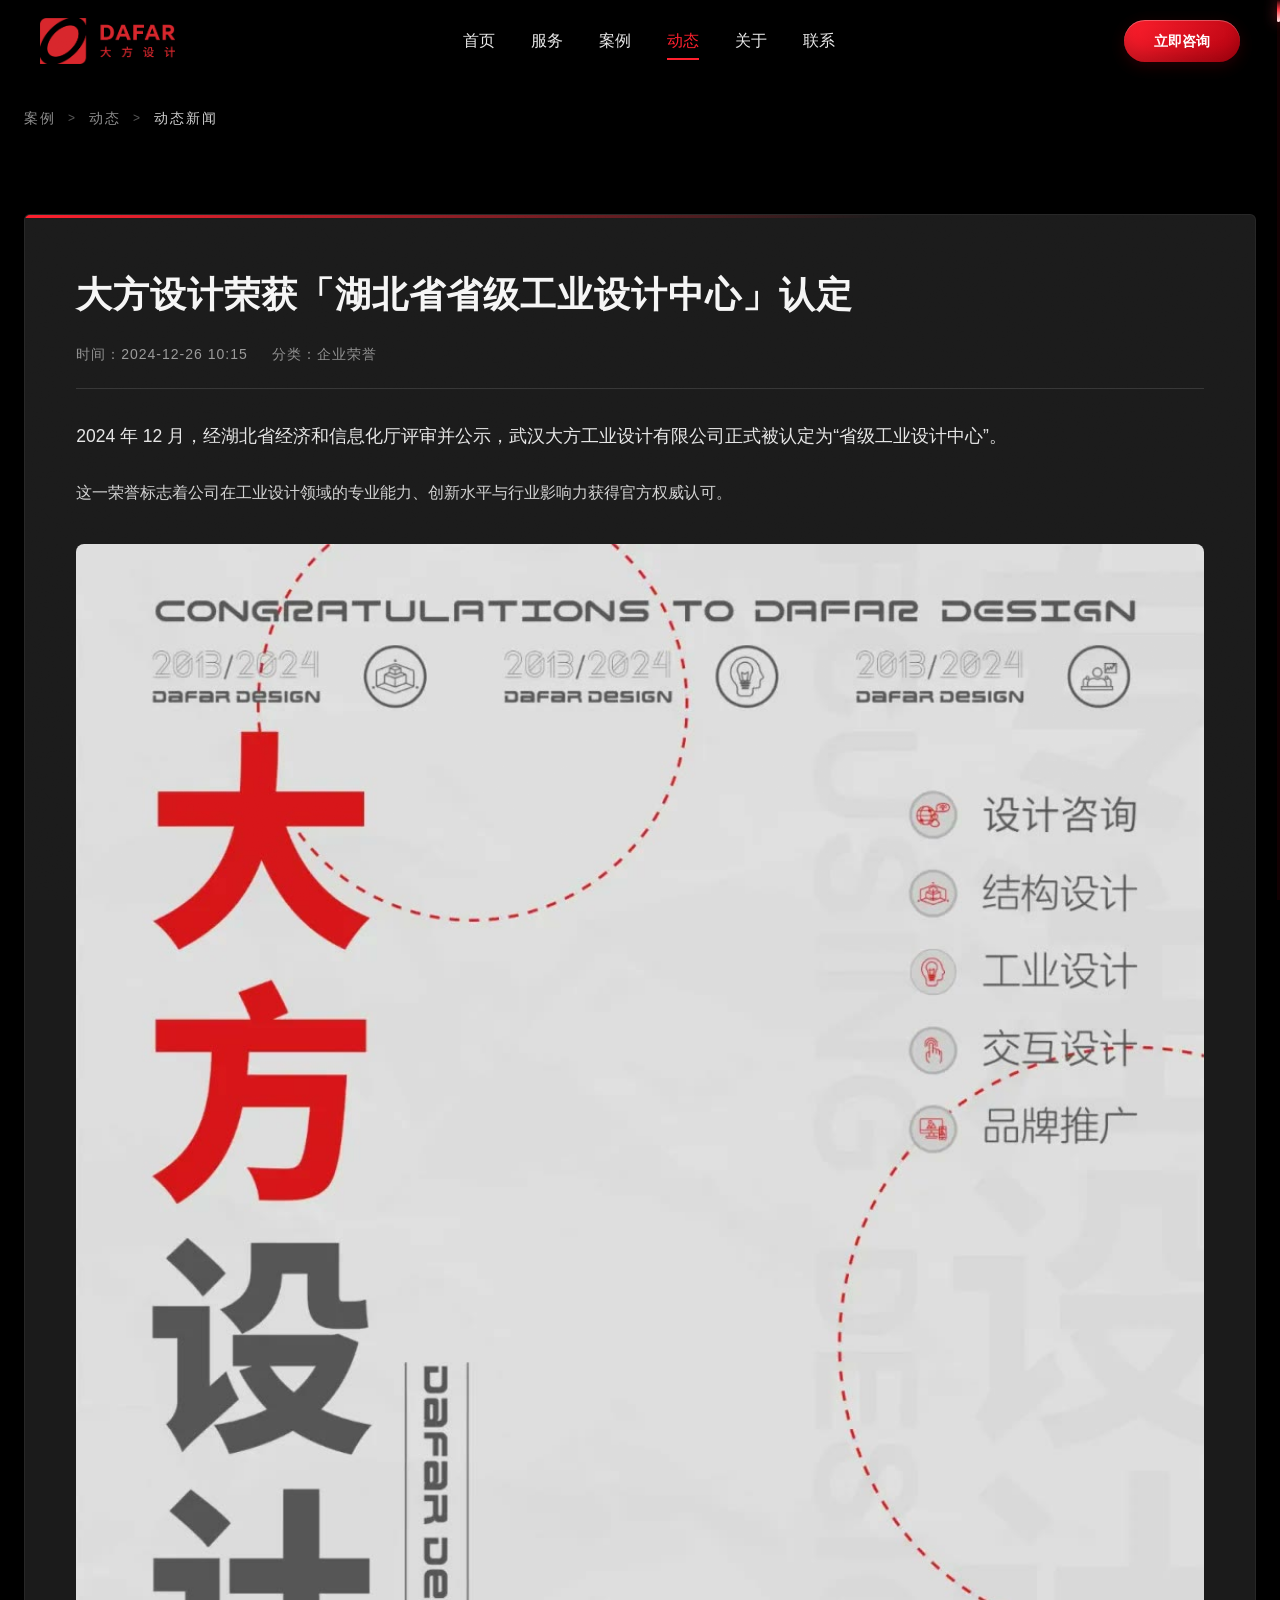
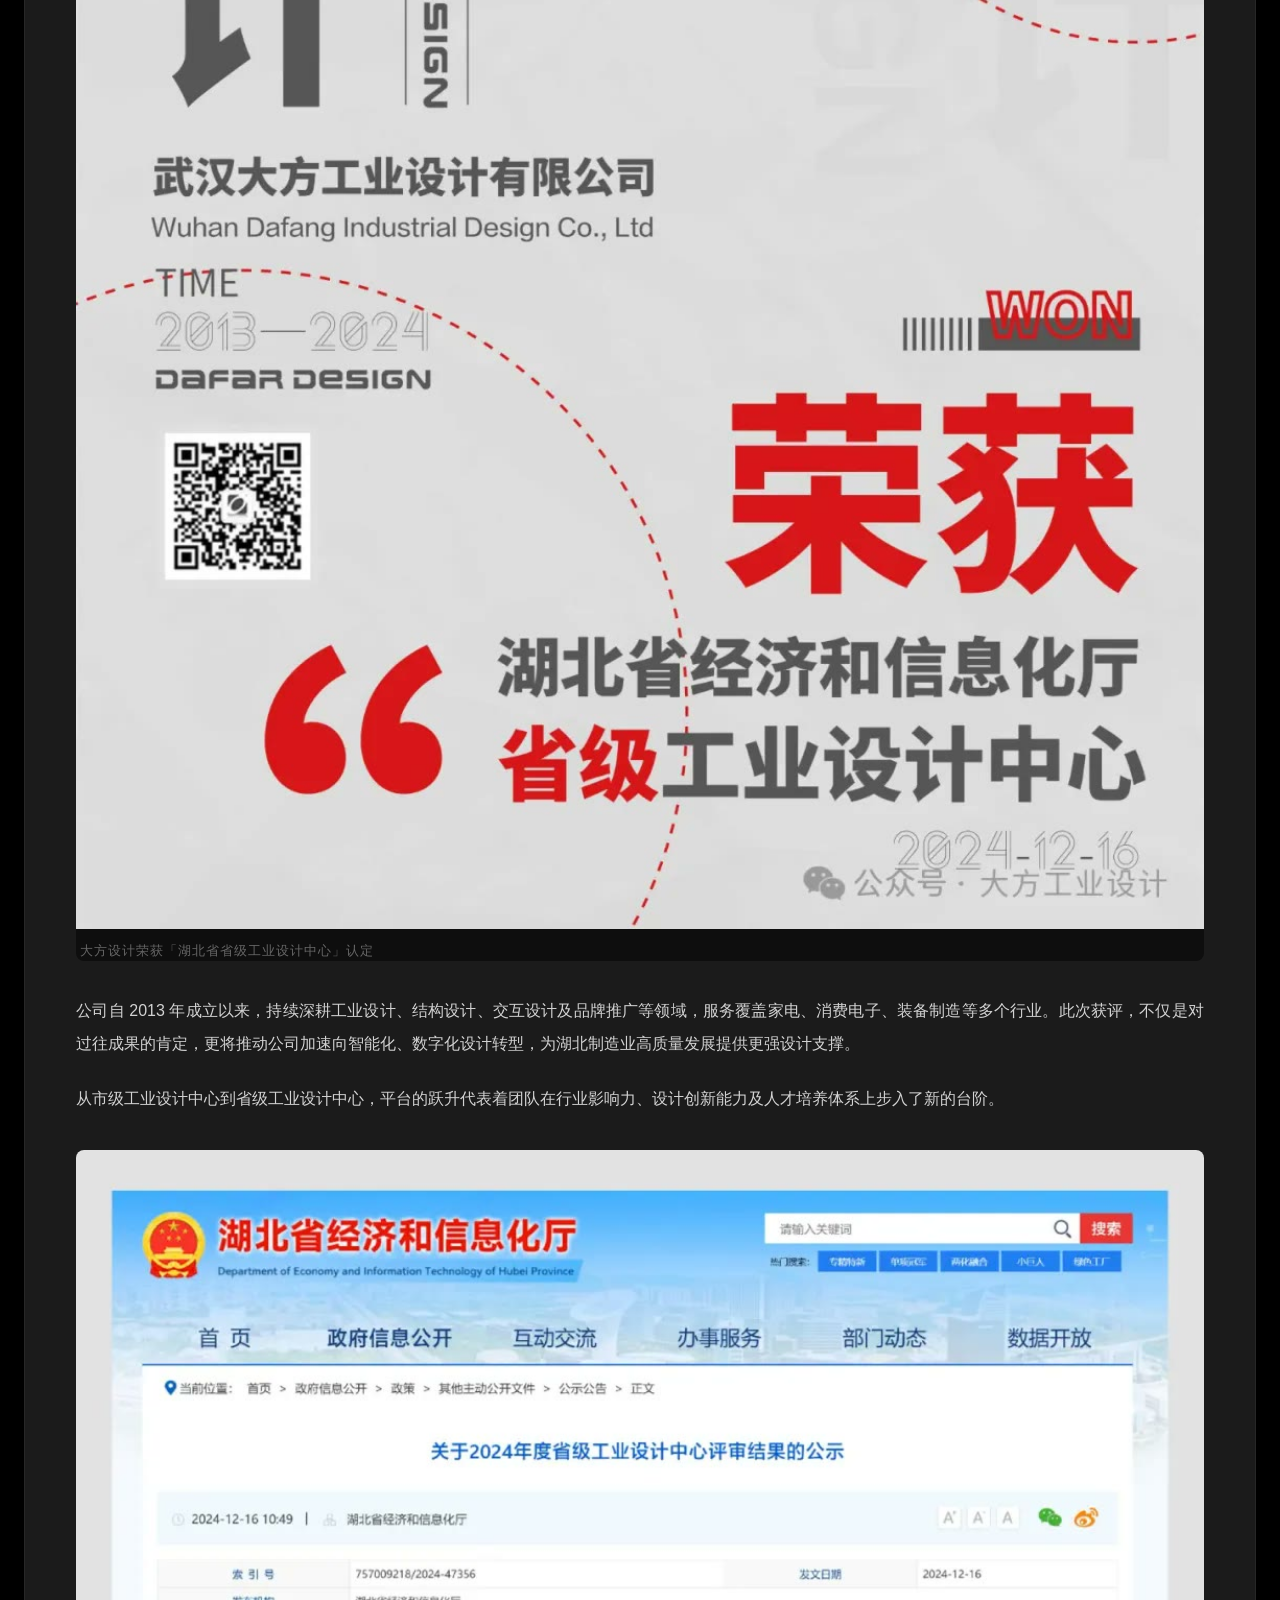
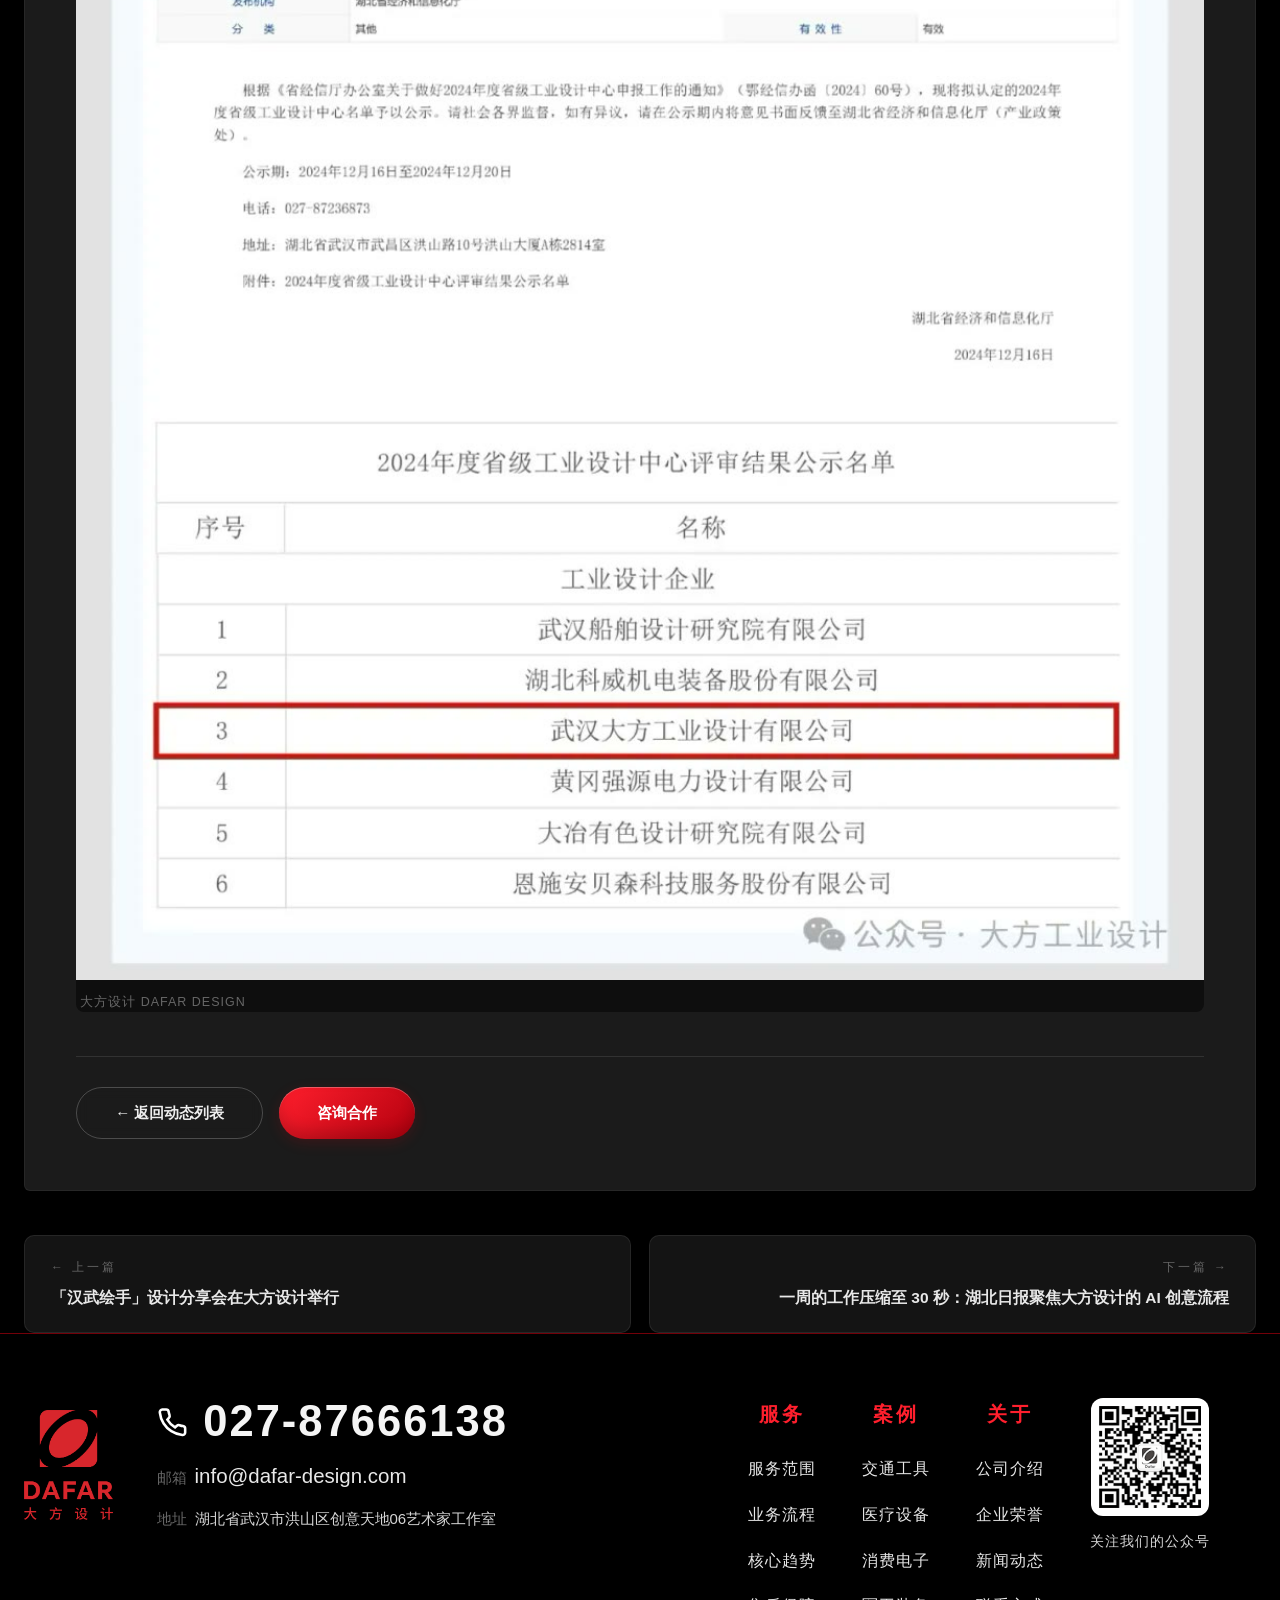
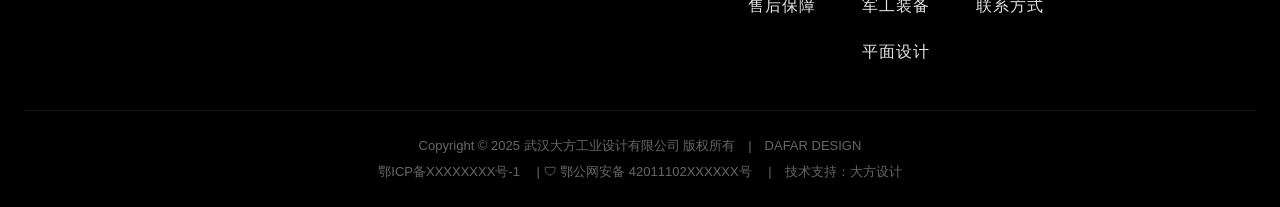
<file: news-detail.html>
<!DOCTYPE html>
<html lang="zh-CN">
<head>
<meta charset="UTF-8">
<meta name="viewport" content="width=device-width, initial-scale=1.0">
<meta name="description" content="大方设计动态详情 — 洞察工业设计前沿，记录项目服务新进程。">
<title>动态详情 — 大方设计 DAFAR DESIGN</title>
<link rel="stylesheet" href="assets/site.css">
<style>
  .article-body p:first-letter{}
  .article-body .back{margin-left:auto}
</style>
</head>
<body data-page="动态详情">

<div class="grain" aria-hidden="true"></div>

<nav class="nav" id="nav">
  <a class="logo" href="index.html"><img src="assets/logo-h.png" alt="大方设计 DAFAR DESIGN"></a>
  <ul class="nav-menu" id="navMenu">
    <li><a href="index.html">首页</a></li>
    <li>
      <a href="services.html">服务</a>
      <div class="dropdown">
        <a href="services.html#scope">服务范围</a>
        <a href="services.html#flow">业务流程</a>
        <a href="services.html#trends">核心趋势</a>
        <a href="services.html#aftersale">售后服务</a>
      </div>
    </li>
    <li>
      <a href="cases.html">案例</a>
      <div class="dropdown">
        <a href="case-list.html?cat=transport">交通工具</a>
        <a href="case-list.html?cat=medical">医疗设备</a>
        <a href="case-list.html?cat=consumer">消费电子</a>
        <a href="case-list.html?cat=military">军工装备</a>
        <a href="case-list.html?cat=graphic">平面设计</a>
      </div>
    </li>
    <li>
      <a href="news.html" class="active">动态</a>
      <div class="dropdown">
        <a href="news.html">动态新闻</a>
      </div>
    </li>
    <li>
      <a href="about.html">关于</a>
      <div class="dropdown">
        <a href="about.html#strength">企业实力</a>
        <a href="about.html#honor">资质荣誉</a>
        <a href="about.html#vision">人文愿景</a>
      </div>
    </li>
    <li>
      <a href="contact.html">联系</a>
      <div class="dropdown">
        <a href="contact.html#reach">联系我们</a>
        <a href="contact.html#jobs">招聘信息</a>
      </div>
    </li>
  </ul>
  <a class="btn nav-cta" href="contact.html">立即咨询</a>
  <button class="nav-toggle" id="navToggle" aria-label="菜单"><span></span><span></span><span></span></button>
</nav>

<div class="crumb-bar page-top" id="top" data-sec="面包屑">
  <div class="container">
    <a href="cases.html">案例</a><span class="sp">&gt;</span>
    <a href="news.html">动态</a><span class="sp">&gt;</span>
    <span class="cur">动态新闻</span>
  </div>
</div>

<main class="article-sec">
  <div class="container">
    <article class="article-card reveal" id="articleCard" data-sec="正文">
      <h1 id="arTitle">文章标题</h1>
      <div class="article-meta"><span>时间：</span><time id="arDate">2019-07-29 10:15</time><span id="arCat" style="margin-left:24px"></span></div>
      <div class="article-body" id="arBody"></div>
      <div class="article-actions">
        <a class="btn btn-ghost" href="news.html" id="backList">← 返回动态列表</a>
        <a class="btn" href="contact.html">咨询合作</a>
      </div>
    </article>
    <nav class="ar-nav" id="arNav" aria-label="上下篇动态"></nav>
  </div>
</main>

<footer class="footer">
  <div class="container">
    <div class="footer-top">
      <div class="f-brand">
        <img class="f-logo" src="assets/logo-v.png" alt="大方设计 DAFAR DESIGN">
        <div class="f-info">
          <div class="phone"><svg viewBox="0 0 24 24" fill="none" stroke="currentColor" stroke-width="2"><path d="M22 16.9v3a2 2 0 0 1-2.2 2 19.8 19.8 0 0 1-8.6-3 19.5 19.5 0 0 1-6-6 19.8 19.8 0 0 1-3-8.6A2 2 0 0 1 4.1 2h3a2 2 0 0 1 2 1.7c.1.9.4 1.8.7 2.7a2 2 0 0 1-.5 2.1L8.1 9.9a16 16 0 0 0 6 6l1.4-1.2a2 2 0 0 1 2.1-.5c.9.3 1.8.6 2.7.7a2 2 0 0 1 1.7 2z"/></svg>027-87666138</div>
          <div class="line mail"><b>邮箱</b>info@dafar-design.com</div>
          <div class="line"><b>地址</b>湖北省武汉市洪山区创意天地06艺术家工作室</div>
        </div>
      </div>
      <div class="f-col"><h5>服务</h5><a href="services.html#scope">服务范围</a><a href="services.html#flow">业务流程</a><a href="services.html#trends">核心趋势</a><a href="services.html#aftersale">售后保障</a></div>
      <div class="f-col"><h5>案例</h5><a href="case-list.html?cat=transport">交通工具</a><a href="case-list.html?cat=medical">医疗设备</a><a href="case-list.html?cat=consumer">消费电子</a><a href="case-list.html?cat=military">军工装备</a><a href="case-list.html?cat=graphic">平面设计</a></div>
      <div class="f-col"><h5>关于</h5><a href="about.html#intro">公司介绍</a><a href="about.html#honor">企业荣誉</a><a href="news.html">新闻动态</a><a href="contact.html">联系方式</a></div>
      <div class="f-qr">
        <div class="qr"><img src="assets/qrcode.png" alt="大方设计微信公众号二维码"></div>
        <p>关注我们的公众号</p>
      </div>
    </div>
    <div class="copyright">
      Copyright © 2025 武汉大方工业设计有限公司 版权所有　|　DAFAR DESIGN<br>
      <a href="https://beian.miit.gov.cn" target="_blank" rel="noopener">鄂ICP备XXXXXXXX号-1</a>
      　|
      <a href="http://www.beian.gov.cn/portal/registerSystemInfo" target="_blank" rel="noopener">🛡 鄂公网安备 42011102XXXXXX号</a>
      　|　技术支持：大方设计
    </div>
  </div>
</footer>

<div class="modal" id="modal">
  <div class="modal-card">
    <button class="modal-close" onclick="closeModal()" aria-label="关闭">&times;</button>
    <div class="modal-img"><div class="ph" id="modalImg">大方设计</div></div>
    <div class="modal-body"><h3 id="modalTitle"></h3><p id="modalText"></p></div>
  </div>
</div>

<script src="assets/data.js"></script>
<script src="assets/site.js"></script>
<script>
(function(){
  var q=new URLSearchParams(location.search);
  var id=q.get('id')||DF.NEWS[0].id;
  var idx=DF.NEWS.findIndex(function(n){return n.id===id});
  if(idx<0)idx=0;
  var n=DF.NEWS[idx];

  document.title=n.title+' — 大方设计 DAFAR DESIGN';
  document.getElementById('arTitle').textContent=n.title;
  document.getElementById('arDate').textContent=n.date+' 10:15';
  document.getElementById('arCat').textContent='分类：'+n.cat;

  var body=document.getElementById('arBody');
  var html='<p class="lead">'+n.lead+'</p>';
  n.body.forEach(function(p,i){
    html+='<p>'+p+'</p>';
    if(i===0&&n.img){html+='<figure><img src="'+n.img+'" alt="'+n.title+'" loading="lazy"><figcaption>'+n.title+'</figcaption></figure>'}
    if(i===n.body.length-1&&n.img2){html+='<figure><img src="'+n.img2+'" alt="'+n.title+'" loading="lazy"><figcaption>大方设计 DAFAR DESIGN</figcaption></figure>'}
  });
  body.innerHTML=html;

  /* 返回列表时落回正在看的这条：列表前两条是头条卡，其余按每页 3 条分页，
     页码算准后再带 #n-<id> 让列表页滚到这张卡片 */
  var back=document.getElementById('backList');
  var href=idx<2?'news.html':'news.html?p='+(Math.floor((idx-2)/3)+1);
  back.href=href+'#n-'+encodeURIComponent(id);

  var prev=DF.NEWS[(idx-1+DF.NEWS.length)%DF.NEWS.length];
  var next=DF.NEWS[(idx+1)%DF.NEWS.length];
  document.getElementById('arNav').innerHTML=
    '<a href="news-detail.html?id='+prev.id+'"><span class="k">← 上一篇</span><span class="v">'+prev.title+'</span></a>'+
    '<a class="next" href="news-detail.html?id='+next.id+'"><span class="k">下一篇 →</span><span class="v">'+next.title+'</span></a>';

  setTimeout(function(){document.querySelectorAll('.reveal').forEach(function(el){
    var r=el.getBoundingClientRect();
    if(r.top<innerHeight)el.classList.add('in');
  })},60);
})();
</script>
<script src="assets/scroll.js"></script>
</body>
</html>
</file>
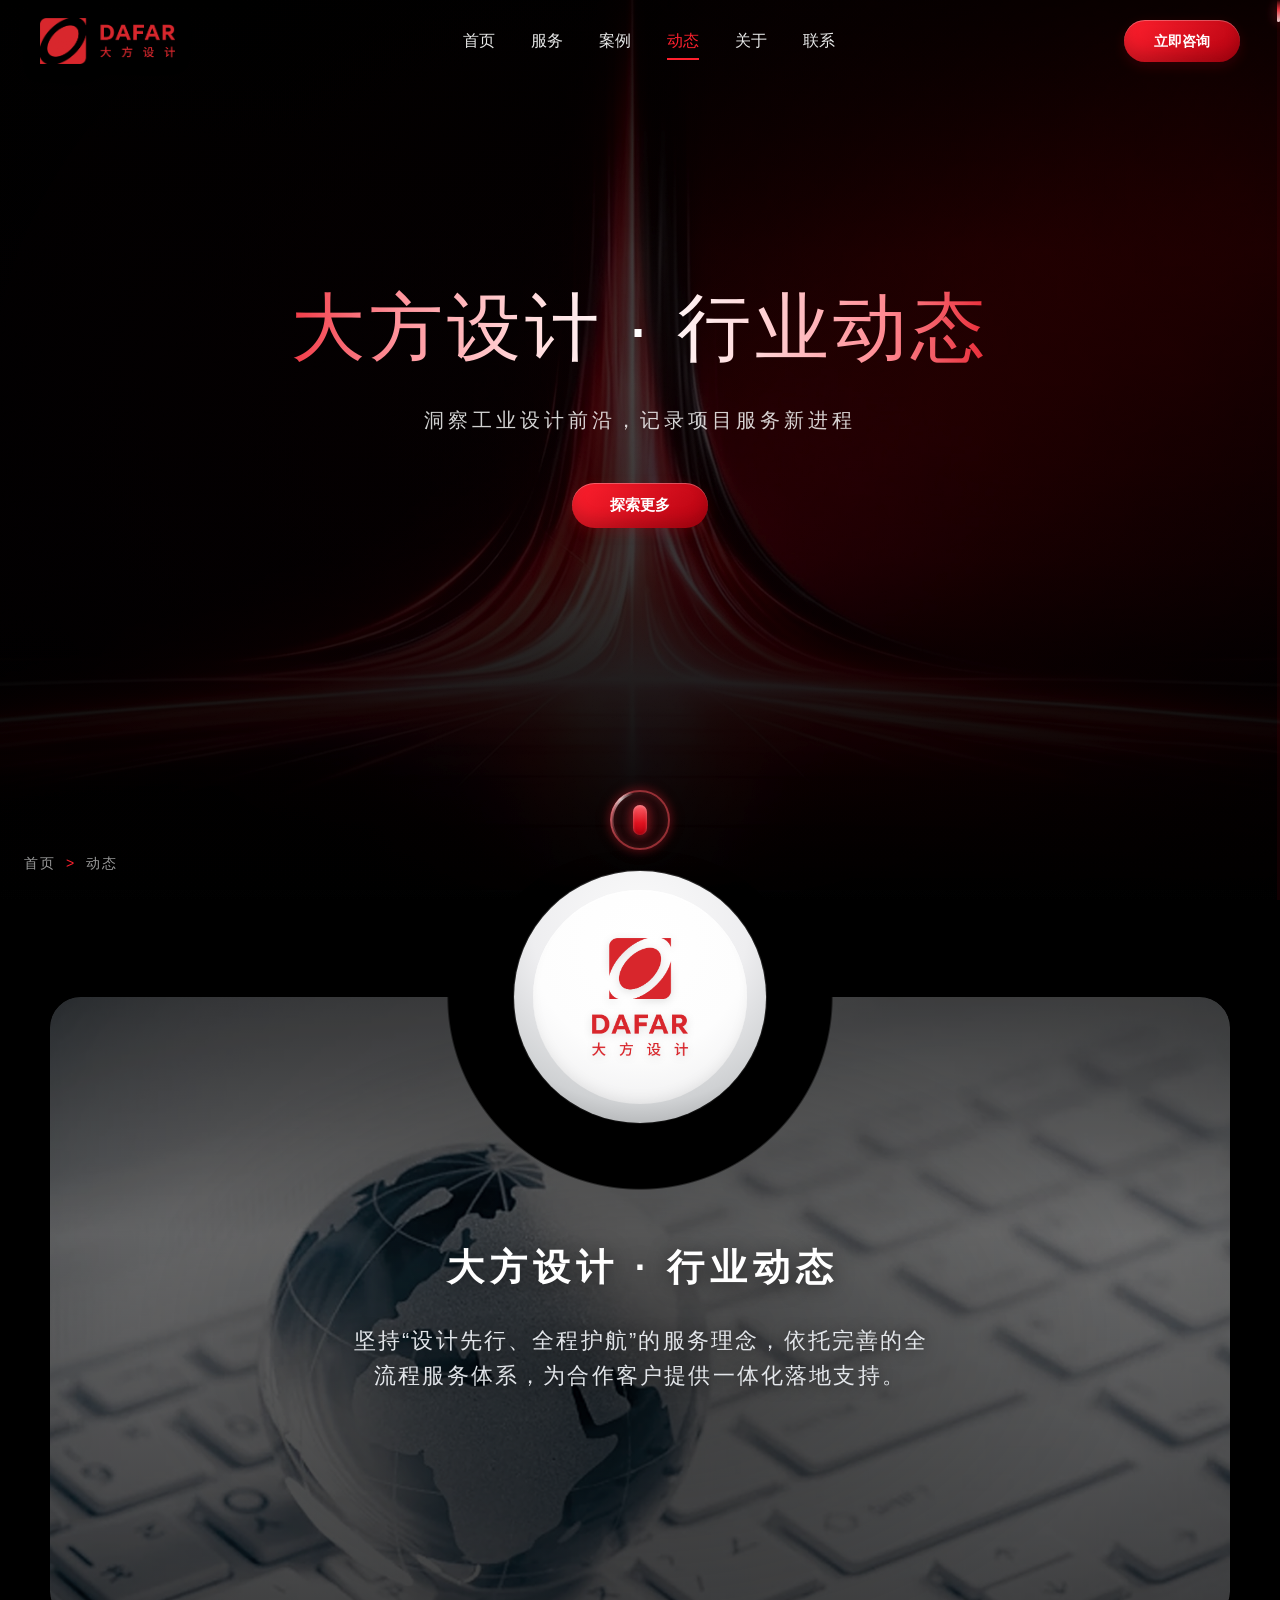
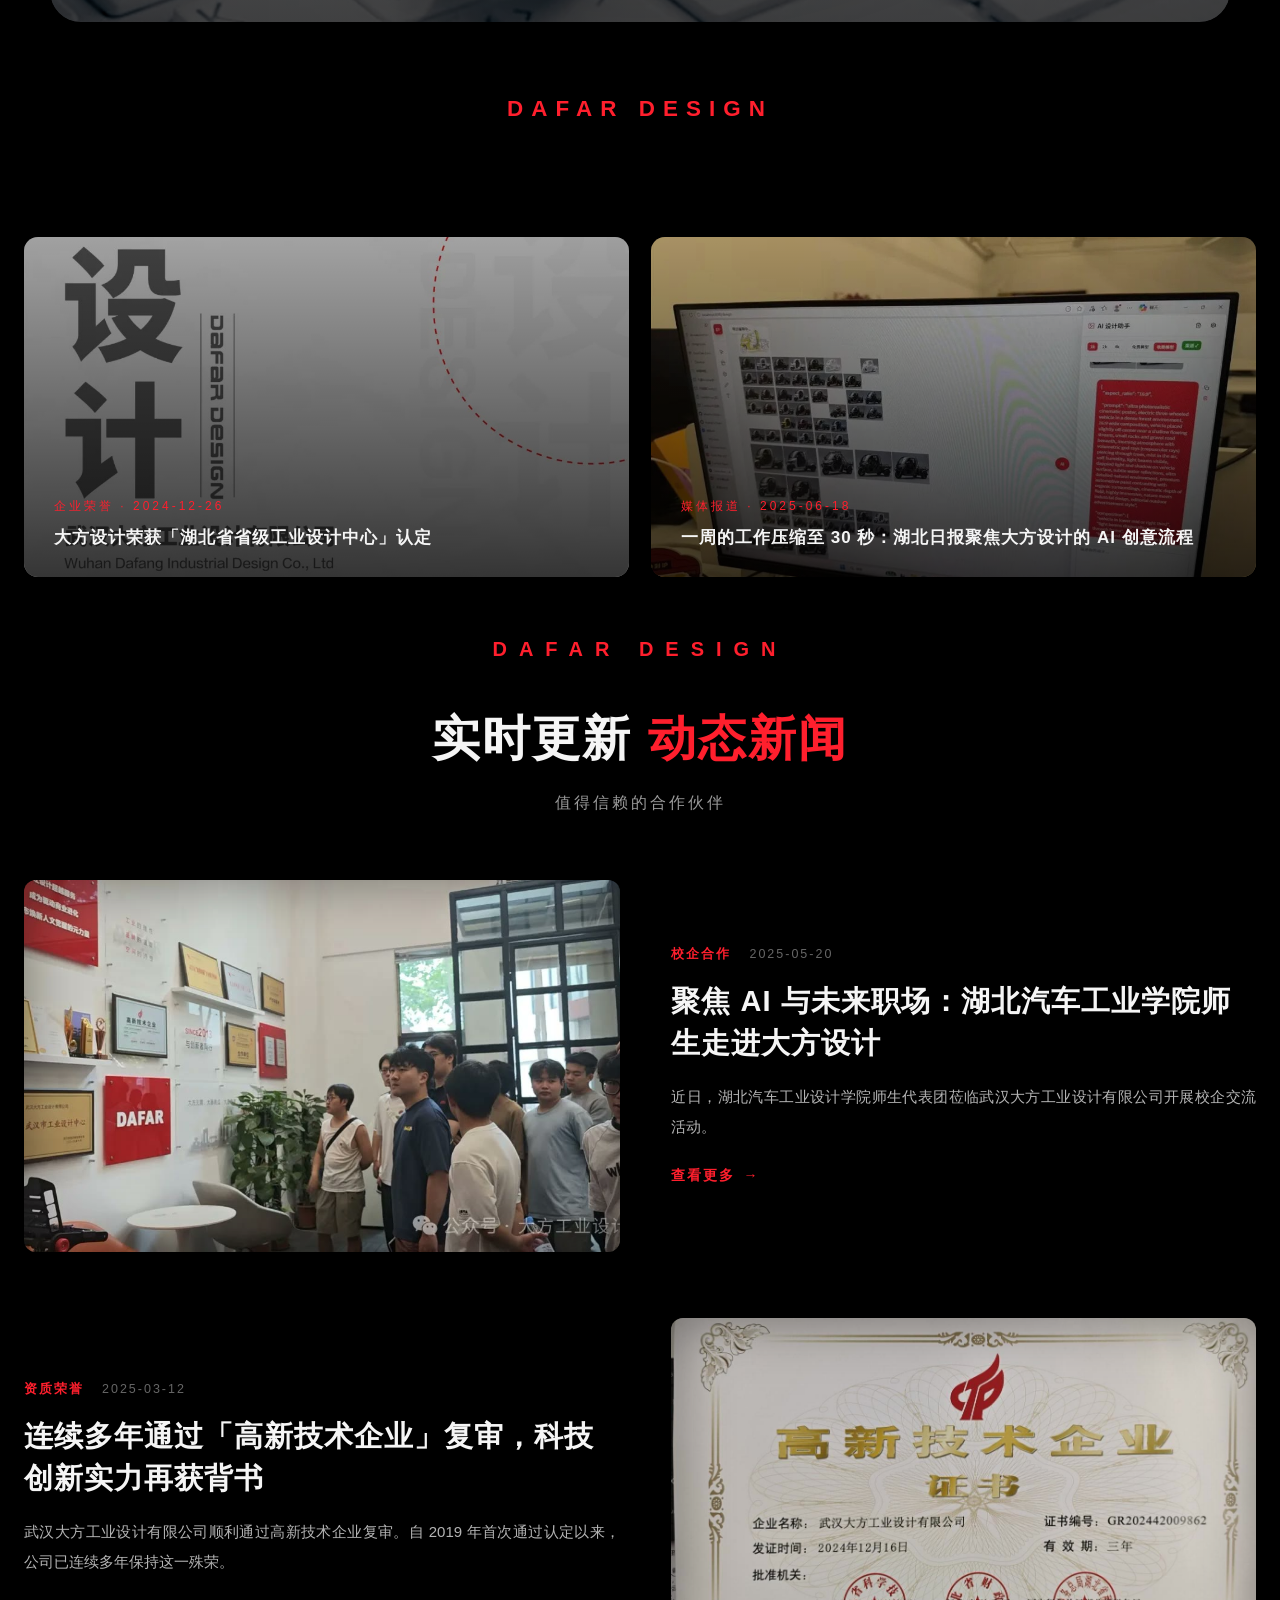
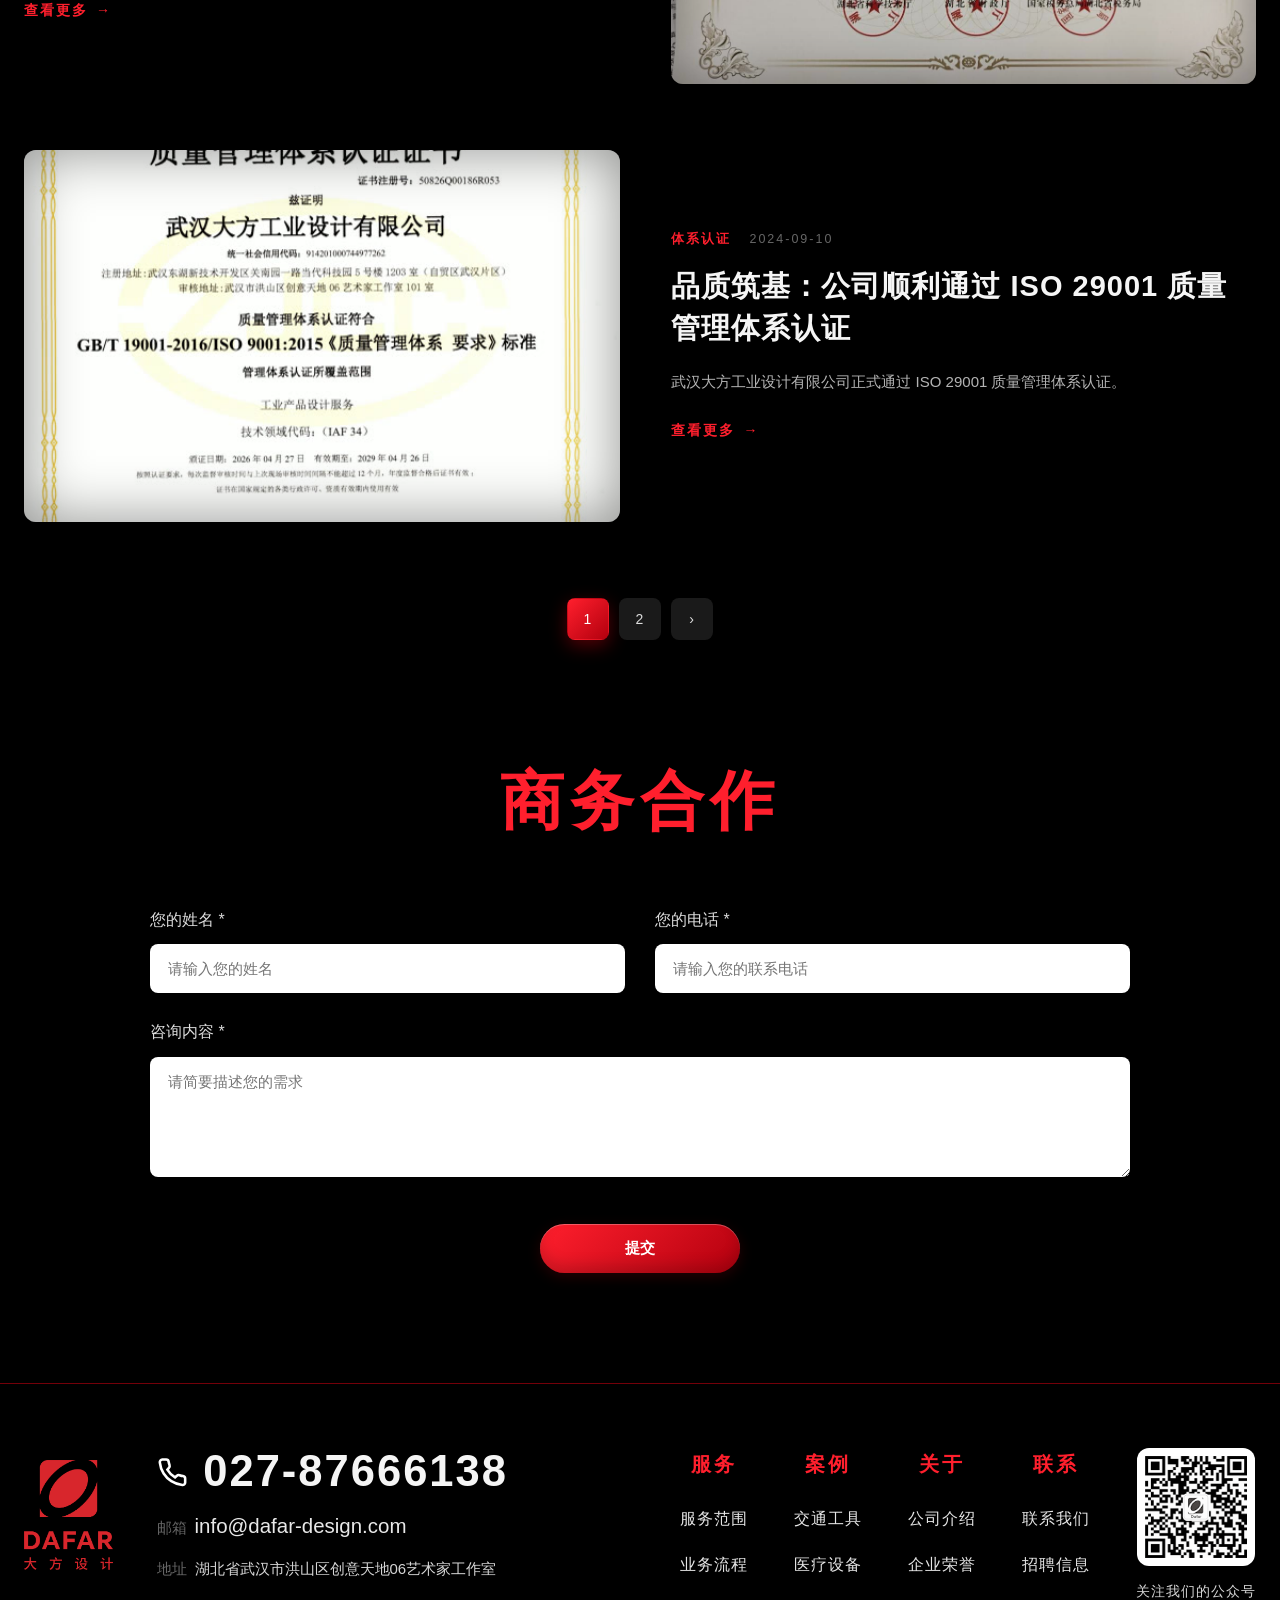
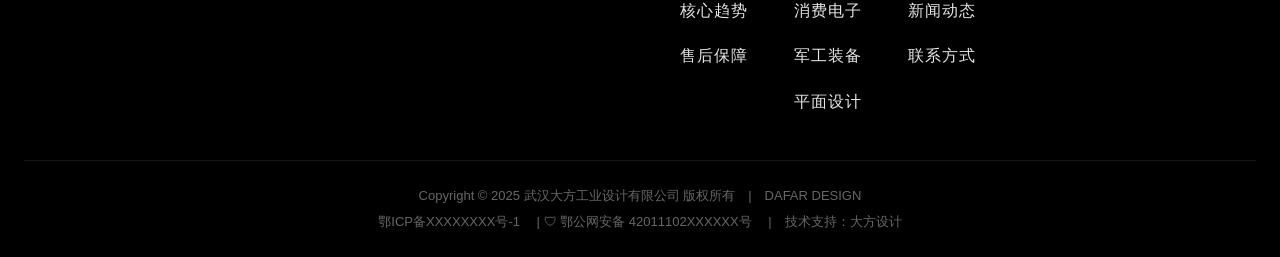
<file: news.html>
<!DOCTYPE html>
<html lang="zh-CN">
<head>
<meta charset="UTF-8">
<meta name="viewport" content="width=device-width, initial-scale=1.0">
<meta name="description" content="大方设计动态 — 洞察工业设计前沿，记录项目服务新进程。企业荣誉、媒体报道、校企合作与设计分享。">
<meta name="keywords" content="大方设计动态,工业设计新闻,湖北工业设计中心,AI 工业设计,DAFAR DESIGN">
<title>动态 — 大方设计 DAFAR DESIGN</title>
<link rel="stylesheet" href="assets/site.css">
<style>
  .news-feature{margin-top:0}
  .news-feature a{min-height:0}
  .nr-body h3 a{transition:color .3s}
  .nr-body h3 a:hover{color:var(--red-bright)}
  .news-empty{text-align:center;color:#777;padding:40px 0;letter-spacing:2px}
</style>
</head>
<body data-page="动态列表">

<div class="grain" aria-hidden="true"></div>

<nav class="nav" id="nav">
  <a class="logo" href="index.html"><img src="assets/logo-h.png" alt="大方设计 DAFAR DESIGN"></a>
  <ul class="nav-menu" id="navMenu">
    <li><a href="index.html">首页</a></li>
    <li>
      <a href="services.html">服务</a>
      <div class="dropdown">
        <a href="services.html#scope">服务范围</a>
        <a href="services.html#flow">业务流程</a>
        <a href="services.html#trends">核心趋势</a>
        <a href="services.html#aftersale">售后服务</a>
      </div>
    </li>
    <li>
      <a href="cases.html">案例</a>
      <div class="dropdown">
        <a href="case-list.html?cat=transport">交通工具</a>
        <a href="case-list.html?cat=medical">医疗设备</a>
        <a href="case-list.html?cat=consumer">消费电子</a>
        <a href="case-list.html?cat=military">军工装备</a>
        <a href="case-list.html?cat=graphic">平面设计</a>
      </div>
    </li>
    <li>
      <a href="news.html" class="active">动态</a>
      <div class="dropdown">
        <a href="news.html">动态新闻</a>
      </div>
    </li>
    <li>
      <a href="about.html">关于</a>
      <div class="dropdown">
        <a href="about.html#strength">企业实力</a>
        <a href="about.html#honor">资质荣誉</a>
        <a href="about.html#vision">人文愿景</a>
      </div>
    </li>
    <li>
      <a href="contact.html">联系</a>
      <div class="dropdown">
        <a href="contact.html#reach">联系我们</a>
        <a href="contact.html#jobs">招聘信息</a>
      </div>
    </li>
  </ul>
  <a class="btn nav-cta" href="contact.html">立即咨询</a>
  <button class="nav-toggle" id="navToggle" aria-label="菜单"><span></span><span></span><span></span></button>
</nav>

<header class="sub-hero branded" id="top" data-sec="动态 Banner">
  <div class="sub-hero-bg" aria-hidden="true"><img src="assets/pages/hero-news.jpg" alt=""></div>
  <div class="sub-hero-tint" aria-hidden="true"></div>
  <div class="sub-hero-inner">
    <h1>大方设计 · 行业动态</h1>
    <div class="sub">洞察工业设计前沿，记录项目服务新进程</div>
    <div class="act"><button class="btn" onclick="document.getElementById('newsRows').scrollIntoView({behavior:'smooth'})">探索更多</button></div>
  </div>
  <div class="scroll-ind" aria-hidden="true"><span class="si-ring"></span><span class="si-pill"></span></div>
  <div class="breadcrumb"><a href="index.html">首页</a><span>&gt;</span>动态</div>
</header>

<section class="news-brand" data-sec="品牌卡">
  <div class="nb-wrap">
    <div class="nb-card">
      <img class="nb-photo" src="assets/pages/news-card.jpg" alt="地球与键盘">
      <div class="nb-copy">
        <h2>大方设计 · 行业动态</h2>
        <p>坚持“设计先行、全程护航”的服务理念，依托完善的全流程服务体系，为合作客户提供一体化落地支持。</p>
      </div>
    </div>
    <div class="nb-orb" aria-hidden="true"><img src="assets/logo-v.png" alt=""></div>
    <div class="nb-mark"><span class="en-mark">DAFAR DESIGN</span></div>
  </div>
</section>

<main class="news-wrap">
  <div class="container">
    <div class="news-feature" id="newsFeature"></div>

    <div class="news-orbit"><span class="en-mark">DAFAR DESIGN</span></div>
    <div class="news-title reveal">
      <h2>实时更新 <em>动态新闻</em></h2>
      <p>值得信赖的合作伙伴</p>
    </div>

    <div class="news-rows" id="newsRows" data-sec="动态新闻"></div>
    <div class="news-pager" id="newsPager"></div>
  </div>
</main>

<section class="form-sec" id="contact" data-sec="咨询表单">
  <div class="container">
    <h2>商务合作</h2>
    <form class="form" id="bizForm" onsubmit="return submitForm(event)">
      <div class="form-row">
        <div class="field reveal-l"><label>您的姓名 *</label><input type="text" name="name" required placeholder="请输入您的姓名"></div>
        <div class="field reveal-r"><label>您的电话 *</label><input type="tel" name="phone" required pattern="[0-9\-\+\s]{7,}" placeholder="请输入您的联系电话"></div>
      </div>
      <div class="field reveal"><label>咨询内容 *</label><textarea name="msg" required placeholder="请简要描述您的需求"></textarea></div>
      <button type="submit" class="btn submit reveal">提交</button>
    </form>
  </div>
</section>

<footer class="footer">
  <div class="container">
    <div class="footer-top">
      <div class="f-brand">
        <img class="f-logo" src="assets/logo-v.png" alt="大方设计 DAFAR DESIGN">
        <div class="f-info">
          <div class="phone"><svg viewBox="0 0 24 24" fill="none" stroke="currentColor" stroke-width="2"><path d="M22 16.9v3a2 2 0 0 1-2.2 2 19.8 19.8 0 0 1-8.6-3 19.5 19.5 0 0 1-6-6 19.8 19.8 0 0 1-3-8.6A2 2 0 0 1 4.1 2h3a2 2 0 0 1 2 1.7c.1.9.4 1.8.7 2.7a2 2 0 0 1-.5 2.1L8.1 9.9a16 16 0 0 0 6 6l1.4-1.2a2 2 0 0 1 2.1-.5c.9.3 1.8.6 2.7.7a2 2 0 0 1 1.7 2z"/></svg>027-87666138</div>
          <div class="line mail"><b>邮箱</b>info@dafar-design.com</div>
          <div class="line"><b>地址</b>湖北省武汉市洪山区创意天地06艺术家工作室</div>
        </div>
      </div>
      <div class="f-col"><h5>服务</h5><a href="services.html#scope">服务范围</a><a href="services.html#flow">业务流程</a><a href="services.html#trends">核心趋势</a><a href="services.html#aftersale">售后保障</a></div>
      <div class="f-col"><h5>案例</h5><a href="case-list.html?cat=transport">交通工具</a><a href="case-list.html?cat=medical">医疗设备</a><a href="case-list.html?cat=consumer">消费电子</a><a href="case-list.html?cat=military">军工装备</a><a href="case-list.html?cat=graphic">平面设计</a></div>
      <div class="f-col"><h5>关于</h5><a href="about.html#intro">公司介绍</a><a href="about.html#honor">企业荣誉</a><a href="news.html">新闻动态</a><a href="contact.html">联系方式</a></div>
      <div class="f-col"><h5>联系</h5><a href="contact.html#reach">联系我们</a><a href="contact.html#jobs">招聘信息</a></div>
      <div class="f-qr">
        <div class="qr"><img src="assets/qrcode.png" alt="大方设计微信公众号二维码"></div>
        <p>关注我们的公众号</p>
      </div>
    </div>
    <div class="copyright">
      Copyright © 2025 武汉大方工业设计有限公司 版权所有　|　DAFAR DESIGN<br>
      <a href="https://beian.miit.gov.cn" target="_blank" rel="noopener">鄂ICP备XXXXXXXX号-1</a>
      　|
      <a href="http://www.beian.gov.cn/portal/registerSystemInfo" target="_blank" rel="noopener">🛡 鄂公网安备 42011102XXXXXX号</a>
      　|　技术支持：大方设计
    </div>
  </div>
</footer>

<div class="modal" id="modal">
  <div class="modal-card">
    <button class="modal-close" onclick="closeModal()" aria-label="关闭">&times;</button>
    <div class="modal-img"><div class="ph" id="modalImg">大方设计</div></div>
    <div class="modal-body"><h3 id="modalTitle"></h3><p id="modalText"></p></div>
  </div>
</div>

<script src="assets/data.js"></script>
<script src="assets/site.js"></script>
<script>
(function(){
  var PER=3;
  var feature=DF.NEWS.slice(0,2);
  var rows=DF.NEWS.slice(2);
  var page=Math.max(1,parseInt(new URLSearchParams(location.search).get('p')||'1',10));

  /* 头条两张 */
  document.getElementById('newsFeature').innerHTML=feature.map(function(n){
    return '<a id="n-'+n.id+'" href="news-detail.html?id='+n.id+'">'+
      '<img src="'+n.img+'" alt="'+n.title+'" loading="lazy">'+
      '<span class="cap"><em>'+n.cat+' · '+n.date+'</em>'+n.title+'</span></a>';
  }).join('');

  /* 列表分页 */
  var pages=Math.ceil(rows.length/PER)||1;
  if(page>pages)page=pages;
  var list=rows.slice((page-1)*PER,page*PER);
  document.getElementById('newsRows').innerHTML=list.map(function(n,i){
    return '<article id="n-'+n.id+'" class="news-row reveal'+(i%2?' d1':'')+'">'+
      '<a class="nr-img" href="news-detail.html?id='+n.id+'"><img src="'+n.img+'" alt="'+n.title+'" loading="lazy"></a>'+
      '<div class="nr-body">'+
        '<div class="meta"><b>'+n.cat+'</b><span>'+n.date+'</span></div>'+
        '<h3><a href="news-detail.html?id='+n.id+'">'+n.title+'</a></h3>'+
        '<p>'+n.lead+'</p>'+
        '<a class="nr-more" href="news-detail.html?id='+n.id+'">查看更多 <i>→</i></a>'+
      '</div></article>';
  }).join('');

  /* 分页器 */
  var pg='';
  if(page>1)pg+='<a href="news.html?p='+(page-1)+'">‹</a>';
  for(var i=1;i<=pages;i++)pg+='<a class="'+(i===page?'on':'')+'" href="news.html?p='+i+'">'+i+'</a>';
  if(page<pages)pg+='<a href="news.html?p='+(page+1)+'">›</a>';
  document.getElementById('newsPager').innerHTML=pg;

  /* 从详情页返回时带着 #n-<id>：列表是脚本渲染的，浏览器的原生锚点跳不到，
     所以渲染完自己滚回这张卡片，并短暂勾一下边框，让人一眼认出刚才看的是哪条 */
  (function(){
    var h=decodeURIComponent(location.hash.slice(1));
    if(!h||h.indexOf('n-')!==0)return;
    var el=document.getElementById(h);
    if(!el)return;
    /* 图片是 lazy 的，落位后再补一次，避免图片撑开高度把目标顶跑；两帧内都对齐 */
    function to() {
      var r = el.getBoundingClientRect();
      var y = Math.max(0, r.top + window.scrollY - 120);
      document.documentElement.style.scrollBehavior = 'auto';
      window.scrollTo(0, y);
      document.documentElement.style.scrollBehavior = '';
    }
    requestAnimationFrame(function () {
      to();
      el.classList.add('nr-flash');
      setTimeout(function () { el.classList.remove('nr-flash'); }, 2200);
      setTimeout(to, 220);
    });
  })();

  /* 新插入节点补一次进场 */
  setTimeout(function(){document.querySelectorAll('.reveal').forEach(function(el){
    var r=el.getBoundingClientRect();
    if(r.top<innerHeight)el.classList.add('in');
  })},80);
})();
</script>
<script src="assets/scroll.js"></script>
</body>
</html>
</file>
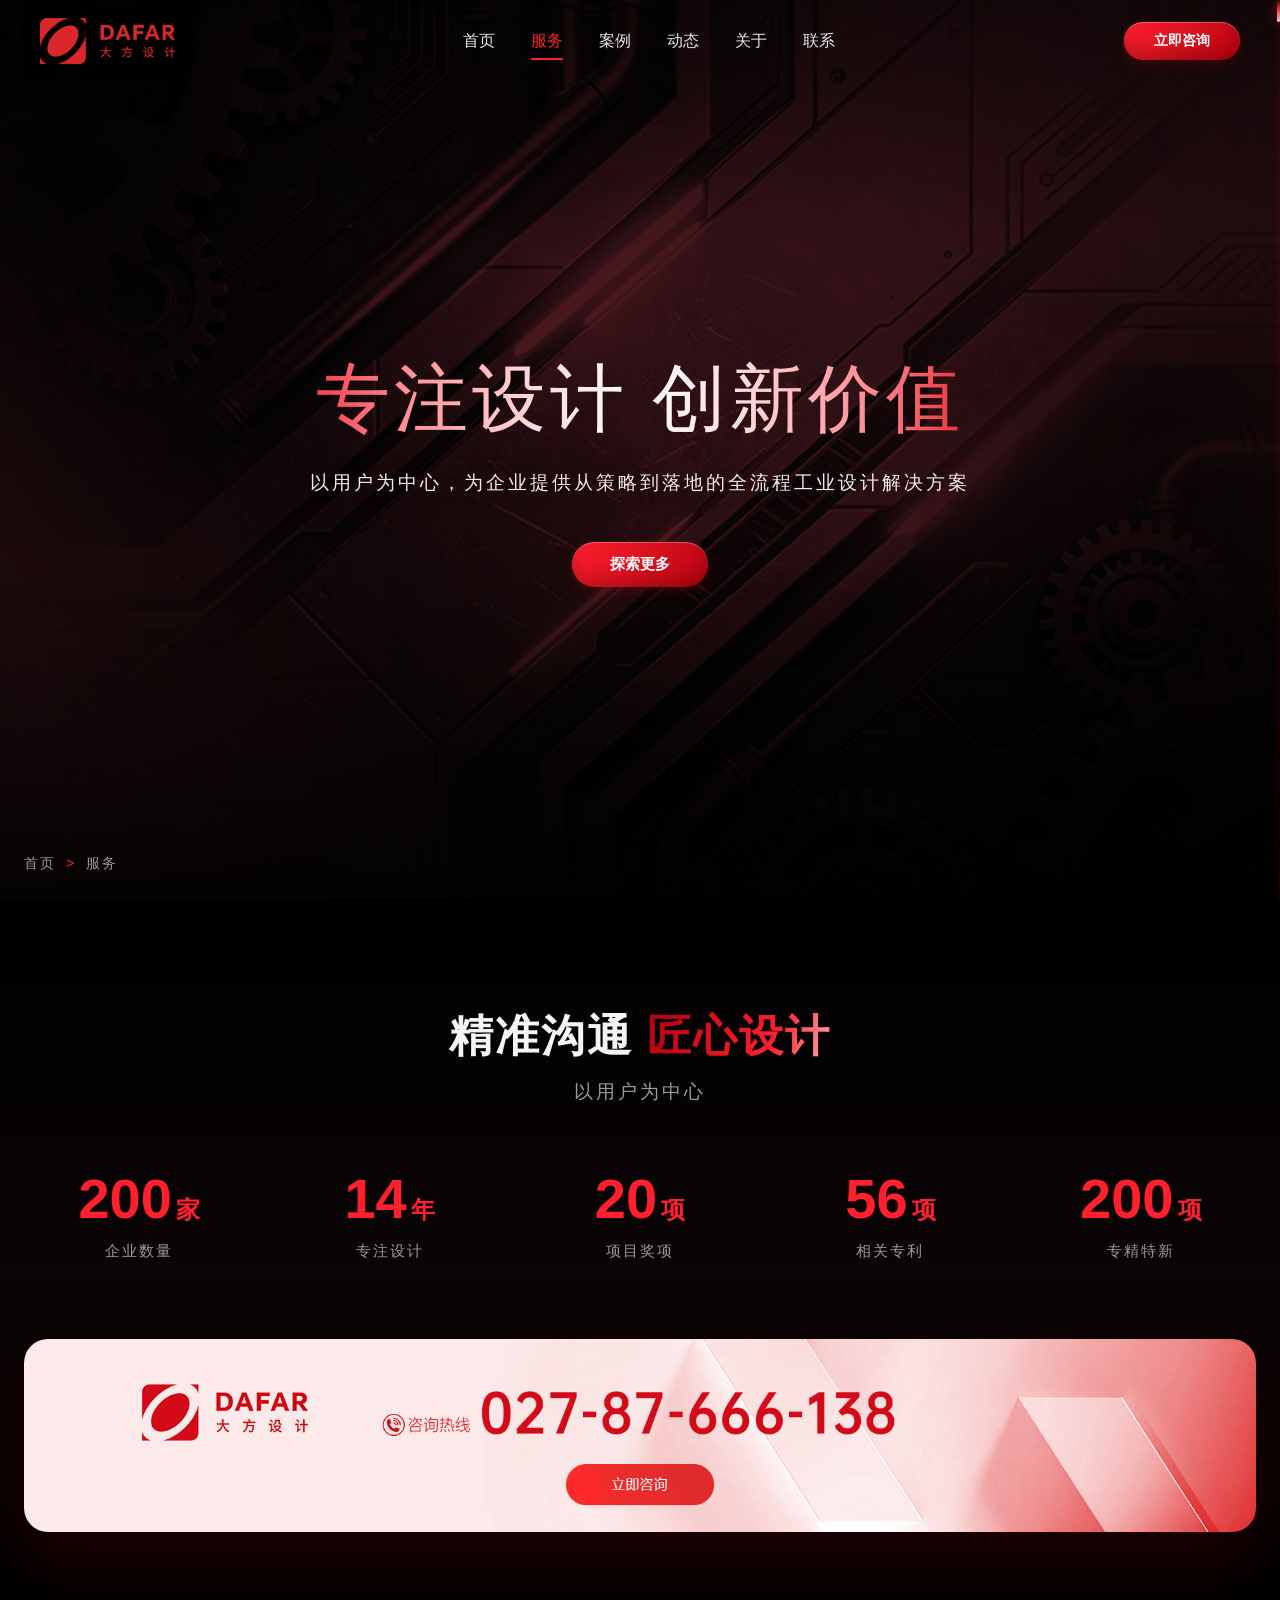
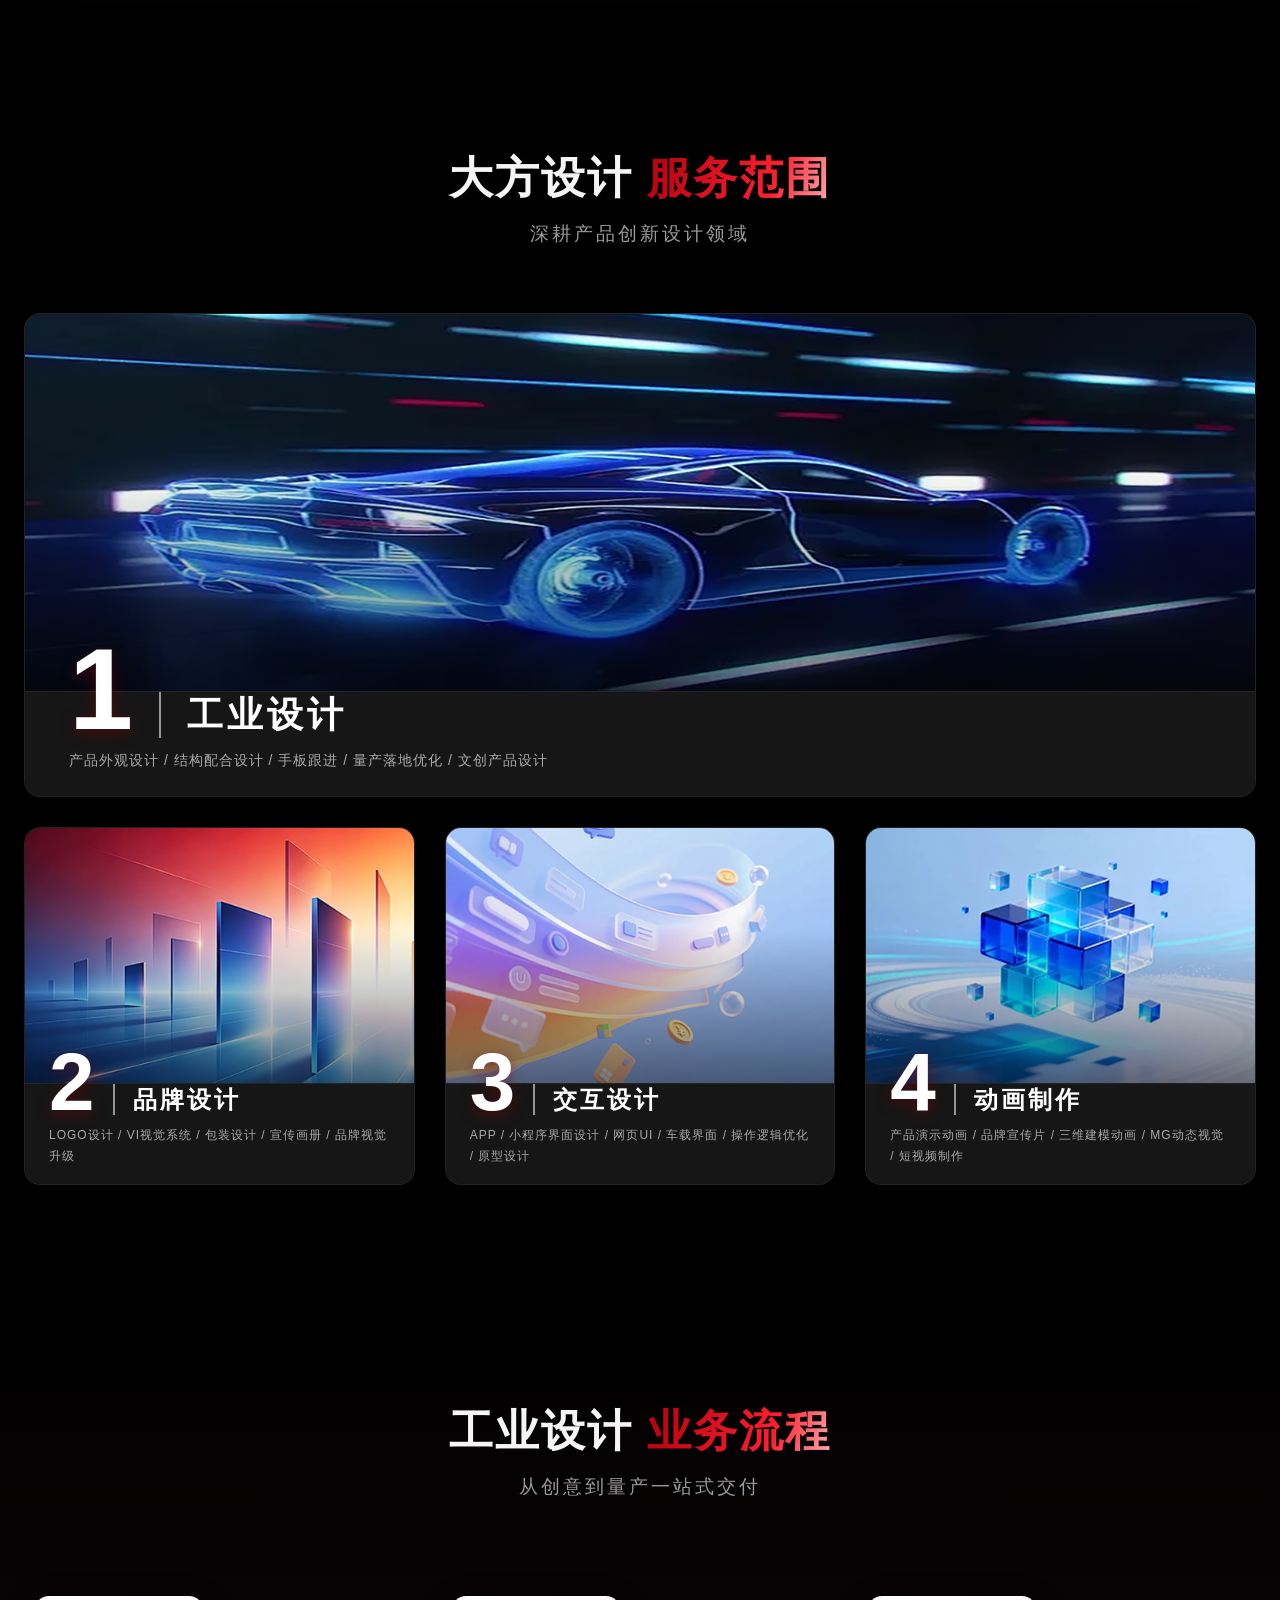
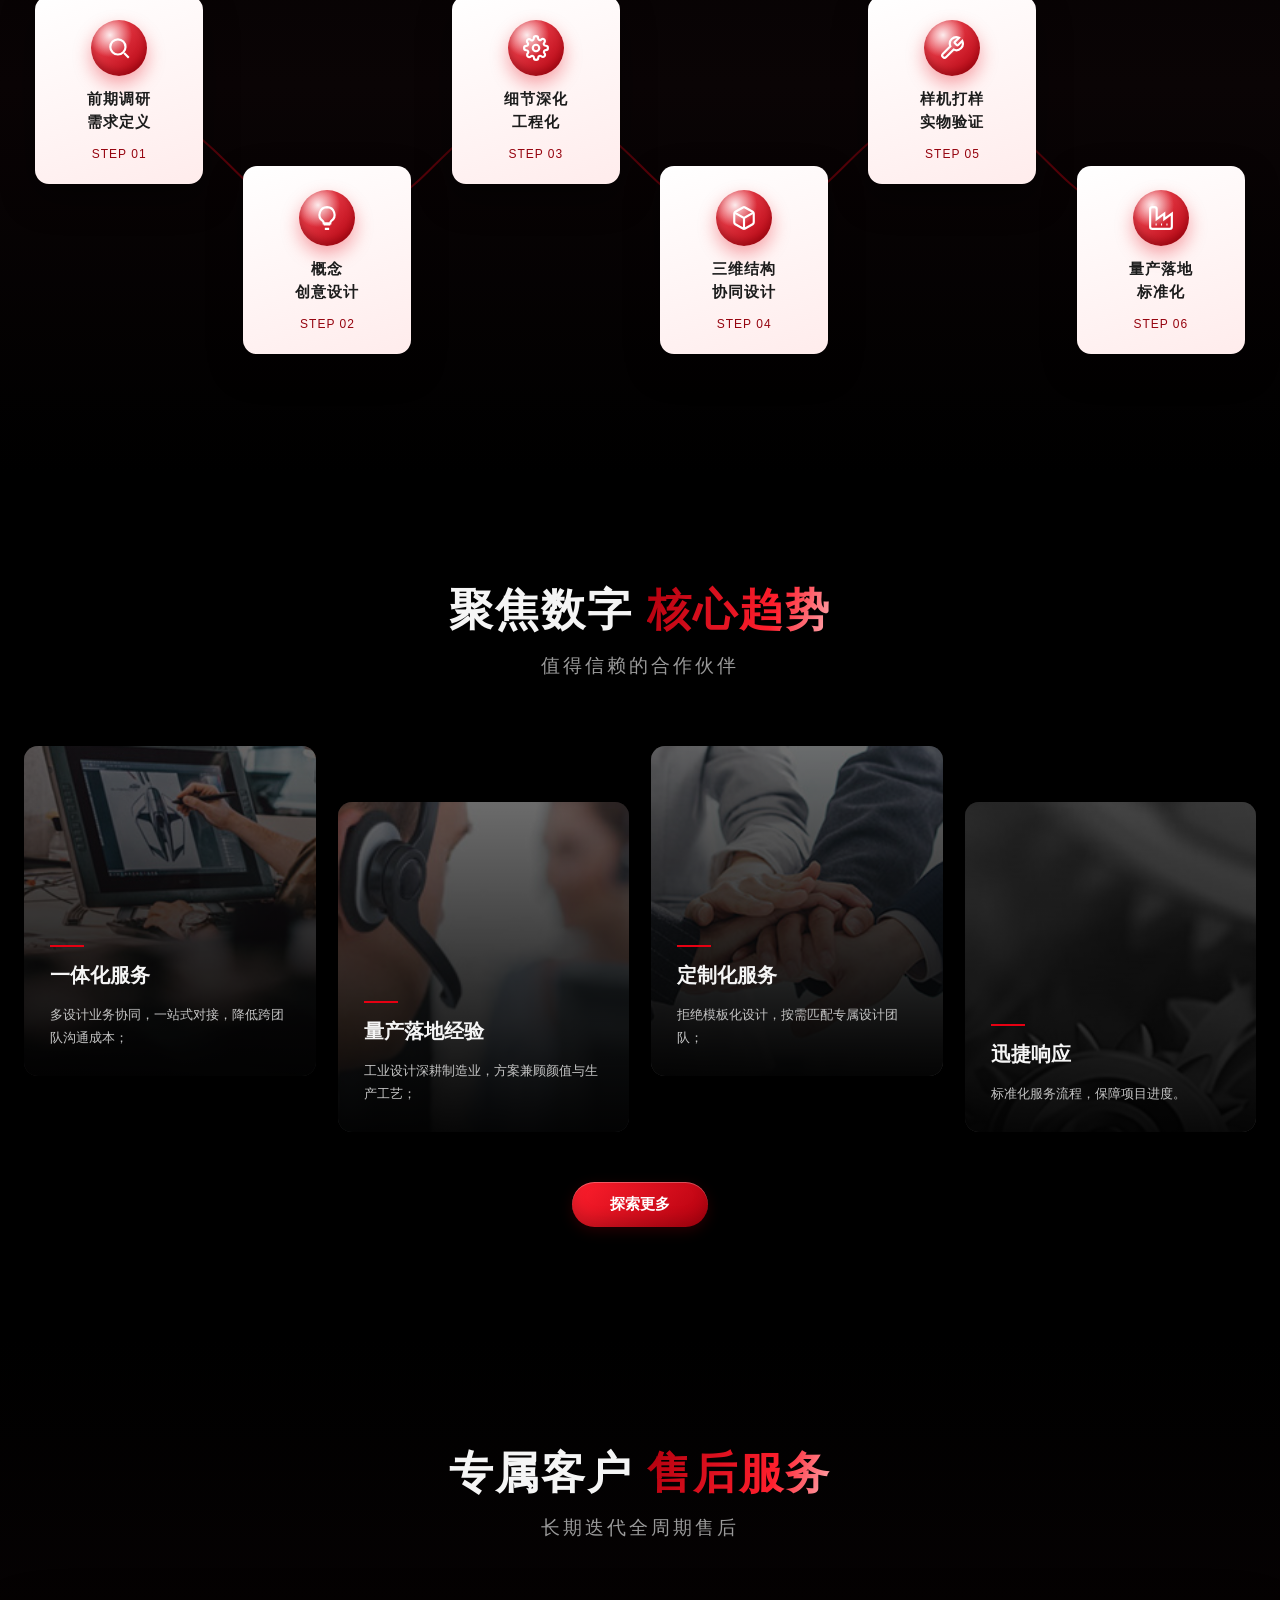
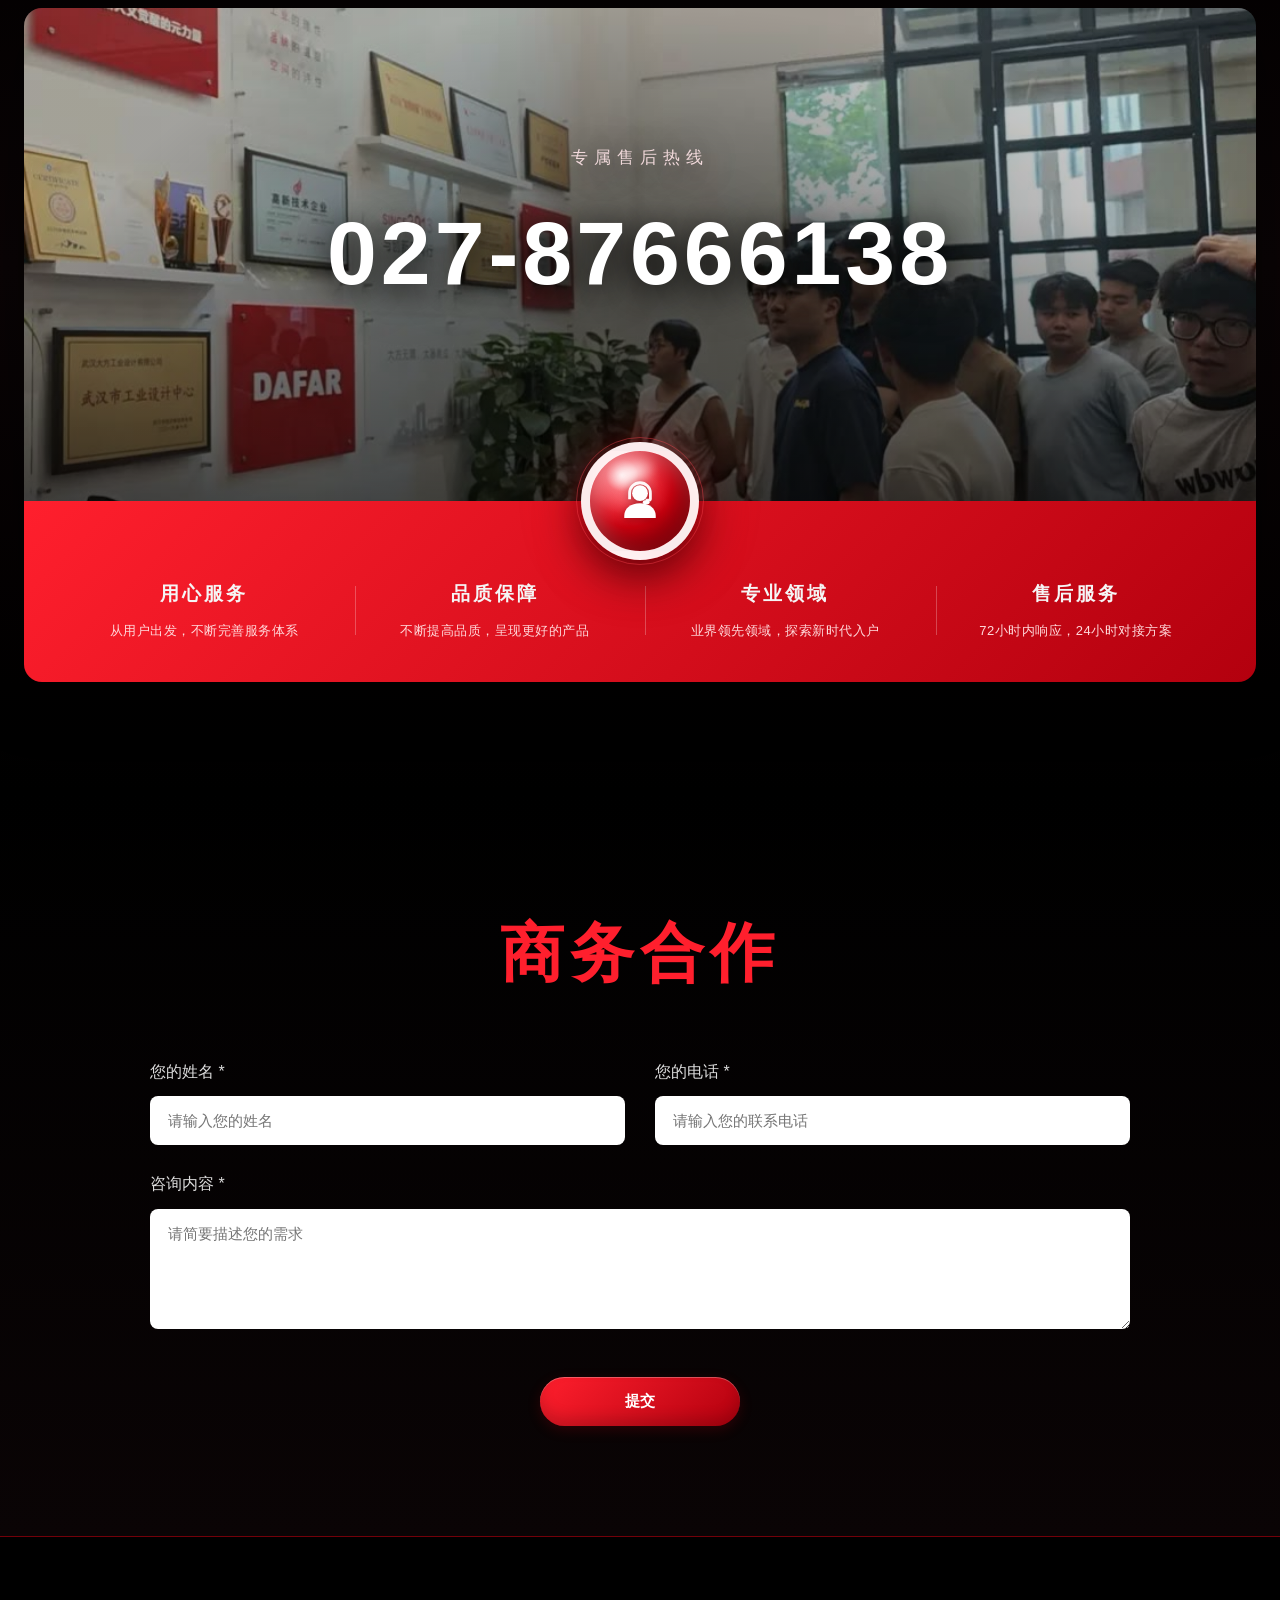
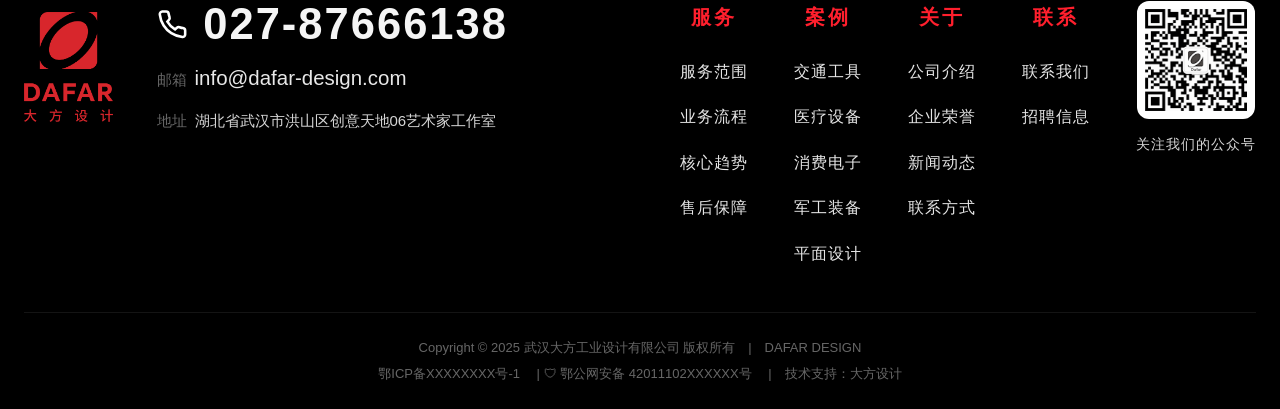
<file: services.html>
<!DOCTYPE html>
<html lang="zh-CN">
<head>
<meta charset="UTF-8">
<meta name="viewport" content="width=device-width, initial-scale=1.0">
<meta name="description" content="大方设计服务 — 工业设计、品牌设计、交互设计、动画制作。从前期调研到量产落地的一站式全流程工业设计解决方案。">
<meta name="keywords" content="大方设计,服务范围,业务流程,工业设计流程,武汉工业设计,DAFAR DESIGN">
<title>服务 — 大方设计 DAFAR DESIGN</title>
<style>
/* ============ 全局变量 & 复位（与主页一致） ============ */
:root{
  --red:#e60012;
  --red-bright:#ff1f2d;
  --red-deep:#b3000e;
  --red-glow:rgba(230,0,18,.55);
  --bg:#000000;
  --bg-soft:#0c0608;
  --bg-card:#141414;
  --bg-card-2:#1c1c1c;
  --text:#f5f5f5;
  --text-dim:#9a9a9a;
  --text-faint:#666;
  --line:rgba(255,255,255,.08);
  --radius:16px;
  --shadow:0 20px 50px rgba(0,0,0,.5);
  --ease-spring:cubic-bezier(.16,1,.3,1);
  --ease-out:cubic-bezier(.22,.61,.36,1);
  --maxw:1280px;
}
*{margin:0;padding:0;box-sizing:border-box}
html{scroll-behavior:smooth;scroll-padding-top:80px;overflow-x:clip}
body{
  font-family:"PingFang SC","Microsoft YaHei","Hiragino Sans GB","Noto Sans SC",-apple-system,sans-serif;
  background:var(--bg);color:var(--text);line-height:1.6;overflow-x:hidden;
  -webkit-font-smoothing:antialiased;
}
img{max-width:100%;display:block}
a{color:inherit;text-decoration:none}
button{font-family:inherit;cursor:pointer;border:none;background:none;color:inherit}
ul{list-style:none}
.container{max-width:var(--maxw);margin:0 auto;padding:0 24px}

/* ============ 通用标题 ============ */
.section{padding:110px 0;position:relative}
.sec-head{text-align:center;margin-bottom:64px}
.sec-head h2{
  font-size:clamp(28px,4vw,44px);font-weight:800;line-height:1.2;
  opacity:0;filter:blur(12px);letter-spacing:18px;transform:translateY(14px);
  transition:opacity 1s var(--ease-out),filter 1s var(--ease-out),
             letter-spacing 1.2s var(--ease-spring),transform 1s var(--ease-spring);
}
.sec-head.in h2{opacity:1;filter:blur(0);letter-spacing:2px;transform:none}
.sec-head h2 em{
  font-style:normal;color:transparent;
  background:linear-gradient(110deg,#b3000e 0%,#ff1f2d 30%,#ffd6d9 48%,#ff5560 52%,#ff1f2d 70%,#b3000e 100%);
  background-size:240% auto;-webkit-background-clip:text;background-clip:text;-webkit-text-fill-color:transparent;
  animation:shine 4.5s linear infinite;
}
@keyframes shine{to{background-position:-240% center}}
.sec-head p{color:var(--text-dim);font-size:clamp(15px,1.6vw,19px);margin-top:14px;letter-spacing:3px;
  opacity:0;transform:translateY(10px);transition:opacity .9s .28s var(--ease-out),transform .9s .28s var(--ease-out)}
.sec-head.in p{opacity:1;transform:none}

/* 红色按钮 */
.btn{
  display:inline-flex;align-items:center;justify-content:center;gap:8px;
  background:linear-gradient(135deg,var(--red-bright),var(--red-deep));
  color:#fff;padding:13px 38px;border-radius:40px;font-size:15px;font-weight:600;
  box-shadow:0 4px 14px rgba(230,0,18,.16),inset 0 1px 0 rgba(255,255,255,.28),inset 0 -8px 14px rgba(0,0,0,.16);
  transition:transform .35s var(--ease-spring),box-shadow .35s var(--ease-spring),filter .3s;
  position:relative;overflow:hidden;
}
.btn::after{
  content:"";position:absolute;top:0;left:-120%;width:60%;height:100%;
  background:linear-gradient(120deg,transparent,rgba(255,255,255,.45),transparent);
  transform:skewX(-20deg);transition:left .6s var(--ease-out);
}
.btn:hover{transform:translateY(-3px) scale(1.03);box-shadow:0 8px 22px rgba(230,0,18,.28),inset 0 1px 0 rgba(255,255,255,.3),inset 0 -8px 14px rgba(0,0,0,.16);filter:brightness(1.06)}
.btn:hover::after{left:130%}
.btn-ghost{background:transparent;border:1px solid var(--red);box-shadow:none}
.btn-ghost:hover{box-shadow:none}

/* ============ 导航（与主页一致 + 下拉子菜单） ============ */
/* 跨文档 View Transitions：首页↔服务页切换时导航栏独立成组保持稳定，
   正文平滑交叉淡入，消除整页重载的闪跳（不支持的浏览器自动回退为普通跳转） */
@view-transition{navigation:auto}
.nav{
  view-transition-name:site-nav;
  position:fixed;top:0;left:0;width:100%;z-index:1000;
  display:flex;align-items:center;justify-content:space-between;
  padding:18px 40px;transition:background .4s,backdrop-filter .4s,padding .4s,box-shadow .4s;
}
.nav.scrolled{
  background:rgba(8,4,5,.85);backdrop-filter:blur(14px) saturate(1.5);-webkit-backdrop-filter:blur(14px) saturate(1.5);
  padding:12px 40px;
  box-shadow:0 4px 30px rgba(0,0,0,.6);border-bottom:1px solid var(--line);
}
.logo{display:flex;align-items:center;gap:10px}
.logo img{height:46px;width:auto;display:block;transition:height .4s,filter .4s;filter:drop-shadow(0 2px 8px rgba(0,0,0,.5))}
.nav.scrolled .logo img{height:40px}
.nav-menu{display:flex;gap:36px}
.nav-menu li{position:relative}
.nav-menu>li>a{font-size:16px;font-weight:500;position:relative;padding:6px 0;color:#e8e8e8;transition:color .3s;display:inline-block}
.nav-menu>li>a::after{
  content:"";position:absolute;left:0;bottom:0;width:0;height:2px;
  background:var(--red-bright);transition:width .35s var(--ease-out);
}
.nav-menu>li>a:hover,.nav-menu>li>a.active{color:var(--red-bright)}
.nav-menu>li>a:hover::after,.nav-menu>li>a.active::after{width:100%}
/* 下拉子菜单 */
.dropdown{
  position:absolute;top:100%;left:50%;transform:translateX(-50%) translateY(10px);
  min-width:148px;padding:10px 0;border-radius:12px;
  background:rgba(12,6,7,.94);backdrop-filter:blur(16px) saturate(1.4);-webkit-backdrop-filter:blur(16px) saturate(1.4);
  border:1px solid rgba(230,0,18,.28);box-shadow:0 18px 44px rgba(0,0,0,.6);
  opacity:0;visibility:hidden;transition:opacity .3s var(--ease-out),transform .3s var(--ease-spring),visibility .3s;
}
.nav-menu li:hover .dropdown{opacity:1;visibility:visible;transform:translateX(-50%) translateY(4px)}
.dropdown::before{ /* 悬停缓冲区，防止鼠标滑过缝隙时闪没 */
  content:"";position:absolute;left:0;right:0;top:-12px;height:12px}
.dropdown a{
  display:block;padding:9px 24px;font-size:14px;color:#ddd;text-align:center;white-space:nowrap;
  letter-spacing:1px;transition:color .25s,background .25s,padding-left .25s;
}
.dropdown a:hover{color:var(--red-bright);background:rgba(230,0,18,.1)}
.nav-cta{padding:10px 30px;font-size:14px}
.nav-toggle{display:none;flex-direction:column;gap:5px;padding:8px}
.nav-toggle span{width:26px;height:2px;background:#fff;transition:.3s}

/* ============ 服务页 Banner ============ */
.sub-hero{
  position:relative;min-height:100vh;display:flex;align-items:center;justify-content:center;
  overflow:hidden;background:linear-gradient(160deg,#1a0508 0%,#0c0203 55%,#000 100%);
}
.sub-hero-bg{position:absolute;inset:0;overflow:hidden}
.sub-hero-bg img{width:100%;height:100%;object-fit:cover;object-position:50% 50%;
  filter:brightness(.9) saturate(1.1);
  transform:scale(1.06);animation:subDrift 30s ease-in-out infinite alternate}
@keyframes subDrift{from{transform:scale(1.06) translate(0,0)}to{transform:scale(1.12) translate(-1.2%,1%)}}
/* 暗角罩：保留原图红黑氛围，仅压暗四周与底部保证文字可读、与下一段落衔接 */
.sub-hero-tint{position:absolute;inset:0;pointer-events:none;
  background:
    radial-gradient(ellipse at 50% 42%,transparent 40%,rgba(0,0,0,.45) 100%),
    linear-gradient(180deg,rgba(0,0,0,.5) 0%,transparent 26%,transparent 62%,rgba(0,0,0,.9) 100%)}
/* 底部电路装饰线（已随新版首图移除元素，样式保留备用） */
.sub-hero-circuit{position:absolute;left:0;right:0;bottom:0;height:150px;pointer-events:none;opacity:.5;
  background:
    linear-gradient(90deg,transparent 0 12%,rgba(255,60,72,.35) 12% calc(12% + 1px),transparent calc(12% + 1px) 30%,rgba(255,60,72,.22) 30% calc(30% + 1px),transparent calc(30% + 1px) 68%,rgba(255,60,72,.3) 68% calc(68% + 1px),transparent calc(68% + 1px) 88%,rgba(255,60,72,.2) 88% calc(88% + 1px),transparent calc(88% + 1px));
  -webkit-mask:linear-gradient(to top,#000,transparent);mask:linear-gradient(to top,#000,transparent)}
/* 浅粉新首图上的暗角罩改为轻压：顶部轻纱保导航可读，底部渐黑衔接下段 */
.sub-hero-inner{position:relative;z-index:2;text-align:center;padding:120px 24px 80px}
/* 大标题与首页开屏 slogan 同一字体气质：细体 200 + 红白流光渐变整行填充 */
.sub-hero-inner h1{
  font-size:clamp(36px,5.8vw,74px);font-weight:200;letter-spacing:4px;line-height:1.25;
  background:linear-gradient(92deg,#f23945 0%,#ff949c 16%,#ffd9db 34%,#ffffff 50%,#ffd9db 66%,#ff8d95 84%,#e82935 100%);
  -webkit-background-clip:text;background-clip:text;-webkit-text-fill-color:transparent;color:transparent;
  opacity:0;filter:blur(14px);transform:translateY(24px);
  animation:heroTitleIn 1.1s .15s var(--ease-out) forwards;
}
@keyframes heroTitleIn{from{letter-spacing:16px}to{opacity:1;filter:blur(0);transform:none;letter-spacing:4px}}
.sub-hero-inner h1 em{font-style:normal}
.sub-hero-inner p{
  margin-top:22px;font-size:clamp(14px,1.7vw,19px);color:#f5eaeb;letter-spacing:3px;
  text-shadow:0 2px 12px rgba(0,0,0,.5);
  opacity:0;transform:translateY(18px);animation:subIn .9s .5s var(--ease-out) forwards;
}
.sub-hero-inner .act{margin-top:44px;opacity:0;transform:translateY(18px);animation:subIn .9s .75s var(--ease-out) forwards}
@keyframes subIn{to{opacity:1;filter:blur(0);transform:none}}
/* 面包屑 */
.breadcrumb{
  position:absolute;left:0;right:0;bottom:26px;z-index:3;
  max-width:var(--maxw);margin:0 auto;padding:0 24px;
  font-size:14px;color:var(--text-dim);letter-spacing:2px;
  opacity:0;animation:subIn .8s 1s var(--ease-out) forwards;
}
.breadcrumb a{transition:color .3s}
.breadcrumb a:hover{color:var(--red-bright)}
.breadcrumb span{margin:0 10px;color:var(--red-bright)}

/* ============ 数据概览（精准沟通 匠心设计） ============ */
.strength{background:linear-gradient(180deg,#000,#0a0405,#000)}
.stats{display:grid;grid-template-columns:repeat(5,1fr);gap:20px;text-align:center}
.stat .num{font-size:clamp(34px,4.5vw,56px);font-weight:900;color:var(--red-bright);line-height:1;
  text-align:center;font-variant-numeric:tabular-nums lining-nums}
/* 数字和单位作为一个整体居中，整块字形中线与下方标签同轴 */
.stat .num small{font-size:.42em;margin-left:4px;font-weight:700}
.stat .lbl{color:var(--text-dim);font-size:15px;margin-top:12px;letter-spacing:2px}

/* 咨询热线横幅：直接使用成品卡片图（assets/hot-banner.png），整卡可点击 */
.hot-banner{
  margin-top:76px;position:relative;overflow:hidden;border-radius:24px;cursor:pointer;
  box-shadow:0 26px 64px rgba(230,0,18,.14),0 4px 14px rgba(0,0,0,.35);
  transition:transform .5s var(--ease-spring),box-shadow .5s;
}
.hot-banner:hover{transform:translateY(-6px);box-shadow:0 34px 76px rgba(230,0,18,.22),0 6px 18px rgba(0,0,0,.4)}
.hot-banner img{display:block;width:100%;height:auto}

/* ============ 服务范围 大卡（1-4 编号） ============ */
/* 排版：第一张通栏大卡，后三张一排；动效不变 */
.scope-grid{display:grid;grid-template-columns:repeat(3,1fr);gap:30px}
.scope-card{
  display:flex;flex-direction:column;
  border-radius:16px;overflow:hidden;background:#101010;cursor:pointer;position:relative;
  transition:transform .5s var(--ease-spring),box-shadow .5s;
  border:1px solid var(--line);
}
.scope-card:hover{transform:translateY(-10px);box-shadow:0 30px 64px rgba(230,0,18,.22)}
.scope-img{aspect-ratio:16/8.6;overflow:hidden;position:relative}
.scope-img .ph{
  width:100%;height:100%;display:flex;align-items:center;justify-content:center;
  color:#8a8a8a;font-size:13px;text-align:center;transition:transform .7s var(--ease-out);
}
.scope-card:hover .scope-img .ph{transform:scale(1.07)}
.scope-img img{width:100%;height:100%;object-fit:cover;object-position:50% 50%;display:block;
  transition:transform .7s var(--ease-out)}
.scope-card:hover .scope-img img{transform:scale(1.07)}
.scope-img::after{content:"";position:absolute;inset:0;pointer-events:none;z-index:2;
  background:linear-gradient(to top,rgba(0,0,0,.5),transparent 60%)}
/* 四张卡各配一款主题渐变底（未替换实拍图前也有质感） */
.scope-card:nth-child(1) .ph{background:linear-gradient(135deg,#1a2340,#0d1020 55%,#251015)}
.scope-card:nth-child(2) .ph{background:linear-gradient(135deg,#3a1218,#150608 55%,#2a0e28)}
.scope-card:nth-child(3) .ph{background:linear-gradient(135deg,#102a3a,#081018 55%,#251530)}
.scope-card:nth-child(4) .ph{background:linear-gradient(135deg,#141d3d,#0a0c1c 55%,#101f38)}
/* 红色信息区（对照设计稿）：超大编号+竖线+标题一行，小字标签横排在条带底部 */
.scope-bar{
  background:#161616;border-top:1px solid rgba(255,255,255,.06);
  padding:0 30px 18px;
  position:relative;z-index:2; /* 压过上方图片块，保证大数字探出的上半截可见 */
  isolation:isolate;
}
/* 默认深灰，仅悬停的卡片红色层淡入 */
/* 红色层向上多盖 1px，压住 border-top 那一行，否则悬停时红条上方会露出一条深灰线 */
.scope-bar::before{content:"";position:absolute;inset:-1px 0 0 0;z-index:-1;opacity:0;transition:opacity .45s var(--ease-out);
  background:linear-gradient(135deg,var(--red-bright),var(--red-deep))}
.scope-card:hover .scope-bar::before{opacity:1}
.scope-tags{transition:color .4s}
.scope-card:not(:hover) .scope-tags{color:#a9a9a9}
.scope-head{display:flex;align-items:center;gap:26px}
.scope-bar .no{
  font-size:clamp(72px,8vw,116px);font-weight:900;line-height:.82;color:#fff;
  text-shadow:0 4px 14px rgba(120,0,8,.5);font-variant-numeric:tabular-nums;
  margin-top:-44px; /* 大数字向上探出红区、压在图片上，呼应设计稿 */
  flex:0 0 auto;
}
.scope-head h3{
  font-size:clamp(22px,2.4vw,30px);font-weight:800;letter-spacing:4px;color:#fff;
  padding-left:26px;border-left:2px solid rgba(255,255,255,.55);line-height:1.3;
}
.scope-tags{color:#ffe3e5;font-size:13px;letter-spacing:1px;line-height:1.8;margin-top:10px;white-space:nowrap;overflow:hidden;text-overflow:ellipsis}
/* 通栏大卡：画面拉宽，编号和标题放大一档 */
.scope-card:first-child{grid-column:1/-1}
.scope-card:first-child .scope-img{aspect-ratio:1600/490}
/* 新图本身是 16:4.9 的宽幅，直接满铺 */
.scope-card:first-child .scope-bar{padding:0 44px 22px}
.scope-card:first-child .scope-bar .no{font-size:clamp(84px,9vw,132px);margin-top:-52px}
.scope-card:first-child .scope-head h3{font-size:clamp(26px,2.8vw,36px)}
.scope-card:first-child .scope-tags{font-size:14px}
/* 下排三张小卡：画面偏方，编号收一档，标签允许折行，信息区撑满让三张底边齐平 */
.scope-card:not(:first-child) .scope-img{aspect-ratio:16/10.5}
.scope-card:not(:first-child) .scope-bar{flex:1;padding:0 24px 18px}
.scope-card:not(:first-child) .scope-head{gap:18px}
.scope-card:not(:first-child) .scope-bar .no{font-size:clamp(60px,6.4vw,92px);margin-top:-36px}
.scope-card:not(:first-child) .scope-head h3{font-size:clamp(19px,1.9vw,25px);letter-spacing:3px;padding-left:18px}
.scope-card:not(:first-child) .scope-tags{font-size:12px;white-space:normal;line-height:1.7}

/* ============ 业务流程（波浪连线 6 节点） ============ */
.flow-wrap{position:relative;padding:30px 0 10px}
.flow-line{position:absolute;left:0;right:0;top:50%;transform:translateY(-50%);width:100%;height:auto;pointer-events:none}
.flow-line .base{stroke:rgba(230,0,18,.35);stroke-width:2;fill:none}
.flow-line .glow{stroke:#ff5560;stroke-width:2.5;fill:none;stroke-linecap:round;
  stroke-dasharray:40 1160;filter:drop-shadow(0 0 6px rgba(255,80,90,.9));
  animation:flowRun 5s linear infinite}
@keyframes flowRun{to{stroke-dashoffset:-1200}}
.flow-line .dot{fill:#ff4a55;filter:drop-shadow(0 0 5px rgba(255,70,80,.8))}
.flow-grid{position:relative;display:grid;grid-template-columns:repeat(6,1fr);gap:18px;z-index:2}
.flow-step{display:flex;flex-direction:column;align-items:center;text-align:center}
.flow-step:nth-child(even){margin-top:170px}   /* 上下错落，贴合波浪线 */
.flow-card{
  width:100%;max-width:168px;border-radius:14px;padding:24px 14px 20px;
  background:linear-gradient(160deg,#fff,#ffecec);color:#222;
  box-shadow:0 14px 34px rgba(0,0,0,.45);
  display:flex;flex-direction:column;align-items:center;gap:12px;
  transition:transform .45s var(--ease-spring),box-shadow .45s;
}
.flow-step:hover .flow-card{transform:translateY(-8px);box-shadow:0 24px 50px rgba(230,0,18,.3)}
.flow-icon{
  width:56px;height:56px;border-radius:50%;display:flex;align-items:center;justify-content:center;
  background:
    radial-gradient(circle at 34% 27%,rgba(255,255,255,.9),transparent 40%),
    linear-gradient(135deg,#ff5560,#b3000e);
  box-shadow:0 8px 18px rgba(230,0,18,.35),inset 0 -4px 8px rgba(110,0,7,.5);
}
.flow-icon svg{width:26px;height:26px;color:#fff}
.flow-card b{font-size:15px;font-weight:800;color:#1c1c1c;letter-spacing:1px;line-height:1.5}
.flow-card span{font-size:12px;color:#96040f;letter-spacing:1px}

/* ============ 核心趋势（与主页业务趋势同款） ============ */
.trends-grid{display:grid;grid-template-columns:repeat(4,1fr);gap:22px;align-items:start}
.trend-card{
  border-radius:14px;overflow:hidden;position:relative;min-height:330px;
  display:flex;flex-direction:column;justify-content:flex-end;padding:26px;
  background:#161616;transition:margin .5s var(--ease-spring),box-shadow .45s,filter .45s;
}
.trend-card:nth-child(2),.trend-card:nth-child(4){margin-top:56px}
.trend-card:hover{margin-top:0;box-shadow:0 30px 60px rgba(0,0,0,.6);filter:brightness(1.12)}
.trend-card:nth-child(1):hover,.trend-card:nth-child(3):hover{margin-top:-10px}
.trend-card .bg{position:absolute;inset:0;opacity:.5}
.trend-card .bg .ph{width:100%;height:100%;background:linear-gradient(135deg,#333,#111)}
.trend-card .bg img{width:100%;height:100%;object-fit:cover;display:block}
/* 竖向卡片只能显示横图的一段：按每张图的主体位置取景，避免只剩虚化背景 */
.trend-card:nth-child(2) .bg img{object-position:8% 50%}
.trend-card:nth-child(4) .bg img{object-position:35% 100%}
.trend-card::after{content:"";position:absolute;inset:0;background:linear-gradient(to top,rgba(0,0,0,.92),rgba(0,0,0,.2))}
.trend-card .ct{position:relative;z-index:2}
.trend-card h4{font-size:20px;font-weight:800;margin-bottom:12px;position:relative;padding-top:14px}
.trend-card h4::before{content:"";position:absolute;top:0;left:0;width:34px;height:2px;background:var(--red)}
.trend-card p{font-size:13px;color:#c4c4c4;line-height:1.8}

/* ============ 售后服务 ============ */
.as-stage{position:relative;border-radius:18px;box-shadow:var(--shadow)}   /* 不裁切，徽标像印泥盖在整卡最上层 */
.as-visual{position:relative;aspect-ratio:16/6.4;min-height:280px;overflow:hidden;border-radius:18px 18px 0 0}
.as-visual img{width:100%;height:100%;object-fit:cover;object-position:50% 35%;display:block}
.as-visual .ph{
  width:100%;height:100%;display:flex;align-items:center;justify-content:center;
  background:
    radial-gradient(ellipse at 74% 30%,rgba(230,0,18,.16),transparent 55%),
    linear-gradient(135deg,#2c2c2e,#161617 60%,#1e1214);
  color:#777;font-size:13px;
}
.as-visual::after{content:"";position:absolute;inset:0;background:radial-gradient(ellipse 60% 70% at 50% 52%,rgba(0,0,0,.5),rgba(0,0,0,.12) 75%),linear-gradient(to top,rgba(0,0,0,.6),rgba(0,0,0,.08) 60%)}
.as-phone{
  position:absolute;left:50%;top:46%;transform:translate(-50%,-50%);z-index:2;width:100%;text-align:center;
  font-size:clamp(44px,7vw,92px);font-weight:900;letter-spacing:4px;color:#fff;
  text-shadow:0 6px 30px rgba(0,0,0,.75),0 0 60px rgba(0,0,0,.4);
  font-variant-numeric:tabular-nums lining-nums;
}
.as-phone small{display:block;font-size:clamp(13px,1.4vw,17px);font-weight:500;letter-spacing:6px;color:#f0d8da;margin-bottom:10px}
/* 中央客服徽标：印泥式 —— 锚在红条顶边（图片与红条交界），半压照片半压红条，3D 液态玻璃质感 */
.as-badge{
  position:absolute;left:50%;top:0;transform:translate(-50%,-50%);z-index:10;
  width:118px;height:118px;border-radius:50%;display:flex;align-items:center;justify-content:center;
  /* 红色玻璃球体：顶部高光 + 深部折射暗面 */
  background:
    radial-gradient(circle at 32% 24%,rgba(255,255,255,.92),rgba(255,150,156,.38) 16%,transparent 38%),
    radial-gradient(circle at 40% 34%,#ff6b74,#e60012 48%,#a70310 82%,#73000a 100%);
  border:9px solid rgba(255,255,255,.92);
  box-shadow:
    0 18px 44px rgba(0,0,0,.55),0 6px 16px rgba(230,0,18,.45),0 0 60px rgba(230,0,18,.35),
    inset -12px -16px 30px rgba(110,0,7,.75),
    inset 8px 10px 22px rgba(255,190,195,.55);
  animation:asPulse 3s ease-in-out infinite;
}
/* 顶部弧形镜面反光：液态玻璃的“水光” */
.as-badge::before{
  content:"";position:absolute;top:7%;left:16%;width:52%;height:30%;border-radius:50%;
  background:radial-gradient(ellipse at center,rgba(255,255,255,.85),transparent 70%);
  filter:blur(3px);transform:rotate(-18deg);pointer-events:none;
}
/* 白环外圈细红晕：印泥压出的边缘 */
.as-badge::after{
  content:"";position:absolute;inset:-14px;border-radius:50%;pointer-events:none;
  border:1.5px solid rgba(255,70,80,.4);
  animation:sealPing 3s ease-out infinite;
}
@keyframes sealPing{0%,55%{transform:scale(.94);opacity:0}70%{opacity:.8}100%{transform:scale(1.18);opacity:0}}
@keyframes asPulse{0%,100%{box-shadow:0 18px 44px rgba(0,0,0,.55),0 6px 16px rgba(230,0,18,.45),0 0 34px rgba(230,0,18,.25),inset -12px -16px 30px rgba(110,0,7,.75),inset 8px 10px 22px rgba(255,190,195,.55)}
  50%{box-shadow:0 18px 44px rgba(0,0,0,.55),0 6px 16px rgba(230,0,18,.5),0 0 74px rgba(230,0,18,.6),inset -12px -16px 30px rgba(110,0,7,.75),inset 8px 10px 22px rgba(255,190,195,.55)}}
.as-badge svg{width:54px;height:54px;color:#fff;position:relative;z-index:2;
  filter:drop-shadow(0 2px 5px rgba(110,0,8,.55))}
.as-bar{
  position:relative;background:linear-gradient(135deg,var(--red-bright),var(--red-deep));
  border-radius:0 0 18px 18px;
  display:grid;grid-template-columns:repeat(4,1fr);gap:10px;padding:78px 40px 40px;
}
.as-item{text-align:center;padding:0 14px;position:relative}
.as-item+.as-item::before{content:"";position:absolute;left:0;top:12%;bottom:12%;width:1px;background:rgba(255,255,255,.25)}
.as-item b{display:block;font-size:19px;font-weight:800;letter-spacing:3px;margin-bottom:10px}
.as-item p{font-size:13px;color:#ffd9db;line-height:1.8;letter-spacing:.5px}

/* ============ 商务合作表单（与主页一致） ============ */
.contact{background:linear-gradient(180deg,#000,#0a0405)}
.contact h2{text-align:center;font-size:clamp(36px,6vw,64px);font-weight:900;color:var(--red-bright);
  letter-spacing:6px;margin-bottom:54px;animation:titleGlow 3.2s ease-in-out infinite}
@keyframes titleGlow{0%,100%{text-shadow:0 0 28px rgba(230,0,18,.35)}50%{text-shadow:0 0 60px rgba(230,0,18,.85),0 0 110px rgba(230,0,18,.45)}}
.form{max-width:980px;margin:0 auto}
.form-row{display:grid;grid-template-columns:1fr 1fr;gap:30px;margin-bottom:26px}
.field label{display:block;font-size:16px;margin-bottom:12px;color:#ddd}
.field input,.field textarea{
  width:100%;background:#fff;border:none;border-radius:8px;padding:16px 18px;
  font-size:15px;color:#222;font-family:inherit;transition:box-shadow .3s,transform .3s;
}
.field textarea{min-height:120px;resize:vertical}
.field input:focus,.field textarea:focus{outline:none;box-shadow:0 0 0 3px rgba(230,0,18,.4)}
.form .submit{display:block;margin:40px auto 0;min-width:200px;padding:15px}

/* ============ 页脚（与主页一致） ============ */
.footer{border-top:1px solid rgba(230,0,18,.5);background:#000;padding:64px 0 0}
.footer-top{display:grid;grid-template-columns:1fr auto auto auto auto auto;gap:48px clamp(32px,3.6vw,58px);align-items:start;padding-bottom:46px}
.f-brand{display:flex;align-items:center;gap:44px}
.f-brand .f-logo{height:110px;width:auto;flex-shrink:0;filter:drop-shadow(0 4px 12px rgba(0,0,0,.5))}
.f-info{display:flex;flex-direction:column;gap:14px;min-width:0}
.f-brand .phone{display:flex;align-items:center;gap:16px;font-size:clamp(34px,3.4vw,48px);font-weight:800;letter-spacing:2px;white-space:nowrap;line-height:1.1;font-variant-numeric:tabular-nums lining-nums}
.f-brand .phone svg{width:clamp(28px,2.4vw,36px);height:auto;color:#fff;flex-shrink:0}
.f-brand .line{font-size:15px;color:#d6d6d6;margin-top:0}
.f-brand .line.mail{font-size:clamp(18px,1.6vw,23px);font-weight:300;color:#e8e8e8}
.f-brand .line b{color:var(--text-faint);font-weight:400;font-size:15px;margin-right:8px}
.f-col{text-align:center}
.f-col h5{color:var(--red-bright);font-size:20px;font-weight:700;letter-spacing:3px;margin-bottom:26px}
.f-col a{display:block;color:#e6e6e6;font-size:16px;margin-bottom:20px;white-space:nowrap;letter-spacing:1px;
  transition:color .3s,transform .3s,opacity .3s}
.f-col a:last-child{margin-bottom:0}
.f-col:hover a:not(:hover){opacity:.45}
.f-col a:hover{color:var(--red-bright);transform:translateY(-2px)}
.f-qr{text-align:center}
.f-qr .qr{width:118px;height:118px;margin:0 auto 14px;border-radius:12px;background:#fff;padding:8px}
.f-qr .qr img{display:block;width:100%;height:100%;object-fit:contain}
.f-qr p{font-size:14px;color:#d6d6d6;letter-spacing:1px}
.copyright{
  border-top:1px solid var(--line);padding:22px 0;text-align:center;
  font-size:13px;color:var(--text-faint);line-height:2;
}
.copyright a{color:var(--text-faint);transition:color .3s}
.copyright a:hover{color:var(--red-bright)}

/* ============ 弹窗 Modal（与主页一致） ============ */
.modal{
  position:fixed;inset:0;z-index:2000;display:flex;align-items:center;justify-content:center;
  background:rgba(0,0,0,.8);backdrop-filter:blur(10px) saturate(1.2);-webkit-backdrop-filter:blur(10px) saturate(1.2);
  opacity:0;visibility:hidden;transition:opacity .4s,visibility .4s;padding:20px;
}
.modal.open{opacity:1;visibility:visible}
.modal-card{
  background:linear-gradient(160deg,#1c1416,#0c0708);border:1px solid rgba(230,0,18,.4);
  border-radius:18px;max-width:640px;width:100%;padding:0;overflow:hidden;position:relative;
  transform:translateY(40px) scale(.92);transition:transform .5s var(--ease-spring);
  box-shadow:0 40px 90px rgba(0,0,0,.7);
}
.modal.open .modal-card{transform:none}
.modal-img{aspect-ratio:16/9;overflow:hidden}
.modal-img .ph{width:100%;height:100%;display:flex;align-items:center;justify-content:center;
  background:linear-gradient(135deg,#2a2a2a,#141414);color:#777;font-size:13px}
.modal-body{padding:32px 36px 36px}
.modal-body h3{font-size:26px;font-weight:800;color:var(--red-bright);margin-bottom:14px}
.modal-body p{color:#bdbdbd;font-size:15px;line-height:1.9}
.modal-close{position:absolute;top:18px;right:18px;width:38px;height:38px;border-radius:50%;
  background:var(--red);font-size:0;line-height:0;display:flex;align-items:center;justify-content:center;
  transform-origin:50% 50%;transition:transform .3s;z-index:3}
.modal-close::before,.modal-close::after{
  content:"";position:absolute;left:50%;top:50%;width:16px;height:2px;border-radius:2px;
  background:#fff;transform-origin:50% 50%;margin:-1px 0 0 -8px;
}
.modal-close::before{transform:rotate(45deg)}
.modal-close::after{transform:rotate(-45deg)}
.modal-close:hover{transform:rotate(90deg)}

/* ============ 滚动揭示动画（与主页一致） ============ */
.reveal{opacity:0;transform:translateY(48px);transition:opacity .9s var(--ease-out),transform .9s var(--ease-spring)}
.reveal.in{opacity:1;transform:none}
.reveal.d1{transition-delay:.08s}
.reveal.d2{transition-delay:.16s}
.reveal.d3{transition-delay:.24s}
.reveal.d4{transition-delay:.32s}
.reveal.d5{transition-delay:.4s}
.reveal-l{opacity:0;transform:translateX(-50px);transition:opacity .9s var(--ease-out),transform .9s var(--ease-spring)}
.reveal-l.in{opacity:1;transform:none}
.reveal-r{opacity:0;transform:translateX(50px);transition:opacity .9s var(--ease-out),transform .9s var(--ease-spring)}
.reveal-r.in{opacity:1;transform:none}
.reveal-sc{opacity:0;transform:scale(.86);transition:opacity .8s var(--ease-out),transform .8s var(--ease-spring)}
.reveal-sc.in{opacity:1;transform:none}
.anim-paused *,.anim-paused *::before,.anim-paused *::after{animation-play-state:paused!important}

/* ============ V3 质感层（与主页一致） ============ */
::selection{background:rgba(230,0,18,.85);color:#fff}
:where(a,button,input,textarea):focus-visible{outline:2px solid rgba(255,80,90,.75);outline-offset:3px}
/* 系统滚动条收起：右侧只保留一条品牌线（下方 .sb-rail），避免两条红线并排 */
html{-ms-overflow-style:none;scrollbar-width:none}
::-webkit-scrollbar{width:0;height:0}
::-webkit-scrollbar-track,::-webkit-scrollbar-thumb{background:transparent}
.grain{position:fixed;inset:0;z-index:3000;pointer-events:none;opacity:.045;mix-blend-mode:overlay;
  background-image:url("data:image/svg+xml,%3Csvg xmlns='http://www.w3.org/2000/svg' width='280' height='280'%3E%3Cfilter id='n'%3E%3CfeTurbulence type='fractalNoise' baseFrequency='.8' numOctaves='2' stitchTiles='stitch'/%3E%3CfeColorMatrix type='saturate' values='0'/%3E%3C/filter%3E%3Crect width='100%25' height='100%25' filter='url(%23n)'/%3E%3C/svg%3E");
  background-size:280px 280px}

/* ============ 响应式 ============ */
@media(max-width:1100px){
  .stats{grid-template-columns:repeat(3,1fr);gap:30px 20px}
  .trends-grid{grid-template-columns:repeat(2,1fr)}
  .trend-card:nth-child(2),.trend-card:nth-child(4){margin-top:0}
  .flow-grid{grid-template-columns:repeat(3,1fr);gap:40px 18px}
  .flow-step:nth-child(even){margin-top:0}
  .flow-line{display:none}
  .footer-top{grid-template-columns:1fr 1fr 1fr}
  .f-qr{grid-column:span 3}
}
@media(max-width:820px){
  .nav{padding:14px 20px}
  .nav.scrolled{padding:10px 20px}
  .nav-toggle{display:flex}
  .nav-menu{
    position:fixed;top:0;right:0;width:74%;max-width:320px;height:100vh;transform:translateX(105%);visibility:hidden;
    flex-direction:column;gap:0;background:rgba(10,5,6,.97);backdrop-filter:blur(16px);
    padding:90px 30px;transition:transform .45s var(--ease-out);box-shadow:-10px 0 40px rgba(0,0,0,.5);
  }
  .nav-menu.open{transform:none;visibility:visible}
  .nav-menu>li>a{font-size:18px;padding:16px 0;border-bottom:1px solid var(--line);display:block}
  .dropdown{display:none}   /* 小屏收起下拉，点主项直达页面 */
  .nav-cta{display:none}
  .nav-toggle.active span:nth-child(1){transform:translateY(7px) rotate(45deg)}
  .nav-toggle.active span:nth-child(2){opacity:0}
  .nav-toggle.active span:nth-child(3){transform:translateY(-7px) rotate(-45deg)}
  .sub-hero{min-height:100svh}
  .scope-grid{grid-template-columns:1fr}
  .scope-card:first-child .scope-img,.scope-card:not(:first-child) .scope-img{aspect-ratio:16/8.6}
  .scope-card:first-child .scope-bar{padding:0 30px 18px}
  .scope-card:first-child .scope-tags{white-space:normal}
  .hot-banner{border-radius:14px;margin-top:48px}
  .as-visual{aspect-ratio:auto;min-height:240px}
  .as-badge{width:84px;height:84px;border-width:7px}
  .as-badge svg{width:40px;height:40px}
  .as-bar{grid-template-columns:repeat(2,1fr);gap:26px 10px;padding:48px 20px 32px}
  .as-item:nth-child(3)::before{display:none}
  .section{padding:70px 0}
}
@media(max-width:560px){
  .trends-grid{grid-template-columns:1fr}
  .stats{grid-template-columns:repeat(2,1fr)}
  .stats .stat:last-child{grid-column:span 2}
  .flow-grid{grid-template-columns:1fr;gap:26px}
  .flow-card{max-width:260px}
  .form-row{grid-template-columns:1fr}
  .footer-top{grid-template-columns:1fr 1fr}
  .f-brand{flex-direction:column;align-items:center;text-align:center;gap:18px;grid-column:span 2}
  .f-info{align-items:center}
  .f-qr{grid-column:span 2}
  .f-brand .phone{font-size:24px}
  .as-bar{grid-template-columns:1fr}
  .as-item+.as-item::before{display:none}
}
@media(prefers-reduced-motion:reduce){
  *{animation:none!important;transition-duration:.01ms!important}
}

/* ---------- 右侧滚动进度（品牌红线） ---------- */
/* ---------- 右侧品牌滚动线 ----------
   3px 贴边红线随阅读进度生长，前端一颗呼吸的光头；滚动时光头亮起并拖出尾迹，
   滚到底整条转亮。右侧 10px 范围可直接拖动定位，替代被收起的系统滚动条。 */
.sb-rail{position:fixed;top:0;right:0;width:10px;height:100vh;z-index:1200;
  cursor:grab;touch-action:none}
.sb-rail.drag{cursor:grabbing}
.sb-rail s,.sb-rail i,.sb-rail b{position:absolute;right:0;top:0;pointer-events:none;text-decoration:none;display:block}
.sb-rail s{width:3px;height:100%;background:rgba(230,0,18,.07)}
.sb-rail i{width:3px;height:100%;transform-origin:top center;transform:scaleY(var(--p,0));
  background:linear-gradient(180deg,rgba(230,0,18,.42),rgba(255,45,58,.9));
  box-shadow:0 0 10px rgba(230,0,18,.45);
  transition:box-shadow .45s var(--ease-out),filter .45s var(--ease-out)}
.sb-rail b{width:3px;height:22px;border-radius:3px;opacity:.9;
  background:linear-gradient(180deg,rgba(255,80,90,0),#ff3b45 42%,#ffe3e5);
  transform:translateY(calc(var(--y,22px) - 22px));
  filter:drop-shadow(0 0 6px rgba(255,40,60,.85));
  animation:sbBreath 2.6s ease-in-out infinite}
@keyframes sbBreath{50%{opacity:.5}}
.sb-rail.moving b{animation:none;opacity:1}
.sb-rail.moving i{box-shadow:0 0 16px rgba(255,40,60,.8);filter:brightness(1.18)}
.sb-rail.moving b::before{content:"";position:absolute;left:0;bottom:100%;width:100%;height:74px;
  background:linear-gradient(0deg,rgba(255,59,69,.5),transparent);border-radius:2px}
.sb-rail.at-end i{background:linear-gradient(180deg,rgba(230,0,18,.5),#ff6b73);
  box-shadow:0 0 18px rgba(255,60,70,.9)}
.sb-rail.at-end b{background:linear-gradient(180deg,rgba(255,120,130,0),#ff8a90 42%,#fff);
  filter:drop-shadow(0 0 10px rgba(255,80,90,1));opacity:1}
@media(prefers-reduced-motion:reduce){.sb-rail b{animation:none}.sb-rail i{transition:none}}
</style>
</head>
<body>

<!-- 全站胶片颗粒 -->
<div class="grain" aria-hidden="true"></div>

<!-- ============ 导航 ============ -->
<nav class="nav" id="nav">
  <a class="logo" href="index.html">
    <img src="assets/logo-h.png" alt="大方设计 DAFAR DESIGN">
  </a>
  <ul class="nav-menu" id="navMenu">
    <li><a href="index.html">首页</a></li>
    <li>
      <a href="#top" class="active">服务</a>
      <div class="dropdown">
        <a href="#scope">服务范围</a>
        <a href="#flow">业务流程</a>
        <a href="#trends">核心趋势</a>
        <a href="#aftersale">售后服务</a>
      </div>
    </li>
    <li>
      <a href="cases.html">案例</a>
      <div class="dropdown">
        <a href="case-list.html?cat=transport">交通工具</a>
        <a href="case-list.html?cat=medical">医疗设备</a>
        <a href="case-list.html?cat=consumer">消费电子</a>
        <a href="case-list.html?cat=military">军工装备</a>
        <a href="case-list.html?cat=graphic">平面设计</a>
      </div>
    </li>
    <li>
      <a href="news.html">动态</a>
      <div class="dropdown">
        <a href="news.html">动态新闻</a>
      </div>
    </li>
    <li>
      <a href="about.html">关于</a>
      <div class="dropdown">
        <a href="about.html#strength">企业实力</a>
        <a href="about.html#honor">资质荣誉</a>
        <a href="about.html#vision">人文愿景</a>
      </div>
    </li>
    <li>
      <a href="contact.html">联系</a>
      <div class="dropdown">
        <a href="contact.html#reach">联系我们</a>
        <a href="contact.html#jobs">招聘信息</a>
      </div>
    </li>
  </ul>
  <button class="btn nav-cta" onclick="document.getElementById('contact').scrollIntoView()">立即咨询</button>
  <button class="nav-toggle" id="navToggle" aria-label="菜单"><span></span><span></span><span></span></button>
</nav>

<!-- ============ Banner ============ -->
<header class="sub-hero" id="top">
  <div class="sub-hero-bg" aria-hidden="true"><img src="assets/services-hero.jpg" alt=""></div>
  <div class="sub-hero-tint" aria-hidden="true"></div>
  <div class="sub-hero-inner">
    <h1>专注设计 <em>创新价值</em></h1>
    <p>以用户为中心，为企业提供从策略到落地的全流程工业设计解决方案</p>
    <div class="act"><button class="btn" onclick="document.getElementById('scope').scrollIntoView()">探索更多</button></div>
  </div>
  <div class="breadcrumb"><a href="index.html">首页</a><span>&gt;</span>服务</div>
</header>

<!-- ============ 精准沟通 匠心设计（数据概览 + 咨询横幅） ============ -->
<section class="section strength" id="overview">
  <div class="container">
    <div class="sec-head reveal"><h2>精准沟通 <em>匠心设计</em></h2><p>以用户为中心</p></div>
    <div class="stats">
      <div class="stat reveal-sc d1"><div class="num" data-count="200" data-unit="家">0<small>家</small></div><div class="lbl">企业数量</div></div>
      <div class="stat reveal-sc d2"><div class="num" data-count="14" data-unit="年">0<small>年</small></div><div class="lbl">专注设计</div></div>
      <div class="stat reveal-sc d3"><div class="num" data-count="20" data-unit="项">0<small>项</small></div><div class="lbl">项目奖项</div></div>
      <div class="stat reveal-sc d4"><div class="num" data-count="56" data-unit="项">0<small>项</small></div><div class="lbl">相关专利</div></div>
      <div class="stat reveal-sc d5"><div class="num" data-count="200" data-unit="项">0<small>项</small></div><div class="lbl">专精特新</div></div>
    </div>

    <div class="hot-banner reveal" role="button" tabindex="0" aria-label="咨询热线 027-87666138，点击立即咨询"
         onclick="document.getElementById('contact').scrollIntoView()"
         onkeydown="if(event.key==='Enter')document.getElementById('contact').scrollIntoView()">
      <img src="assets/hot-banner.png" alt="大方设计 DAFAR — 咨询热线 027-87666138 立即咨询">
    </div>
  </div>
</section>

<!-- ============ 服务范围 ============ -->
<section class="section" id="scope">
  <div class="container">
    <div class="sec-head reveal"><h2>大方设计 <em>服务范围</em></h2><p>深耕产品创新设计领域</p></div>
    <div class="scope-grid">
      <article class="scope-card reveal-sc d1" onclick="openModal('工业设计','产品外观设计、结构配合设计、手板跟进、量产落地优化、文创产品设计。以制造可行性为根基，打造兼顾美学与工艺的产品。')">
        <div class="scope-img"><img src="assets/services/svc-2115.png" alt="" loading="lazy"></div>
        <div class="scope-bar"><div class="scope-head"><span class="no">1</span><h3>工业设计</h3></div><p class="scope-tags">产品外观设计 / 结构配合设计 / 手板跟进 / 量产落地优化 / 文创产品设计</p></div>
      </article>
      <article class="scope-card reveal-sc d2" onclick="openModal('品牌设计','LOGO设计、VI视觉系统、包装设计、宣传画册、品牌视觉升级。构建系统化品牌识别，提升品牌资产价值。')">
        <div class="scope-img"><img src="assets/services/svc-2116.png" alt="" loading="lazy"></div>
        <div class="scope-bar"><div class="scope-head"><span class="no">2</span><h3>品牌设计</h3></div><p class="scope-tags">LOGO设计 / VI视觉系统 / 包装设计 / 宣传画册 / 品牌视觉升级</p></div>
      </article>
      <article class="scope-card reveal-sc d3" onclick="openModal('交互设计','APP / 小程序界面设计、网页 UI、车载界面、操作逻辑优化、原型设计。以用户体验为核心，打磨流畅自然的人机交互。')">
        <div class="scope-img"><img src="assets/services/svc-2117.png" alt="" loading="lazy"></div>
        <div class="scope-bar"><div class="scope-head"><span class="no">3</span><h3>交互设计</h3></div><p class="scope-tags">APP / 小程序界面设计 / 网页UI / 车载界面 / 操作逻辑优化 / 原型设计</p></div>
      </article>
      <article class="scope-card reveal-sc d4" onclick="openModal('动画制作','产品演示动画、品牌宣传片、三维建模动画、MG 动态视觉、短视频内容。用动态影像讲好产品与品牌故事。')">
        <div class="scope-img"><img src="assets/services/svc-2119.png" alt="" loading="lazy"></div>
        <div class="scope-bar"><div class="scope-head"><span class="no">4</span><h3>动画制作</h3></div><p class="scope-tags">产品演示动画 / 品牌宣传片 / 三维建模动画 / MG动态视觉 / 短视频制作</p></div>
      </article>
    </div>
  </div>
</section>

<!-- ============ 工业设计 业务流程 ============ -->
<section class="section strength" id="flow">
  <div class="container">
    <div class="sec-head reveal"><h2>工业设计 <em>业务流程</em></h2><p>从创意到量产一站式交付</p></div>
    <div class="flow-wrap reveal">
      <!-- 波浪连线：亮段沿线流动，节点常亮 -->
      <svg class="flow-line" viewBox="0 0 1200 340" preserveAspectRatio="none" aria-hidden="true">
        <path class="base" d="M100 120 C200 120 200 220 300 220 C400 220 400 120 500 120 C600 120 600 220 700 220 C800 220 800 120 900 120 C1000 120 1000 220 1100 220"/>
        <path class="glow" d="M100 120 C200 120 200 220 300 220 C400 220 400 120 500 120 C600 120 600 220 700 220 C800 220 800 120 900 120 C1000 120 1000 220 1100 220"/>
        <circle class="dot" cx="100" cy="120" r="5"/><circle class="dot" cx="300" cy="220" r="5"/>
        <circle class="dot" cx="500" cy="120" r="5"/><circle class="dot" cx="700" cy="220" r="5"/>
        <circle class="dot" cx="900" cy="120" r="5"/><circle class="dot" cx="1100" cy="220" r="5"/>
      </svg>
      <div class="flow-grid">
        <div class="flow-step reveal-sc d1">
          <div class="flow-card">
            <span class="flow-icon"><svg viewBox="0 0 24 24" fill="none" stroke="currentColor" stroke-width="2"><circle cx="11" cy="11" r="7"/><path d="m21 21-4.3-4.3"/></svg></span>
            <b>前期调研<br>需求定义</b><span>STEP 01</span>
          </div>
        </div>
        <div class="flow-step reveal-sc d2">
          <div class="flow-card">
            <span class="flow-icon"><svg viewBox="0 0 24 24" fill="none" stroke="currentColor" stroke-width="2"><path d="M9 18h6M10 22h4M12 2a7 7 0 0 0-4 12.7c.6.5 1 1.4 1 2.3h6c0-.9.4-1.8 1-2.3A7 7 0 0 0 12 2z"/></svg></span>
            <b>概念<br>创意设计</b><span>STEP 02</span>
          </div>
        </div>
        <div class="flow-step reveal-sc d3">
          <div class="flow-card">
            <span class="flow-icon"><svg viewBox="0 0 24 24" fill="none" stroke="currentColor" stroke-width="2"><circle cx="12" cy="12" r="3"/><path d="M19.4 15a1.65 1.65 0 0 0 .33 1.82l.06.06a2 2 0 1 1-2.83 2.83l-.06-.06a1.65 1.65 0 0 0-1.82-.33 1.65 1.65 0 0 0-1 1.51V21a2 2 0 1 1-4 0v-.09a1.65 1.65 0 0 0-1-1.51 1.65 1.65 0 0 0-1.82.33l-.06.06a2 2 0 1 1-2.83-2.83l.06-.06a1.65 1.65 0 0 0 .33-1.82 1.65 1.65 0 0 0-1.51-1H3a2 2 0 1 1 0-4h.09a1.65 1.65 0 0 0 1.51-1 1.65 1.65 0 0 0-.33-1.82l-.06-.06a2 2 0 1 1 2.83-2.83l.06.06a1.65 1.65 0 0 0 1.82.33h0a1.65 1.65 0 0 0 1-1.51V3a2 2 0 1 1 4 0v.09a1.65 1.65 0 0 0 1 1.51h0a1.65 1.65 0 0 0 1.82-.33l.06-.06a2 2 0 1 1 2.83 2.83l-.06.06a1.65 1.65 0 0 0-.33 1.82v0a1.65 1.65 0 0 0 1.51 1H21a2 2 0 1 1 0 4h-.09a1.65 1.65 0 0 0-1.51 1z"/></svg></span>
            <b>细节深化<br>工程化</b><span>STEP 03</span>
          </div>
        </div>
        <div class="flow-step reveal-sc d4">
          <div class="flow-card">
            <span class="flow-icon"><svg viewBox="0 0 24 24" fill="none" stroke="currentColor" stroke-width="2"><path d="M21 16V8a2 2 0 0 0-1-1.73l-7-4a2 2 0 0 0-2 0l-7 4A2 2 0 0 0 3 8v8a2 2 0 0 0 1 1.73l7 4a2 2 0 0 0 2 0l7-4A2 2 0 0 0 21 16z"/><path d="M3.3 7 12 12l8.7-5M12 22V12"/></svg></span>
            <b>三维结构<br>协同设计</b><span>STEP 04</span>
          </div>
        </div>
        <div class="flow-step reveal-sc d5">
          <div class="flow-card">
            <span class="flow-icon"><svg viewBox="0 0 24 24" fill="none" stroke="currentColor" stroke-width="2"><path d="M14.7 6.3a1 1 0 0 0 0 1.4l1.6 1.6a1 1 0 0 0 1.4 0l3.77-3.77a6 6 0 0 1-7.94 7.94l-6.91 6.91a2.12 2.12 0 0 1-3-3l6.91-6.91a6 6 0 0 1 7.94-7.94l-3.76 3.76z"/></svg></span>
            <b>样机打样<br>实物验证</b><span>STEP 05</span>
          </div>
        </div>
        <div class="flow-step reveal-sc d5">
          <div class="flow-card">
            <span class="flow-icon"><svg viewBox="0 0 24 24" fill="none" stroke="currentColor" stroke-width="2"><path d="M2 20a2 2 0 0 0 2 2h16a2 2 0 0 0 2-2V8l-7 5V8l-7 5V4a2 2 0 0 0-2-2H4a2 2 0 0 0-2 2z"/><path d="M17 18h1M12 18h1M7 18h1"/></svg></span>
            <b>量产落地<br>标准化</b><span>STEP 06</span>
          </div>
        </div>
      </div>
    </div>
  </div>
</section>

<!-- ============ 核心趋势 ============ -->
<section class="section" id="trends">
  <div class="container">
    <div class="sec-head reveal"><h2>聚焦数字 <em>核心趋势</em></h2><p>值得信赖的合作伙伴</p></div>
    <div class="trends-grid">
      <div class="trend-card reveal-sc d1"><div class="bg"><img src="assets/trend1.png" alt="" loading="lazy"></div><div class="ct"><h4>一体化服务</h4><p>多设计业务协同，一站式对接，降低跨团队沟通成本；</p></div></div>
      <div class="trend-card reveal-sc d2"><div class="bg"><img src="assets/trend2.png" alt="" loading="lazy"></div><div class="ct"><h4>量产落地经验</h4><p>工业设计深耕制造业，方案兼顾颜值与生产工艺；</p></div></div>
      <div class="trend-card reveal-sc d3"><div class="bg"><img src="assets/trend3.png" alt="" loading="lazy"></div><div class="ct"><h4>定制化服务</h4><p>拒绝模板化设计，按需匹配专属设计团队；</p></div></div>
      <div class="trend-card reveal-sc d4"><div class="bg"><img src="assets/trend4.png" alt="" loading="lazy"></div><div class="ct"><h4>迅捷响应</h4><p>标准化服务流程，保障项目进度。</p></div></div>
    </div>
    <div style="text-align:center;margin-top:50px" class="reveal"><button class="btn" onclick="document.getElementById('contact').scrollIntoView()">探索更多</button></div>
  </div>
</section>

<!-- ============ 专属客户 售后服务 ============ -->
<section class="section strength" id="aftersale">
  <div class="container">
    <div class="sec-head reveal"><h2>专属客户 <em>售后服务</em></h2><p>长期迭代全周期售后</p></div>
    <div class="as-stage reveal-sc">
      <div class="as-visual">
        <img src="assets/news2/news-6.jpg" alt="大方设计团队" loading="lazy">
        <div class="as-phone"><small>专属售后热线</small>027-87666138</div>
      </div>
      <div class="as-bar">
        <!-- 印泥徽标：锚在红条顶边 = 图片与红条交界，半压照片半压红条（对照参考稿） -->
        <div class="as-badge" aria-hidden="true">
          <!-- 客服人像：头 + 肩身轮廓 + 耳麦弧线与话筒 -->
          <svg viewBox="0 0 48 48" fill="currentColor">
            <circle cx="24" cy="17" r="7"/>
            <path d="M24 26c-8.3 0-14 4.6-14 11v2h28v-2c0-6.4-5.7-11-14-11z"/>
            <path d="M13.5 17a10.5 10.5 0 0 1 21 0v5a2.5 2.5 0 0 1-2.5 2.5h-3v-2.6h3V17a8 8 0 0 0-16 0v5.5H13.5z" fill-opacity=".95"/>
            <rect x="26.5" y="23.4" width="6" height="3.4" rx="1.7"/>
          </svg>
        </div>
        <div class="as-item"><b>用心服务</b><p>从用户出发，不断完善服务体系</p></div>
        <div class="as-item"><b>品质保障</b><p>不断提高品质，呈现更好的产品</p></div>
        <div class="as-item"><b>专业领域</b><p>业界领先领域，探索新时代入户</p></div>
        <div class="as-item"><b>售后服务</b><p>72小时内响应，24小时对接方案</p></div>
      </div>
    </div>
  </div>
</section>

<!-- ============ 商务合作 表单 ============ -->
<section class="section contact" id="contact">
  <div class="container">
    <h2 class="reveal">商务合作</h2>
    <form class="form" id="bizForm" onsubmit="return submitForm(event)">
      <div class="form-row">
        <div class="field reveal-l"><label>您的姓名 *</label><input type="text" name="name" required placeholder="请输入您的姓名"></div>
        <div class="field reveal-r"><label>您的电话 *</label><input type="tel" name="phone" required pattern="[0-9\-\+\s]{7,}" placeholder="请输入您的联系电话"></div>
      </div>
      <div class="field reveal"><label>咨询内容 *</label><textarea name="msg" required placeholder="请简要描述您的需求"></textarea></div>
      <button type="submit" class="btn submit reveal">提交</button>
    </form>
  </div>
</section>

<!-- ============ 页脚 ============ -->
<footer class="footer">
  <div class="container">
    <div class="footer-top">
      <div class="f-brand">
        <img class="f-logo" src="assets/logo-v.png" alt="大方设计 DAFAR DESIGN">
        <div class="f-info">
          <div class="phone"><svg viewBox="0 0 24 24" fill="none" stroke="currentColor" stroke-width="2"><path d="M22 16.9v3a2 2 0 0 1-2.2 2 19.8 19.8 0 0 1-8.6-3 19.5 19.5 0 0 1-6-6 19.8 19.8 0 0 1-3-8.6A2 2 0 0 1 4.1 2h3a2 2 0 0 1 2 1.7c.1.9.4 1.8.7 2.7a2 2 0 0 1-.5 2.1L8.1 9.9a16 16 0 0 0 6 6l1.4-1.2a2 2 0 0 1 2.1-.5c.9.3 1.8.6 2.7.7a2 2 0 0 1 1.7 2z"/></svg>027-87666138</div>
          <div class="line mail"><b>邮箱</b>info@dafar-design.com</div>
          <div class="line"><b>地址</b>湖北省武汉市洪山区创意天地06艺术家工作室</div>
        </div>
      </div>
      <div class="f-col"><h5>服务</h5><a href="#scope">服务范围</a><a href="#flow">业务流程</a><a href="#trends">核心趋势</a><a href="#aftersale">售后保障</a></div>
      <div class="f-col"><h5>案例</h5><a href="case-list.html?cat=transport">交通工具</a><a href="case-list.html?cat=medical">医疗设备</a><a href="case-list.html?cat=consumer">消费电子</a><a href="case-list.html?cat=military">军工装备</a><a href="case-list.html?cat=graphic">平面设计</a></div>
      <div class="f-col"><h5>关于</h5><a href="about.html#intro">公司介绍</a><a href="about.html#honor">企业荣誉</a><a href="news.html">新闻动态</a><a href="contact.html">联系方式</a></div>
      <div class="f-col"><h5>联系</h5><a href="contact.html#reach">联系我们</a><a href="contact.html#jobs">招聘信息</a></div>
      <div class="f-qr">
        <div class="qr"><img src="assets/qrcode.png" alt="大方设计微信公众号二维码"></div>
        <p>关注我们的公众号</p>
      </div>
    </div>
    <div class="copyright">
      Copyright © 2025 武汉大方工业设计有限公司 版权所有　|　DAFAR DESIGN<br>
      <a href="https://beian.miit.gov.cn" target="_blank" rel="noopener">鄂ICP备XXXXXXXX号-1</a>
      　|
      <a href="http://www.beian.gov.cn/portal/registerSystemInfo" target="_blank" rel="noopener">🛡 鄂公网安备 42011102XXXXXX号</a>
      　|　技术支持：大方设计
    </div>
  </div>
</footer>

<!-- ============ 通用弹窗 ============ -->
<div class="modal" id="modal">
  <div class="modal-card">
    <button class="modal-close" onclick="closeModal()" aria-label="关闭">&times;</button>
    <div class="modal-img"><div class="ph" id="modalImg">案例配图</div></div>
    <div class="modal-body"><h3 id="modalTitle"></h3><p id="modalText"></p></div>
  </div>
</div>

<script>
/* 进站标记：从本页跳回首页时跳过首页开屏动画（file:// 下无 referrer 也生效） */
try{sessionStorage.setItem('dfEntered','1')}catch(e){}
/* ====== 导航：滚动变色 + 移动菜单（与主页一致，去掉锚点高亮：本页“服务”常亮） ====== */
const nav=document.getElementById('nav'),navToggle=document.getElementById('navToggle'),navMenu=document.getElementById('navMenu');
navToggle.onclick=()=>{navToggle.classList.toggle('active');navMenu.classList.toggle('open')};
navMenu.querySelectorAll('a').forEach(a=>a.onclick=()=>{navToggle.classList.remove('active');navMenu.classList.remove('open')});
let scrollTick=false;
addEventListener('scroll',function(){
  if(scrollTick) return;
  scrollTick=true;
  requestAnimationFrame(function(){
    scrollTick=false;
    nav.classList.toggle('scrolled',scrollY>40);
  });
},{passive:true});

/* ====== 弹窗 ====== */
const modal=document.getElementById('modal');
function openModal(t,txt,img){document.getElementById('modalTitle').textContent=t;document.getElementById('modalText').textContent=txt;document.getElementById('modalImg').textContent=img||t;modal.classList.add('open');document.body.style.overflow='hidden'}
function closeModal(){modal.classList.remove('open');document.body.style.overflow=''}
modal.onclick=function(e){if(e.target===modal)closeModal()};
addEventListener('keydown',function(e){if(e.key==='Escape')closeModal()});

/* ====== 滚动揭示动画 ====== */
const io=new IntersectionObserver(function(es){es.forEach(function(e){if(e.isIntersecting){e.target.classList.add('in');io.unobserve(e.target)}})},{threshold:.15});
document.querySelectorAll('.reveal,.reveal-l,.reveal-r,.reveal-sc').forEach(function(el){io.observe(el)});

/* ====== 离屏暂停无限 CSS 动画 ====== */
const animIO=new IntersectionObserver(function(es){es.forEach(function(e){
  e.target.classList.toggle('anim-paused',!e.isIntersecting);
})},{rootMargin:'120px 0px'});
document.querySelectorAll('.section,.sub-hero').forEach(function(el){animIO.observe(el)});

/* ====== 数字滚动计数（带单位：家 / 年 / 项） ====== */
const countIO=new IntersectionObserver(function(es){es.forEach(function(e){
  if(!e.isIntersecting)return;
  const el=e.target,target=+el.dataset.count,unit=el.dataset.unit||'+';
  const t0=performance.now(),dur=1600;
  function step(now){const p=Math.min((now-t0)/dur,1);const ease=1-Math.pow(1-p,3);
    el.innerHTML=Math.round(target*ease)+'<small>'+unit+'</small>';
    if(p<1)requestAnimationFrame(step)}
  requestAnimationFrame(step);countIO.unobserve(el);
})},{threshold:.6});
document.querySelectorAll('.num[data-count]').forEach(function(el){countIO.observe(el)});

/* ====== 访客轨迹记录（与主页同款，板块名换成服务页的） ====== */
var VISIT={};
(function(){
  function fmt(d){return d.getFullYear()+'-'+String(d.getMonth()+1).padStart(2,'0')+'-'+String(d.getDate()).padStart(2,'0')+' '
    +String(d.getHours()).padStart(2,'0')+':'+String(d.getMinutes()).padStart(2,'0')}
  var now=new Date();
  var cnt=1,first=fmt(now);
  try{
    cnt=(parseInt(localStorage.getItem('df_visits')||'0',10)||0)+1;
    localStorage.setItem('df_visits',String(cnt));
    first=localStorage.getItem('df_first')||first;
    localStorage.setItem('df_first',first);
  }catch(e){}
  var ref=document.referrer,src='直接访问（输入网址/书签）';
  if(ref){
    try{var h=new URL(ref).hostname;
      if(h.indexOf('baidu')>-1)src='百度搜索';
      else if(h.indexOf('google')>-1)src='Google 搜索';
      else if(h.indexOf('bing')>-1)src='必应搜索';
      else if(h.indexOf('sogou')>-1)src='搜狗搜索';
      else if(location.hostname&&h===location.hostname)src='站内跳转';
      else src='外部链接：'+h;
    }catch(e){src='外部链接'}
  }
  var ua=navigator.userAgent;
  if(ua.indexOf('MicroMessenger')>-1)src+='（微信内打开）';
  var dev=/iPhone/.test(ua)?'iPhone':/iPad/.test(ua)?'iPad':/Android/.test(ua)?'安卓手机':/Windows/.test(ua)?'Windows 电脑':/Mac/.test(ua)?'Mac 电脑':'其他设备';
  var brw=ua.indexOf('MicroMessenger')>-1?'微信内置浏览器':ua.indexOf('Edg')>-1?'Edge':ua.indexOf('Chrome')>-1?'Chrome':ua.indexOf('Safari')>-1?'Safari':'其他浏览器';
  var SEC_NAMES={overview:'服务页·数据概览',scope:'服务页·服务范围',flow:'服务页·业务流程',trends:'服务页·核心趋势',aftersale:'服务页·售后服务',contact:'服务页·商务合作'};
  var viewed=[];
  var secIO=new IntersectionObserver(function(es){es.forEach(function(en){
    if(en.isIntersecting){
      var n=SEC_NAMES[en.target.id];
      if(n&&viewed.indexOf(n)<0)viewed.push(n);
    }
  })},{threshold:.35});
  Object.keys(SEC_NAMES).forEach(function(id){var el=document.getElementById(id);if(el)secIO.observe(el)});
  VISIT={
    enter:now,fmt:fmt,count:cnt,first:first,src:src,dev:dev,brw:brw,viewed:viewed,
    stay:function(){var s=Math.round((new Date()-this.enter)/1000);
      return s<60?s+' 秒':Math.floor(s/60)+' 分 '+(s%60)+' 秒'}
  };
  try{
    var vid=localStorage.getItem('df_vid');
    if(!vid){vid='v'+Date.now().toString(36)+Math.random().toString(36).slice(2,8);localStorage.setItem('df_vid',vid)}
    var payload=JSON.stringify({src:src,dev:dev,brw:brw,n:cnt,vid:vid});
    var sendTrack=function(){return fetch('https://dafar-visit-tracker.dafar-design.workers.dev/track',{
      method:'POST',headers:{'Content-Type':'application/json'},keepalive:true,body:payload})};
    sendTrack().catch(function(){setTimeout(function(){sendTrack().catch(function(){})},4000)});
  }catch(e){}
})();

/* ====== 表单提交 → 飞书商务群通知（与主页同一 Webhook） ====== */
const FEISHU_WEBHOOK='https://open.feishu.cn/open-apis/bot/v2/hook/9de97622-80a6-4dc8-9de2-49c4d5387d02';

async function submitForm(e){
  e.preventDefault();
  const f=e.target,btn=f.querySelector('.submit');
  const name=f.name.value.trim(),phone=f.phone.value.trim(),msg=f.msg.value.trim();
  btn.disabled=true;const btnText=btn.textContent;btn.textContent='提交中…';
  const time=VISIT.fmt(new Date());
  const visitBrief='进入 '+VISIT.fmt(VISIT.enter)+'，浏览 '+VISIT.stay()+'，第'+VISIT.count+'次来访，来源 '+VISIT.src
    +'，'+VISIT.dev+'·'+VISIT.brw+'，看过：'+(VISIT.viewed.length?VISIT.viewed.join('→'):'直达表单');
  let notified=false;
  try{
    const res=await fetch(FEISHU_WEBHOOK,{
      method:'POST',
      headers:{'Content-Type':'application/json'},
      body:JSON.stringify({
        msg_type:'post',
        content:{post:{zh_cn:{
          title:'🔔 官网咨询 — 新的商务合作意向（服务页）',
          content:[
            [{tag:'text',text:'👤 姓名：'+name}],
            [{tag:'text',text:'📞 电话：'+phone}],
            [{tag:'text',text:'📝 需求：'+msg}],
            [{tag:'text',text:'🕐 提交时间：'+time}],
            [{tag:'text',text:'──── 该客户的访问记录 ────'}],
            [{tag:'text',text:'🚪 本次进入官网：'+VISIT.fmt(VISIT.enter)+'，提交前已浏览 '+VISIT.stay()}],
            [{tag:'text',text:'🔁 第 '+VISIT.count+' 次来访（首次来访 '+VISIT.first+'）'}],
            [{tag:'text',text:'🔗 来源：'+VISIT.src}],
            [{tag:'text',text:'📱 设备：'+VISIT.dev+' · '+VISIT.brw}],
            [{tag:'text',text:'👁 浏览过的板块：'+(VISIT.viewed.length?VISIT.viewed.join(' → '):'（直达表单）')}]
          ]
        }}}
      })
    });
    const data=await res.json().catch(function(){return {}});
    notified=res.ok&&data.code===0;
  }catch(err){}
  let archived=false;
  try{
    const r2=await fetch('https://dafar-visit-tracker.dafar-design.workers.dev/consult',{
      method:'POST',headers:{'Content-Type':'application/json'},keepalive:true,
      body:JSON.stringify({name:name,phone:phone,msg:msg,visit:visitBrief,notified:notified})
    });
    const d2=await r2.json().catch(function(){return {}});
    archived=r2.ok&&d2.ok;
    if(!notified&&d2.forwarded)notified=true;
  }catch(err){}
  if(notified||archived){
    openModal('提交成功 ✓','感谢您的咨询，'+name+'！我们已收到您的需求，将尽快通过 '+phone+' 与您联系。');
    f.reset();
  }else{
    openModal('提交失败','抱歉，网络异常导致提交失败，请稍后重试，或直接致电与我们联系。');
  }
  btn.disabled=false;btn.textContent=btnText;
  return false;
}
</script>
<script src="assets/scroll.js"></script>
</body>
</html>
</file>
<file: assets/site.css>
/* ==========================================================================
   大方设计 DAFAR DESIGN — 站点共用设计系统
   子页面（案例详情 / 动态 / 动态详情 / 关于 / 联系）共用
   ========================================================================== */

:root{
  --red:#e60012;
  --red-bright:#ff1f2d;
  --red-deep:#b3000e;
  --red-glow:rgba(230,0,18,.55);
  --bg:#000000;
  --bg-soft:#0c0608;
  --bg-card:#141414;
  --bg-card-2:#1c1c1c;
  --text:#f5f5f5;
  --text-dim:#9a9a9a;
  --text-faint:#666;
  --line:rgba(255,255,255,.08);
  --radius:16px;
  --shadow:0 20px 50px rgba(0,0,0,.5);
  --ease-spring:cubic-bezier(.16,1,.3,1);
  --ease-out:cubic-bezier(.22,.61,.36,1);
  --maxw:1280px;
}
*{margin:0;padding:0;box-sizing:border-box}
html{scroll-behavior:smooth;scroll-padding-top:80px;overflow-x:clip}
body{
  font-family:"PingFang SC","Microsoft YaHei","Hiragino Sans GB","Noto Sans SC",-apple-system,sans-serif;
  background:var(--bg);color:var(--text);line-height:1.6;overflow-x:hidden;
  -webkit-font-smoothing:antialiased;
}
img{max-width:100%;display:block}
a{color:inherit;text-decoration:none}
button{font-family:inherit;cursor:pointer;border:none;background:none;color:inherit}
ul{list-style:none}
.container{max-width:var(--maxw);margin:0 auto;padding:0 24px}
.section{padding:110px 0;position:relative}

/* ---------- 通用标题 ---------- */
.sec-head{text-align:center;margin-bottom:64px}
.sec-head h2{
  font-size:clamp(28px,4vw,44px);font-weight:800;line-height:1.2;
  opacity:0;filter:blur(12px);letter-spacing:18px;transform:translateY(14px);
  transition:opacity 1s var(--ease-out),filter 1s var(--ease-out),
             letter-spacing 1.2s var(--ease-spring),transform 1s var(--ease-spring);
}
.sec-head.in h2{opacity:1;filter:blur(0);letter-spacing:2px;transform:none}
.sec-head h2 em{
  font-style:normal;color:transparent;
  background:linear-gradient(110deg,#b3000e 0%,#ff1f2d 30%,#ffd6d9 48%,#ff5560 52%,#ff1f2d 70%,#b3000e 100%);
  background-size:240% auto;-webkit-background-clip:text;background-clip:text;-webkit-text-fill-color:transparent;
  animation:shine 4.5s linear infinite;
}
@keyframes shine{to{background-position:-240% center}}
.sec-head p{color:var(--text-dim);font-size:clamp(15px,1.6vw,19px);margin-top:14px;letter-spacing:3px;
  opacity:0;transform:translateY(10px);transition:opacity .9s .28s var(--ease-out),transform .9s .28s var(--ease-out)}
.sec-head.in p{opacity:1;transform:none}

/* ---------- 按钮 ---------- */
.btn{
  display:inline-flex;align-items:center;justify-content:center;gap:8px;
  background:linear-gradient(135deg,var(--red-bright),var(--red-deep));
  color:#fff;padding:13px 38px;border-radius:40px;font-size:15px;font-weight:600;
  box-shadow:0 4px 14px rgba(230,0,18,.16),inset 0 1px 0 rgba(255,255,255,.28),inset 0 -8px 14px rgba(0,0,0,.16);
  transition:transform .35s var(--ease-spring),box-shadow .35s var(--ease-spring),filter .3s;
  position:relative;overflow:hidden;
}
.btn::after{
  content:"";position:absolute;top:0;left:-120%;width:60%;height:100%;
  background:linear-gradient(120deg,transparent,rgba(255,255,255,.45),transparent);
  transform:skewX(-20deg);transition:left .6s var(--ease-out);
}
.btn:hover{transform:translateY(-3px) scale(1.03);box-shadow:0 8px 22px rgba(230,0,18,.28),inset 0 1px 0 rgba(255,255,255,.3),inset 0 -8px 14px rgba(0,0,0,.16);filter:brightness(1.06)}
.btn:hover::after{left:130%}
.btn-ghost{
  background:transparent;border:1px solid rgba(255,255,255,.22);box-shadow:none;
  color:#eee;backdrop-filter:blur(6px);
}
.btn-ghost:hover{border-color:rgba(255,31,45,.65);color:#fff;box-shadow:0 8px 22px rgba(230,0,18,.2)}

/* ---------- 导航 ---------- */
@view-transition{navigation:auto}
.nav{
  view-transition-name:site-nav;
  position:fixed;top:0;left:0;width:100%;z-index:1000;
  display:flex;align-items:center;justify-content:space-between;
  padding:18px 40px;transition:background .4s,backdrop-filter .4s,box-shadow .4s;
}
/* 滚动时只换底与描边，不压行高：压 padding / 缩 logo 都会让六个菜单项整体位移，回顶时看着像抖了一下。
   底边线用 inset 阴影画，避免 border 参与盒模型把行高顶出 1px。 */
.nav.scrolled{
  background:rgba(8,4,5,.85);backdrop-filter:blur(14px) saturate(1.5);-webkit-backdrop-filter:blur(14px) saturate(1.5);
  box-shadow:inset 0 -1px 0 var(--line),0 4px 30px rgba(0,0,0,.6);
}
.logo{display:flex;align-items:center;gap:10px}
.logo img{height:46px;width:auto;display:block;transform-origin:left center;
  transition:transform .45s var(--ease-out),filter .4s;filter:drop-shadow(0 2px 8px rgba(0,0,0,.5))}
.nav.scrolled .logo img{transform:scale(.87)}
.nav-menu{display:flex;gap:36px}
.nav-menu li{position:relative}
.nav-menu>li>a{font-size:16px;font-weight:500;position:relative;padding:6px 0;color:#e8e8e8;transition:color .3s;display:inline-block}
.nav-menu>li>a::after{
  content:"";position:absolute;left:0;bottom:0;width:0;height:2px;
  background:var(--red-bright);transition:width .35s var(--ease-out);
}
.nav-menu>li>a:hover,.nav-menu>li>a.active{color:var(--red-bright)}
.nav-menu>li>a:hover::after,.nav-menu>li>a.active::after{width:100%}
.dropdown{
  position:absolute;top:100%;left:50%;transform:translateX(-50%) translateY(10px);
  min-width:148px;padding:10px 0;border-radius:12px;
  background:rgba(12,6,7,.94);backdrop-filter:blur(16px) saturate(1.4);-webkit-backdrop-filter:blur(16px) saturate(1.4);
  border:1px solid rgba(230,0,18,.28);box-shadow:0 18px 44px rgba(0,0,0,.6);
  opacity:0;visibility:hidden;transition:opacity .3s var(--ease-out),transform .3s var(--ease-spring),visibility .3s;
}
.nav-menu li:hover .dropdown{opacity:1;visibility:visible;transform:translateX(-50%) translateY(4px)}
.dropdown::before{content:"";position:absolute;left:0;right:0;top:-12px;height:12px}
.dropdown a{
  display:block;padding:9px 24px;font-size:14px;color:#ddd;text-align:center;white-space:nowrap;
  letter-spacing:1px;transition:color .25s,background .25s;
}
.dropdown a:hover{color:var(--red-bright);background:rgba(230,0,18,.1)}
.nav-cta{padding:10px 30px;font-size:14px}
.nav-toggle{display:none;flex-direction:column;gap:5px;padding:8px}
.nav-toggle span{width:26px;height:2px;background:#fff;transition:.3s}

/* ---------- 子页 Banner ---------- */
.sub-hero{
  position:relative;min-height:100vh;display:flex;align-items:center;justify-content:center;
  overflow:hidden;background:linear-gradient(160deg,#1a0508 0%,#0c0203 55%,#000 100%);
}
.sub-hero-bg{position:absolute;inset:0;overflow:hidden}
/* 与首页/服务/案例统一暗调：原图压暗降饱和，红光只作氛围点缀 */
.sub-hero-bg img{width:100%;height:100%;object-fit:cover;object-position:50% 50%;
  filter:brightness(.42) saturate(.82) contrast(1.06);
  transform:scale(1.06);animation:subDrift 30s ease-in-out infinite alternate}
@keyframes subDrift{from{transform:scale(1.06) translate(0,0)}to{transform:scale(1.12) translate(-1.2%,1%)}}
.sub-hero-tint{position:absolute;inset:0;pointer-events:none;
  background:
    radial-gradient(ellipse at 50% 44%,rgba(18,0,3,.18) 0%,rgba(0,0,0,.5) 72%,rgba(0,0,0,.78) 100%),
    linear-gradient(180deg,rgba(0,0,0,.62) 0%,rgba(8,0,2,.22) 28%,rgba(8,0,2,.3) 62%,#000 100%)}
.sub-hero-inner{position:relative;z-index:2;text-align:center;padding:120px 24px 80px}
.sub-hero-inner h1{
  font-size:clamp(36px,5.8vw,74px);font-weight:200;letter-spacing:4px;line-height:1.25;
  background:linear-gradient(92deg,#f23945 0%,#ff949c 16%,#ffd9db 34%,#ffffff 50%,#ffd9db 66%,#ff8d95 84%,#e82935 100%);
  -webkit-background-clip:text;background-clip:text;-webkit-text-fill-color:transparent;color:transparent;
  opacity:0;filter:blur(14px);transform:translateY(24px);
  animation:heroTitleIn 1.1s .15s var(--ease-out) forwards;
}
@keyframes heroTitleIn{from{letter-spacing:16px}to{opacity:1;filter:blur(0);transform:none;letter-spacing:4px}}
.sub-hero-inner .en{
  margin-top:22px;font-size:clamp(13px,1.7vw,22px);font-weight:200;color:rgba(255,255,255,.92);
  letter-spacing:clamp(4px,.8vw,11px);text-transform:uppercase;
  opacity:0;transform:translateY(18px);filter:blur(10px);animation:subIn .9s .5s var(--ease-out) forwards;
}
.sub-hero-inner .sub{
  margin-top:20px;font-size:clamp(15px,1.6vw,20px);font-weight:300;color:rgba(255,255,255,.82);
  letter-spacing:4px;line-height:1.9;
  opacity:0;transform:translateY(18px);filter:blur(10px);animation:subIn .9s .45s var(--ease-out) forwards;
}
.sub-hero-inner h1 + .sub{margin-top:26px}
/* 联系页首屏：主句 + 说明 */
.sub-hero-inner .hero-lead{
  margin-top:34px;font-size:clamp(19px,2.4vw,32px);font-weight:300;letter-spacing:5px;
  color:#fff;text-shadow:0 2px 24px rgba(0,0,0,.5);
  opacity:0;transform:translateY(18px);filter:blur(10px);animation:subIn .9s .6s var(--ease-out) forwards}
.sub-hero-inner .hero-note{
  margin-top:16px;font-size:clamp(13px,1.25vw,16.5px);font-weight:300;letter-spacing:3px;line-height:2;
  color:rgba(255,255,255,.66);
  opacity:0;transform:translateY(16px);filter:blur(10px);animation:subIn .9s .72s var(--ease-out) forwards}
.sub-hero-inner .act{margin-top:44px;opacity:0;transform:translateY(18px);animation:subIn .9s .75s var(--ease-out) forwards}
@keyframes subIn{to{opacity:1;filter:blur(0);transform:none}}

.scroll-ind{
  position:absolute;bottom:42px;left:50%;transform:translateX(-50%);z-index:5;
  width:76px;height:76px;display:flex;align-items:center;justify-content:center;
}
.scroll-ind::before{content:"";position:absolute;inset:-6px;border-radius:50%;
  background:radial-gradient(circle,rgba(255,40,55,.14),transparent 65%);filter:blur(6px);
  animation:siGlow 2.8s ease-in-out infinite}
.si-ring{position:absolute;inset:8px;border-radius:50%;
  border:2px solid rgba(255,80,90,.55);
  box-shadow:0 0 10px 1px rgba(255,40,55,.28),inset 0 0 8px rgba(255,70,80,.25);
  animation:siGlow 2.8s ease-in-out infinite}
.si-ring::after{content:"";position:absolute;inset:-2px;border-radius:50%;
  background:conic-gradient(from 0deg,transparent 0 62%,rgba(255,150,160,.5) 80%,rgba(255,255,255,.7) 88%,transparent 96%);
  -webkit-mask:radial-gradient(farthest-side,transparent calc(100% - 4px),#000 calc(100% - 3px));
          mask:radial-gradient(farthest-side,transparent calc(100% - 4px),#000 calc(100% - 3px));
  animation:siSpin 2.6s linear infinite}
.si-pill{width:14px;height:30px;border-radius:9px;position:relative;z-index:2;
  background:linear-gradient(180deg,#ff6068,#e0121f 60%,#b3000e);
  box-shadow:0 0 10px 2px rgba(255,40,55,.4),inset 0 1px 3px rgba(255,190,195,.5),inset 0 -2px 4px rgba(120,0,8,.3);
  animation:siBob 2s ease-in-out infinite}
@keyframes siGlow{0%,100%{opacity:.6;box-shadow:0 0 8px 1px rgba(255,40,55,.2),inset 0 0 6px rgba(255,70,80,.2)}
  50%{opacity:1;box-shadow:0 0 18px 3px rgba(255,40,55,.45),inset 0 0 10px rgba(255,70,80,.4)}}
@keyframes siSpin{to{transform:rotate(360deg)}}
@keyframes siBob{0%,100%{transform:translateY(-4px)}50%{transform:translateY(4px)}}

.breadcrumb{
  position:absolute;left:0;right:0;bottom:26px;z-index:3;
  max-width:var(--maxw);margin:0 auto;padding:0 24px;
  font-size:14px;color:var(--text-dim);letter-spacing:2px;
  opacity:0;animation:subIn .8s 1s var(--ease-out) forwards;
}
.breadcrumb a{transition:color .3s}
.breadcrumb a:hover{color:var(--red-bright)}
.breadcrumb span{margin:0 10px;color:var(--red-bright)}

/* 动态页 Banner：键盘上的地球（设计与 PDF 一致：标题压在图上 + 下方品牌 LOGO 圆） */
.sub-hero.branded{padding-bottom:130px}
.brand-orb{
  position:relative;z-index:6;margin:-96px auto 0;width:176px;height:176px;border-radius:50%;
  display:flex;align-items:center;justify-content:center;isolation:isolate;
  background:
    radial-gradient(circle at 50% 26%,#ffffff 0%,#fdfdfd 42%,#f1f1f1 68%,#dfe0e0 88%,#cfd0d1 100%);
  box-shadow:
    inset 0 1px 0 rgba(255,255,255,.95),
    inset 0 -14px 26px -14px rgba(0,0,0,.14),
    0 0 0 9px #101010,
    0 0 0 10px rgba(255,255,255,.09),
    0 0 0 11px rgba(230,0,18,.22),
    0 26px 60px -12px rgba(0,0,0,.85),
    0 0 90px -10px rgba(230,0,18,.35);
  animation:orbFloat 7s ease-in-out infinite;
}
/* 内圈细红线 + 顶部玻璃高光 */
.brand-orb::before{content:"";position:absolute;inset:8px;border-radius:50%;
  background:
    radial-gradient(ellipse 72% 46% at 50% -4%,rgba(255,255,255,.95),rgba(255,255,255,0) 70%),
    radial-gradient(circle at 50% 118%,rgba(0,0,0,.07),transparent 55%);
  box-shadow:inset 0 0 0 1px rgba(230,0,18,.16);
  z-index:2;pointer-events:none}
/* 外圈缓慢扫过的红色光弧（只动 transform，不糊） */
.brand-orb::after{content:"";position:absolute;inset:-9px;border-radius:50%;z-index:-1;
  background:conic-gradient(from 0deg,transparent 0deg,rgba(255,34,48,.0) 250deg,rgba(255,34,48,.55) 320deg,rgba(255,34,48,.0) 360deg);
  -webkit-mask:radial-gradient(farthest-side,transparent calc(100% - 3px),#000 calc(100% - 3px));
  mask:radial-gradient(farthest-side,transparent calc(100% - 3px),#000 calc(100% - 3px));
  animation:orbSpin 7s linear infinite}
.brand-orb img{width:60%;height:auto;position:relative;z-index:1;
  filter:drop-shadow(0 2px 3px rgba(0,0,0,.16)) drop-shadow(0 8px 16px rgba(230,0,18,.18))}
@keyframes orbFloat{0%,100%{transform:translateY(0)}50%{transform:translateY(-9px)}}
@keyframes orbSpin{to{transform:rotate(360deg)}}

/* ---------- 大标题（红色发光） ---------- */
.page-title{padding:96px 0 0;text-align:center}
.page-title h2{
  font-size:clamp(32px,4.6vw,52px);font-weight:900;color:var(--red-bright);letter-spacing:8px;
  animation:titleGlow 3.2s ease-in-out infinite;
}
.page-title p{margin-top:14px;color:var(--text-dim);letter-spacing:3px;font-size:clamp(14px,1.5vw,17px)}
@keyframes titleGlow{0%,100%{text-shadow:0 0 28px rgba(230,0,18,.35)}50%{text-shadow:0 0 60px rgba(230,0,18,.85),0 0 110px rgba(230,0,18,.45)}}

/* ---------- 案例详情（对齐 PDF 第四页） ---------- */
.sub-hero.case-hero{min-height:clamp(520px,54vw,830px)}

/* 面包屑：Hero 下方的黑色条带（PDF 中不在图内） */
.pd-crumb,.crumb-bar{background:#000;border-bottom:0}
.pd-crumb .container,.crumb-bar .container{display:flex;align-items:center;gap:12px;
  padding-top:clamp(20px,2.2vw,30px);padding-bottom:clamp(20px,2.2vw,30px);
  font-size:13.5px;letter-spacing:2px;color:#8d8d8d}
.pd-crumb a,.crumb-bar a{transition:color .3s}
.pd-crumb a:hover,.crumb-bar a:hover{color:var(--red-bright)}
.pd-crumb .sp,.crumb-bar .sp{color:#5a5a5a;font-size:12px}
.pd-crumb .cur,.crumb-bar .cur{color:#cfcfcf}
/* 详情页不设首屏：面包屑直接顶到固定导航下方，自带让位高度 */
.pd-crumb.page-top .container,.crumb-bar.page-top .container{
  padding-top:calc(82px + clamp(18px,2vw,28px))}

.pd-hero{padding:clamp(34px,4.6vw,66px) 0 0}
.pd-wrap{display:grid;grid-template-columns:minmax(0,1.32fr) minmax(0,1fr);
  gap:clamp(32px,5.2vw,80px);align-items:start}

/* 左：白色卡片（图 + 紧贴的红色名称条） */
.pd-gallery{position:sticky;top:104px}
.pd-card{background:#fff;border-radius:14px;overflow:hidden;
  box-shadow:0 34px 80px -18px rgba(0,0,0,.75)}
.pd-main{position:relative;aspect-ratio:16/9;background:#fff;display:flex;align-items:center;justify-content:center}
.pd-main img{width:100%;height:100%;object-fit:contain;padding:2.5%;
  transition:opacity .4s var(--ease-out),transform .7s var(--ease-out)}
.pd-main.is-fade img{opacity:0;transform:scale(.985)}
.pd-main .ph{width:100%;height:100%;display:flex;flex-direction:column;align-items:center;
  justify-content:center;gap:14px;background:#fff;
  background-image:
    linear-gradient(#f4f4f4 1px,transparent 1px),
    linear-gradient(90deg,#f4f4f4 1px,transparent 1px);
  background-size:46px 46px;background-position:center}
.pd-main .ph-in{font-size:clamp(20px,1.9vw,27px);font-weight:700;letter-spacing:5px;
  color:#cfcfcf;text-indent:5px}
.pd-main .ph-note{position:relative;padding-top:16px;font-size:12.5px;letter-spacing:4px;
  color:#a9a9a9;text-indent:4px}
.pd-main .ph-note::before{content:"";position:absolute;top:0;left:50%;transform:translateX(-50%);
  width:38px;height:2px;background:#e60012}
.pd-name{background:#e60012;color:#fff;text-align:center;
  font-size:clamp(19px,1.9vw,26px);font-weight:700;letter-spacing:6px;
  padding:clamp(14px,1.5vw,21px) 18px;text-indent:6px}

/* 缩略图 + 左右箭头条 */
.pd-thumbs-row{display:flex;align-items:stretch;gap:10px;margin-top:14px}
.pd-arrow{flex:0 0 38px;border-radius:4px;background:#3a3a3a;color:#fff;
  display:flex;align-items:center;justify-content:center;font-size:15px;line-height:1;
  transition:background .3s,color .3s;user-select:none}
.pd-arrow:hover{background:#e60012}
.pd-thumbs{flex:1;min-width:0;display:grid;grid-template-columns:repeat(3,1fr);gap:10px}
.pd-thumb{position:relative;aspect-ratio:16/10;border-radius:4px;overflow:hidden;background:#f4f4f4;
  border:2px solid transparent;opacity:.72;
  transition:border-color .3s,opacity .3s,transform .35s var(--ease-spring)}
.pd-thumb img{width:100%;height:100%;object-fit:cover}
.pd-thumb:hover{opacity:1;transform:translateY(-2px)}
.pd-thumb.on{border-color:#e60012;opacity:1}

/* 右：标题 / 概述 / 亮点 */
.pd-info{padding-top:clamp(2px,1.6vw,22px)}
.pd-info h1{font-size:clamp(28px,2.9vw,40px);font-weight:700;letter-spacing:2px;
  line-height:1.3;margin-bottom:clamp(18px,2vw,30px)}
.pd-label{color:#e60012;font-size:clamp(16px,1.45vw,20px);font-weight:700;letter-spacing:2px;
  margin:clamp(22px,2.2vw,32px) 0 12px}
.pd-label:first-of-type{margin-top:0}
.pd-info p{color:#d2d2d2;font-size:15px;line-height:2.15;letter-spacing:1.6px;text-align:justify}
.pd-points{counter-reset:pt;display:flex;flex-direction:column;gap:9px}
.pd-points li{counter-increment:pt;position:relative;padding-left:26px;
  color:#d8d8d8;font-size:14.5px;line-height:1.95;letter-spacing:1.2px}
.pd-points li::before{content:counter(pt) ".";position:absolute;left:0;top:0;color:#d8d8d8}

/* 参数 / 场景 */
.pd-block{padding:clamp(56px,7vw,104px) 0 0}
.pd-sec-label{color:#e60012;font-size:clamp(17px,1.5vw,21px);font-weight:700;letter-spacing:3px;
  margin-bottom:clamp(20px,2.4vw,32px)}
.pd-table{width:100%;border-collapse:separate;border-spacing:0 6px;table-layout:fixed}
.pd-table th,.pd-table td{padding:clamp(14px,1.5vw,21px) clamp(16px,2vw,32px);
  font-size:14px;text-align:left;vertical-align:middle;line-height:1.75}
.pd-table th{color:#fff;font-weight:700;letter-spacing:2px;white-space:nowrap}
.pd-table td{color:#b9b9b9;letter-spacing:1px}
.pd-spec th.k{width:15%}
.pd-spec td.v{width:30%}
.pd-spec th.k2{width:15%}
.pd-spec td.v2{width:40%}
.pd-spec tr{background:#262626;transition:background .3s}
.pd-spec tr:nth-child(even){background:#1b1b1b}
.pd-spec tr:hover{background:#2e1a1c}
.pd-apps th.k{width:21%}
.pd-apps tr{background:#262626;transition:background .3s}
.pd-apps tr:nth-child(even){background:#1b1b1b}
.pd-apps tr:hover{background:#2e1a1c}
.pd-apps .k{border-radius:4px 0 0 4px}
.pd-apps td:last-child{border-radius:0 4px 4px 0}

/* ---------- 案例详情：顶部切换器（跟在面包屑同一行右侧） ----------
   读者看完主图想继续翻，视线本来就在页首，放在面包屑这一行比压到页尾找得着得多。
   三枚胶囊：上一个 / 下一个 / 下一个类别，悬停时标题才明确显示，不抢面包屑的信息层级。 */
.pd-crumb .container{justify-content:space-between;gap:clamp(14px,3vw,32px)}
.pd-crumb-path{display:flex;align-items:center;gap:12px;min-width:0;white-space:nowrap}
.pd-switch{display:flex;align-items:center;gap:8px;flex:0 0 auto}
.pd-sw{display:inline-flex;align-items:center;gap:6px;height:32px;padding:0 13px;
  border-radius:999px;border:1px solid var(--line);background:#121212;
  font-size:12.5px;letter-spacing:1px;color:#9a9a9a;line-height:1;
  transition:color .3s var(--ease-out),border-color .3s var(--ease-out),background .3s var(--ease-out)}
.pd-sw .ic{font-size:14px;transition:color .3s}
.pd-sw:hover{color:#f0f0f0;border-color:rgba(230,0,18,.55);background:#1a0e10}
.pd-sw:hover .ic{color:var(--red-bright)}
/* 下一个类别：红色描边区分，携带类别名 */
.pd-sw-cat{border-color:rgba(230,0,18,.3);color:#c8c8c8;padding-right:11px}
.pd-sw-cat .k{color:#7d7d7d;font-size:11.5px;letter-spacing:1.5px}
.pd-sw-cat .v{color:#e8e8e8;font-weight:600}
.pd-sw-cat .ic{color:var(--red-bright);font-size:12px}
.pd-sw-cat:hover .k{color:#a0a0a0}
/* 切换案例时只淡出正文，导航与面包屑整行（含三个切换按钮）都留在原处、不参与动画：
   它们一旦跟着淡出再淡入，看着就是闪两下，切换时手也没法连续点 */
.pd-hero{transition:opacity .26s var(--ease-out),transform .26s var(--ease-out)}
body.pd-leaving .pd-hero{opacity:0;transform:translateY(-6px)}
/* 新页正文轻轻浮入；fill 用 backwards，跳转前的淡出仍然生效 */
.pd-hero{animation:pdIn .42s var(--ease-out) backwards}
@keyframes pdIn{from{opacity:0;transform:translateY(10px)}}

/* ---------- 动态页：品牌卡（对齐 PSD 第五页第二屏） ---------- */
.news-brand{position:relative;padding:clamp(64px,7.6vw,124px) 24px 0}
.nb-wrap{position:relative;container-type:inline-size;max-width:1180px;margin:0 auto}
/* 卡片：上沿正中挖出半圆缺口，白色 LOGO 圆压在上面 */
.nb-card{
  position:relative;width:100%;aspect-ratio:1574/834;border-radius:2.6cqw;
  overflow:hidden;isolation:isolate;
  background:#0b0d10;
  box-shadow:0 40px 90px -30px rgba(0,0,0,.95);
  -webkit-mask:radial-gradient(circle 15.1cqw at 50% 0,transparent calc(100% - 2px),#000 100%);
          mask:radial-gradient(circle 15.1cqw at 50% 0,transparent calc(100% - 2px),#000 100%);
}
.nb-photo{position:absolute;inset:0;width:100%;height:100%;object-fit:cover;object-position:50% 0;
  filter:brightness(.52) saturate(.45) contrast(1.05);
  transform:scale(1.03);animation:nbDrift 28s ease-in-out infinite alternate}
@keyframes nbDrift{from{transform:scale(1.03)}to{transform:scale(1.08) translate(-1%,.6%)}}
.nb-card::after{content:"";position:absolute;inset:0;z-index:2;pointer-events:none;
  background:
    radial-gradient(ellipse 60% 74% at 50% 54%,rgba(0,0,0,.34),rgba(0,0,0,.04) 72%),
    linear-gradient(180deg,rgba(2,3,5,.5) 0%,rgba(2,3,5,.14) 38%,rgba(2,3,5,.5) 100%)}
.nb-copy{position:absolute;z-index:3;left:0;right:0;top:38.6%;padding:0 8%;text-align:center}
.nb-copy h2{
  font-size:clamp(20px,3.15cqw,52px);font-weight:700;letter-spacing:.16em;text-indent:.16em;
  color:#fff;text-shadow:0 2px 20px rgba(0,0,0,.55)}
.nb-copy p{
  margin:1.15em auto 0;max-width:59.6%;font-size:clamp(12.5px,1.85cqw,31px);line-height:1.62;
  letter-spacing:.1em;text-indent:.1em;color:rgba(240,243,248,.93);text-shadow:0 1px 14px rgba(0,0,0,.5)}
/* 白色 LOGO 圆：外灰银环 + 内白盘 */
.nb-orb{
  position:absolute;z-index:4;left:50%;top:0;transform:translate(-50%,-50%);
  width:21.35cqw;height:21.35cqw;border-radius:50%;
  display:flex;align-items:center;justify-content:center;isolation:isolate;
  background:radial-gradient(circle at 50% 22%,#fbfbfb 0%,#eeeef0 46%,#cfd1d3 76%,#8e9092 100%);
  box-shadow:0 20px 46px -12px rgba(0,0,0,.9),0 0 0 1px rgba(255,255,255,.16);
  animation:orbFloatNb 7s ease-in-out infinite;
}
@keyframes orbFloatNb{0%,100%{transform:translate(-50%,-50%)}50%{transform:translate(-50%,calc(-50% - 9px))}}
.nb-orb::before{content:"";position:absolute;inset:7.4%;border-radius:50%;z-index:0;
  background:radial-gradient(circle at 50% 26%,#ffffff 0%,#fdfdfd 56%,#f0f0f1 88%,#e4e5e6 100%);
  box-shadow:inset 0 -8px 18px -10px rgba(0,0,0,.14),inset 0 1px 0 rgba(255,255,255,.9)}
.nb-orb img{position:relative;z-index:1;width:37.8%;height:auto;
  filter:drop-shadow(0 2px 4px rgba(0,0,0,.12))}
.nb-mark{position:relative;z-index:5;text-align:center;padding:5.8cqw 0 0}
.nb-mark .en-mark{
  font-size:clamp(13px,1.9cqw,31px);font-weight:600;letter-spacing:.36em;text-indent:.36em;
  color:var(--red-bright);text-transform:uppercase}

/* ---------- 动态列表 ---------- */
.news-wrap{padding:110px 0 0}
.news-feature{display:grid;grid-template-columns:1fr 1fr;gap:22px;margin-top:-60px;position:relative;z-index:4}
.news-feature a{
  position:relative;border-radius:14px;overflow:hidden;aspect-ratio:16/9;display:block;background:#111;
}
.news-feature img{width:100%;height:100%;object-fit:cover;opacity:.85;transition:transform .8s var(--ease-out),opacity .5s}
.news-feature a::after{content:"";position:absolute;inset:0;background:linear-gradient(180deg,rgba(0,0,0,.15),rgba(0,0,0,.72))}
.news-feature a:hover img{transform:scale(1.06);opacity:1}
.news-feature .cap{position:absolute;left:0;right:0;bottom:0;z-index:2;padding:26px 30px;font-size:17px;font-weight:700;letter-spacing:1px;line-height:1.6}
.news-feature .cap em{display:block;font-style:normal;font-size:12px;font-weight:400;letter-spacing:3px;color:var(--red-bright);margin-bottom:8px}

.news-orbit{text-align:center;padding:56px 0 10px;position:relative}
.news-orbit .en-mark{font-size:clamp(15px,1.7vw,20px);letter-spacing:12px;color:var(--red-bright);font-weight:700}
.news-orbit::before,.news-orbit::after{
  content:"";position:absolute;left:50%;transform:translateX(-50%);width:1px;height:0;
  background:linear-gradient(180deg,transparent,rgba(230,0,18,.5),transparent);
}
.news-title{padding:26px 0 0;text-align:center}
.news-title h2{font-size:clamp(30px,4.2vw,48px);font-weight:800;letter-spacing:2px}
.news-title h2 em{font-style:normal;color:var(--red-bright)}
.news-title p{margin-top:12px;color:var(--text-dim);letter-spacing:3px}

.news-rows{display:flex;flex-direction:column;gap:66px;padding:64px 0 0}
.news-row{display:grid;grid-template-columns:1.02fr 1fr;gap:clamp(28px,4vw,64px);align-items:center}
/* 锚点落位留出固定导航的高度，卡片不会被压到导航底下 */
[id^="n-n"],.news-row[id],.news-feature a[id]{scroll-margin-top:120px}
.news-row:nth-child(even) .nr-img{order:2}
.nr-img{border-radius:12px;overflow:hidden;aspect-ratio:16/10;background:#131313;position:relative}
.nr-img img{width:100%;height:100%;object-fit:cover;transition:transform .9s var(--ease-out)}
.news-row:hover .nr-img img{transform:scale(1.05)}
.nr-img::after{content:"";position:absolute;inset:0;box-shadow:inset 0 0 60px rgba(0,0,0,.45)}
.nr-body h3{font-size:clamp(20px,2.3vw,29px);font-weight:800;line-height:1.45;letter-spacing:1px;margin-bottom:18px}
.nr-body .meta{display:flex;gap:18px;align-items:center;font-size:12.5px;letter-spacing:2px;color:var(--text-faint);margin-bottom:16px}
.nr-body .meta b{color:var(--red-bright);font-weight:600;letter-spacing:2px}
.nr-body p{color:#b4b4b4;font-size:15px;line-height:2;text-align:justify;
  display:-webkit-box;-webkit-line-clamp:4;-webkit-box-orient:vertical;overflow:hidden}
.nr-more{display:inline-flex;align-items:center;gap:8px;margin-top:22px;color:var(--red-bright);font-size:14px;letter-spacing:2px;font-weight:600}
.nr-more i{font-style:normal;transition:transform .35s var(--ease-spring)}
.news-row:hover .nr-more i{transform:translateX(6px)}
/* 从详情页返回时，当前这条短暂描红提示；头条卡用外圈阴影，列表用内描边 */
.news-row.nr-flash .nr-img{box-shadow:0 0 0 2px rgba(230,0,18,.75),0 0 26px rgba(230,0,18,.35)}
.news-feature a.nr-flash{box-shadow:0 0 0 2px rgba(230,0,18,.8),0 0 30px rgba(230,0,18,.4);border-radius:12px}
.news-row.nr-flash .nr-img,.news-feature a.nr-flash{transition:box-shadow .9s var(--ease-out)}

.news-pager{display:flex;justify-content:center;align-items:center;gap:10px;padding:76px 0 0}
.news-pager a,.news-pager span.pg{
  min-width:42px;height:42px;padding:0 12px;border-radius:8px;display:inline-flex;align-items:center;justify-content:center;
  background:#1a1a1a;color:#ddd;font-size:14px;letter-spacing:1px;
  border:1px solid transparent;transition:.3s;
}
.news-pager a:hover{background:#2a1013;color:#fff;border-color:rgba(230,0,18,.45)}
.news-pager .on{background:linear-gradient(135deg,var(--red-bright),var(--red-deep));color:#fff;box-shadow:0 6px 18px rgba(230,0,18,.35)}
.news-pager .dots{color:#555;background:none}

/* ---------- 文章详情 ---------- */
.article-sec{padding:clamp(36px,4.4vw,58px) 0 0}
.article-card{
  background:#1b1b1b;border-radius:6px;padding:clamp(28px,4vw,58px);position:relative;overflow:hidden;
  border:1px solid rgba(255,255,255,.05);
}
.article-card::before{
  content:"";position:absolute;left:0;top:0;width:100%;height:3px;
  background:linear-gradient(90deg,var(--red-bright),transparent 70%);
}
.article-card h1{font-size:clamp(23px,2.9vw,36px);font-weight:800;line-height:1.6;letter-spacing:1px;margin-bottom:20px}
.article-meta{font-size:14px;color:var(--text-dim);letter-spacing:1px;padding-bottom:22px;border-bottom:1px solid rgba(255,255,255,.12);margin-bottom:30px}
.article-meta span{color:#8f8f8f}
.article-body p{color:#d2d2d2;font-size:16px;line-height:2.05;margin-bottom:22px;text-align:justify}
.article-body p.lead{font-size:17.5px;color:#e6e6e6}
.article-body figure{margin:34px 0;border-radius:8px;overflow:hidden;background:#0e0e0e}
.article-body figure img{width:100%;height:auto}
.article-body figure figcaption{font-size:12.5px;color:var(--text-faint);letter-spacing:1px;padding:12px 4px 0}
.article-body h3{font-size:20px;color:#fff;font-weight:700;margin:34px 0 14px;letter-spacing:1px}
.article-actions{display:flex;gap:16px;flex-wrap:wrap;margin-top:44px;padding-top:30px;border-top:1px solid rgba(255,255,255,.1)}

.ar-nav{display:grid;grid-template-columns:1fr 1fr;gap:18px;padding:44px 0 0}
.ar-nav a{display:flex;flex-direction:column;gap:8px;padding:22px 26px;border-radius:10px;background:#141414;border:1px solid var(--line);transition:.35s}
.ar-nav a:hover{border-color:rgba(230,0,18,.5);transform:translateY(-3px)}
.ar-nav .k{font-size:12px;color:var(--text-faint);letter-spacing:3px}
.ar-nav .v{font-size:15.5px;color:#e8e8e8;font-weight:600;line-height:1.6}
.ar-nav a:hover .v{color:var(--red-bright)}
.ar-nav .next{text-align:right;align-items:flex-end}

/* ---------- 关于 ---------- */
.about-intro{padding:120px 0 0}
/* 与首页「企业实力」同款：红色细描边卡片，右侧圆角图片内嵌 */
.intro-card{
  display:grid;grid-template-columns:1fr 1.2fr;gap:40px;align-items:center;
  border:1px solid rgba(230,0,18,.5);border-radius:14px;padding:38px 44px;
  max-width:1100px;margin:0 auto;background:rgba(20,8,10,.4);
}
.intro-copy h3{font-size:24px;font-weight:800;margin-bottom:16px;position:relative;padding-bottom:14px}
.intro-copy h3::after{content:"";position:absolute;left:0;bottom:0;width:64px;height:3px;background:var(--red)}
.intro-copy p{color:#bdbdbd;font-size:15px;line-height:2;letter-spacing:.5px}
.intro-pic{border-radius:14px;overflow:hidden;aspect-ratio:16/9;box-shadow:var(--shadow)}
.intro-pic img{width:100%;height:100%;object-fit:cover;display:block;transition:transform .6s var(--ease-out)}
.intro-pic:hover img{transform:scale(1.05)}

.stats{display:grid;grid-template-columns:repeat(6,1fr);gap:18px;padding:80px 0 40px}
.stat{text-align:center}
.stat b{display:block;font-size:clamp(34px,4.2vw,58px);font-weight:900;line-height:1;
  background:linear-gradient(180deg,#ff3a44,#b3000e);-webkit-background-clip:text;background-clip:text;-webkit-text-fill-color:transparent;
  font-variant-numeric:tabular-nums}
.stat b i{font-style:normal;font-size:.55em;vertical-align:6px;margin-left:2px}
/* 数字与单位作为整体居中，整块字形中线与下方标签同轴 */
.stat span{display:block;margin-top:12px;font-size:14px;color:#c2c2c2;letter-spacing:1.5px}

.marquee-wall{position:relative;padding:22px 0;border-top:1px solid var(--line);border-bottom:1px solid var(--line);
  -webkit-mask-image:linear-gradient(90deg,transparent,#000 8%,#000 92%,transparent);
          mask-image:linear-gradient(90deg,transparent,#000 8%,#000 92%,transparent)}
.marquee-wall .marquee{display:flex;gap:18px;overflow-x:hidden;overflow-y:hidden;position:relative;
  cursor:grab;touch-action:pan-y;-ms-overflow-style:none;scrollbar-width:none}
.marquee-wall .marquee::-webkit-scrollbar{display:none}
.marquee-wall .marquee.grabbing{cursor:grabbing}
.marquee-wall .marquee+.marquee{margin-top:16px}
.marquee-wall .marquee img{flex:0 0 auto;height:66px;width:auto;background:#fff;border-radius:8px;
  padding:10px 18px;object-fit:contain;user-select:none;-webkit-user-drag:none;pointer-events:none}

.cert-grid{display:grid;grid-template-columns:repeat(4,1fr);gap:24px}
.cert{border-radius:10px;overflow:hidden;background:#fff;transition:transform .45s var(--ease-spring),box-shadow .45s;cursor:zoom-in}
.cert:hover{transform:translateY(-6px);box-shadow:0 22px 44px rgba(0,0,0,.6)}
.cert .pic{aspect-ratio:285/188;display:flex;align-items:center;justify-content:center;padding:14px;background:#fff}
.cert .pic img{max-width:100%;max-height:100%;object-fit:contain}
.cert .cap{background:#d9d9d9;color:#222;font-size:15px;text-align:center;padding:13px 10px;letter-spacing:1px;transition:.35s}
.cert:hover .cap{background:linear-gradient(135deg,var(--red-bright),var(--red-deep));color:#fff}

/* 专利证书：21 张证书围成一把扇子 —— 正中那张立正、最亮最大，向两侧依次外移、下沉、外倾、
   缩小变暗，像手里摊开的一叠牌。每 3.4 秒扇面缓转一格，下一张转到正中，21 张轮流当主角，
   走完无缝接回开头。鼠标掠过时那张被"抽"出扇面、翻到最上层、回正并点亮；
   点开时升得更高，其余压暗，随后查看大图，关掉再收回扇面。 */
.patent-stage{--cw:206px;--top:calc(var(--cw)*.5);
  position:relative;margin-top:30px;height:calc(var(--cw)*2.5);overflow:hidden;
  cursor:grab;touch-action:pan-y;
  -webkit-mask-image:linear-gradient(90deg,transparent,#000 7%,#000 93%,transparent);
          mask-image:linear-gradient(90deg,transparent,#000 7%,#000 93%,transparent)}
.patent-stage.drag{cursor:grabbing}
/* 扇面下方的一圈红色地光 */
.patent-stage::after{content:"";position:absolute;left:50%;bottom:10px;z-index:0;width:min(1080px,96%);
  height:calc(var(--cw)*.34);transform:translateX(-50%);border-radius:50%;pointer-events:none;
  background:radial-gradient(ellipse at center,rgba(230,0,18,.2),rgba(230,0,18,.05) 46%,transparent 72%)}
.pt-rail{position:absolute;inset:0;z-index:2}
/* 外层只负责扇面里的位置：平移 / 下沉 / 外倾 / 缩放，全部由脚本逐帧写入 */
.pt-card{position:absolute;left:50%;top:var(--top);width:var(--cw);height:calc(var(--cw)*1.39);
  margin-left:calc(var(--cw) / -2);padding:0;border:0;background:none;display:block;
  transform-origin:50% 100%;will-change:transform,opacity;cursor:zoom-in}
.pt-card:focus-visible{outline:none}
.pt-card:focus-visible .pt-face{outline:2px solid var(--red-bright);outline-offset:4px}
/* 内层负责"从扇面里抽出来"：抬起、放大，并把外层的倾角抵消回正 */
.pt-face{display:block;width:100%;height:100%;border-radius:6px;overflow:hidden;background:#fff;
  box-shadow:0 18px 40px rgba(0,0,0,.66),0 0 0 1px rgba(255,255,255,.07);
  transform-origin:50% 100%;
  transition:transform .6s var(--ease-spring),opacity .42s var(--ease-out),
             box-shadow .45s var(--ease-out),filter .42s var(--ease-out)}
.pt-card img{display:block;width:100%;height:100%;object-fit:cover;object-position:center;
  user-select:none;-webkit-user-drag:none}

/* 悬停：这一张抽出扇面并点亮，其余退下去 */
.patent-stage.hovering .pt-card:not(.hot):not(.take) .pt-face{opacity:.4;filter:brightness(.6) saturate(.68)}
.pt-card.hot .pt-face{transform:translateY(calc(var(--cw)*-.3)) scale(1.08) rotate(var(--cr,0deg));
  opacity:1;filter:none;
  box-shadow:0 52px 96px rgba(0,0,0,.86),0 0 0 1px rgba(255,255,255,.18),0 0 44px rgba(230,0,18,.3)}

/* 点开：扇面整体退暗，被选中的那张再升一档 */
.patent-stage.taking .pt-card .pt-face{opacity:.24;filter:brightness(.52) saturate(.55)}
.patent-stage.taking .pt-card.take .pt-face{opacity:1;filter:none;
  transform:translateY(calc(var(--cw)*-.4)) scale(1.12) rotate(var(--cr,0deg));
  box-shadow:0 54px 96px rgba(0,0,0,.88),0 0 0 1px rgba(255,255,255,.18),0 0 50px rgba(230,0,18,.34)}

/* 扇面正前方的证书名、年份与序号 */
.pt-cap{margin-top:10px;text-align:center;min-height:24px;font-size:13.5px;letter-spacing:.6px;
  color:var(--text-dim);transition:opacity .35s var(--ease-out)}
.pt-cap b{color:var(--red-bright);font-weight:700;letter-spacing:2px;margin-right:12px}
.pt-cap span{color:#e6e6e6}
.pt-cap i{font-style:normal;margin-left:12px;color:#8a8a8a;font-variant-numeric:tabular-nums}
.pt-cap u{text-decoration:none;margin-left:18px;color:#666;font-variant-numeric:tabular-nums;letter-spacing:1.5px}
@media(prefers-reduced-motion:reduce){
  .pt-face{transition:box-shadow .3s linear,filter .3s linear,opacity .3s linear}
}

.vision-grid{display:grid;grid-template-columns:1fr 1fr;gap:26px}
.vision{border-radius:12px;overflow:hidden;background:#fff;color:#222;transition:transform .5s var(--ease-spring),box-shadow .5s}
.vision:hover{transform:translateY(-7px);box-shadow:0 30px 60px rgba(0,0,0,.6)}
.vision .pic{aspect-ratio:16/9;overflow:hidden;position:relative}
.vision .pic img{width:100%;height:100%;object-fit:cover;transition:transform 1s var(--ease-out)}
.vision:hover .pic img{transform:scale(1.06)}
.vision .pic::after{content:"";position:absolute;left:0;right:0;bottom:0;height:6px;background:linear-gradient(90deg,var(--red-bright),var(--red-deep))}
.vision .body{padding:30px 34px 34px;text-align:center}
.vision h4{font-size:26px;font-weight:800;letter-spacing:6px;color:#1a1a1a}
.vision p{margin-top:14px;font-size:15px;line-height:1.95;color:#4a4a4a}

/* ---------- 联系 ---------- */
.contact-sec{padding:110px 0 0}
.c-cards{display:grid;grid-template-columns:repeat(3,1fr);gap:22px}
.c-card{
  background:linear-gradient(160deg,#fff5f5,#ffe2e4);color:#1a1a1a;border-radius:12px;padding:30px 32px;
  display:flex;align-items:center;gap:22px;transition:transform .45s var(--ease-spring),box-shadow .45s;
}
.c-card:hover{transform:translateY(-6px);box-shadow:0 24px 50px rgba(230,0,18,.28)}
.c-ico{
  width:64px;height:64px;border-radius:50%;flex-shrink:0;display:flex;align-items:center;justify-content:center;
  background:linear-gradient(135deg,var(--red-bright),var(--red-deep));color:#fff;
  box-shadow:0 8px 20px rgba(230,0,18,.35);
}
.c-ico svg{width:30px;height:30px}
.c-card h4{font-size:19px;font-weight:800;letter-spacing:1px}
.c-card .mini{font-size:10.5px;letter-spacing:2px;color:#b07070;margin-top:2px}
.c-card .val{font-size:clamp(17px,1.7vw,22px);font-weight:700;margin-top:8px;letter-spacing:.5px;word-break:break-word;overflow-wrap:anywhere}
.c-card.small .val{font-size:16px;font-weight:600}
.c-card.mail .val{font-size:clamp(15px,1.42vw,19px)}

.map-card{display:grid;grid-template-columns:.86fr 1.14fr;margin-top:26px;border-radius:12px;overflow:hidden;background:#fff;color:#1c1c1c}
.map-info{padding:clamp(24px,3vw,44px)}
.map-info .item{display:flex;gap:16px;padding:18px 0;border-bottom:1px solid #eee}
.map-info .item:last-child{border-bottom:none}
.map-info .item svg{width:24px;height:24px;flex-shrink:0;color:#333;margin-top:3px}
.map-info .k{font-size:16px;font-weight:800;letter-spacing:1px}
.map-info .v{font-size:14.5px;color:#555;margin-top:3px;line-height:1.7}
.map-pic{position:relative;min-height:420px;background:#0d0d0f;overflow:hidden;isolation:isolate}
/* 地图容器：瓦片层做暗色反相，与整站黑红气质一致；缩放走真实瓦片，不靠位图拉伸 */
#dfMap .leaflet-container{background:#0d0d0f;font:inherit;outline:none;cursor:default}
#dfMap .leaflet-tile-pane{filter:grayscale(1) invert(1) brightness(.86) contrast(.94) sepia(.12) hue-rotate(-28deg) saturate(2.2)}
#dfMap .leaflet-tile{transition:opacity .5s var(--ease-out)}
/* 暗角：让边缘融入白卡片，中心保持清晰 */
.map-pic::after{content:"";position:absolute;inset:0;z-index:600;pointer-events:none;
  background:radial-gradient(ellipse 78% 74% at 50% 46%,transparent 46%,rgba(0,0,0,.5) 100%),
             linear-gradient(to top,rgba(0,0,0,.35),transparent 34%)}
.map-skel{position:absolute;inset:0;z-index:1;pointer-events:none;
  background:linear-gradient(110deg,#111214 8%,#17181b 18%,#111214 33%);background-size:200% 100%;
  animation:mapSkel 1.6s linear infinite;transition:opacity .6s var(--ease-out)}
.map-pic.ready .map-skel{opacity:0}
@keyframes mapSkel{to{background-position:-200% 0}}
@keyframes pinPulse{0%{transform:scale(.6);opacity:.9}70%{opacity:0}100%{transform:scale(2.4);opacity:0}}
/* 交互提示 */
.map-hint{position:absolute;left:16px;bottom:16px;z-index:700;pointer-events:none;
  display:inline-flex;align-items:center;gap:8px;
  font-size:12px;letter-spacing:1.5px;color:#f0f0f0;
  background:rgba(18,18,20,.62);-webkit-backdrop-filter:blur(10px);backdrop-filter:blur(10px);
  border:1px solid rgba(255,255,255,.12);border-radius:30px;padding:8px 16px 8px 12px;
  box-shadow:0 10px 26px rgba(0,0,0,.45);
  transition:opacity .45s var(--ease-out),transform .55s var(--ease-spring)}
.map-hint::before{content:"";width:6px;height:6px;border-radius:50%;background:var(--red-bright);
  box-shadow:0 0 0 3px rgba(230,0,18,.22);animation:pinPulse 2.2s ease-out infinite}
/* ---------- 自定义下拉（替代系统 select 的蓝底白字） ---------- */
.sel{position:relative}
/* 下拉要盖住后面的字段：.field 自带 transform 会生成层叠上下文，open 时抬高层级 */
.field{position:relative}
.field:has(.sel.open){z-index:6}
.sel select{position:absolute;width:1px;height:1px;opacity:0;pointer-events:none;left:0;top:0}
.sel-btn{
  width:100%;display:flex;align-items:center;justify-content:space-between;gap:12px;text-align:left;
  background:#fff;color:#222;border:none;border-radius:8px;padding:16px 18px;
  font-size:15px;font-family:inherit;position:relative;overflow:hidden;
  transition:box-shadow .4s var(--ease-out),transform .4s var(--ease-spring)}
.sel-btn::after{content:"";position:absolute;left:0;right:0;bottom:0;height:2px;
  background:linear-gradient(90deg,var(--red-bright),var(--red-deep));
  transform:scaleX(0);transform-origin:0 50%;transition:transform .5s var(--ease-spring)}
.sel-btn:hover{box-shadow:0 10px 26px rgba(0,0,0,.28)}
.sel.open .sel-btn,.sel-btn:focus-visible{outline:none;box-shadow:0 0 0 3px rgba(230,0,18,.4),0 18px 40px rgba(0,0,0,.35)}
.sel.open .sel-btn::after{transform:scaleX(1)}
.sel-caret{width:8px;height:8px;flex-shrink:0;border-right:1.6px solid #777;border-bottom:1.6px solid #777;
  transform:translateY(-2px) rotate(45deg);transition:transform .5s var(--ease-spring),border-color .4s}
.sel.open .sel-caret{transform:translateY(2px) rotate(-135deg);border-color:var(--red)}
.sel-list{
  position:absolute;left:0;right:0;top:calc(100% + 10px);z-index:1200;
  list-style:none;margin:0;padding:8px;border-radius:14px;
  background:linear-gradient(180deg,#1d1d20,#141416 46%,#101012);-webkit-backdrop-filter:blur(22px) saturate(140%);backdrop-filter:blur(22px) saturate(140%);
  border:1px solid rgba(255,255,255,.1);
  box-shadow:0 30px 70px -12px rgba(0,0,0,.85),0 0 0 1px rgba(0,0,0,.2),inset 0 1px 0 rgba(255,255,255,.07);
  opacity:0;visibility:hidden;transform:translateY(-6px) scale(.985);transform-origin:50% 0;
  transition:opacity .32s var(--ease-out),transform .45s var(--ease-spring),visibility .32s;
  max-height:290px;overflow:auto;overscroll-behavior:contain;scrollbar-width:thin}
.sel.open .sel-list{opacity:1;visibility:visible;transform:none}
.sel-list li{
  position:relative;display:flex;align-items:center;gap:10px;
  padding:11px 14px 11px 16px;border-radius:9px;cursor:pointer;
  font-size:14.5px;color:#cfcfcf;letter-spacing:.5px;
  transition:background .3s var(--ease-out),color .3s,padding .35s var(--ease-spring)}
.sel-list li::before{content:"";width:5px;height:5px;border-radius:50%;flex-shrink:0;
  background:rgba(255,255,255,.22);transition:background .3s,transform .35s var(--ease-spring),box-shadow .3s}
.sel-list li:hover,.sel-list li.act{background:linear-gradient(90deg,rgba(230,0,18,.22),rgba(230,0,18,.05) 70%);color:#fff;padding-left:20px}
.sel-list li:hover::before,.sel-list li.act::before{background:var(--red-bright);transform:scale(1.35);box-shadow:0 0 0 3px rgba(230,0,18,.2)}
.sel-list li[aria-selected="true"]{color:#fff;font-weight:600}
.sel-list li[aria-selected="true"]::after{content:"";position:absolute;right:14px;width:6px;height:11px;border-right:1.8px solid var(--red-bright);border-bottom:1.8px solid var(--red-bright);transform:rotate(42deg) translateY(-2px)}
.sel-list li{opacity:0;transform:translateY(-6px);transition:opacity .4s var(--ease-out),transform .5s var(--ease-spring),background .3s var(--ease-out),color .3s,padding .35s var(--ease-spring)}
.sel.open .sel-list li{opacity:1;transform:none}
.sel.open .sel-list li:nth-child(1){transition-delay:0.048s}
.sel.open .sel-list li:nth-child(2){transition-delay:0.076s}
.sel.open .sel-list li:nth-child(3){transition-delay:0.104s}
.sel.open .sel-list li:nth-child(4){transition-delay:0.132s}
.sel.open .sel-list li:nth-child(5){transition-delay:0.160s}
.sel.open .sel-list li:nth-child(6){transition-delay:0.188s}
.sel.open .sel-list li:nth-child(7){transition-delay:0.216s}
@keyframes selIn{from{opacity:0;transform:translateY(-6px)}to{opacity:1;transform:none}}

.map-pic.zoomed .map-hint{opacity:0;transform:translateY(8px)}
.map-badge{position:absolute;right:14px;bottom:14px;z-index:700;pointer-events:none;opacity:0;
  font-size:11px;letter-spacing:1px;color:rgba(255,255,255,.72);
  background:rgba(18,18,20,.5);-webkit-backdrop-filter:blur(8px);backdrop-filter:blur(8px);
  border:1px solid rgba(255,255,255,.09);border-radius:20px;padding:6px 12px;
  transition:opacity .5s var(--ease-out)}
.map-pic.zoomed .map-badge{opacity:1}

/* 自定义标记：红点 + 呼吸环 + 悬浮弹出的白卡 */
.df-pin{position:relative;width:18px;height:18px;margin:-9px 0 0 -9px}
.df-pin .dot{position:absolute;inset:0;border-radius:50%;background:radial-gradient(circle at 36% 32%,#ff5a63,#e60012 62%,#9d000c);
  box-shadow:0 0 0 3px rgba(255,255,255,.92),0 6px 16px rgba(0,0,0,.55);
  transition:transform .6s var(--ease-spring)}
.df-pin .ring{position:absolute;inset:-9px;border-radius:50%;border:1.5px solid rgba(230,0,18,.75);
  animation:pinPulse 2.4s ease-out infinite}
.df-pin .tag{position:absolute;left:50%;bottom:calc(100% + 18px);transform:translate(-50%,8px) scale(.96);
  transform-origin:50% 110%;opacity:0;pointer-events:none;
  background:rgba(255,255,255,.96);color:#141414;border-radius:12px;padding:11px 18px;white-space:nowrap;text-align:center;
  font-size:15px;font-weight:800;letter-spacing:1px;
  box-shadow:0 18px 44px rgba(0,0,0,.5),0 0 0 1px rgba(0,0,0,.05);
  transition:opacity .4s var(--ease-out),transform .6s var(--ease-spring)}
.df-pin .tag small{display:block;font-size:12px;font-weight:500;color:#777;letter-spacing:.5px;margin-top:3px}
.df-pin .tag::after{content:"";position:absolute;left:50%;bottom:-6px;width:12px;height:12px;margin-left:-6px;
  background:#fff;transform:rotate(45deg);border-radius:2px}
.df-pin .stem{position:absolute;left:50%;bottom:100%;width:1px;height:0;margin-left:-.5px;
  background:linear-gradient(to top,rgba(230,0,18,.9),rgba(230,0,18,0));transition:height .55s var(--ease-spring) .1s}
.map-pic.zoomed .df-pin .tag{opacity:1;transform:translate(-50%,0) scale(1)}
.map-pic.zoomed .df-pin .dot{transform:scale(1.12)}
.map-pic.zoomed .df-pin .stem{height:16px}
.map-pic.zoomed .df-pin .ring{animation-duration:1.6s}
/* 拖动时统一手型 */
.map-pic .leaflet-container.leaflet-grab{cursor:grab}
.map-pic .leaflet-container.leaflet-dragging{cursor:grabbing}


.jobs-sec{padding:110px 0 0}
.job-circles{display:grid;grid-template-columns:repeat(4,1fr);gap:clamp(16px,3vw,46px);padding:10px 0 56px}
.job-circle{position:relative;text-align:center}
.job-circle .disc{
  width:min(100%,200px);aspect-ratio:1;border-radius:50%;margin:0 auto;position:relative;overflow:hidden;
  border:1px solid rgba(255,255,255,.12);
}
.job-circle .disc img{width:100%;height:100%;object-fit:cover;filter:grayscale(.55) brightness(.8);transition:transform .8s var(--ease-out),filter .6s}
.job-circle:hover .disc img{transform:scale(1.08);filter:grayscale(0) brightness(.95)}
.job-circle .disc::after{content:"";position:absolute;inset:0;background:linear-gradient(180deg,transparent 40%,rgba(0,0,0,.75))}
.job-circle .red{
  position:absolute;z-index:-1;right:8%;top:-6%;width:44%;aspect-ratio:1;border-radius:50%;
  background:radial-gradient(circle at 40% 40%,#ff2733,#b3000e 70%);filter:blur(.2px);
  box-shadow:0 10px 30px rgba(230,0,18,.35);transition:transform .6s var(--ease-spring);
}
.job-circle:hover .red{transform:translate(6px,-6px) scale(1.05)}
.job-circle .ico{position:absolute;left:50%;top:42%;transform:translate(-50%,-50%);width:52px;height:52px;z-index:2;filter:drop-shadow(0 4px 10px rgba(0,0,0,.5))}
.job-circle .ico img{width:100%;height:100%;object-fit:contain}
.job-circle .lb{position:absolute;left:0;right:0;bottom:18%;z-index:2;font-size:19px;font-weight:700;letter-spacing:6px;padding-left:6px}

.job-list{display:flex;flex-direction:column;gap:14px}
.job{
  position:relative;isolation:isolate;border-radius:14px;overflow:hidden;
  background:linear-gradient(180deg,rgba(255,255,255,.045),rgba(255,255,255,.015));
  border:1px solid rgba(255,255,255,.07);
  box-shadow:inset 0 1px 0 rgba(255,255,255,.05);
  transition:border-color .6s var(--ease-out),box-shadow .6s var(--ease-out),background .6s var(--ease-out);
}
/* 左侧红色竖条：展开时从上往下“长”出来，替代生硬的边框闪变 */
.job::before{content:"";position:absolute;left:0;top:0;bottom:0;width:3px;z-index:2;
  background:linear-gradient(180deg,var(--red-bright),var(--red-deep));
  transform:scaleY(0);transform-origin:50% 0;
  transition:transform .7s var(--ease-spring)}
.job::after{content:"";position:absolute;inset:0;z-index:-1;pointer-events:none;
  background:radial-gradient(120% 140% at 0% 0%,rgba(230,0,18,.16),transparent 55%);
  opacity:0;transition:opacity .7s var(--ease-out)}
.job:hover{border-color:rgba(230,0,18,.28);background:linear-gradient(180deg,rgba(255,255,255,.06),rgba(255,255,255,.02))}
.job.open{border-color:rgba(230,0,18,.42);box-shadow:inset 0 1px 0 rgba(255,255,255,.06),0 18px 50px -20px rgba(230,0,18,.5)}
.job.open::before{transform:scaleY(1)}
.job.open::after{opacity:1}
.job-head{display:grid;grid-template-columns:1.25fr 1.1fr .8fr 1fr auto;gap:20px;align-items:center;padding:26px 30px;cursor:pointer;
  -webkit-tap-highlight-color:transparent}
.job-head:focus-visible{outline:2px solid rgba(230,0,18,.6);outline-offset:-4px;border-radius:14px}
.job-name{font-size:19px;font-weight:800;letter-spacing:1px;transition:color .45s}
.job.open .job-name{color:var(--red-bright)}
.job-meta{font-size:13.5px;color:#b5b5b5;letter-spacing:1px;line-height:1.8;transition:color .45s}
.job-meta b{color:#e8e8e8;font-weight:600}
.job-meta i{font-style:normal;color:#6e6e6e;margin-right:6px}
/* 加号用两根细线画：十字绝对居中，旋转 45° 变成规整的 × */
.job-toggle{position:relative;width:38px;height:38px;border-radius:50%;flex-shrink:0;
  border:1px solid rgba(255,255,255,.2);background:rgba(255,255,255,.03);
  transition:border-color .55s var(--ease-out),background .55s var(--ease-out),box-shadow .55s var(--ease-out),transform .55s var(--ease-spring)}
.job-toggle::before,.job-toggle::after{content:"";position:absolute;left:50%;top:50%;width:13px;height:1.5px;margin:-.75px 0 0 -6.5px;
  border-radius:2px;background:#d6d6d6;transition:background .45s,transform .55s var(--ease-spring)}
.job-toggle::after{transform:rotate(90deg)}
.job:hover .job-toggle{border-color:rgba(255,255,255,.35);background:rgba(255,255,255,.07)}
.job.open .job-toggle{transform:rotate(135deg);border-color:transparent;background:var(--red);
  box-shadow:0 8px 22px rgba(230,0,18,.45),inset 0 1px 0 rgba(255,255,255,.25)}
.job.open .job-toggle::before,.job.open .job-toggle::after{background:#fff;transform:rotate(0)}
/* 高度动画：grid 0fr→1fr，浏览器无需重新测量，展开收起都顺滑 */
.job-body{display:grid;grid-template-rows:0fr;transition:grid-template-rows .62s var(--ease-spring)}
.job.open .job-body{grid-template-rows:1fr}
.job-body-inner{min-height:0;overflow:hidden;padding:0 30px;
  opacity:0;transform:translateY(-6px);
  transition:opacity .5s var(--ease-out),transform .6s var(--ease-spring),padding .6s var(--ease-out)}
.job.open .job-body-inner{opacity:1;transform:none;padding-bottom:30px}
.job-body-inner > *{border-top:1px solid rgba(255,255,255,.07)}
.job-body-inner > :first-child{border-top:1px solid rgba(255,255,255,.07)}
.job-body h5{color:var(--red-bright);font-size:15px;letter-spacing:2px;margin:22px 0 10px;border-top:none;padding-top:22px;position:relative}
.job-body h5::before{content:"";position:absolute;left:0;top:0;width:26px;height:1px;background:rgba(230,0,18,.5)}
.job-body p,.job-body li{color:#bdbdbd;font-size:14.5px;line-height:1.95}
.job-body ol{list-style:none;counter-reset:jb}
.job-body ol li{counter-increment:jb;position:relative;padding-left:26px;margin-bottom:6px}
.job-body ol li::before{content:counter(jb);position:absolute;left:0;top:2px;color:#ff5a63;font-size:12px;font-weight:700}
.job-foot{display:flex;flex-wrap:wrap;gap:14px;align-items:center;margin-top:24px;padding-top:22px;border-top:1px solid rgba(255,255,255,.07)}
.job-foot .pay{font-size:15px;color:#f0f0f0;letter-spacing:1px}
.job-foot .pay b{color:var(--red-bright);font-size:19px;margin:0 4px}
.job-note{margin-top:16px;font-size:12.5px;color:#777;letter-spacing:1px}

/* ---------- 表单 ---------- */
.form-sec{padding:110px 0}
.form-sec h2{text-align:center;font-size:clamp(36px,6vw,64px);font-weight:900;color:var(--red-bright);
  letter-spacing:6px;margin-bottom:54px;animation:titleGlow 3.2s ease-in-out infinite}
.form{max-width:980px;margin:0 auto}
.form-row{display:grid;grid-template-columns:1fr 1fr;gap:30px;margin-bottom:26px}
.field label{display:block;font-size:16px;margin-bottom:12px;color:#ddd}
.field input,.field textarea,.field select{
  width:100%;background:#fff;border:none;border-radius:8px;padding:16px 18px;
  font-size:15px;color:#222;font-family:inherit;transition:box-shadow .3s,transform .3s;
}
.field select{appearance:none;background-image:linear-gradient(45deg,transparent 50%,#666 50%),linear-gradient(135deg,#666 50%,transparent 50%);
  background-position:calc(100% - 22px) 24px,calc(100% - 16px) 24px;background-size:6px 6px;background-repeat:no-repeat}
.field textarea{min-height:120px;resize:vertical}
.field input:focus,.field textarea:focus,.field select:focus{outline:none;box-shadow:0 0 0 3px rgba(230,0,18,.4)}
.form .submit{display:block;margin:40px auto 0;min-width:200px;padding:15px}

/* ---------- 页脚 ---------- */
.footer{border-top:1px solid rgba(230,0,18,.5);background:#000;padding:64px 0 0}
.footer-top{display:grid;grid-template-columns:1fr auto auto auto auto auto;gap:48px clamp(32px,3.6vw,58px);align-items:start;padding-bottom:46px}
.f-brand{display:flex;align-items:center;gap:44px}
.f-brand .f-logo{height:110px;width:auto;flex-shrink:0;filter:drop-shadow(0 4px 12px rgba(0,0,0,.5))}
.f-info{display:flex;flex-direction:column;gap:14px;min-width:0}
.f-brand .phone{display:flex;align-items:center;gap:16px;font-size:clamp(34px,3.4vw,48px);font-weight:800;letter-spacing:2px;white-space:nowrap;line-height:1.1;font-variant-numeric:tabular-nums lining-nums}
.f-brand .phone svg{width:clamp(28px,2.4vw,36px);height:auto;color:#fff;flex-shrink:0}
.f-brand .line{font-size:15px;color:#d6d6d6;margin-top:0}
.f-brand .line.mail{font-size:clamp(18px,1.6vw,23px);font-weight:300;color:#e8e8e8}
.f-brand .line b{color:var(--text-faint);font-weight:400;font-size:15px;margin-right:8px}
.f-col{text-align:center}
.f-col h5{color:var(--red-bright);font-size:20px;font-weight:700;letter-spacing:3px;margin-bottom:26px}
.f-col a{display:block;color:#e6e6e6;font-size:16px;margin-bottom:20px;white-space:nowrap;letter-spacing:1px;
  transition:color .3s,transform .3s,opacity .3s}
.f-col a:last-child{margin-bottom:0}
.f-col:hover a:not(:hover){opacity:.45}
.f-col a:hover{color:var(--red-bright);transform:translateY(-2px)}
.f-qr{text-align:center}
.f-qr .qr{width:118px;height:118px;margin:0 auto 14px;border-radius:12px;background:#fff;padding:8px}
.f-qr .qr img{display:block;width:100%;height:100%;object-fit:contain}
.f-qr p{font-size:14px;color:#d6d6d6;letter-spacing:1px}
.copyright{border-top:1px solid var(--line);padding:22px 0;text-align:center;font-size:13px;color:var(--text-faint);line-height:2}
.copyright a{color:var(--text-faint);transition:color .3s}
.copyright a:hover{color:var(--red-bright)}

/* ---------- 弹窗 ---------- */
.modal{
  position:fixed;inset:0;z-index:2000;display:flex;align-items:center;justify-content:center;
  background:rgba(0,0,0,.86);backdrop-filter:blur(10px) saturate(1.2);-webkit-backdrop-filter:blur(10px) saturate(1.2);
  opacity:0;visibility:hidden;transition:opacity .4s,visibility .4s;padding:20px;
}
.modal.open{opacity:1;visibility:visible}
.modal-card{
  background:linear-gradient(160deg,#1c1416,#0c0708);border:1px solid rgba(230,0,18,.4);
  border-radius:18px;max-width:640px;width:100%;padding:0;overflow:hidden;position:relative;
  transform:translateY(40px) scale(.92);transition:transform .5s var(--ease-spring);
  box-shadow:0 40px 90px rgba(0,0,0,.7);
}
.modal.open .modal-card{transform:none}
.modal-img{aspect-ratio:16/9;overflow:hidden;background:#111}
.modal-img img{width:100%;height:100%;object-fit:contain;display:block}
.modal-img .ph{width:100%;height:100%;display:flex;align-items:center;justify-content:center;
  background:linear-gradient(135deg,#2a2a2a,#141414);color:#777;font-size:13px}
.modal-body{padding:32px 36px 36px}
.modal-body h3{font-size:26px;font-weight:800;color:var(--red-bright);margin-bottom:14px}
.modal-body p{color:#bdbdbd;font-size:15px;line-height:1.9}
.modal-close{position:absolute;top:18px;right:18px;width:38px;height:38px;border-radius:50%;
  background:var(--red);font-size:0;line-height:0;display:flex;align-items:center;justify-content:center;
  transform-origin:50% 50%;transition:transform .3s;z-index:3}
.modal-close::before,.modal-close::after{
  content:"";position:absolute;left:50%;top:50%;width:16px;height:2px;border-radius:2px;
  background:#fff;transform-origin:50% 50%;margin:-1px 0 0 -8px;
}
.modal-close::before{transform:rotate(45deg)}
.modal-close::after{transform:rotate(-45deg)}
.modal-close:hover{transform:rotate(90deg)}
/* 证书放大：卡片贴合图片本身，不铺深色底 */
.modal-card.wide{max-width:min(94vw,820px);width:min(94vw,820px);background:#0b0b0b}
.modal-card.wide .modal-img{aspect-ratio:auto;background:#0b0b0b;padding:0;display:flex;justify-content:center}
.modal-card.wide .modal-img>div{width:100%}
.modal-card.wide .modal-img img{
  width:100%;height:auto;max-width:100%;max-height:min(80vh,820px);
  object-fit:contain;display:block;margin:0 auto;background:#fff;
}

/* ---------- 揭示动画 ---------- */
.reveal{opacity:0;transform:translateY(48px);transition:opacity .9s var(--ease-out),transform .9s var(--ease-spring)}
.reveal.in{opacity:1;transform:none}
.reveal-sc{opacity:0;transform:scale(.86);transition:opacity .8s var(--ease-out),transform .8s var(--ease-spring)}
.reveal-sc.in{opacity:1;transform:none}
.reveal-l{opacity:0;transform:translateX(-50px);transition:opacity .9s var(--ease-out),transform .9s var(--ease-spring)}
.reveal-l.in{opacity:1;transform:none}
.reveal-r{opacity:0;transform:translateX(50px);transition:opacity .9s var(--ease-out),transform .9s var(--ease-spring)}
.reveal-r.in{opacity:1;transform:none}
.reveal.d1,.reveal-sc.d1{transition-delay:.08s}
.reveal.d2,.reveal-sc.d2{transition-delay:.16s}
.reveal.d3,.reveal-sc.d3{transition-delay:.24s}
.anim-paused *,.anim-paused *::before,.anim-paused *::after{animation-play-state:paused!important}

/* ---------- 质感层 ---------- */
::selection{background:rgba(230,0,18,.85);color:#fff}
:where(a,button,input,textarea,select):focus-visible{outline:2px solid rgba(255,80,90,.75);outline-offset:3px}
/* 系统滚动条收起：右侧只保留一条品牌线（下方 .sb-rail），避免两条红线并排 */
html{-ms-overflow-style:none;scrollbar-width:none}
::-webkit-scrollbar{width:0;height:0}
::-webkit-scrollbar-track,::-webkit-scrollbar-thumb{background:transparent}
/* ---------- 右侧滚动进度（品牌红线） ----------
   原生滚动条只能换色不能做过渡，这里叠一条 2px 贴边轨道：
   红色渐变随阅读进度伸长，头部一点微光，滚到底时整条亮起。 */
/* ---------- 右侧品牌滚动线 ----------
   3px 贴边红线随阅读进度生长，前端一颗呼吸的光头；滚动时光头亮起并拖出尾迹，
   滚到底整条转亮。右侧 10px 范围可直接拖动定位，替代被收起的系统滚动条。 */
.sb-rail{position:fixed;top:0;right:0;width:10px;height:100vh;z-index:1200;
  cursor:grab;touch-action:none}
.sb-rail.drag{cursor:grabbing}
.sb-rail s,.sb-rail i,.sb-rail b{position:absolute;right:0;top:0;pointer-events:none;text-decoration:none;display:block}
.sb-rail s{width:3px;height:100%;background:rgba(230,0,18,.07)}
.sb-rail i{width:3px;height:100%;transform-origin:top center;transform:scaleY(var(--p,0));
  background:linear-gradient(180deg,rgba(230,0,18,.42),rgba(255,45,58,.9));
  box-shadow:0 0 10px rgba(230,0,18,.45);
  transition:box-shadow .45s var(--ease-out),filter .45s var(--ease-out)}
.sb-rail b{width:3px;height:22px;border-radius:3px;opacity:.9;
  background:linear-gradient(180deg,rgba(255,80,90,0),#ff3b45 42%,#ffe3e5);
  transform:translateY(calc(var(--y,22px) - 22px));
  filter:drop-shadow(0 0 6px rgba(255,40,60,.85));
  animation:sbBreath 2.6s ease-in-out infinite}
@keyframes sbBreath{50%{opacity:.5}}
.sb-rail.moving b{animation:none;opacity:1}
.sb-rail.moving i{box-shadow:0 0 16px rgba(255,40,60,.8);filter:brightness(1.18)}
.sb-rail.moving b::before{content:"";position:absolute;left:0;bottom:100%;width:100%;height:74px;
  background:linear-gradient(0deg,rgba(255,59,69,.5),transparent);border-radius:2px}
.sb-rail.at-end i{background:linear-gradient(180deg,rgba(230,0,18,.5),#ff6b73);
  box-shadow:0 0 18px rgba(255,60,70,.9)}
.sb-rail.at-end b{background:linear-gradient(180deg,rgba(255,120,130,0),#ff8a90 42%,#fff);
  filter:drop-shadow(0 0 10px rgba(255,80,90,1));opacity:1}
@media(prefers-reduced-motion:reduce){.sb-rail b{animation:none}.sb-rail i{transition:none}}
.grain{position:fixed;inset:0;z-index:3000;pointer-events:none;opacity:.045;mix-blend-mode:overlay;
  background-image:url("data:image/svg+xml,%3Csvg xmlns='http://www.w3.org/2000/svg' width='280' height='280'%3E%3Cfilter id='n'%3E%3CfeTurbulence type='fractalNoise' baseFrequency='.8' numOctaves='2' stitchTiles='stitch'/%3E%3CfeColorMatrix type='saturate' values='0'/%3E%3C/filter%3E%3Crect width='100%25' height='100%25' filter='url(%23n)'/%3E%3C/svg%3E");
  background-size:280px 280px}

/* ---------- 响应式 ---------- */
@media(max-width:1100px){
  .footer-top{grid-template-columns:1fr 1fr 1fr}
  .f-qr{grid-column:span 3}
  .pd-wrap{grid-template-columns:1fr}
  .pd-gallery{position:static}
  .pd-main{max-width:640px}
  .stats{grid-template-columns:repeat(3,1fr);gap:34px 18px}
  .cert-grid{grid-template-columns:repeat(3,1fr)}
  .patent-stage{--cw:168px}
  .c-cards{grid-template-columns:1fr 1fr}
  .c-card:last-child{grid-column:span 2}
  .job-head{grid-template-columns:1.2fr 1fr .8fr auto;row-gap:8px}
  .job-head .job-meta:nth-of-type(3){display:none}
  .intro-card{grid-template-columns:1fr;padding:28px 24px;gap:26px}
  .intro-pic{order:-1}
}
@media(max-width:820px){
  .patent-stage{--cw:142px}
  .nav{padding:14px 20px}
  .nav.scrolled{padding:10px 20px}
  .nav-toggle{display:flex}
  .nav-menu{
    position:fixed;top:0;right:0;width:74%;max-width:320px;height:100vh;transform:translateX(105%);visibility:hidden;
    flex-direction:column;gap:0;background:rgba(10,5,6,.97);backdrop-filter:blur(16px);
    padding:90px 30px;transition:transform .45s var(--ease-out);box-shadow:-10px 0 40px rgba(0,0,0,.5);
  }
  .nav-menu.open{transform:none;visibility:visible}
  .nav-menu>li>a{font-size:18px;padding:16px 0;border-bottom:1px solid var(--line);display:block}
  .dropdown{display:none}
  .nav-cta{display:none}
  .nav-toggle.active span:nth-child(1){transform:translateY(7px) rotate(45deg)}
  .nav-toggle.active span:nth-child(2){opacity:0}
  .nav-toggle.active span:nth-child(3){transform:translateY(-7px) rotate(-45deg)}
  .sub-hero{min-height:100svh}
  .section{padding:70px 0}
  .page-title{padding:70px 0 0}
  .pd-hero{padding:26px 0 0}
  .news-wrap{padding:76px 0 0}
  .news-feature{grid-template-columns:1fr;margin-top:-40px}
  .news-row,.news-row:nth-child(even) .nr-img{grid-template-columns:1fr;order:0}
  .news-rows{gap:48px}
  .article-sec{padding:26px 0 0}
  .about-intro{padding:84px 0 0}
  .contact-sec,.jobs-sec{padding:80px 0 0}
  .vision-grid{grid-template-columns:1fr}
  .brand-orb{width:132px;height:132px;margin-top:-80px}
  .job-circles{grid-template-columns:repeat(2,1fr);gap:34px 20px}
  .map-card{grid-template-columns:1fr}
  .map-pic{min-height:280px;order:-1}
  .job-head{grid-template-columns:1fr auto;padding:20px 20px}
  .job-head .job-meta{grid-column:1;font-size:12.5px}
  .job-head .job-toggle{grid-row:1;grid-column:2}
  .job-body-inner{padding:4px 20px 24px}
  .pd-table th{width:26%}
}
@media(max-width:560px){
  .patent-stage{--cw:116px}
  .form-row{grid-template-columns:1fr}
  .footer-top{grid-template-columns:1fr 1fr}
  .f-brand{flex-direction:column;align-items:center;text-align:center;gap:18px;grid-column:span 2}
  .f-info{align-items:center}
  .f-qr{grid-column:span 2}
  .f-brand .phone{font-size:24px}
  .stats{grid-template-columns:1fr 1fr}
  .cert-grid{grid-template-columns:1fr 1fr;gap:14px}
  .cert .cap{font-size:13px;padding:10px 6px}
  .c-cards{grid-template-columns:1fr}
  .c-card:last-child{grid-column:auto}
  .ar-nav{grid-template-columns:1fr}
  /* 面包屑一行放不下切换器时，换行到下面一行，整体仍贴着页首 */
  .pd-crumb .container{flex-wrap:wrap;row-gap:14px}
  .pd-crumb-path{flex:1 1 100%;justify-content:flex-start}
  .pd-switch{width:100%;justify-content:flex-start;gap:6px}
  .pd-sw{height:30px;padding:0 11px;font-size:12px}
  .pd-sw-cat{padding-right:9px}
  .pd-table th,.pd-table td{padding:14px;font-size:13px;display:block;width:100%}
  .pd-table th{padding-bottom:2px}
  .pd-table td{padding-top:0}
  .pd-thumbs{grid-template-columns:repeat(3,1fr);gap:8px}
  .intro-copy{padding:26px 22px}
  .vision .body{padding:22px 20px 26px}
  .vision h4{font-size:22px}
  .marquee-track img{height:48px}
  .c-card.small .val{font-size:14.5px}
  .c-card.mail .val{font-size:15px}
}
@media(prefers-reduced-motion:reduce){
  *{animation:none!important;transition-duration:.01ms!important}
}
</file>
